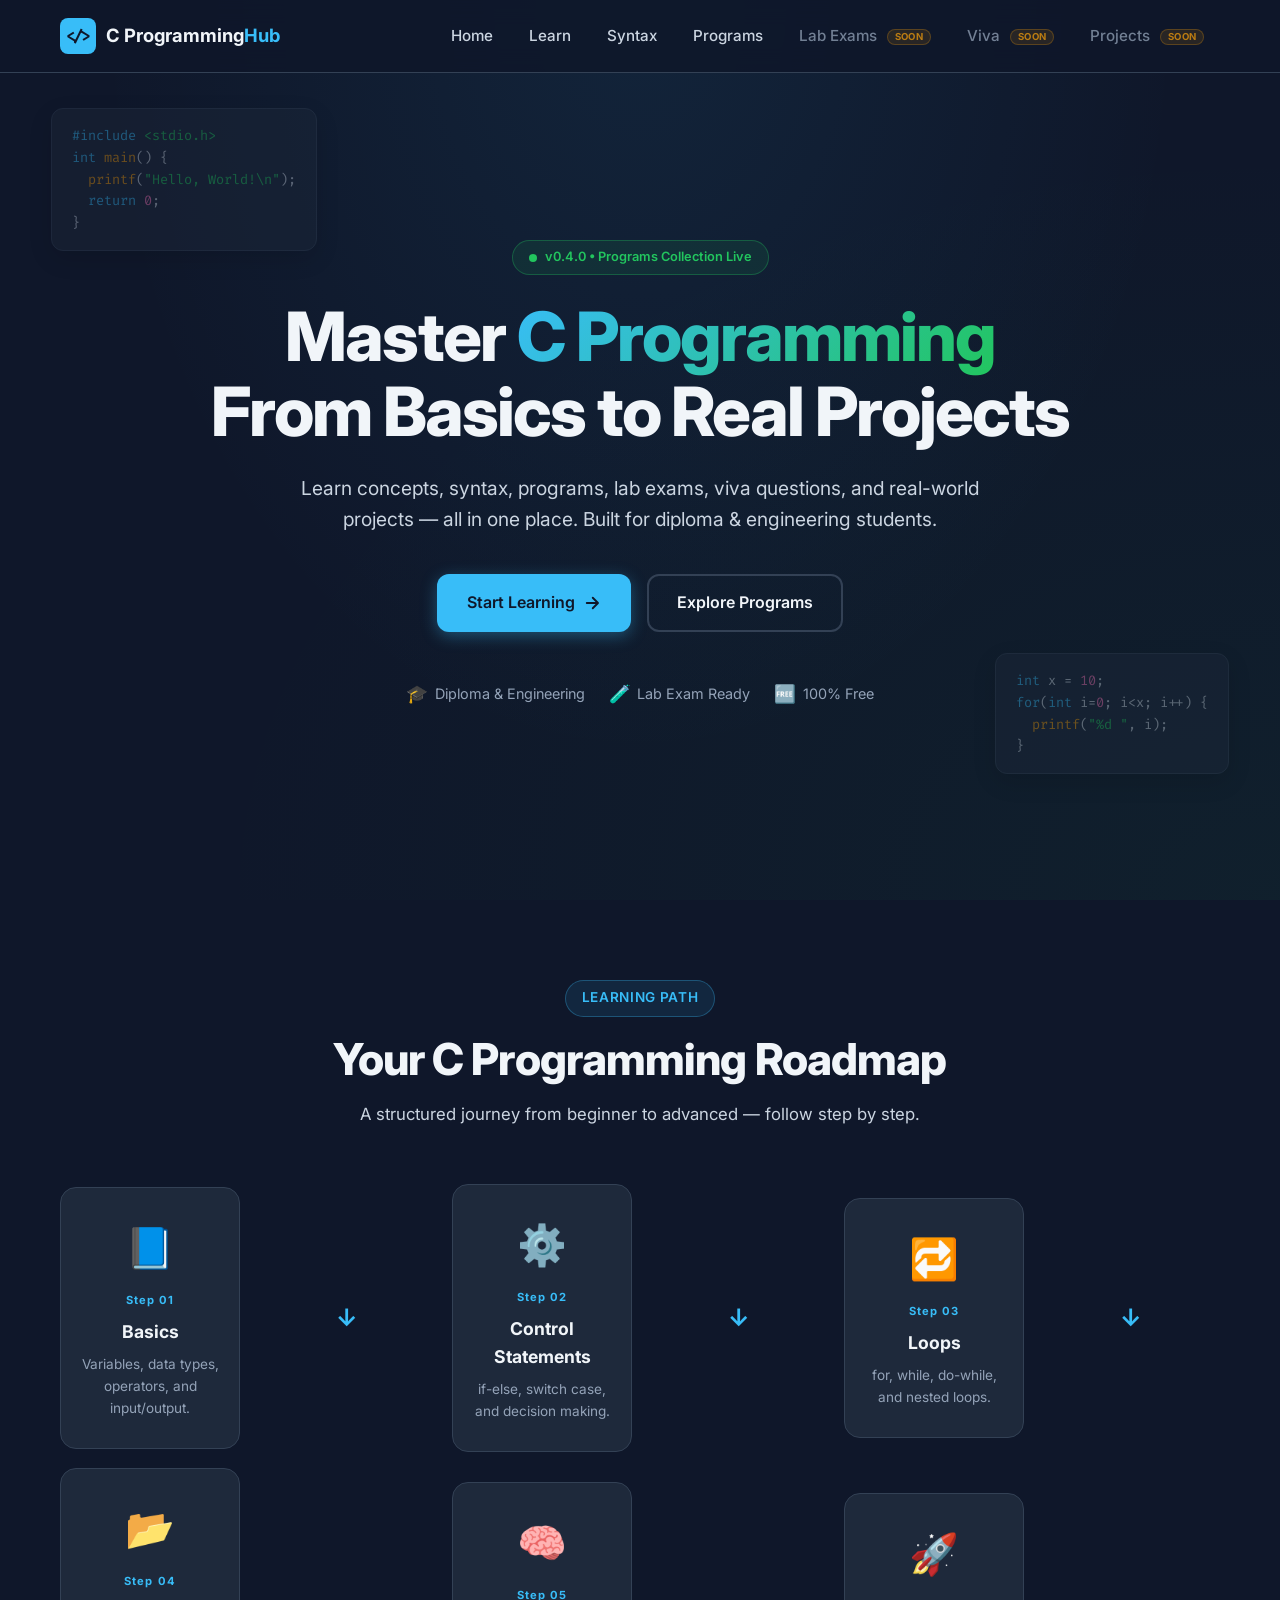
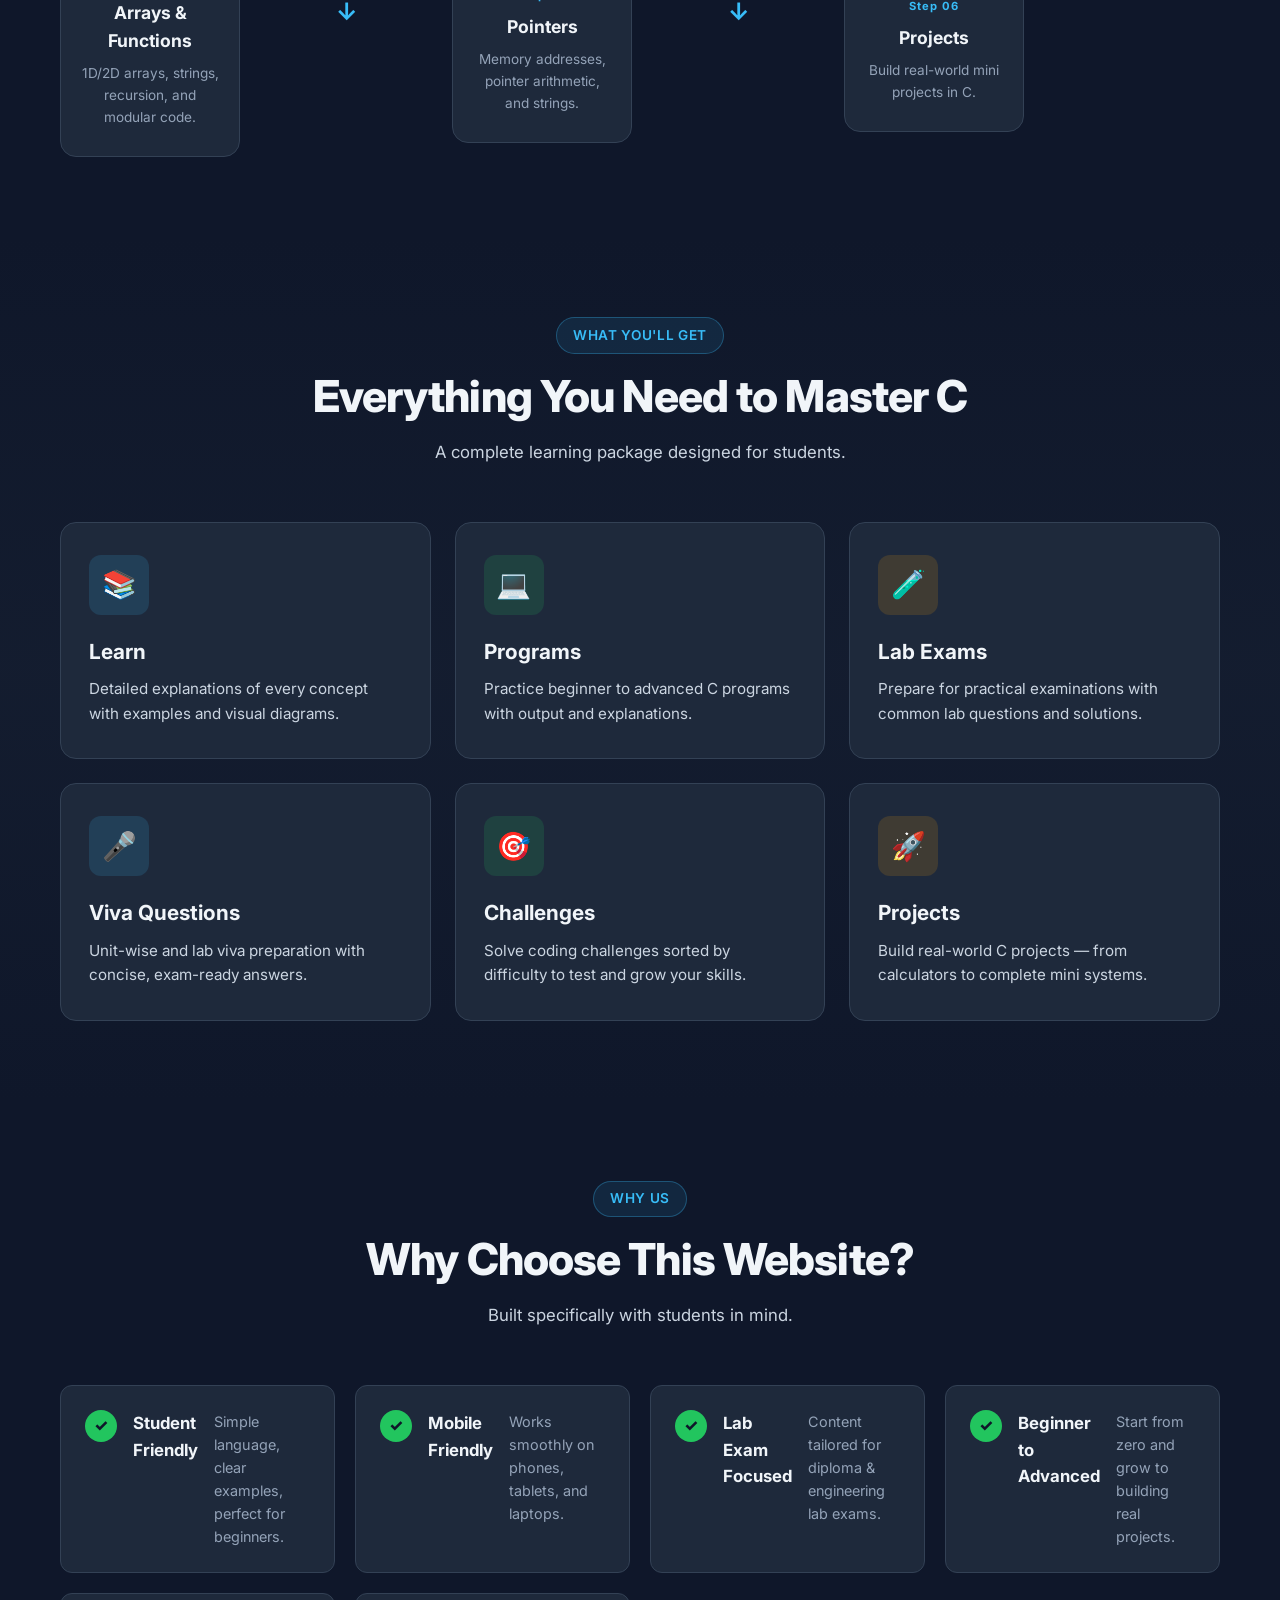
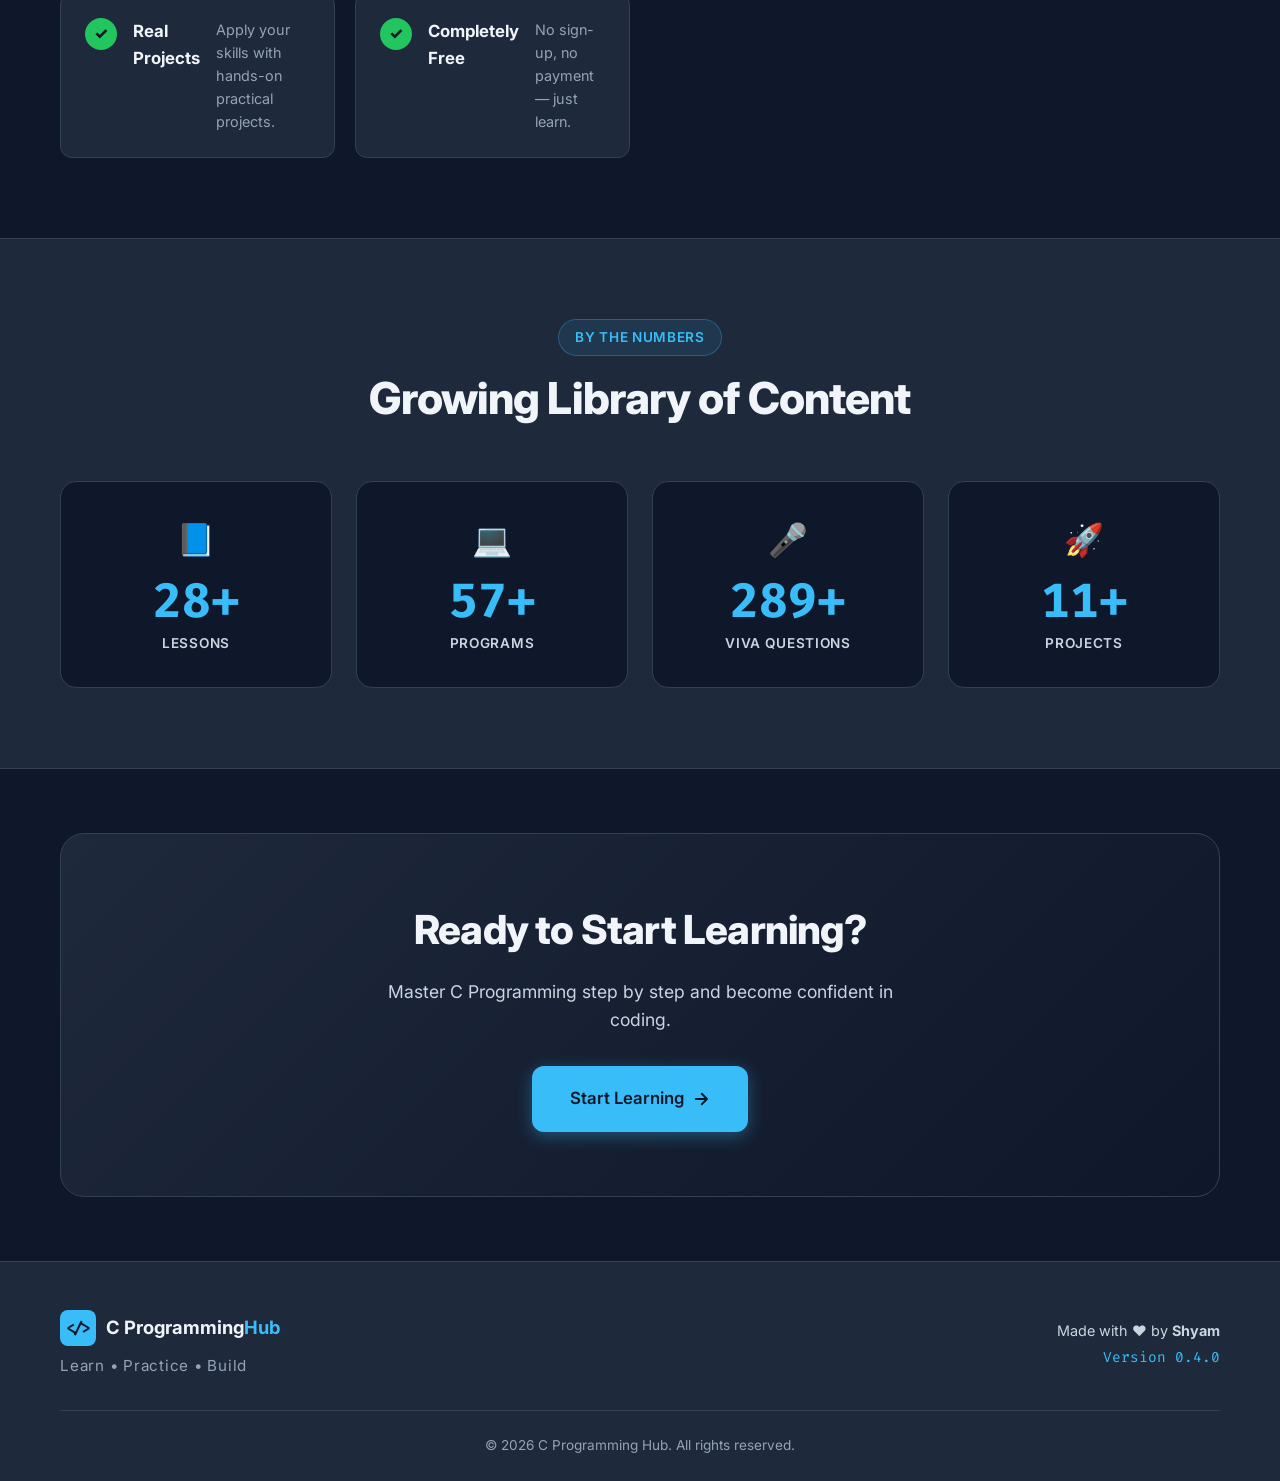
<file: index.html>
<!DOCTYPE html>
<html lang="en">
<head>
    <meta charset="UTF-8">
    <meta name="viewport" content="width=device-width, initial-scale=1.0">
    <meta name="description" content="C Programming Hub - Learn C Programming from Basics to Real Projects. Perfect for diploma and engineering students.">
    <meta name="author" content="Shyam">
    <title>C Programming Hub | Learn C from Basics to Real Projects</title>
    <link rel="stylesheet" href="css/style.css">
    <link rel="preconnect" href="https://fonts.googleapis.com">
    <link rel="preconnect" href="https://fonts.gstatic.com" crossorigin>
    <link href="https://fonts.googleapis.com/css2?family=Fira+Code:wght@400;500;600&family=Inter:wght@400;500;600;700;800&display=swap" rel="stylesheet">
</head>
<body>

    
    <nav class="navbar" id="navbar">
        <div class="container nav-container">
            <a href="index.html" class="logo">
                <span class="logo-icon">&lt;/&gt;</span>
                <span class="logo-text">C Programming<span class="logo-accent">Hub</span></span>
            </a>

            <ul class="nav-menu" id="navMenu">
                <li><a href="index.html" class="nav-link active">Home</a></li>
                <li><a href="learn.html" class="nav-link">Learn</a></li>
                <li><a href="syntax.html" class="nav-link">Syntax</a></li>
                <li><a href="programs.html" class="nav-link">Programs</a></li>
                <li><a href="#" class="nav-link nav-disabled" data-soon="Lab Exams page coming soon">Lab Exams <span class="soon-pill">Soon</span></a></li>
                <li><a href="#" class="nav-link nav-disabled" data-soon="Viva page coming soon">Viva <span class="soon-pill">Soon</span></a></li>
                <li><a href="#" class="nav-link nav-disabled" data-soon="Projects page coming soon">Projects <span class="soon-pill">Soon</span></a></li>
            </ul>

            <button class="hamburger" id="hamburger" aria-label="Toggle menu">
                <span></span>
                <span></span>
                <span></span>
            </button>
        </div>
    </nav>

    
    <section class="hero" id="home">
        <div class="hero-bg">
            <div class="code-block code-block-1">
                <span class="kw">#include</span> <span class="str">&lt;stdio.h&gt;</span><br>
                <span class="kw">int</span> <span class="fn">main</span>() {<br>
                &nbsp;&nbsp;<span class="fn">printf</span>(<span class="str">"Hello, World!\n"</span>);<br>
                &nbsp;&nbsp;<span class="kw">return</span> <span class="num">0</span>;<br>
                }
            </div>
            <div class="code-block code-block-2">
                <span class="kw">int</span> x = <span class="num">10</span>;<br>
                <span class="kw">for</span>(<span class="kw">int</span> i=<span class="num">0</span>; i&lt;x; i++) {<br>
                &nbsp;&nbsp;<span class="fn">printf</span>(<span class="str">"%d "</span>, i);<br>
                }
            </div>
        </div>

        <div class="container hero-content">
            <div class="hero-badge">
                <span class="badge-dot"></span> v0.4.0 • Programs Collection Live
            </div>
            <h1 class="hero-title">
                Master <span class="gradient-text">C Programming</span><br>
                From Basics to Real Projects
            </h1>
            <p class="hero-subtitle">
                Learn concepts, syntax, programs, lab exams, viva questions, and real-world projects — all in one place. Built for diploma &amp; engineering students.
            </p>
            <div class="hero-buttons">
                <a href="learn.html" class="btn btn-primary">
                    Start Learning
                    <svg width="18" height="18" viewBox="0 0 24 24" fill="none"><path d="M5 12h14M13 5l7 7-7 7" stroke="currentColor" stroke-width="2.5" stroke-linecap="round" stroke-linejoin="round"/></svg>
                </a>
                <a href="programs.html" class="btn btn-secondary">
                    Explore Programs
                </a>
            </div>

            <div class="hero-meta">
                <div class="meta-item"><span class="meta-icon">🎓</span> Diploma &amp; Engineering</div>
                <div class="meta-item"><span class="meta-icon">🧪</span> Lab Exam Ready</div>
                <div class="meta-item"><span class="meta-icon">🆓</span> 100% Free</div>
            </div>
        </div>
    </section>

    
    <section class="section roadmap-section" id="roadmap">
        <div class="container">
            <div class="section-header">
                <span class="section-tag">Learning Path</span>
                <h2 class="section-title">Your C Programming Roadmap</h2>
                <p class="section-subtitle">A structured journey from beginner to advanced — follow step by step.</p>
            </div>

            <div class="roadmap">
                <div class="roadmap-card" data-aos="fade-up">
                    <div class="roadmap-icon">📘</div>
                    <div class="roadmap-step">Step 01</div>
                    <h3>Basics</h3>
                    <p>Variables, data types, operators, and input/output.</p>
                </div>
                <div class="roadmap-arrow">↓</div>

                <div class="roadmap-card" data-aos="fade-up">
                    <div class="roadmap-icon">⚙️</div>
                    <div class="roadmap-step">Step 02</div>
                    <h3>Control Statements</h3>
                    <p>if-else, switch case, and decision making.</p>
                </div>
                <div class="roadmap-arrow">↓</div>

                <div class="roadmap-card" data-aos="fade-up">
                    <div class="roadmap-icon">🔁</div>
                    <div class="roadmap-step">Step 03</div>
                    <h3>Loops</h3>
                    <p>for, while, do-while, and nested loops.</p>
                </div>
                <div class="roadmap-arrow">↓</div>

                <div class="roadmap-card" data-aos="fade-up">
                    <div class="roadmap-icon">📂</div>
                    <div class="roadmap-step">Step 04</div>
                    <h3>Arrays &amp; Functions</h3>
                    <p>1D/2D arrays, strings, recursion, and modular code.</p>
                </div>
                <div class="roadmap-arrow">↓</div>

                <div class="roadmap-card" data-aos="fade-up">
                    <div class="roadmap-icon">🧠</div>
                    <div class="roadmap-step">Step 05</div>
                    <h3>Pointers</h3>
                    <p>Memory addresses, pointer arithmetic, and strings.</p>
                </div>
                <div class="roadmap-arrow">↓</div>

                <div class="roadmap-card" data-aos="fade-up">
                    <div class="roadmap-icon">🚀</div>
                    <div class="roadmap-step">Step 06</div>
                    <h3>Projects</h3>
                    <p>Build real-world mini projects in C.</p>
                </div>
            </div>
        </div>
    </section>

    
    <section class="section features-section">
        <div class="container">
            <div class="section-header">
                <span class="section-tag">What You'll Get</span>
                <h2 class="section-title">Everything You Need to Master C</h2>
                <p class="section-subtitle">A complete learning package designed for students.</p>
            </div>

            <div class="features-grid">
                <div class="feature-card">
                    <div class="feature-icon icon-cyan">📚</div>
                    <h3>Learn</h3>
                    <p>Detailed explanations of every concept with examples and visual diagrams.</p>
                </div>

                <div class="feature-card">
                    <div class="feature-icon icon-green">💻</div>
                    <h3>Programs</h3>
                    <p>Practice beginner to advanced C programs with output and explanations.</p>
                </div>

                <div class="feature-card">
                    <div class="feature-icon icon-amber">🧪</div>
                    <h3>Lab Exams</h3>
                    <p>Prepare for practical examinations with common lab questions and solutions.</p>
                </div>

                <div class="feature-card">
                    <div class="feature-icon icon-cyan">🎤</div>
                    <h3>Viva Questions</h3>
                    <p>Unit-wise and lab viva preparation with concise, exam-ready answers.</p>
                </div>

                <div class="feature-card">
                    <div class="feature-icon icon-green">🎯</div>
                    <h3>Challenges</h3>
                    <p>Solve coding challenges sorted by difficulty to test and grow your skills.</p>
                </div>

                <div class="feature-card">
                    <div class="feature-icon icon-amber">🚀</div>
                    <h3>Projects</h3>
                    <p>Build real-world C projects — from calculators to complete mini systems.</p>
                </div>
            </div>
        </div>
    </section>

    
    <section class="section why-section">
        <div class="container">
            <div class="section-header">
                <span class="section-tag">Why Us</span>
                <h2 class="section-title">Why Choose This Website?</h2>
                <p class="section-subtitle">Built specifically with students in mind.</p>
            </div>

            <div class="why-grid">
                <div class="why-box">
                    <div class="why-check">✓</div>
                    <h4>Student Friendly</h4>
                    <p>Simple language, clear examples, perfect for beginners.</p>
                </div>
                <div class="why-box">
                    <div class="why-check">✓</div>
                    <h4>Mobile Friendly</h4>
                    <p>Works smoothly on phones, tablets, and laptops.</p>
                </div>
                <div class="why-box">
                    <div class="why-check">✓</div>
                    <h4>Lab Exam Focused</h4>
                    <p>Content tailored for diploma &amp; engineering lab exams.</p>
                </div>
                <div class="why-box">
                    <div class="why-check">✓</div>
                    <h4>Beginner to Advanced</h4>
                    <p>Start from zero and grow to building real projects.</p>
                </div>
                <div class="why-box">
                    <div class="why-check">✓</div>
                    <h4>Real Projects</h4>
                    <p>Apply your skills with hands-on practical projects.</p>
                </div>
                <div class="why-box">
                    <div class="why-check">✓</div>
                    <h4>Completely Free</h4>
                    <p>No sign-up, no payment — just learn.</p>
                </div>
            </div>
        </div>
    </section>

    
    <section class="section stats-section">
        <div class="container">
            <div class="section-header">
                <span class="section-tag">By The Numbers</span>
                <h2 class="section-title">Growing Library of Content</h2>
            </div>

            <div class="stats-grid">
                <div class="stat-card">
                    <div class="stat-icon">📘</div>
                    <div class="stat-number" data-target="50">0</div>
                    <div class="stat-label">Lessons</div>
                </div>
                <div class="stat-card">
                    <div class="stat-icon">💻</div>
                    <div class="stat-number" data-target="100">0</div>
                    <div class="stat-label">Programs</div>
                </div>
                <div class="stat-card">
                    <div class="stat-icon">🎤</div>
                    <div class="stat-number" data-target="500">0</div>
                    <div class="stat-label">Viva Questions</div>
                </div>
                <div class="stat-card">
                    <div class="stat-icon">🚀</div>
                    <div class="stat-number" data-target="20">0</div>
                    <div class="stat-label">Projects</div>
                </div>
            </div>
        </div>
    </section>

    
    <section class="section cta-section" id="cta">
        <div class="container">
            <div class="cta-box">
                <div class="cta-glow"></div>
                <h2 class="cta-title">Ready to Start Learning?</h2>
                <p class="cta-subtitle">Master C Programming step by step and become confident in coding.</p>
                <a href="learn.html" class="btn btn-primary btn-lg">
                    Start Learning
                    <svg width="18" height="18" viewBox="0 0 24 24" fill="none"><path d="M5 12h14M13 5l7 7-7 7" stroke="currentColor" stroke-width="2.5" stroke-linecap="round" stroke-linejoin="round"/></svg>
                </a>
            </div>
        </div>
    </section>

    
    <footer class="footer">
        <div class="container">
            <div class="footer-content">
                <div class="footer-brand">
                    <div class="logo">
                        <span class="logo-icon">&lt;/&gt;</span>
                        <span class="logo-text">C Programming<span class="logo-accent">Hub</span></span>
                    </div>
                    <p class="footer-tagline">Learn • Practice • Build</p>
                </div>
                <div class="footer-meta">
                    <p>Made with ❤️ by <strong>Shyam</strong></p>
                    <p class="version">Version 0.4.0</p>
                </div>
            </div>
            <div class="footer-bottom">
                <p>&copy; 2026 C Programming Hub. All rights reserved.</p>
            </div>
        </div>
    </footer>

    <script src="js/main.js"></script>

    
    <div id="toast" class="toast" role="status" aria-live="polite"></div>
</body>
</html>
</file>
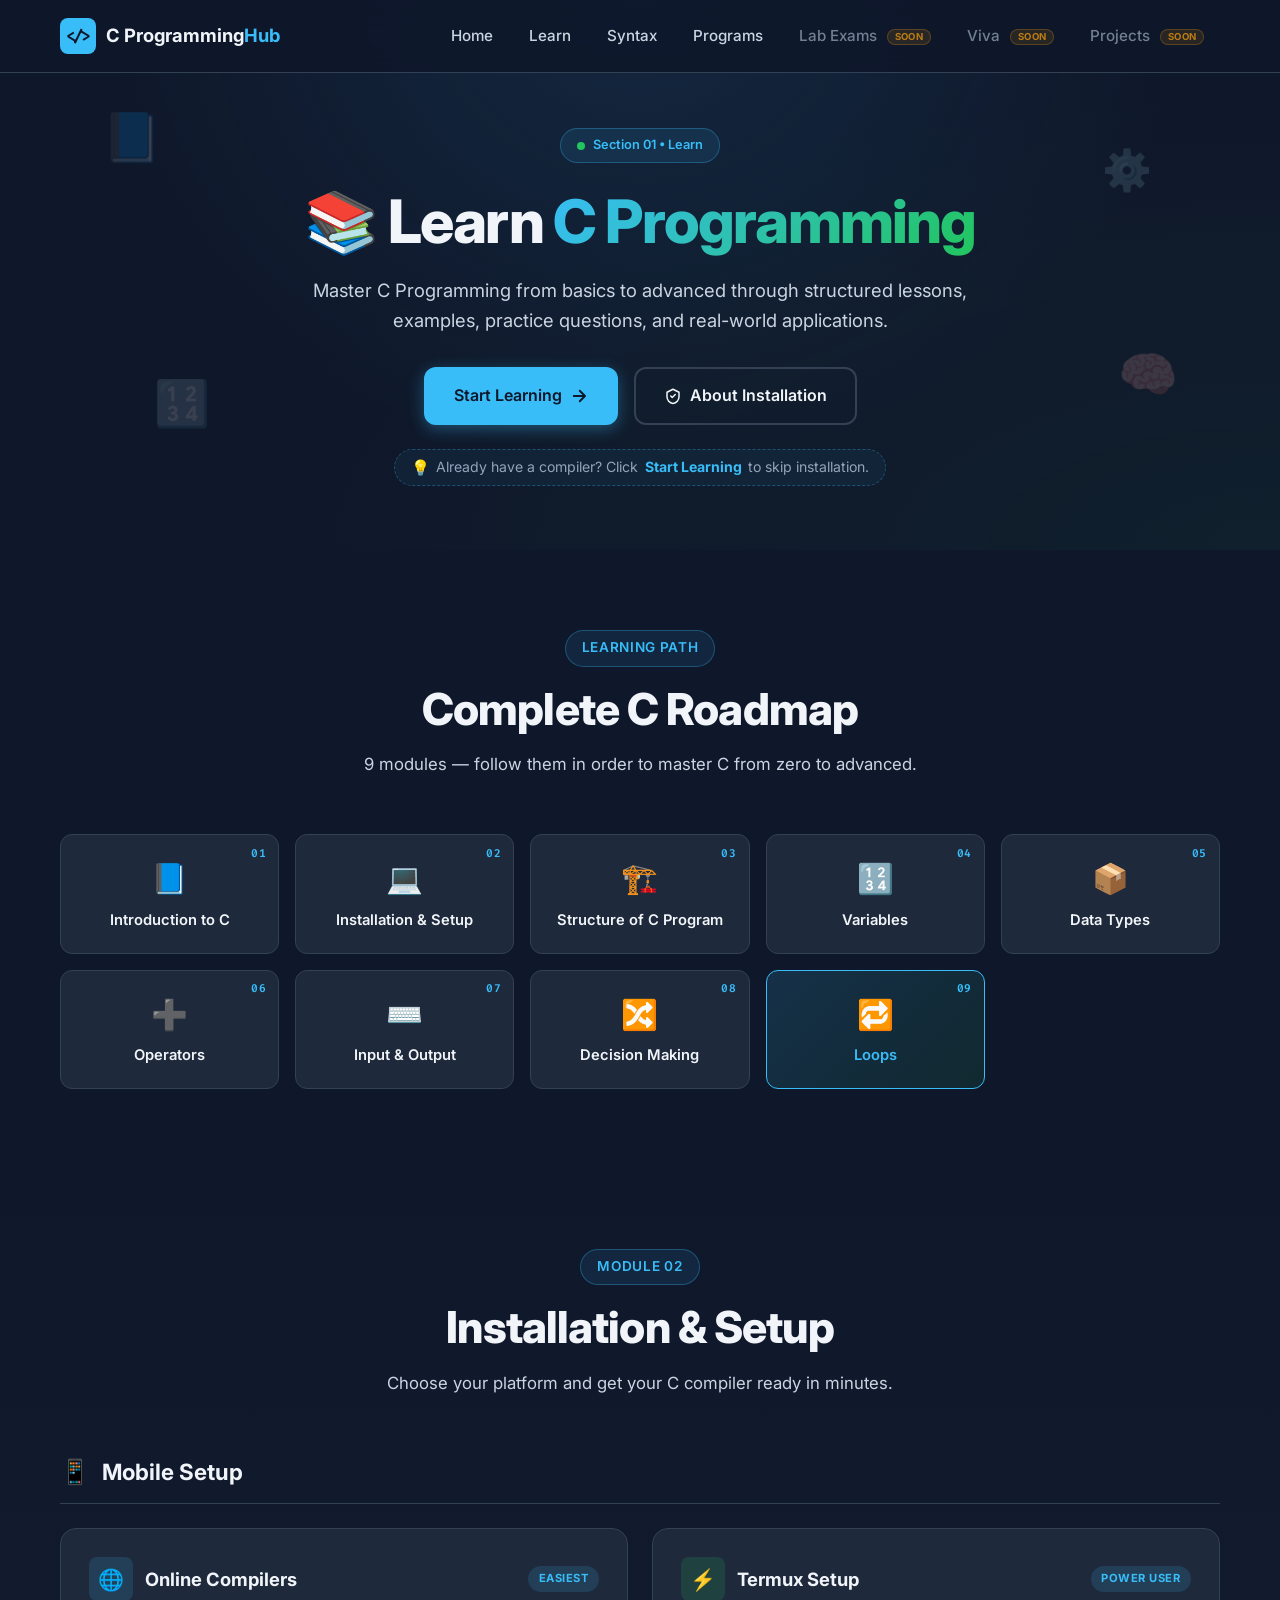
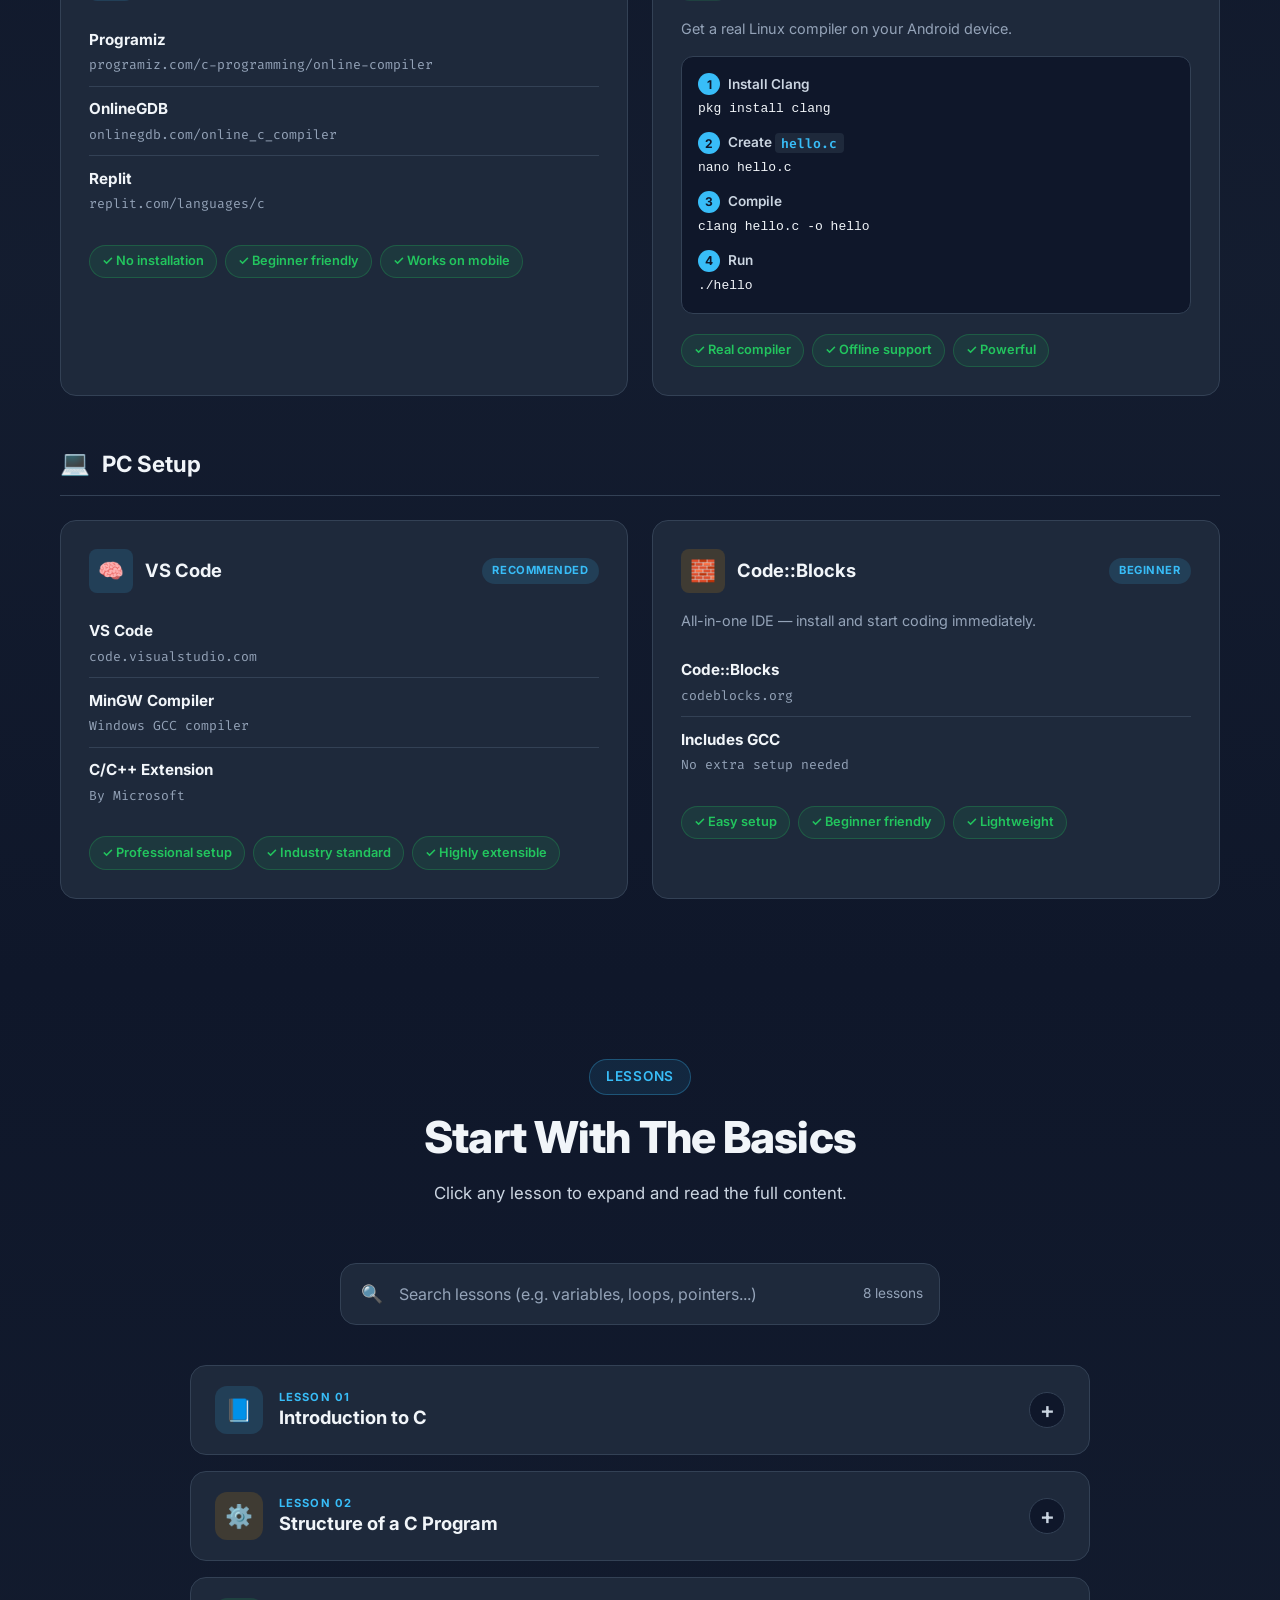
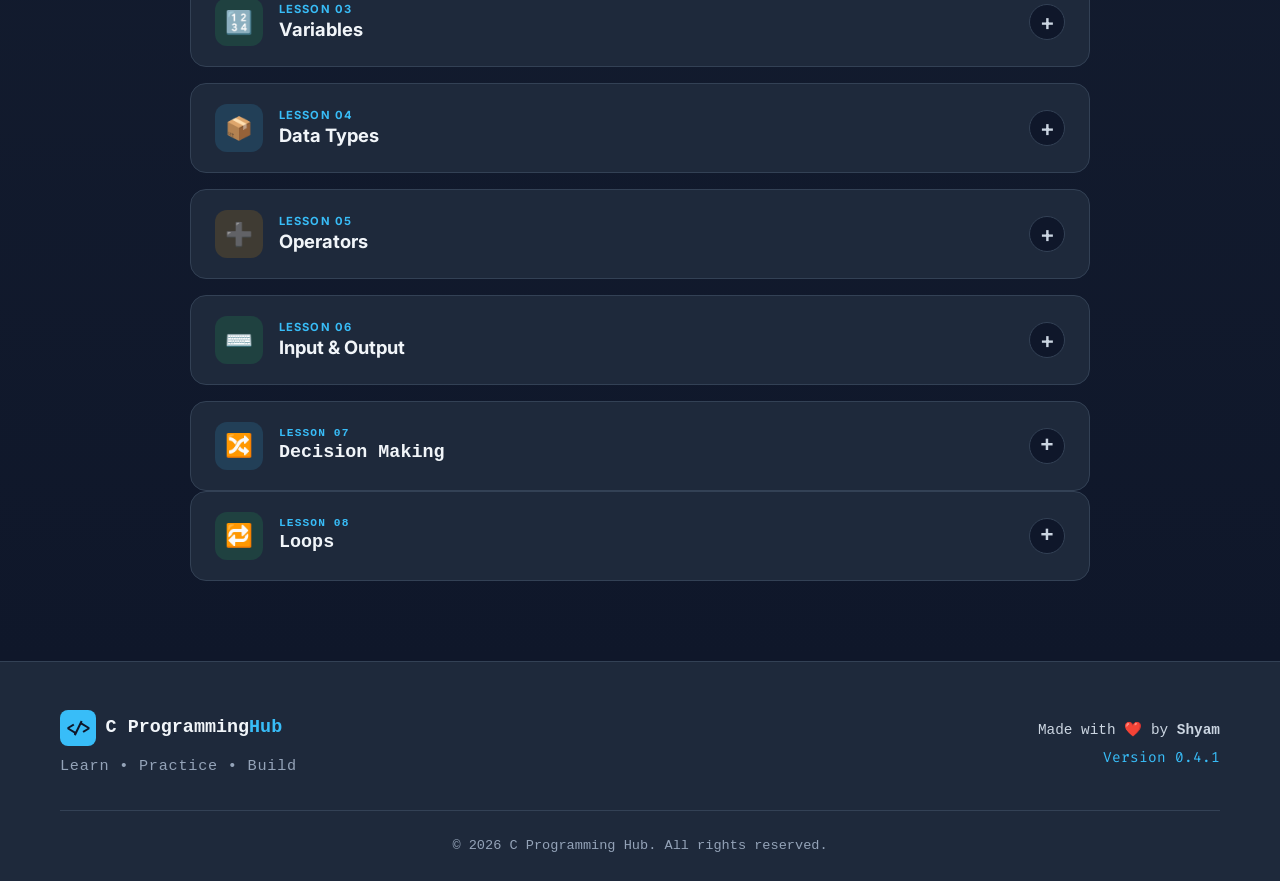
<file: learn.html>
<!DOCTYPE html>
<html lang="en">
<head>
    <meta charset="UTF-8">
    <meta name="viewport" content="width=device-width, initial-scale=1.0">
    <meta name="description" content="Learn C Programming - Structured lessons from basics to advanced, with installation guides for mobile and PC.">
    <meta name="author" content="Shyam">
    <title>Learn C Programming | C Programming Hub</title>
    <link rel="stylesheet" href="css/style.css">
    <link rel="stylesheet" href="css/learn.css">
    <link rel="preconnect" href="https://fonts.googleapis.com">
    <link rel="preconnect" href="https://fonts.gstatic.com" crossorigin>
    <link href="https://fonts.googleapis.com/css2?family=Fira+Code:wght@400;500;600&family=Inter:wght@400;500;600;700;800&display=swap" rel="stylesheet">
</head>
<body>

    <!-- ============= NAVBAR ============= -->
    <nav class="navbar" id="navbar">
        <div class="container nav-container">
            <a href="index.html" class="logo">
                <span class="logo-icon">&lt;/&gt;</span>
                <span class="logo-text">C Programming<span class="logo-accent">Hub</span></span>
            </a>

            <ul class="nav-menu" id="navMenu">
                <li><a href="index.html" class="nav-link">Home</a></li>
                <li><a href="learn.html" class="nav-link active">Learn</a></li>
                <li><a href="syntax.html" class="nav-link">Syntax</a></li>
                <li><a href="programs.html" class="nav-link">Programs</a></li>
                <li><a href="#" class="nav-link nav-disabled" data-soon="Lab Exams page coming soon">Lab Exams <span class="soon-pill">Soon</span></a></li>
                <li><a href="#" class="nav-link nav-disabled" data-soon="Viva page coming soon">Viva <span class="soon-pill">Soon</span></a></li>
                <li><a href="#" class="nav-link nav-disabled" data-soon="Projects page coming soon">Projects <span class="soon-pill">Soon</span></a></li>
            </ul>

            <button class="hamburger" id="hamburger" aria-label="Toggle menu">
                <span></span>
                <span></span>
                <span></span>
            </button>
        </div>
    </nav>

    <!-- ============= LEARN HERO ============= -->
    <section class="page-hero">
        <div class="page-hero-bg">
            <div class="floating-icon fi-1">📘</div>
            <div class="floating-icon fi-2">⚙️</div>
            <div class="floating-icon fi-3">🔢</div>
            <div class="floating-icon fi-4">🧠</div>
        </div>
        <div class="container page-hero-content">
            <div class="page-badge">
                <span class="badge-dot"></span> Section 01 • Learn
            </div>
            <h1 class="page-title">
                📚 Learn <span class="gradient-text">C Programming</span>
            </h1>
            <p class="page-subtitle">
                Master C Programming from basics to advanced through structured lessons, examples, practice questions, and real-world applications.
            </p>
            <div class="hero-buttons">
                <a href="#lessons" class="btn btn-primary">
                    Start Learning
                    <svg width="18" height="18" viewBox="0 0 24 24" fill="none"><path d="M5 12h14M13 5l7 7-7 7" stroke="currentColor" stroke-width="2.5" stroke-linecap="round" stroke-linejoin="round"/></svg>
                </a>
                <a href="#setup" class="btn btn-secondary">
                    <svg width="18" height="18" viewBox="0 0 24 24" fill="none"><path d="M12 3l8 4v6c0 4.5-3.4 8.4-8 9-4.6-.6-8-4.5-8-9V7l8-4z" stroke="currentColor" stroke-width="2" stroke-linecap="round" stroke-linejoin="round"/><path d="M9 12l2 2 4-4" stroke="currentColor" stroke-width="2" stroke-linecap="round" stroke-linejoin="round"/></svg>
                    About Installation
                </a>
            </div>
            <p class="hero-button-hint">
                <span class="hint-icon">💡</span>
                Already have a compiler? Click <strong>Start Learning</strong> to skip installation.
            </p>
        </div>
    </section>

    <!-- ============= LEARNING ROADMAP ============= -->
    <section class="section" id="roadmap">
        <div class="container">
            <div class="section-header">
                <span class="section-tag">Learning Path</span>
                <h2 class="section-title">Complete C Roadmap</h2>
                <p class="section-subtitle">9 modules — follow them in order to master C from zero to advanced.</p>
            </div>

            <div class="learn-roadmap">
                <div class="lr-card"><span class="lr-num">01</span><span class="lr-icon">📘</span><h4>Introduction to C</h4></div>
                <div class="lr-card"><span class="lr-num">02</span><span class="lr-icon">💻</span><h4>Installation &amp; Setup</h4></div>
                <div class="lr-card"><span class="lr-num">03</span><span class="lr-icon">🏗️</span><h4>Structure of C Program</h4></div>
                <div class="lr-card"><span class="lr-num">04</span><span class="lr-icon">🔢</span><h4>Variables</h4></div>
                <div class="lr-card"><span class="lr-num">05</span><span class="lr-icon">📦</span><h4>Data Types</h4></div>
                <div class="lr-card"><span class="lr-num">06</span><span class="lr-icon">➕</span><h4>Operators</h4></div>
                <div class="lr-card"><span class="lr-num">07</span><span class="lr-icon">⌨️</span><h4>Input &amp; Output</h4></div>
                <div class="lr-card"><span class="lr-num">08</span><span class="lr-icon">🔀</span><h4>Decision Making</h4></div>
                <div class="lr-card highlight"><span class="lr-num">09</span><span class="lr-icon">🔁</span><h4>Loops</h4></div>
            </div>
        </div>
    </section>

    <!-- ============= INSTALLATION & SETUP ============= -->
    <section class="section setup-section" id="setup">
        <div class="container">
            <div class="section-header">
                <span class="section-tag">Module 02</span>
                <h2 class="section-title">Installation &amp; Setup</h2>
                <p class="section-subtitle">Choose your platform and get your C compiler ready in minutes.</p>
            </div>

            <!-- MOBILE SETUP -->
            <div class="setup-group">
                <div class="setup-group-header">
                    <span class="setup-group-icon">📱</span>
                    <h3>Mobile Setup</h3>
                </div>

                <div class="setup-grid">
                    <!-- Online Compilers -->
                    <div class="setup-card">
                        <div class="setup-card-head">
                            <span class="setup-card-icon icon-cyan">🌐</span>
                            <h4>Online Compilers</h4>
                            <span class="setup-badge">Easiest</span>
                        </div>
                        <ul class="tool-list">
                            <li>
                                <strong>Programiz</strong>
                                <span>programiz.com/c-programming/online-compiler</span>
                            </li>
                            <li>
                                <strong>OnlineGDB</strong>
                                <span>onlinegdb.com/online_c_compiler</span>
                            </li>
                            <li>
                                <strong>Replit</strong>
                                <span>replit.com/languages/c</span>
                            </li>
                        </ul>
                        <ul class="benefit-list">
                            <li>✓ No installation</li>
                            <li>✓ Beginner friendly</li>
                            <li>✓ Works on mobile</li>
                        </ul>
                    </div>

                    <!-- Termux -->
                    <div class="setup-card">
                        <div class="setup-card-head">
                            <span class="setup-card-icon icon-green">⚡</span>
                            <h4>Termux Setup</h4>
                            <span class="setup-badge">Power User</span>
                        </div>
                        <p class="setup-desc">Get a real Linux compiler on your Android device.</p>
                        <div class="code-block-wrap">
                            <div class="code-step">
                                <span class="step-num">1</span>
                                <span class="step-label">Install Clang</span>
                            </div>
                            <pre><code>pkg install clang</code></pre>

                            <div class="code-step">
                                <span class="step-num">2</span>
                                <span class="step-label">Create <code>hello.c</code></span>
                            </div>
                            <pre><code>nano hello.c</code></pre>

                            <div class="code-step">
                                <span class="step-num">3</span>
                                <span class="step-label">Compile</span>
                            </div>
                            <pre><code>clang hello.c -o hello</code></pre>

                            <div class="code-step">
                                <span class="step-num">4</span>
                                <span class="step-label">Run</span>
                            </div>
                            <pre><code>./hello</code></pre>
                        </div>
                        <ul class="benefit-list">
                            <li>✓ Real compiler</li>
                            <li>✓ Offline support</li>
                            <li>✓ Powerful</li>
                        </ul>
                    </div>
                </div>
            </div>

            <!-- PC SETUP -->
            <div class="setup-group">
                <div class="setup-group-header">
                    <span class="setup-group-icon">💻</span>
                    <h3>PC Setup</h3>
                </div>

                <div class="setup-grid">
                    <!-- VS Code -->
                    <div class="setup-card">
                        <div class="setup-card-head">
                            <span class="setup-card-icon icon-cyan">🧠</span>
                            <h4>VS Code</h4>
                            <span class="setup-badge">Recommended</span>
                        </div>
                        <ul class="tool-list">
                            <li>
                                <strong>VS Code</strong>
                                <span>code.visualstudio.com</span>
                            </li>
                            <li>
                                <strong>MinGW Compiler</strong>
                                <span>Windows GCC compiler</span>
                            </li>
                            <li>
                                <strong>C/C++ Extension</strong>
                                <span>By Microsoft</span>
                            </li>
                        </ul>
                        <ul class="benefit-list">
                            <li>✓ Professional setup</li>
                            <li>✓ Industry standard</li>
                            <li>✓ Highly extensible</li>
                        </ul>
                    </div>

                    <!-- Code::Blocks -->
                    <div class="setup-card">
                        <div class="setup-card-head">
                            <span class="setup-card-icon icon-amber">🧱</span>
                            <h4>Code::Blocks</h4>
                            <span class="setup-badge">Beginner</span>
                        </div>
                        <p class="setup-desc">All-in-one IDE — install and start coding immediately.</p>
                        <ul class="tool-list">
                            <li>
                                <strong>Code::Blocks</strong>
                                <span>codeblocks.org</span>
                            </li>
                            <li>
                                <strong>Includes GCC</strong>
                                <span>No extra setup needed</span>
                            </li>
                        </ul>
                        <ul class="benefit-list">
                            <li>✓ Easy setup</li>
                            <li>✓ Beginner friendly</li>
                            <li>✓ Lightweight</li>
                        </ul>
                    </div>
                </div>
            </div>
        </div>
    </section>

    <!-- ============= LESSON MODULES ============= -->
    <section class="section lessons-section" id="lessons">
        <div class="container">
            <div class="section-header">
                <span class="section-tag">Lessons</span>
                <h2 class="section-title">Start With The Basics</h2>
                <p class="section-subtitle">Click any lesson to expand and read the full content.</p>
            </div>

            <!-- SEARCH -->
            <div class="search-box">
                <span class="search-icon">🔍</span>
                <input type="search" id="lessonSearch" placeholder="Search lessons (e.g. variables, loops, pointers...)" aria-label="Search lessons">
                <button class="search-clear" id="searchClear" aria-label="Clear search">×</button>
                <span class="search-count" id="searchCount"></span>
            </div>

            <div class="lessons-list" id="lessonsList">

                <!-- LESSON 1: INTRODUCTION TO C -->
                <article class="lesson-card" data-lesson="introduction" data-keywords="intro introduction basics history features applications">
                    <button class="lesson-header" aria-expanded="false">
                        <div class="lesson-head-left">
                            <span class="lesson-icon icon-cyan">📘</span>
                            <div>
                                <span class="lesson-number">Lesson 01</span>
                                <h3>Introduction to C</h3>
                            </div>
                        </div>
                        <span class="lesson-toggle" aria-hidden="true">+</span>
                    </button>

                    <div class="lesson-body">
                        <!-- 1. Introduction -->
                        <div class="lesson-section">
                            <h4>1. Introduction</h4>
                            <p>C is a powerful general-purpose <strong>procedural programming language</strong> developed in the early 1970s. It is the foundation for many modern languages like C++, Java, and Python. Learning C gives you a deep understanding of how software really works at the hardware level.</p>
                        </div>

                        <!-- 2. Theory -->
                        <div class="lesson-section">
                            <h4>2. Theory</h4>
                            <div class="theory-grid">
                                <div class="theory-item">
                                    <h5>What is C?</h5>
                                    <p>A structured, low-level programming language used to develop operating systems, embedded systems, compilers, and applications that require direct hardware manipulation.</p>
                                </div>
                                <div class="theory-item">
                                    <h5>History of C</h5>
                                    <p>Developed by <strong>Dennis Ritchie</strong> at Bell Labs in <strong>1972</strong>. It was built to rewrite the UNIX operating system. Later standardized by ANSI (C89) and ISO (C99, C11, C17).</p>
                                </div>
                                <div class="theory-item">
                                    <h5>Features of C</h5>
                                    <ul>
                                        <li>Simple and efficient</li>
                                        <li>Fast execution speed</li>
                                        <li>Rich set of built-in operators</li>
                                        <li>Modular — supports functions</li>
                                        <li>Portable across platforms</li>
                                    </ul>
                                </div>
                                <div class="theory-item">
                                    <h5>Applications of C</h5>
                                    <ul>
                                        <li>Operating Systems (UNIX, Windows, Linux kernel)</li>
                                        <li>Embedded systems &amp; IoT devices</li>
                                        <li>Compilers and interpreters</li>
                                        <li>Databases (MySQL, PostgreSQL)</li>
                                        <li>Game engines and drivers</li>
                                    </ul>
                                </div>
                            </div>
                        </div>

                        <!-- 3. Syntax -->
                        <div class="lesson-section">
                            <h4>3. Syntax</h4>
                            <p>The simplest valid C program prints a message to the screen:</p>
                            <pre class="code"><code>#include &lt;stdio.h&gt;

int main() {
    printf("Hello, World!");
    return 0;
}</code></pre>
                        </div>

                        <!-- 4. Example -->
                        <div class="lesson-section">
                            <h4>4. Example</h4>
                            <pre class="code"><code>#include &lt;stdio.h&gt;

int main() {
    printf("Welcome to C Programming Hub!\n");
    printf("C is the mother of all modern languages.\n");
    return 0;
}</code></pre>
                        </div>

                        <!-- 5. Output -->
                        <div class="lesson-section">
                            <h4>5. Output</h4>
                            <pre class="output"><code>Welcome to C Programming Hub!
C is the mother of all modern languages.</code></pre>
                        </div>

                        <!-- 6. Common Mistakes -->
                        <div class="lesson-section">
                            <h4>6. Common Mistakes</h4>
                            <div class="mistake-box">
                                <div class="mistake-item">❌ Forgetting <code>#include &lt;stdio.h&gt;</code> at the top of the file.</div>
                                <div class="mistake-item">❌ Misspelling <code>main</code> as <code>mian</code> or <code>Main</code>.</div>
                                <div class="mistake-item">❌ Missing curly braces <code>{ }</code> around the function body.</div>
                                <div class="mistake-item">❌ Not adding a semicolon at the end of statements.</div>
                            </div>
                        </div>

                        <!-- 7. Practice Questions -->
                        <div class="lesson-section">
                            <h4>7. Practice Questions</h4>
                            <ol class="practice-list">
                                <li>Print the message: <em>"I am learning C"</em>.</li>
                                <li>Print your full name and college name on separate lines.</li>
                                <li>Print three lines describing why you want to learn C.</li>
                            </ol>
                        </div>
                    </div>
                </article>

                <!-- LESSON 2: STRUCTURE OF C PROGRAM -->
                <article class="lesson-card" data-lesson="structure" data-keywords="structure program main header include return">
                    <button class="lesson-header" aria-expanded="false">
                        <div class="lesson-head-left">
                            <span class="lesson-icon icon-amber">⚙️</span>
                            <div>
                                <span class="lesson-number">Lesson 02</span>
                                <h3>Structure of a C Program</h3>
                            </div>
                        </div>
                        <span class="lesson-toggle" aria-hidden="true">+</span>
                    </button>

                    <div class="lesson-body">
                        <div class="lesson-section">
                            <h4>1. Introduction</h4>
                            <p>Every C program follows a specific structure. Understanding each part — header files, the <code>main()</code> function, statements, and the return value — is essential before writing your own programs.</p>
                        </div>

                        <div class="lesson-section">
                            <h4>2. Theory</h4>
                            <p>A C program is built from these building blocks:</p>
                            <ul>
                                <li><strong>Header Files</strong> — Bring in declarations for functions like <code>printf</code> and <code>scanf</code>.</li>
                                <li><strong>main() function</strong> — The entry point where execution begins.</li>
                                <li><strong>Statements</strong> — Instructions ending with a semicolon <code>;</code>.</li>
                                <li><strong>return 0;</strong> — Signals that the program ended successfully.</li>
                            </ul>
                        </div>

                        <div class="lesson-section">
                            <h4>3. Syntax</h4>
                            <pre class="code"><code>#include &lt;stdio.h&gt;

int main()
{
    printf("Hello World");
    return 0;
}</code></pre>
                        </div>

                        <div class="lesson-section">
                            <h4>4. Example (line-by-line explanation)</h4>
                            <pre class="code"><code>#include &lt;stdio.h&gt;   // Header file for input/output functions

int main()              // Entry point of every C program
{                       // Start of main function
    printf("Hello World");   // Prints Hello World on screen
    return 0;           // Returns 0 to the OS (success)
}                       // End of main function</code></pre>
                            <div class="explain-grid">
                                <div class="explain-item">
                                    <span class="explain-line">#include &lt;stdio.h&gt;</span>
                                    <p>Includes the <strong>Standard Input Output</strong> header so we can use <code>printf</code>.</p>
                                </div>
                                <div class="explain-item">
                                    <span class="explain-line">int main()</span>
                                    <p>Every C program must have <code>main()</code>. <code>int</code> means it returns an integer.</p>
                                </div>
                                <div class="explain-item">
                                    <span class="explain-line">{ }</span>
                                    <p>Curly braces group multiple statements into one block — the function body.</p>
                                </div>
                                <div class="explain-item">
                                    <span class="explain-line">printf(...)</span>
                                    <p>Function that prints text to the screen. Arguments go inside parentheses.</p>
                                </div>
                                <div class="explain-item">
                                    <span class="explain-line">return 0;</span>
                                    <p>Returns <code>0</code> to the operating system — convention for "program ran successfully".</p>
                                </div>
                                <div class="explain-item">
                                    <span class="explain-line">;</span>
                                    <p>Semicolons terminate every statement. Forgetting one is the #1 cause of errors!</p>
                                </div>
                            </div>
                        </div>

                        <div class="lesson-section">
                            <h4>5. Output</h4>
                            <pre class="output"><code>Hello World</code></pre>
                        </div>

                        <div class="lesson-section">
                            <h4>6. Common Mistakes</h4>
                            <div class="mistake-box">
                                <div class="mistake-item">❌ Missing semicolon after <code>printf("Hello World")</code>.</div>
                                <div class="mistake-item">❌ Writing <code>Main()</code> with capital M — C is case-sensitive.</div>
                                <div class="mistake-item">❌ Forgetting to close curly brace <code>}</code> at the end.</div>
                                <div class="mistake-item">❌ Using <code>Printf</code> instead of <code>printf</code>.</div>
                            </div>
                        </div>

                        <div class="lesson-section">
                            <h4>7. Practice Questions</h4>
                            <ol class="practice-list">
                                <li>Write a program that prints your name.</li>
                                <li>Print your college name on one line and your branch on the next.</li>
                                <li>Print a 3-line self-introduction using <code>printf</code>.</li>
                            </ol>
                        </div>
                    </div>
                </article>

                <!-- LESSON 3: VARIABLES -->
                <article class="lesson-card" data-lesson="variables" data-keywords="variables declaration naming rules int float char">
                    <button class="lesson-header" aria-expanded="false">
                        <div class="lesson-head-left">
                            <span class="lesson-icon icon-green">🔢</span>
                            <div>
                                <span class="lesson-number">Lesson 03</span>
                                <h3>Variables</h3>
                            </div>
                        </div>
                        <span class="lesson-toggle" aria-hidden="true">+</span>
                    </button>

                    <div class="lesson-body">
                        <div class="lesson-section">
                            <h4>1. Introduction</h4>
                            <p>Variables are <strong>named containers</strong> that store data in memory. Every variable has a type, a name, and a value that can change during program execution.</p>
                        </div>

                        <div class="lesson-section">
                            <h4>2. Theory</h4>
                            <div class="theory-grid">
                                <div class="theory-item">
                                    <h5>Definition</h5>
                                    <p>A variable is a name given to a memory location that holds a value of a specific type.</p>
                                </div>
                                <div class="theory-item">
                                    <h5>Declaration</h5>
                                    <p>Variables must be declared before use with the syntax: <code>type name = value;</code></p>
                                </div>
                                <div class="theory-item">
                                    <h5>Rules for Naming</h5>
                                    <ul>
                                        <li>Must begin with a letter or underscore (<code>_</code>)</li>
                                        <li>Can contain letters, digits, and underscores only</li>
                                        <li>Cannot be a reserved keyword (<code>int</code>, <code>return</code>, …)</li>
                                        <li>Case-sensitive: <code>Age</code> ≠ <code>age</code></li>
                                        <li>No spaces or special characters (!, @, #)</li>
                                    </ul>
                                </div>
                                <div class="theory-item">
                                    <h5>Naming Conventions</h5>
                                    <ul>
                                        <li>Use meaningful names: <code>age</code>, not <code>a</code></li>
                                        <li>Use lowercase with underscores: <code>student_name</code></li>
                                        <li>Avoid single-letter names except in loops</li>
                                        <li>Constants use UPPERCASE: <code>MAX_VALUE</code></li>
                                    </ul>
                                </div>
                            </div>
                        </div>

                        <div class="lesson-section">
                            <h4>3. Syntax</h4>
                            <pre class="code"><code>data_type variable_name = value;</code></pre>
                            <p>Examples of declarations:</p>
                            <pre class="code"><code>int age = 18;
float marks = 89.5;
char grade = 'A';</code></pre>
                        </div>

                        <div class="lesson-section">
                            <h4>4. Example</h4>
                            <pre class="code"><code>#include &lt;stdio.h&gt;

int main() {
    int age = 20;
    float percentage = 86.5;
    char grade = 'A';

    printf("Age: %d\n", age);
    printf("Percentage: %.2f\n", percentage);
    printf("Grade: %c\n", grade);

    return 0;
}</code></pre>
                        </div>

                        <div class="lesson-section">
                            <h4>5. Output</h4>
                            <pre class="output"><code>Age: 20
Percentage: 86.50
Grade: A</code></pre>
                        </div>

                        <div class="lesson-section">
                            <h4>6. Common Mistakes</h4>
                            <div class="mistake-box">
                                <div class="mistake-item">❌ <code>int 2age = 20;</code> — variable name can't start with a digit.</div>
                                <div class="mistake-item">❌ <code>char grade = "A";</code> — use single quotes for chars, not double.</div>
                                <div class="mistake-item">❌ Using a variable before declaring it.</div>
                                <div class="mistake-item">❌ Wrong format specifier: <code>%d</code> for float, <code>%f</code> for int.</div>
                            </div>
                        </div>

                        <div class="lesson-section">
                            <h4>7. Practice Questions</h4>
                            <ol class="practice-list">
                                <li>Create a variable <code>age</code> and store your age. Print it.</li>
                                <li>Store your name, age, and percentage in three variables and print all.</li>
                                <li>Swap two integer variables <code>a</code> and <code>b</code> using a third variable.</li>
                            </ol>
                        </div>
                    </div>
                </article>

                <!-- LESSON 4: DATA TYPES -->
                <article class="lesson-card" data-lesson="data-types" data-keywords="data types int float double char void size memory storage integer character floating point">
                    <button class="lesson-header" aria-expanded="false">
                        <div class="lesson-head-left">
                            <span class="lesson-icon icon-cyan">📦</span>
                            <div>
                                <span class="lesson-number">Lesson 04</span>
                                <h3>Data Types</h3>
                            </div>
                        </div>
                        <span class="lesson-toggle" aria-hidden="true">+</span>
                    </button>

                    <div class="lesson-body">
                        <div class="lesson-section">
                            <h4>1. Introduction</h4>
                            <p>Every variable in C must have a <strong>data type</strong>. The data type tells the compiler what kind of data the variable will store (whole numbers, decimals, characters, or nothing) and how much memory to reserve. Choosing the right data type makes your program faster and more memory-efficient.</p>
                        </div>

                        <div class="lesson-section">
                            <h4>2. Theory</h4>
                            <p>C has <strong>4 primary data types</strong> plus <code>void</code>. They are the building blocks for all other types in C.</p>

                            <!-- INT -->
                            <div class="type-card t-cyan">
                                <div class="type-card-head">
                                    <h5>int</h5>
                                    <span class="type-badge">Integer</span>
                                </div>
                                <div class="type-meta">
                                    <div class="type-meta-item">
                                        <span class="type-meta-label">Size</span>
                                        <span class="type-meta-value">2 or 4 bytes</span>
                                    </div>
                                    <div class="type-meta-item">
                                        <span class="type-meta-label">Range (typical)</span>
                                        <span class="type-meta-value">-32,768 to 32,767</span>
                                    </div>
                                    <div class="type-meta-item">
                                        <span class="type-meta-label">Format</span>
                                        <span class="type-meta-value">%d</span>
                                    </div>
                                </div>
                                <p><strong>Definition:</strong> Stores whole numbers (no decimal point) like 10, -5, 0, 1000.</p>
                                <p><strong>Syntax:</strong> <code>int age = 20;</code></p>
                                <p><strong>Usage:</strong> Counts, indexes, ages, marks — anywhere a decimal is not needed.</p>
                            </div>

                            <!-- FLOAT -->
                            <div class="type-card t-green">
                                <div class="type-card-head">
                                    <h5>float</h5>
                                    <span class="type-badge">Decimal</span>
                                </div>
                                <div class="type-meta">
                                    <div class="type-meta-item">
                                        <span class="type-meta-label">Size</span>
                                        <span class="type-meta-value">4 bytes</span>
                                    </div>
                                    <div class="type-meta-item">
                                        <span class="type-meta-label">Precision</span>
                                        <span class="type-meta-value">~6 decimals</span>
                                    </div>
                                    <div class="type-meta-item">
                                        <span class="type-meta-label">Format</span>
                                        <span class="type-meta-value">%f</span>
                                    </div>
                                </div>
                                <p><strong>Definition:</strong> Stores single-precision floating-point numbers (decimals).</p>
                                <p><strong>Syntax:</strong> <code>float price = 19.99f;</code></p>
                                <p><strong>Usage:</strong> Temperatures, prices, percentages where ~6 digit precision is enough.</p>
                            </div>

                            <!-- DOUBLE -->
                            <div class="type-card t-amber">
                                <div class="type-card-head">
                                    <h5>double</h5>
                                    <span class="type-badge">High Precision</span>
                                </div>
                                <div class="type-meta">
                                    <div class="type-meta-item">
                                        <span class="type-meta-label">Size</span>
                                        <span class="type-meta-value">8 bytes</span>
                                    </div>
                                    <div class="type-meta-item">
                                        <span class="type-meta-label">Precision</span>
                                        <span class="type-meta-value">~15 decimals</span>
                                    </div>
                                    <div class="type-meta-item">
                                        <span class="type-meta-label">Format</span>
                                        <span class="type-meta-value">%lf</span>
                                    </div>
                                </div>
                                <p><strong>Definition:</strong> Stores double-precision floating-point numbers (more accurate than float).</p>
                                <p><strong>Syntax:</strong> <code>double pi = 3.14159265358979;</code></p>
                                <p><strong>Usage:</strong> Scientific calculations, financial apps, anything needing high precision.</p>
                            </div>

                            <!-- CHAR -->
                            <div class="type-card t-purple">
                                <div class="type-card-head">
                                    <h5>char</h5>
                                    <span class="type-badge">Character</span>
                                </div>
                                <div class="type-meta">
                                    <div class="type-meta-item">
                                        <span class="type-meta-label">Size</span>
                                        <span class="type-meta-value">1 byte</span>
                                    </div>
                                    <div class="type-meta-item">
                                        <span class="type-meta-label">Range</span>
                                        <span class="type-meta-value">-128 to 127</span>
                                    </div>
                                    <div class="type-meta-item">
                                        <span class="type-meta-label">Format</span>
                                        <span class="type-meta-value">%c</span>
                                    </div>
                                </div>
                                <p><strong>Definition:</strong> Stores a single character inside single quotes — like <code>'A'</code>, <code>'7'</code>, <code>'$'</code>.</p>
                                <p><strong>Syntax:</strong> <code>char grade = 'A';</code></p>
                                <p><strong>Usage:</strong> Single letters, digits as characters, symbols, yes/no flags.</p>
                            </div>

                            <!-- VOID -->
                            <div class="type-card t-pink">
                                <div class="type-card-head">
                                    <h5>void</h5>
                                    <span class="type-badge">No Value</span>
                                </div>
                                <div class="type-meta">
                                    <div class="type-meta-item">
                                        <span class="type-meta-label">Size</span>
                                        <span class="type-meta-value">0 bytes</span>
                                    </div>
                                    <div class="type-meta-item">
                                        <span class="type-meta-label">Range</span>
                                        <span class="type-meta-value">—</span>
                                    </div>
                                    <div class="type-meta-item">
                                        <span class="type-meta-label">Format</span>
                                        <span class="type-meta-value">—</span>
                                    </div>
                                </div>
                                <p><strong>Definition:</strong> Means "nothing" or "no value". Used as a function's return type when nothing is returned, or as a generic pointer type.</p>
                                <p><strong>Syntax:</strong> <code>void greet() { printf("Hi"); }</code></p>
                                <p><strong>Usage:</strong> Functions that don't return a value, generic pointers <code>void *ptr</code>.</p>
                            </div>
                        </div>

                        <div class="lesson-section">
                            <h4>3. Syntax — Quick Reference Table</h4>
                            <div class="data-table-wrap">
                                <table class="data-table">
                                    <thead>
                                        <tr><th>Type</th><th>Size</th><th>Format Specifier</th><th>Example</th></tr>
                                    </thead>
                                    <tbody>
                                        <tr><td>int</td><td>2 / 4 bytes</td><td><code>%d</code></td><td><code>int x = 10;</code></td></tr>
                                        <tr><td>float</td><td>4 bytes</td><td><code>%f</code></td><td><code>float x = 3.14f;</code></td></tr>
                                        <tr><td>double</td><td>8 bytes</td><td><code>%lf</code></td><td><code>double x = 3.14159;</code></td></tr>
                                        <tr><td>char</td><td>1 byte</td><td><code>%c</code></td><td><code>char x = 'A';</code></td></tr>
                                        <tr><td>void</td><td>0 bytes</td><td>—</td><td><code>void func() { }</code></td></tr>
                                    </tbody>
                                </table>
                            </div>
                        </div>

                        <div class="lesson-section">
                            <h4>4. Example</h4>
                            <pre class="code"><code>#include &lt;stdio.h&gt;

int main() {
    int age = 20;
    float height = 5.8f;
    double pi = 3.14159265358979;
    char grade = 'A';

    printf("Age: %d\n", age);
    printf("Height: %.1f feet\n", height);
    printf("Pi: %.10lf\n", pi);
    printf("Grade: %c\n", grade);

    return 0;
}</code></pre>
                        </div>

                        <div class="lesson-section">
                            <h4>5. Output</h4>
                            <pre class="output"><code>Age: 20
Height: 5.8 feet
Pi: 3.1415926536
Grade: A</code></pre>
                        </div>

                        <div class="lesson-section">
                            <h4>6. Common Mistakes</h4>
                            <div class="mistake-box">
                                <div class="mistake-item">❌ Using <code>%d</code> for a <code>float</code> variable — use <code>%f</code> instead.</div>
                                <div class="mistake-item">❌ Writing <code>char grade = "A";</code> — characters need <strong>single</strong> quotes, not double.</div>
                                <div class="mistake-item">❌ Forgetting <code>%lf</code> when printing a <code>double</code> with <code>scanf</code>.</div>
                                <div class="mistake-item">❌ Storing large numbers in <code>int</code> when they exceed its range — overflow gives wrong results.</div>
                                <div class="mistake-item">❌ Treating <code>char</code> like a number without understanding ASCII values.</div>
                            </div>
                        </div>

                        <div class="lesson-section">
                            <h4>7. Practice Questions</h4>
                            <ol class="practice-list">
                                <li>Declare variables of all 5 data types and print them with the correct format specifiers.</li>
                                <li>What is the output of <code>printf("%d", 'A');</code>? Why?</li>
                                <li>Write a program that stores the value of PI (<code>3.14159</code>) in both <code>float</code> and <code>double</code> and prints both. Which is more accurate?</li>
                                <li>What is the size of <code>int</code>, <code>float</code>, <code>double</code>, and <code>char</code> on your system? Use <code>sizeof()</code>.</li>
                                <li>Can a <code>void</code> variable be declared? Why or why not?</li>
                            </ol>
                        </div>
                    </div>
                </article>

                <!-- LESSON 5: OPERATORS -->
                <article class="lesson-card" data-lesson="operators" data-keywords="operators arithmetic relational logical assignment bitwise addition subtraction multiplication division modulo">
                    <button class="lesson-header" aria-expanded="false">
                        <div class="lesson-head-left">
                            <span class="lesson-icon icon-amber">➕</span>
                            <div>
                                <span class="lesson-number">Lesson 05</span>
                                <h3>Operators</h3>
                            </div>
                        </div>
                        <span class="lesson-toggle" aria-hidden="true">+</span>
                    </button>

                    <div class="lesson-body">
                        <div class="lesson-section">
                            <h4>1. Introduction</h4>
                            <p>Operators are <strong>symbols</strong> that perform operations on variables and values. C is rich in operators — without them, you can't do math, compare values, or build any logic. Mastering operators is essential for writing any real program.</p>
                        </div>

                        <div class="lesson-section">
                            <h4>2. Theory</h4>

                            <!-- ARITHMETIC -->
                            <h5 style="margin-top:0.5rem;">➕ Arithmetic Operators</h5>
                            <p>Perform basic mathematical operations on numeric values.</p>
                            <div class="data-table-wrap">
                                <table class="data-table">
                                    <thead><tr><th>Operator</th><th>Meaning</th><th>Example</th><th>Result</th></tr></thead>
                                    <tbody>
                                        <tr><td><code>+</code></td><td>Addition</td><td><code>5 + 3</code></td><td>8</td></tr>
                                        <tr><td><code>-</code></td><td>Subtraction</td><td><code>5 - 3</code></td><td>2</td></tr>
                                        <tr><td><code>*</code></td><td>Multiplication</td><td><code>5 * 3</code></td><td>15</td></tr>
                                        <tr><td><code>/</code></td><td>Division</td><td><code>10 / 3</code></td><td>3</td></tr>
                                        <tr><td><code>%</code></td><td>Modulus (remainder)</td><td><code>10 % 3</code></td><td>1</td></tr>
                                    </tbody>
                                </table>
                            </div>

                            <!-- RELATIONAL -->
                            <h5 style="margin-top:1.25rem;">⚖️ Relational Operators</h5>
                            <p>Compare two values. Return <code>1</code> (true) or <code>0</code> (false). Used heavily in conditions.</p>
                            <div class="data-table-wrap">
                                <table class="data-table">
                                    <thead><tr><th>Operator</th><th>Meaning</th><th>Example</th><th>Result</th></tr></thead>
                                    <tbody>
                                        <tr><td><code>==</code></td><td>Equal to</td><td><code>5 == 5</code></td><td>1 (true)</td></tr>
                                        <tr><td><code>!=</code></td><td>Not equal to</td><td><code>5 != 3</code></td><td>1 (true)</td></tr>
                                        <tr><td><code>&gt;</code></td><td>Greater than</td><td><code>5 &gt; 3</code></td><td>1 (true)</td></tr>
                                        <tr><td><code>&lt;</code></td><td>Less than</td><td><code>5 &lt; 3</code></td><td>0 (false)</td></tr>
                                        <tr><td><code>&gt;=</code></td><td>Greater or equal</td><td><code>5 &gt;= 5</code></td><td>1 (true)</td></tr>
                                        <tr><td><code>&lt;=</code></td><td>Less or equal</td><td><code>3 &lt;= 5</code></td><td>1 (true)</td></tr>
                                    </tbody>
                                </table>
                            </div>

                            <!-- LOGICAL -->
                            <h5 style="margin-top:1.25rem;">🔗 Logical Operators</h5>
                            <p>Combine two or more conditions. Return true/false.</p>
                            <div class="data-table-wrap">
                                <table class="data-table">
                                    <thead><tr><th>Operator</th><th>Meaning</th><th>Example</th><th>Result</th></tr></thead>
                                    <tbody>
                                        <tr><td><code>&amp;&amp;</code></td><td>Logical AND</td><td><code>(5&gt;3) &amp;&amp; (2&lt;4)</code></td><td>1 (true)</td></tr>
                                        <tr><td><code>||</code></td><td>Logical OR</td><td><code>(5&gt;9) || (2&lt;4)</code></td><td>1 (true)</td></tr>
                                        <tr><td><code>!</code></td><td>Logical NOT</td><td><code>!(5==5)</code></td><td>0 (false)</td></tr>
                                    </tbody>
                                </table>
                            </div>

                            <!-- ASSIGNMENT -->
                            <h5 style="margin-top:1.25rem;">📝 Assignment Operators</h5>
                            <p>Assign values to variables, often combined with arithmetic.</p>
                            <div class="data-table-wrap">
                                <table class="data-table">
                                    <thead><tr><th>Operator</th><th>Example</th><th>Equivalent To</th></tr></thead>
                                    <tbody>
                                        <tr><td><code>=</code></td><td><code>x = 5</code></td><td>Assign 5 to x</td></tr>
                                        <tr><td><code>+=</code></td><td><code>x += 3</code></td><td><code>x = x + 3</code></td></tr>
                                        <tr><td><code>-=</code></td><td><code>x -= 3</code></td><td><code>x = x - 3</code></td></tr>
                                        <tr><td><code>*=</code></td><td><code>x *= 3</code></td><td><code>x = x * 3</code></td></tr>
                                        <tr><td><code>/=</code></td><td><code>x /= 3</code></td><td><code>x = x / 3</code></td></tr>
                                        <tr><td><code>%=</code></td><td><code>x %= 3</code></td><td><code>x = x % 3</code></td></tr>
                                    </tbody>
                                </table>
                            </div>

                            <!-- BITWISE -->
                            <h5 style="margin-top:1.25rem;">⚙️ Bitwise Operators</h5>
                            <p>Operate on <strong>individual bits</strong> of integers. Used in low-level programming, embedded systems, and optimization.</p>
                            <div class="data-table-wrap">
                                <table class="data-table">
                                    <thead><tr><th>Operator</th><th>Meaning</th><th>Example (a=5, b=3)</th><th>Result</th></tr></thead>
                                    <tbody>
                                        <tr><td><code>&amp;</code></td><td>Bitwise AND</td><td><code>5 &amp; 3</code></td><td>1</td></tr>
                                        <tr><td><code>|</code></td><td>Bitwise OR</td><td><code>5 | 3</code></td><td>7</td></tr>
                                        <tr><td><code>^</code></td><td>Bitwise XOR</td><td><code>5 ^ 3</code></td><td>6</td></tr>
                                        <tr><td><code>~</code></td><td>Bitwise NOT</td><td><code>~5</code></td><td>-6</td></tr>
                                        <tr><td><code>&lt;&lt;</code></td><td>Left shift</td><td><code>5 &lt;&lt; 1</code></td><td>10</td></tr>
                                        <tr><td><code>&gt;&gt;</code></td><td>Right shift</td><td><code>5 &gt;&gt; 1</code></td><td>2</td></tr>
                                    </tbody>
                                </table>
                            </div>
                        </div>

                        <div class="lesson-section">
                            <h4>3. Syntax</h4>
                            <pre class="code"><code>// Arithmetic
int sum = 10 + 5;       // 15
int rem = 10 % 3;       // 1

// Relational (result is 0 or 1)
int isAdult = (age >= 18);

// Logical
int ok = (marks &gt;= 35) &amp;&amp; (attendance &gt;= 75);

// Assignment shorthand
x += 5;   // same as x = x + 5

// Bitwise
int flags = a &amp; b;</code></pre>
                        </div>

                        <div class="lesson-section">
                            <h4>4. Example</h4>
                            <pre class="code"><code>#include &lt;stdio.h&gt;

int main() {
    int a = 10, b = 3;

    // Arithmetic
    printf("a + b = %d\n", a + b);
    printf("a %% b = %d\n", a % b);

    // Relational
    printf("a &gt; b : %d\n", a &gt; b);

    // Logical
    int result = (a &gt; 5) &amp;&amp; (b &lt; 5);
    printf("(a&gt;5) &amp;&amp; (b&lt;5) : %d\n", result);

    // Assignment
    a += 5;   // a becomes 15
    printf("a after += 5 : %d\n", a);

    // Bitwise
    printf("5 &amp; 3 = %d\n", 5 &amp; 3);     // 1
    printf("5 &lt;&lt; 1 = %d\n", 5 &lt;&lt; 1); // 10

    return 0;
}</code></pre>
                        </div>

                        <div class="lesson-section">
                            <h4>5. Output</h4>
                            <pre class="output"><code>a + b = 13
a % b = 1
a &gt; b : 1
(a&gt;5) &amp;&amp; (b&lt;5) : 1
a after += 5 : 15
5 &amp; 3 = 1
5 &lt;&lt; 1 = 10</code></pre>
                        </div>

                        <div class="lesson-section">
                            <h4>6. Common Mistakes</h4>
                            <div class="mistake-box">
                                <div class="mistake-item">❌ Confusing <code>=</code> (assignment) with <code>==</code> (comparison). <code>if (x = 5)</code> assigns, <code>if (x == 5)</code> compares.</div>
                                <div class="mistake-item">❌ Dividing two <code>int</code> values and expecting a decimal: <code>5/2</code> is <code>2</code>, not <code>2.5</code>.</div>
                                <div class="mistake-item">❌ Using <code>%</code> on floats — modulus only works with integers.</div>
                                <div class="mistake-item">❌ Writing <code>&amp;&amp;</code> as <code>&amp;</code> or <code>||</code> as <code>|</code> — they are different operators (logical vs bitwise).</div>
                                <div class="mistake-item">❌ Trying to use bitwise operators on <code>float</code> or <code>double</code> — only integers allowed.</div>
                            </div>
                        </div>

                        <div class="lesson-section">
                            <h4>7. Practice Questions</h4>
                            <ol class="practice-list">
                                <li>Write a program that takes two integers and prints their sum, difference, product, quotient and remainder.</li>
                                <li>Predict the output: <code>printf("%d", 9 / 2);</code> and <code>printf("%f", 9.0 / 2);</code>. Why are they different?</li>
                                <li>Write a program to check if a number is even or odd using the <code>%</code> operator.</li>
                                <li>Evaluate: <code>(10 &gt; 5) &amp;&amp; (3 == 4)</code> — what does it return?</li>
                                <li>What is the result of <code>12 &amp; 10</code>? Try working it out bit-by-bit (binary).</li>
                                <li>Use a bitwise left shift to multiply a number by 8. Compare with <code>* 8</code>.</li>
                            </ol>
                        </div>
                    </div>
                </article>

                <!-- LESSON 6: INPUT & OUTPUT -->
                <article class="lesson-card" data-lesson="io" data-keywords="input output printf scanf getchar putchar format specifier stdio">
                    <button class="lesson-header" aria-expanded="false">
                        <div class="lesson-head-left">
                            <span class="lesson-icon icon-green">⌨️</span>
                            <div>
                                <span class="lesson-number">Lesson 06</span>
                                <h3>Input &amp; Output</h3>
                            </div>
                        </div>
                        <span class="lesson-toggle" aria-hidden="true">+</span>
                    </button>

                    <div class="lesson-body">
                        <div class="lesson-section">
                            <h4>1. Introduction</h4>
                            <p>C handles input and output through functions in <code>&lt;stdio.h&gt;</code>. Without I/O, a program is useless — it can't talk to the user. This lesson covers the four most important I/O functions every beginner must master.</p>
                        </div>

                        <div class="lesson-section">
                            <h4>2. Theory</h4>

                            <!-- PRINTF -->
                            <div class="type-card t-cyan">
                                <div class="type-card-head">
                                    <h5>printf()</h5>
                                    <span class="type-badge">Output</span>
                                </div>
                                <p><strong>Purpose:</strong> Prints formatted text and values to the screen.</p>
                                <p><strong>Syntax:</strong> <code>printf("format", arg1, arg2, ...);</strong></p>
                                <p><strong>Common format specifiers:</strong></p>
                                <ul>
                                    <li><code>%d</code> or <code>%i</code> — integer</li>
                                    <li><code>%f</code> — float / double</li>
                                    <li><code>%c</code> — single character</li>
                                    <li><code>%s</code> — string</li>
                                    <li><code>%lf</code> — double (for <code>scanf</code>)</li>
                                    <li><code>\n</code> — newline</li>
                                    <li><code>\t</code> — tab</li>
                                </ul>
                            </div>

                            <!-- SCANF -->
                            <div class="type-card t-green">
                                <div class="type-card-head">
                                    <h5>scanf()</h5>
                                    <span class="type-badge">Input</span>
                                </div>
                                <p><strong>Purpose:</strong> Reads formatted input from the keyboard.</p>
                                <p><strong>Syntax:</strong> <code>scanf("format", &amp;variable);</code></p>
                                <p><strong>Important:</strong> Variables (except arrays) must be passed with the <strong>address-of</strong> operator <code>&amp;</code>.</p>
                                <ul>
                                    <li><code>scanf("%d", &amp;age);</code> — reads an integer</li>
                                    <li><code>scanf("%lf", &amp;price);</code> — reads a double</li>
                                    <li><code>scanf("%c", &amp;ch);</code> — reads a character</li>
                                </ul>
                            </div>

                            <!-- GETCHAR -->
                            <div class="type-card t-amber">
                                <div class="type-card-head">
                                    <h5>getchar()</h5>
                                    <span class="type-badge">Single Char Input</span>
                                </div>
                                <p><strong>Purpose:</strong> Reads <strong>one single character</strong> from the keyboard (waits for Enter).</p>
                                <p><strong>Syntax:</strong> <code>char ch = getchar();</code></p>
                                <p><strong>Usage:</strong> Reading one character at a time — useful for menus and y/n prompts.</p>
                            </div>

                            <!-- PUTCHAR -->
                            <div class="type-card t-purple">
                                <div class="type-card-head">
                                    <h5>putchar()</h5>
                                    <span class="type-badge">Single Char Output</span>
                                </div>
                                <p><strong>Purpose:</strong> Prints <strong>one single character</strong> to the screen.</p>
                                <p><strong>Syntax:</strong> <code>putchar(ch);</code></p>
                                <p><strong>Usage:</strong> Quick character output — equivalent to <code>printf("%c", ch);</code>.</p>
                            </div>
                        </div>

                        <div class="lesson-section">
                            <h4>3. Syntax — Quick Comparison</h4>
                            <div class="data-table-wrap">
                                <table class="data-table">
                                    <thead><tr><th>Function</th><th>Direction</th><th>Header</th><th>Reads / Prints</th></tr></thead>
                                    <tbody>
                                        <tr><td><code>printf</code></td><td>Output</td><td><code>&lt;stdio.h&gt;</code></td><td>Formatted text &amp; values</td></tr>
                                        <tr><td><code>scanf</code></td><td>Input</td><td><code>&lt;stdio.h&gt;</code></td><td>Formatted keyboard input</td></tr>
                                        <tr><td><code>getchar</code></td><td>Input</td><td><code>&lt;stdio.h&gt;</code></td><td>One character</td></tr>
                                        <tr><td><code>putchar</code></td><td>Output</td><td><code>&lt;stdio.h&gt;</code></td><td>One character</td></tr>
                                    </tbody>
                                </table>
                            </div>
                        </div>

                        <div class="lesson-section">
                            <h4>4. Example</h4>
                            <pre class="code"><code>#include &lt;stdio.h&gt;

int main() {
    int age;
    char initial;

    // printf + scanf
    printf("Enter your age: ");
    scanf("%d", &amp;age);
    printf("You are %d years old.\n", age);

    // getchar + putchar
    printf("Enter your initial: ");
    getchar();             // consume leftover newline
    initial = getchar();
    printf("Your initial is: ");
    putchar(initial);
    putchar('\n');

    return 0;
}</code></pre>
                        </div>

                        <div class="lesson-section">
                            <h4>5. Output</h4>
                            <pre class="output"><code>Enter your age: 20
You are 20 years old.
Enter your initial: S
Your initial is: S</code></pre>
                        </div>

                        <div class="lesson-section">
                            <h4>6. Common Mistakes</h4>
                            <div class="mistake-box">
                                <div class="mistake-item">❌ Forgetting <code>&amp;</code> in <code>scanf</code>: <code>scanf("%d", age);</code> instead of <code>scanf("%d", &amp;age);</code>.</div>
                                <div class="mistake-item">❌ Using <code>%f</code> for a <code>double</code> in <code>scanf</code> — must use <code>%lf</code>.</div>
                                <div class="mistake-item">❌ Mismatched format specifiers: printing a <code>char</code> with <code>%d</code>, etc.</div>
                                <div class="mistake-item">❌ <code>scanf("%c", &amp;ch);</code> reading the leftover newline from the previous input — call an extra <code>getchar();</code> to consume it.</div>
                                <div class="mistake-item">❌ Forgetting to <code>#include &lt;stdio.h&gt;</code> — every I/O function needs this header.</div>
                            </div>
                        </div>

                        <div class="lesson-section">
                            <h4>7. Practice Questions</h4>
                            <ol class="practice-list">
                                <li>Write a program that asks the user's name and age, then prints a greeting like: <em>"Hello Shyam, you are 20 years old."</em></li>
                                <li>Read two integers using <code>scanf</code> and print their sum.</li>
                                <li>Read a character using <code>getchar</code> and print it using both <code>putchar</code> and <code>printf</code>.</li>
                                <li>Read a float value with <code>scanf("%f", ...)</code> — does it work? What about <code>scanf("%lf", ...)</code>? Why the difference?</li>
                                <li>Try reading a character right after an integer. Why is the program skipping input? Fix it.</li>
                            </ol>
                        </div>
                    </div>
                </article>

                <!-- LESSON 7: DECISION MAKING -->
                <article class="lesson-card" data-lesson="decision-making" data-keywords="decision making if else switch nested if condition flow control">
                    <button class="lesson-header" aria-expanded="false">
                        <div class="lesson-head-left">
                            <span class="lesson-icon icon-cyan">🔀</span>
                            <div>
                                <span class="lesson-number">Lesson 07</span>
                                <h3>Decision Making</h3>
                            </div>
                        </div>
                        <span class="lesson-toggle" aria-hidden="true">+</span>
                    </button>

                    <div class="lesson-body">
                        <div class="lesson-section">
                            <h4>1. Introduction</h4>
                            <p>Decision-making statements let your program <strong>choose</strong> between different paths based on conditions. Without them, every program would only run top-to-bottom. These are the building blocks of all real-world logic.</p>
                        </div>

                        <div class="lesson-section">
                            <h4>2. Theory &amp; Syntax</h4>

                            <!-- IF -->
                            <div class="type-card t-cyan">
                                <div class="type-card-head">
                                    <h5>if statement</h5>
                                    <span class="type-badge">Single Choice</span>
                                </div>
                                <p><strong>Theory:</strong> Runs a block of code <em>only if</em> the condition is true. If false, the block is skipped.</p>
                                <p><strong>Syntax:</strong></p>
                                <pre class="code"><code>if (condition) {
    // runs only when condition is true
}</code></pre>
                            </div>

                            <!-- IF-ELSE -->
                            <div class="type-card t-green">
                                <div class="type-card-head">
                                    <h5>if-else</h5>
                                    <span class="type-badge">Two Choices</span>
                                </div>
                                <p><strong>Theory:</strong> One block runs if the condition is true, the other if it is false. Guarantees one path always executes.</p>
                                <p><strong>Syntax:</strong></p>
                                <pre class="code"><code>if (condition) {
    // true block
} else {
    // false block
}</code></pre>
                            </div>

                            <!-- NESTED IF -->
                            <div class="type-card t-amber">
                                <div class="type-card-head">
                                    <h5>nested if</h5>
                                    <span class="type-badge">Multiple Levels</span>
                                </div>
                                <p><strong>Theory:</strong> An <code>if</code> inside another <code>if</code>. Used when decisions depend on previous decisions (e.g., login → role check → action).</p>
                                <p><strong>Syntax:</strong></p>
                                <pre class="code"><code>if (condition1) {
    if (condition2) {
        // both true
    }
}</code></pre>
                            </div>

                            <!-- SWITCH -->
                            <div class="type-card t-purple">
                                <div class="type-card-head">
                                    <h5>switch</h5>
                                    <span class="type-badge">Multi-way</span>
                                </div>
                                <p><strong>Theory:</strong> Replaces long if-else chains when comparing <strong>one variable</strong> against many fixed values (like menu choices).</p>
                                <p><strong>Syntax:</strong></p>
                                <pre class="code"><code>switch (expression) {
    case value1:
        // ...
        break;
    case value2:
        // ...
        break;
    default:
        // none matched
}</code></pre>
                                <p style="margin-top:0.5rem;"><strong>Important:</strong> Without <code>break;</code>, execution "falls through" to the next case.</p>
                            </div>
                        </div>

                        <div class="lesson-section">
                            <h4>3. Syntax — Comparison Table</h4>
                            <div class="data-table-wrap">
                                <table class="data-table">
                                    <thead><tr><th>Statement</th><th>Best For</th><th>Tests</th></tr></thead>
                                    <tbody>
                                        <tr><td><code>if</code></td><td>Single condition</td><td>One true/false</td></tr>
                                        <tr><td><code>if-else</code></td><td>Two-way branching</td><td>True vs false</td></tr>
                                        <tr><td><code>nested if</code></td><td>Dependent conditions</td><td>Many levels deep</td></tr>
                                        <tr><td><code>switch</code></td><td>Many fixed values</td><td>Equality with constants</td></tr>
                                    </tbody>
                                </table>
                            </div>
                        </div>

                        <div class="lesson-section">
                            <h4>4. Example</h4>
                            <pre class="code"><code>#include &lt;stdio.h&gt;

int main() {
    int marks = 78;

    // if-else
    if (marks &gt;= 35) {
        printf("Result: PASS\n");
    } else {
        printf("Result: FAIL\n");
    }

    // nested if
    if (marks &gt;= 35) {
        if (marks &gt;= 75) {
            printf("Grade: A\n");
        } else {
            printf("Grade: B\n");
        }
    }

    // switch
    int choice = 2;
    switch (choice) {
        case 1:
            printf("You chose Tea\n");
            break;
        case 2:
            printf("You chose Coffee\n");
            break;
        case 3:
            printf("You chose Milk\n");
            break;
        default:
            printf("Invalid choice\n");
    }

    return 0;
}</code></pre>
                        </div>

                        <div class="lesson-section">
                            <h4>5. Output</h4>
                            <pre class="output"><code>Result: PASS
Grade: A
You chose Coffee</code></pre>
                        </div>

                        <div class="lesson-section">
                            <h4>6. Common Mistakes</h4>
                            <div class="mistake-box">
                                <div class="mistake-item">❌ Using <code>=</code> instead of <code>==</code> in conditions: <code>if (x = 5)</code> assigns, doesn't compare.</div>
                                <div class="mistake-item">❌ Forgetting braces <code>{ }</code> — only the very next statement belongs to the <code>if</code>.</div>
                                <div class="mistake-item">❌ Putting <code>;</code> right after <code>if (cond);</code> — the <code>;</code> ends the statement and the block runs unconditionally.</div>
                                <div class="mistake-item">❌ Forgetting <code>break</code> in <code>switch</code> cases — execution falls through to the next case.</div>
                                <div class="mistake-item">❌ Using <code>switch</code> with <code>float</code> or <code>string</code> — only <code>int</code> and <code>char</code> are allowed.</div>
                            </div>
                        </div>

                        <div class="lesson-section">
                            <h4>7. Practice Questions</h4>
                            <ol class="practice-list">
                                <li>Write a program that checks if a number entered by the user is positive, negative, or zero.</li>
                                <li>Find the largest of three numbers using <code>nested if</code>.</li>
                                <li>Write a program that assigns grades (A/B/C/D/F) based on marks using <code>if-else if</code>.</li>
                                <li>Build a simple menu using <code>switch</code> — options: 1 = Add, 2 = Subtract, 3 = Exit.</li>
                                <li>What happens if you remove <code>break</code> from a <code>switch</code> case? Test it.</li>
                                <li>Can you use a <code>switch</code> on a <code>float</code> value like <code>switch(price)</code>? Why or why not?</li>
                            </ol>
                        </div>
                    </div>
                </article>

                <!-- LESSON 8: LOOPS -->
                <article class="lesson-card" data-lesson="loops" data-keywords="loops for while do while break continue iteration repetition nested loop">
                    <button class="lesson-header" aria-expanded="false">
                        <div class="lesson-head-left">
                            <span class="lesson-icon icon-green">🔁</span>
                            <div>
                                <span class="lesson-number">Lesson 08</span>
                                <h3>Loops</h3>
                            </div>
                        </div>
                        <span class="lesson-toggle" aria-hidden="true">+</span>
                    </button>

                    <div class="lesson-body">
                        <div class="lesson-section">
                            <h4>1. Introduction</h4>
                            <p>Loops let you <strong>repeat</strong> a block of code multiple times without writing it again. Printing 1 to 1000 by hand would be 1000 <code>printf</code> statements — a loop does it in 3 lines. Loops are at the heart of almost every program.</p>
                        </div>

                        <div class="lesson-section">
                            <h4>2. Theory &amp; Syntax</h4>

                            <!-- FOR -->
                            <div class="type-card t-cyan">
                                <div class="type-card-head">
                                    <h5>for loop</h5>
                                    <span class="type-badge">Counted</span>
                                </div>
                                <p><strong>Theory:</strong> Best when you know in advance <strong>how many times</strong> to repeat. Has 3 parts in one line: initialize, condition, update.</p>
                                <p><strong>Syntax:</strong></p>
                                <pre class="code"><code>for (initialization; condition; update) {
    // body
}</code></pre>
                                <p><strong>Flow:</strong> init → check condition → run body → update → repeat.</p>
                            </div>

                            <!-- WHILE -->
                            <div class="type-card t-green">
                                <div class="type-card-head">
                                    <h5>while loop</h5>
                                    <span class="type-badge">Condition-based</span>
                                </div>
                                <p><strong>Theory:</strong> Best when you don't know the count, only the condition. Tests the condition <strong>before</strong> each iteration.</p>
                                <p><strong>Syntax:</strong></p>
                                <pre class="code"><code>while (condition) {
    // body
}</code></pre>
                                <p><strong>Flow:</strong> check condition → run body → repeat. If false at start, body never runs.</p>
                            </div>

                            <!-- DO WHILE -->
                            <div class="type-card t-amber">
                                <div class="type-card-head">
                                    <h5>do-while loop</h5>
                                    <span class="type-badge">Run-at-least-once</span>
                                </div>
                                <p><strong>Theory:</strong> Like <code>while</code>, but the body runs <strong>at least once</strong> before checking the condition.</p>
                                <p><strong>Syntax:</strong></p>
                                <pre class="code"><code>do {
    // body
} while (condition);</code></pre>
                                <p><strong>Flow:</strong> run body → check condition → repeat. Note the <code>;</code> after <code>while</code>.</p>
                            </div>

                            <!-- BREAK -->
                            <div class="type-card t-purple">
                                <div class="type-card-head">
                                    <h5>break</h5>
                                    <span class="type-badge">Exit Loop</span>
                                </div>
                                <p><strong>Theory:</strong> Immediately <strong>exits</strong> the current loop, regardless of the condition. Useful when you found what you were looking for.</p>
                                <p><strong>Syntax:</strong></p>
                                <pre class="code"><code>for (...) {
    if (something) break;
}</code></pre>
                            </div>

                            <!-- CONTINUE -->
                            <div class="type-card t-pink">
                                <div class="type-card-head">
                                    <h5>continue</h5>
                                    <span class="type-badge">Skip Iteration</span>
                                </div>
                                <p><strong>Theory:</strong> <strong>Skips the rest</strong> of the current iteration and jumps to the next one. Loop does not stop — just this round.</p>
                                <p><strong>Syntax:</strong></p>
                                <pre class="code"><code>for (...) {
    if (skipThis) continue;
    // code below is skipped this round
}</code></pre>
                            </div>
                        </div>

                        <div class="lesson-section">
                            <h4>3. Syntax — Comparison Table</h4>
                            <div class="data-table-wrap">
                                <table class="data-table">
                                    <thead><tr><th>Loop</th><th>When To Use</th><th>Runs Body When</th><th>Min. Runs</th></tr></thead>
                                    <tbody>
                                        <tr><td><code>for</code></td><td>Known count</td><td>Condition true</td><td>0 times</td></tr>
                                        <tr><td><code>while</code></td><td>Unknown count</td><td>Condition true</td><td>0 times</td></tr>
                                        <tr><td><code>do-while</code></td><td>Must run once</td><td>Condition true (after body)</td><td>1 time</td></tr>
                                        <tr><td><code>break</code></td><td>Early exit needed</td><td>—</td><td>—</td></tr>
                                        <tr><td><code>continue</code></td><td>Skip current round</td><td>—</td><td>—</td></tr>
                                    </tbody>
                                </table>
                            </div>
                        </div>

                        <div class="lesson-section">
                            <h4>4. Example</h4>
                            <pre class="code"><code>#include &lt;stdio.h&gt;

int main() {
    // for — print 1 to 5
    printf("for loop:\n");
    for (int i = 1; i &lt;= 5; i++) {
        printf("%d ", i);
    }
    printf("\n");

    // while — countdown
    printf("while loop:\n");
    int n = 3;
    while (n &gt; 0) {
        printf("%d ", n);
        n--;
    }
    printf("\n");

    // do-while — at least once
    printf("do-while loop:\n");
    int x = 0;
    do {
        printf("%d ", x);
        x++;
    } while (x &lt; 3);
    printf("\n");

    // break — stop early
    printf("break:\n");
    for (int i = 1; i &lt;= 10; i++) {
        if (i == 6) break;
        printf("%d ", i);
    }
    printf("\n");

    // continue — skip 3
    printf("continue (skip 3):\n");
    for (int i = 1; i &lt;= 5; i++) {
        if (i == 3) continue;
        printf("%d ", i);
    }
    printf("\n");

    return 0;
}</code></pre>
                        </div>

                        <div class="lesson-section">
                            <h4>5. Output</h4>
                            <pre class="output"><code>for loop:
1 2 3 4 5
while loop:
3 2 1
do-while loop:
0 1 2
break:
1 2 3 4 5
continue (skip 3):
1 2 4 5</code></pre>
                        </div>

                        <div class="lesson-section">
                            <h4>6. Common Mistakes</h4>
                            <div class="mistake-box">
                                <div class="mistake-item">❌ Missing the update in <code>for</code>: <code>for (int i=0; i&lt;5; )</code> — infinite loop.</div>
                                <div class="mistake-item">❌ Writing <code>while (i &lt; 5);</code> with a stray semicolon — body becomes empty, loop never ends.</div>
                                <div class="mistake-item">❌ Forgetting to update the counter in <code>while</code> — same infinite-loop trap.</div>
                                <div class="mistake-item">❌ Using <code>=</code> instead of <code>==</code> in loop conditions.</div>
                                <div class="mistake-item">❌ Putting <code>;</code> after <code>while(...);</code> in <code>do-while</code> outside the statement — actually this one is required; just don't miss it entirely.</div>
                                <div class="mistake-item">❌ Confusing <code>break</code> (exits loop) with <code>continue</code> (skips round). Both useful, different jobs.</div>
                            </div>
                        </div>

                        <div class="lesson-section">
                            <h4>7. Practice Questions</h4>
                            <ol class="practice-list">
                                <li>Print numbers from 1 to 100 using all three loops (<code>for</code>, <code>while</code>, <code>do-while</code>).</li>
                                <li>Print the sum of the first <code>n</code> natural numbers (e.g., 1+2+...+n).</li>
                                <li>Print the multiplication table of a number entered by the user.</li>
                                <li>Find the factorial of a number using a loop.</li>
                                <li>Print all even numbers between 1 and 50 using <code>continue</code> to skip odd ones.</li>
                                <li>Stop a loop using <code>break</code> as soon as the user enters a negative number.</li>
                                <li>Predict the output of a <code>do-while</code> loop when the condition is false from the start. (Hint: runs once.)</li>
                            </ol>
                        </div>
                    </div>
                </article>

            </div>

            <div class="no-results" id="noResults" hidden>
                <span class="no-results-icon">🔍</span>
                <h3>No lessons found</h3>
                <p>Try a different search term.</p>
            </div>
        </div>
    </section>

    <!-- ============= FOOTER ============= -->
    <footer class="footer">
        <div class="container">
            <div class="footer-content">
                <div class="footer-brand">
                    <a href="index.html" class="logo">
                        <span class="logo-icon">&lt;/&gt;</span>
                        <span class="logo-text">C Programming<span class="logo-accent">Hub</span></span>
                    </a>
                    <p class="footer-tagline">Learn • Practice • Build</p>
                </div>
                <div class="footer-meta">
                    <p>Made with ❤️ by <strong>Shyam</strong></p>
                    <p class="version">Version 0.4.1</p>
                </div>
            </div>
            <div class="footer-bottom">
                <p>&copy; 2026 C Programming Hub. All rights reserved.</p>
            </div>
        </div>
    </footer>

    <script src="js/main.js"></script>
    <script src="js/learn.js"></script>

    <!-- Shared toast for "Coming Soon" notifications -->
    <div id="toast" class="toast" role="status" aria-live="polite"></div>
</body>
</html>
</file>
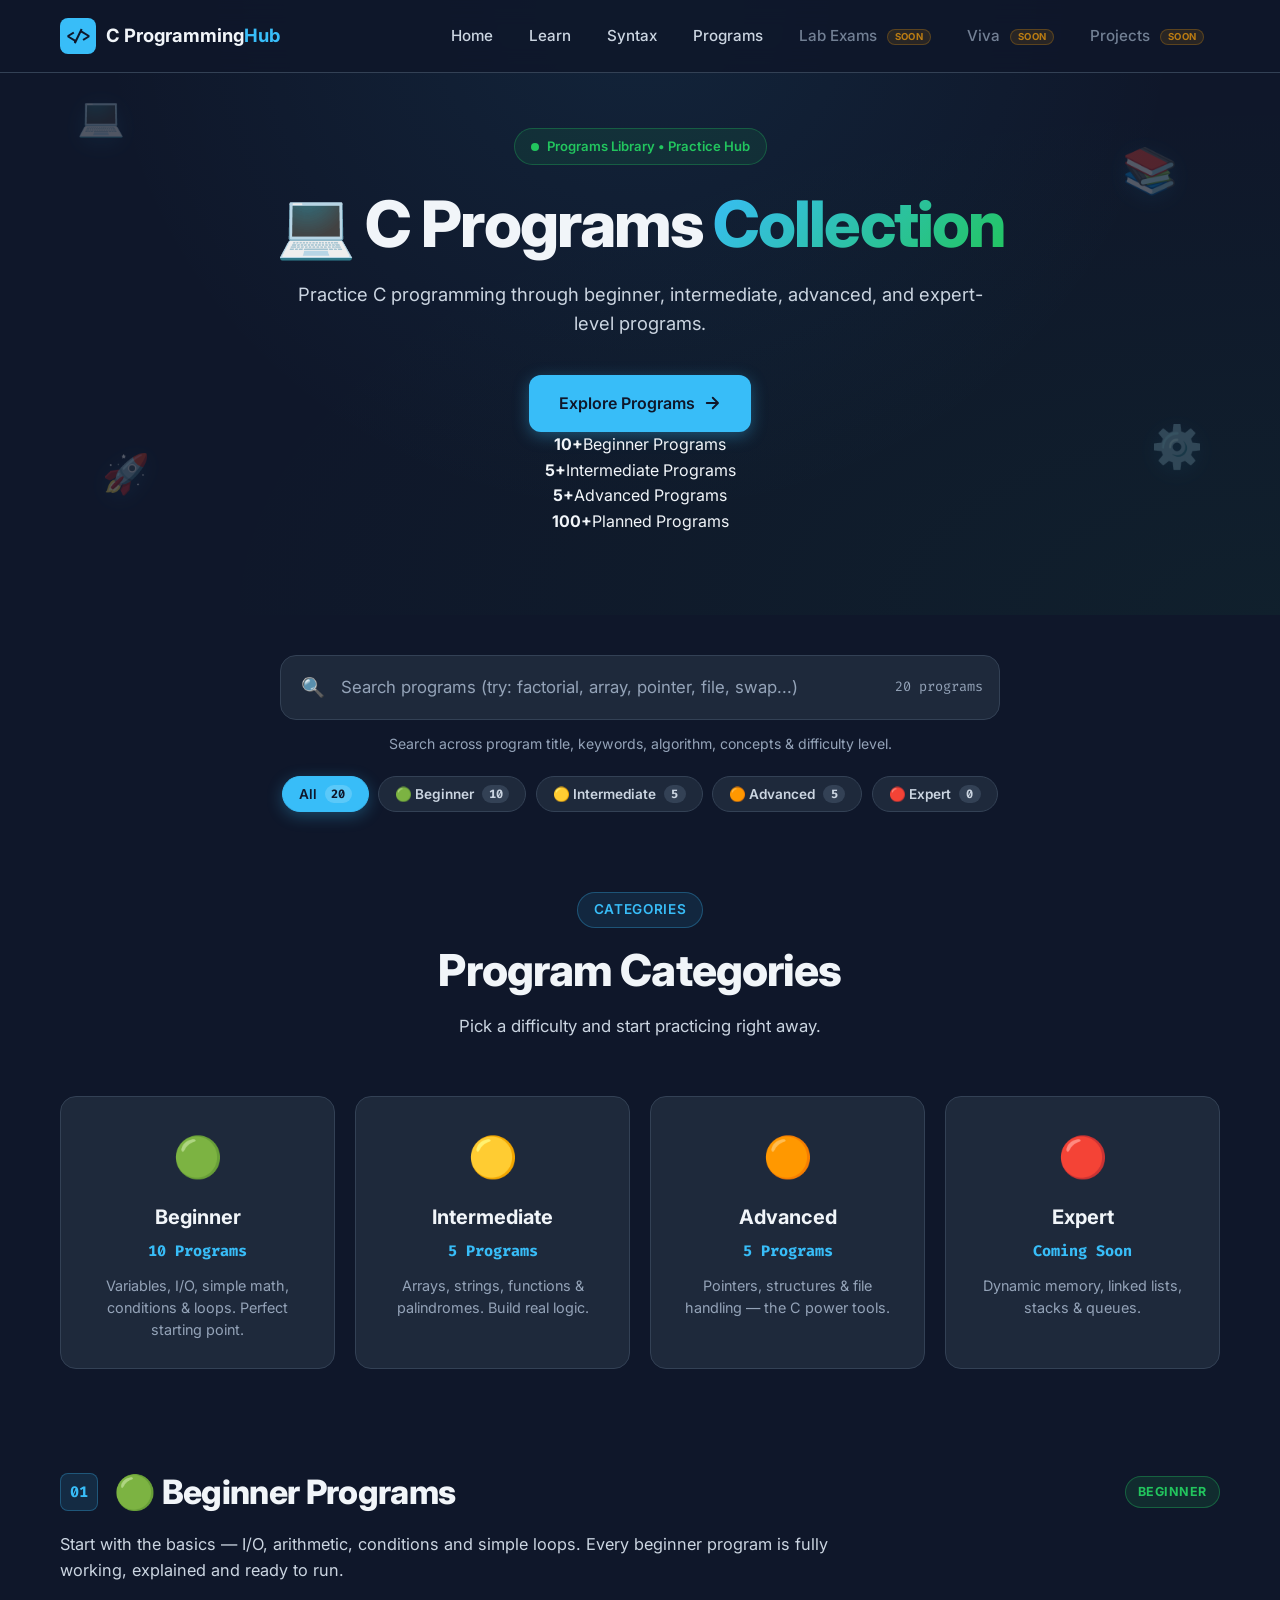
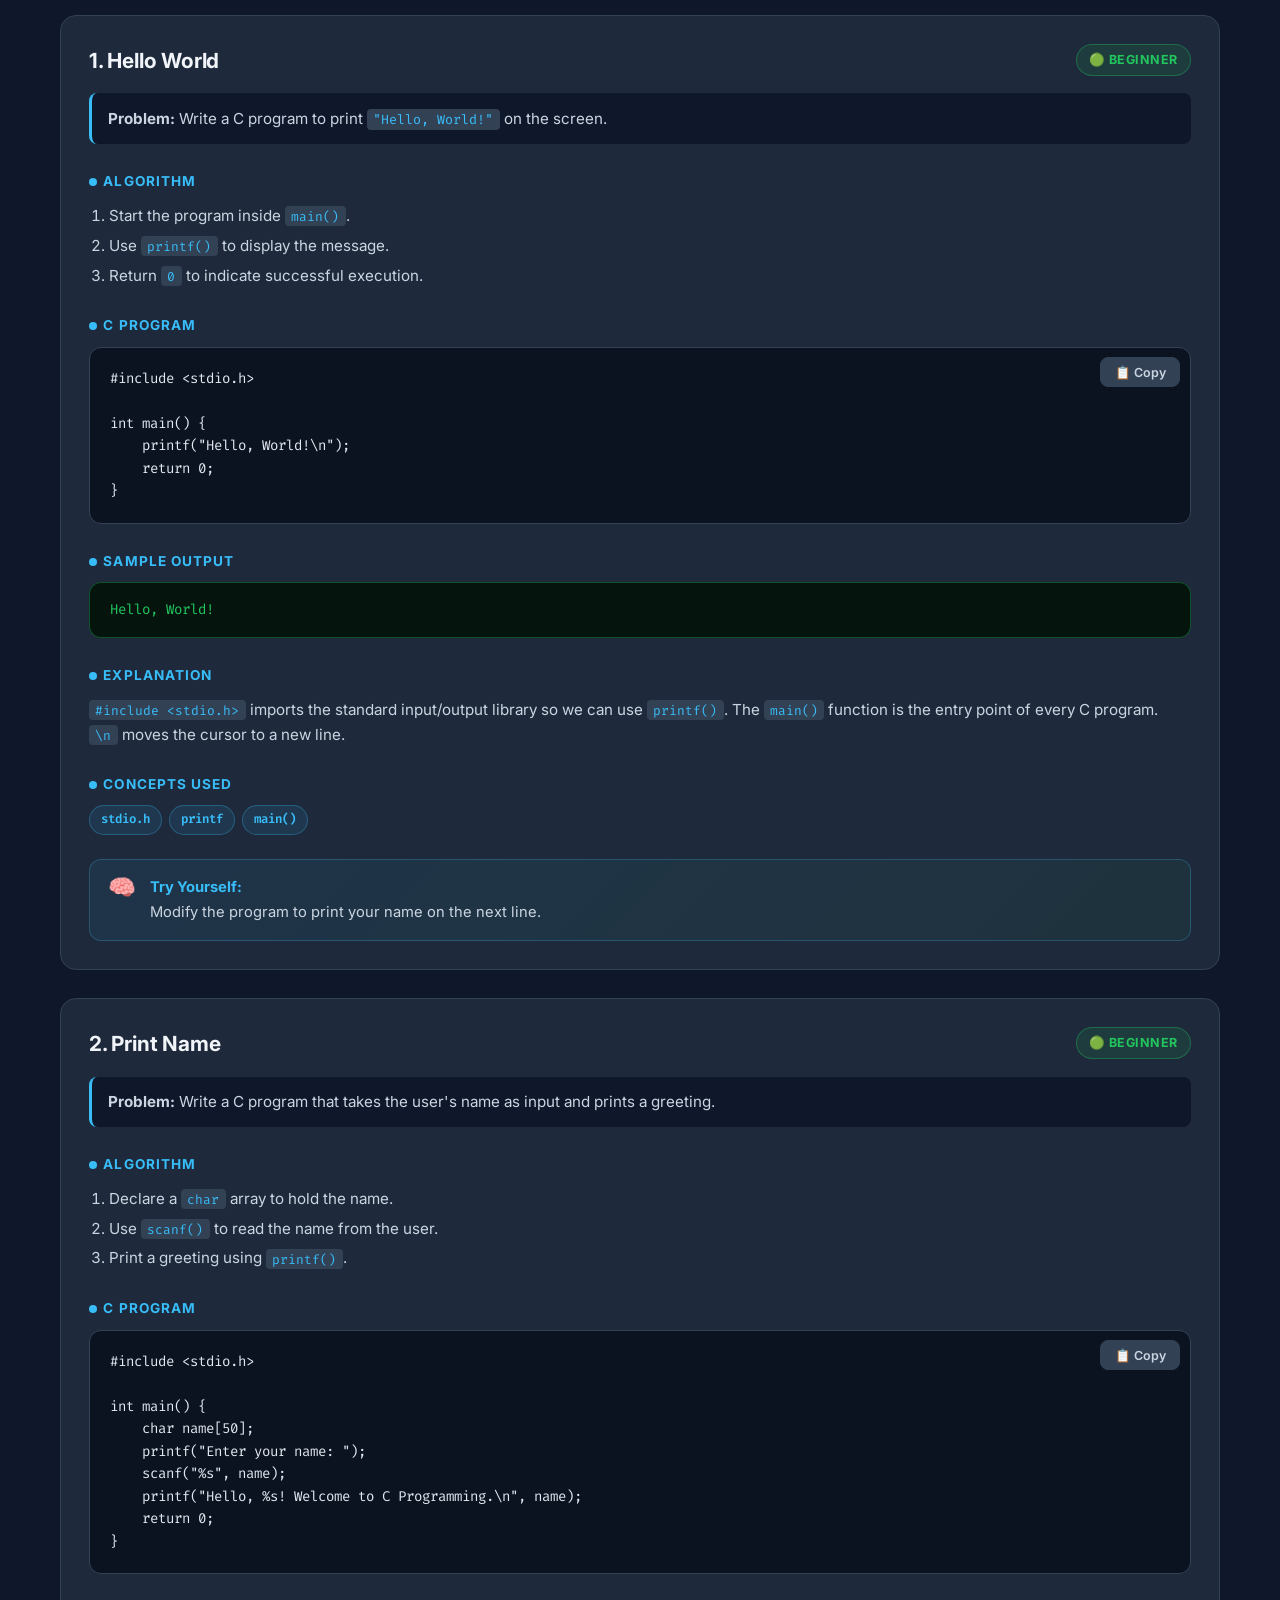
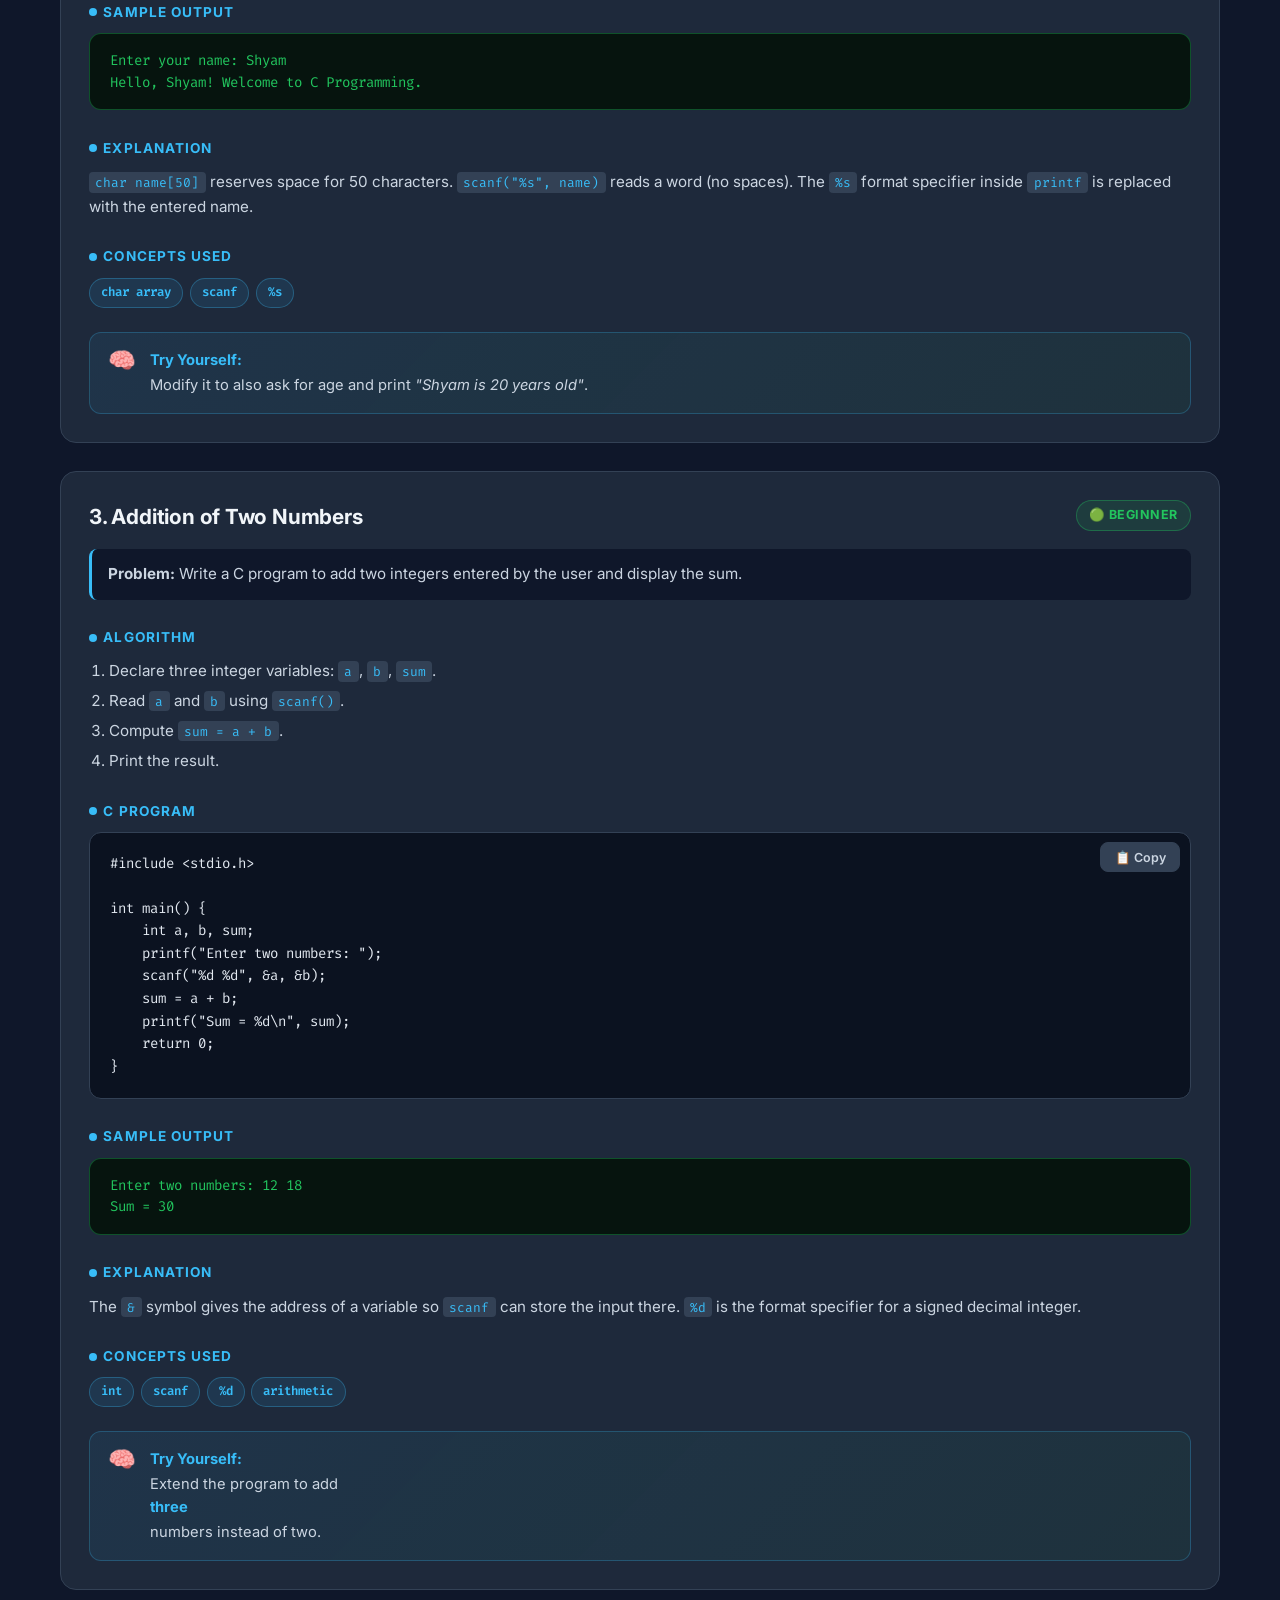
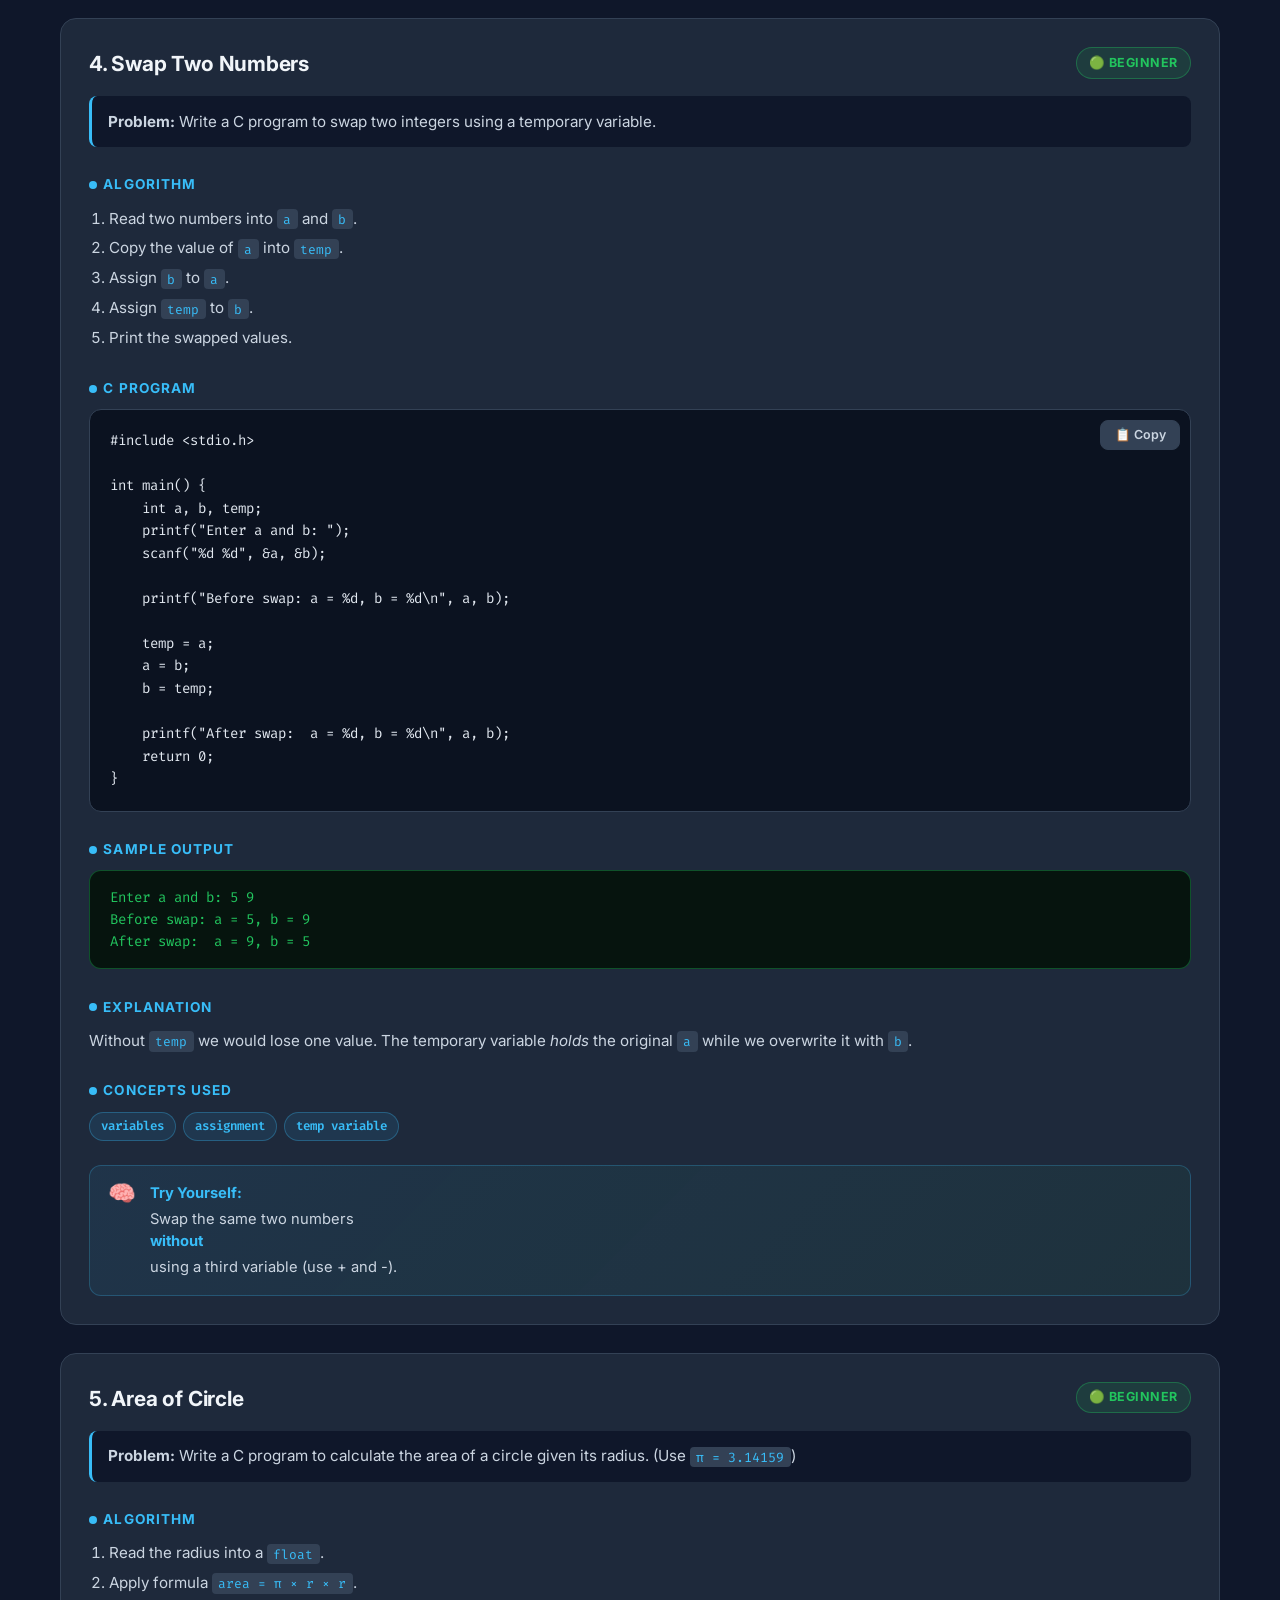
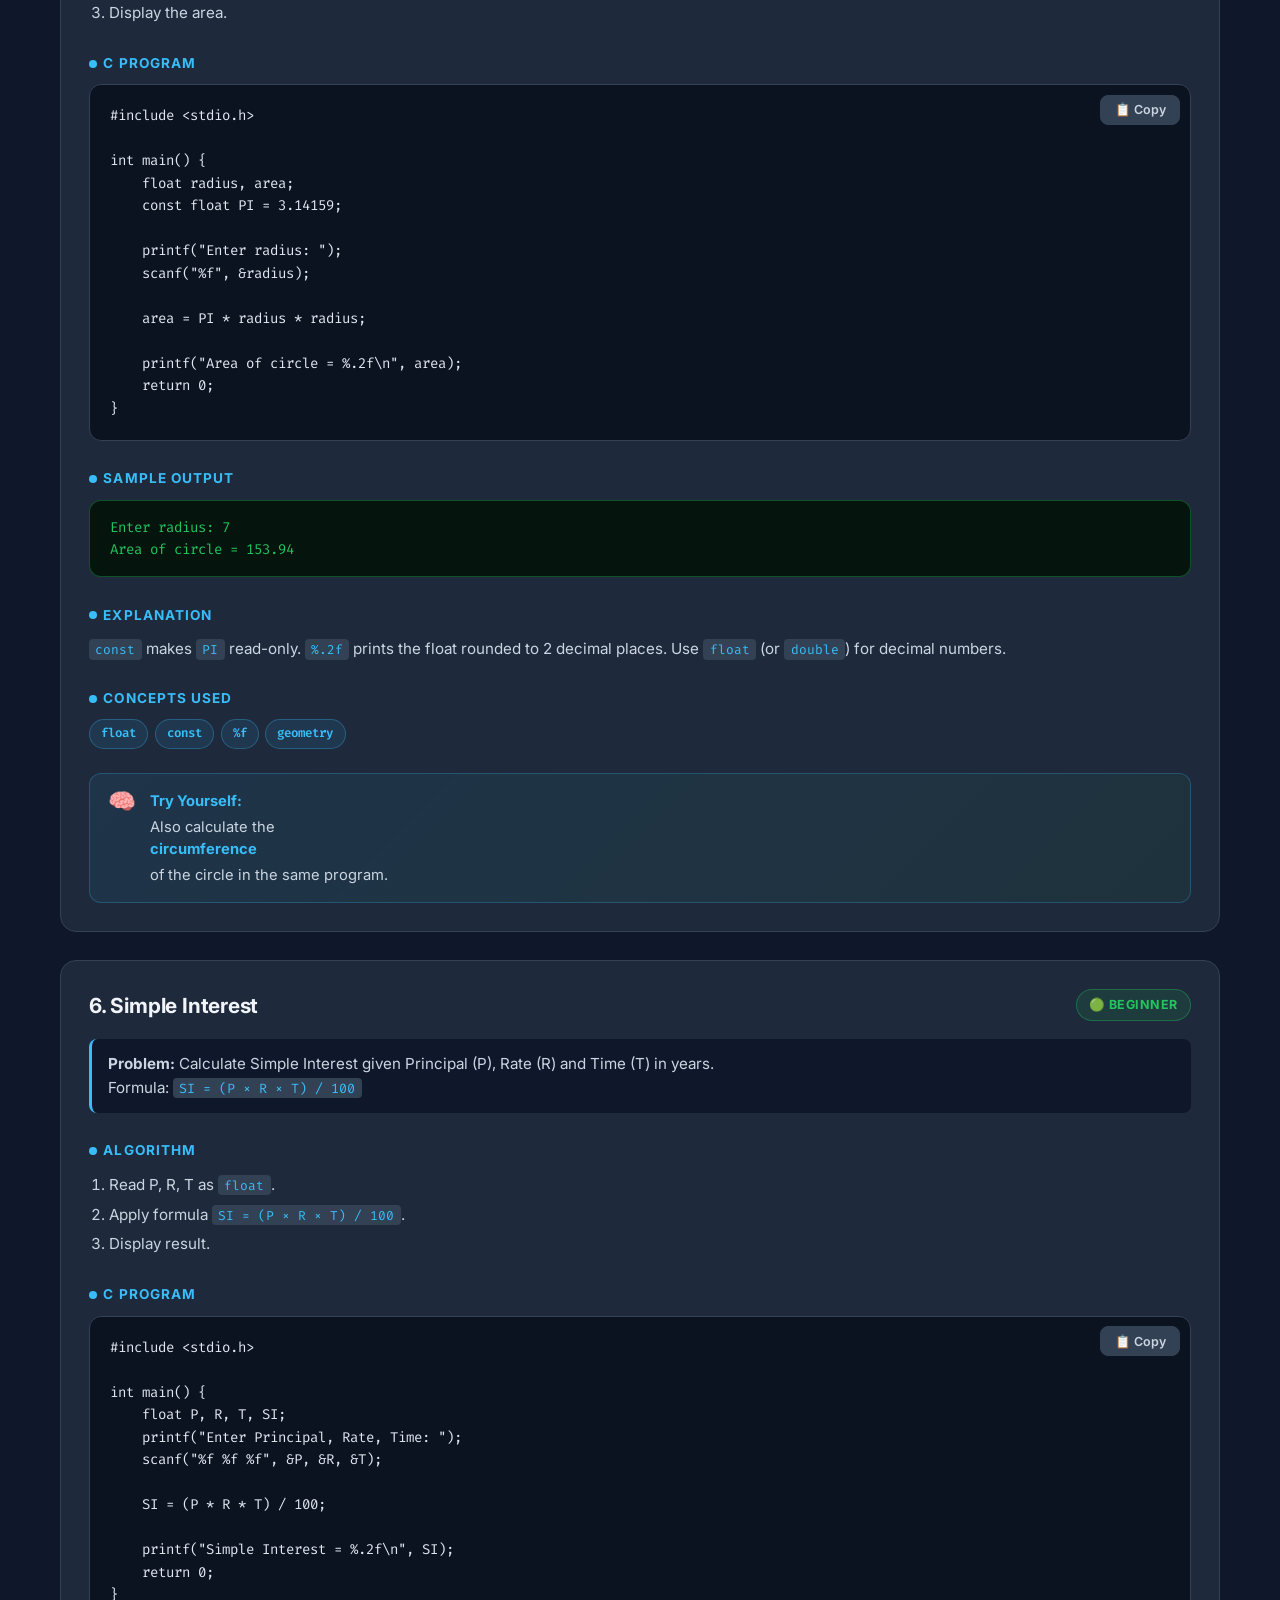
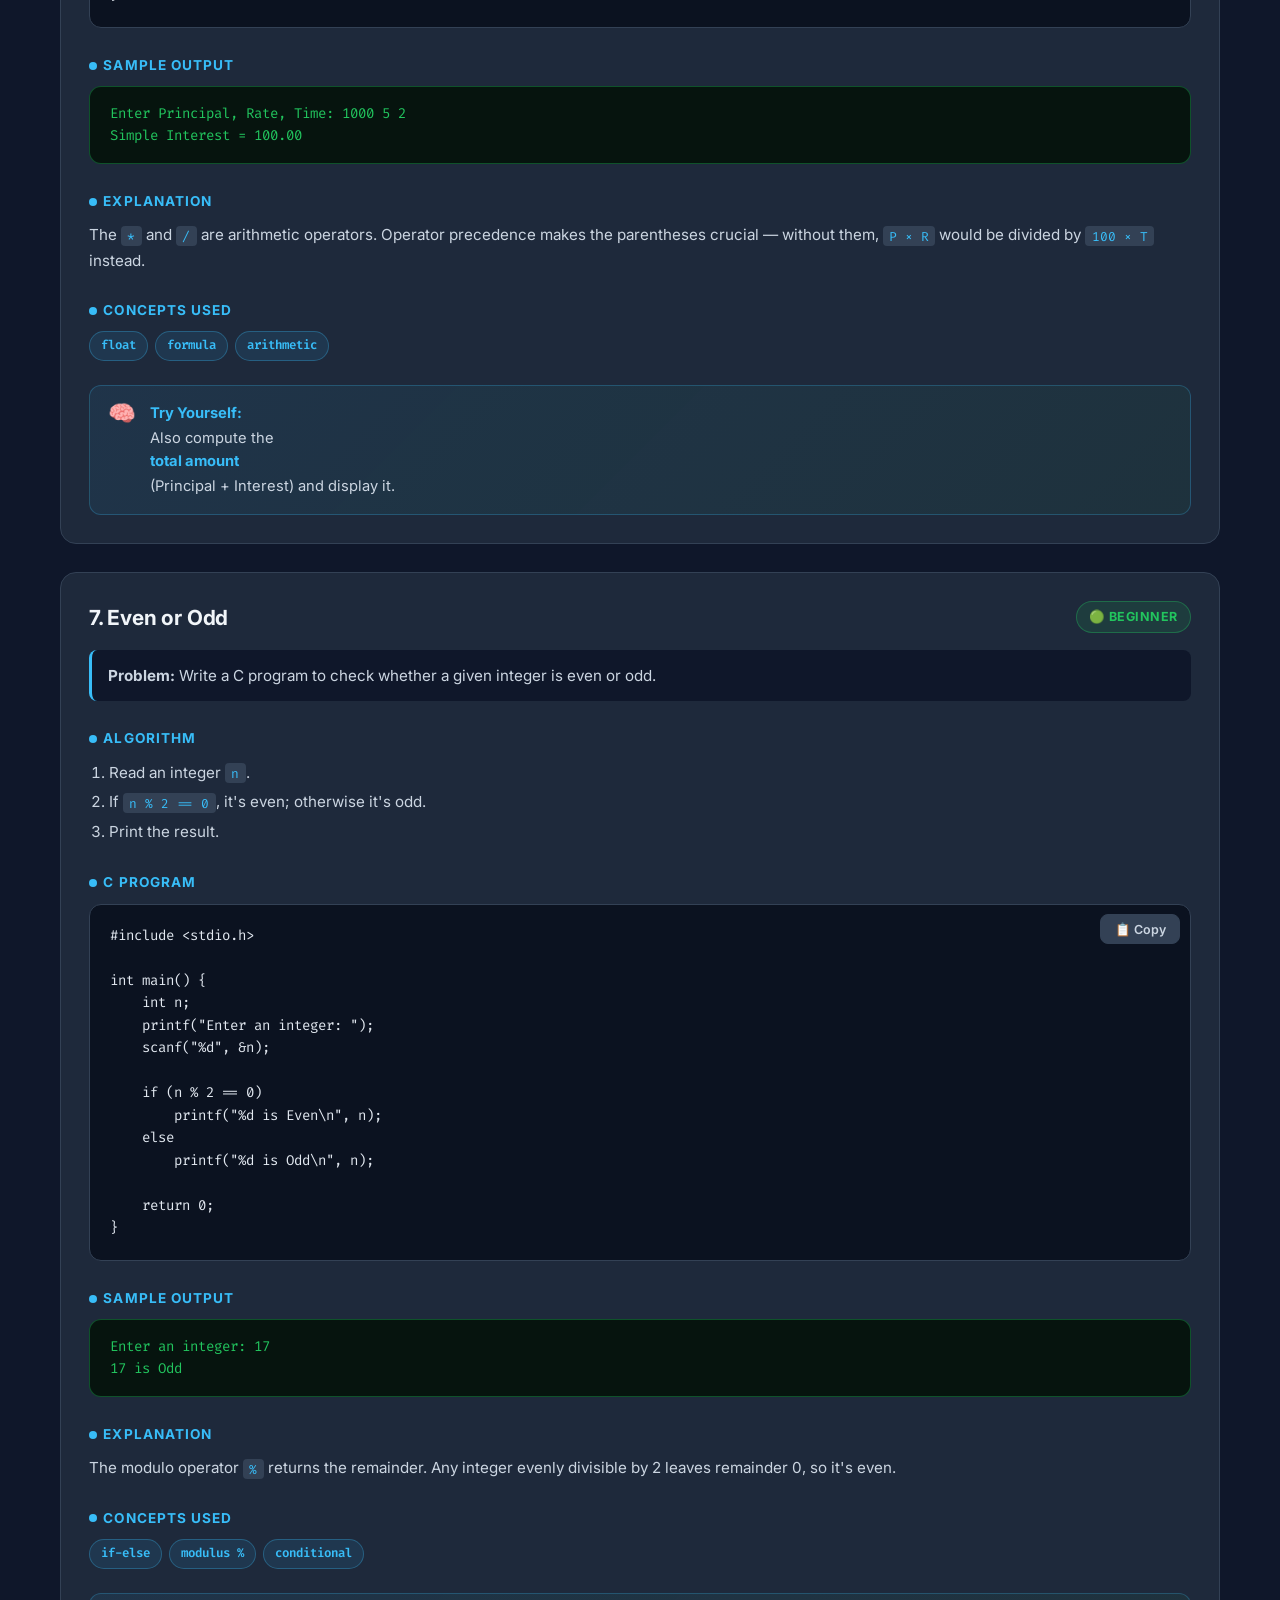
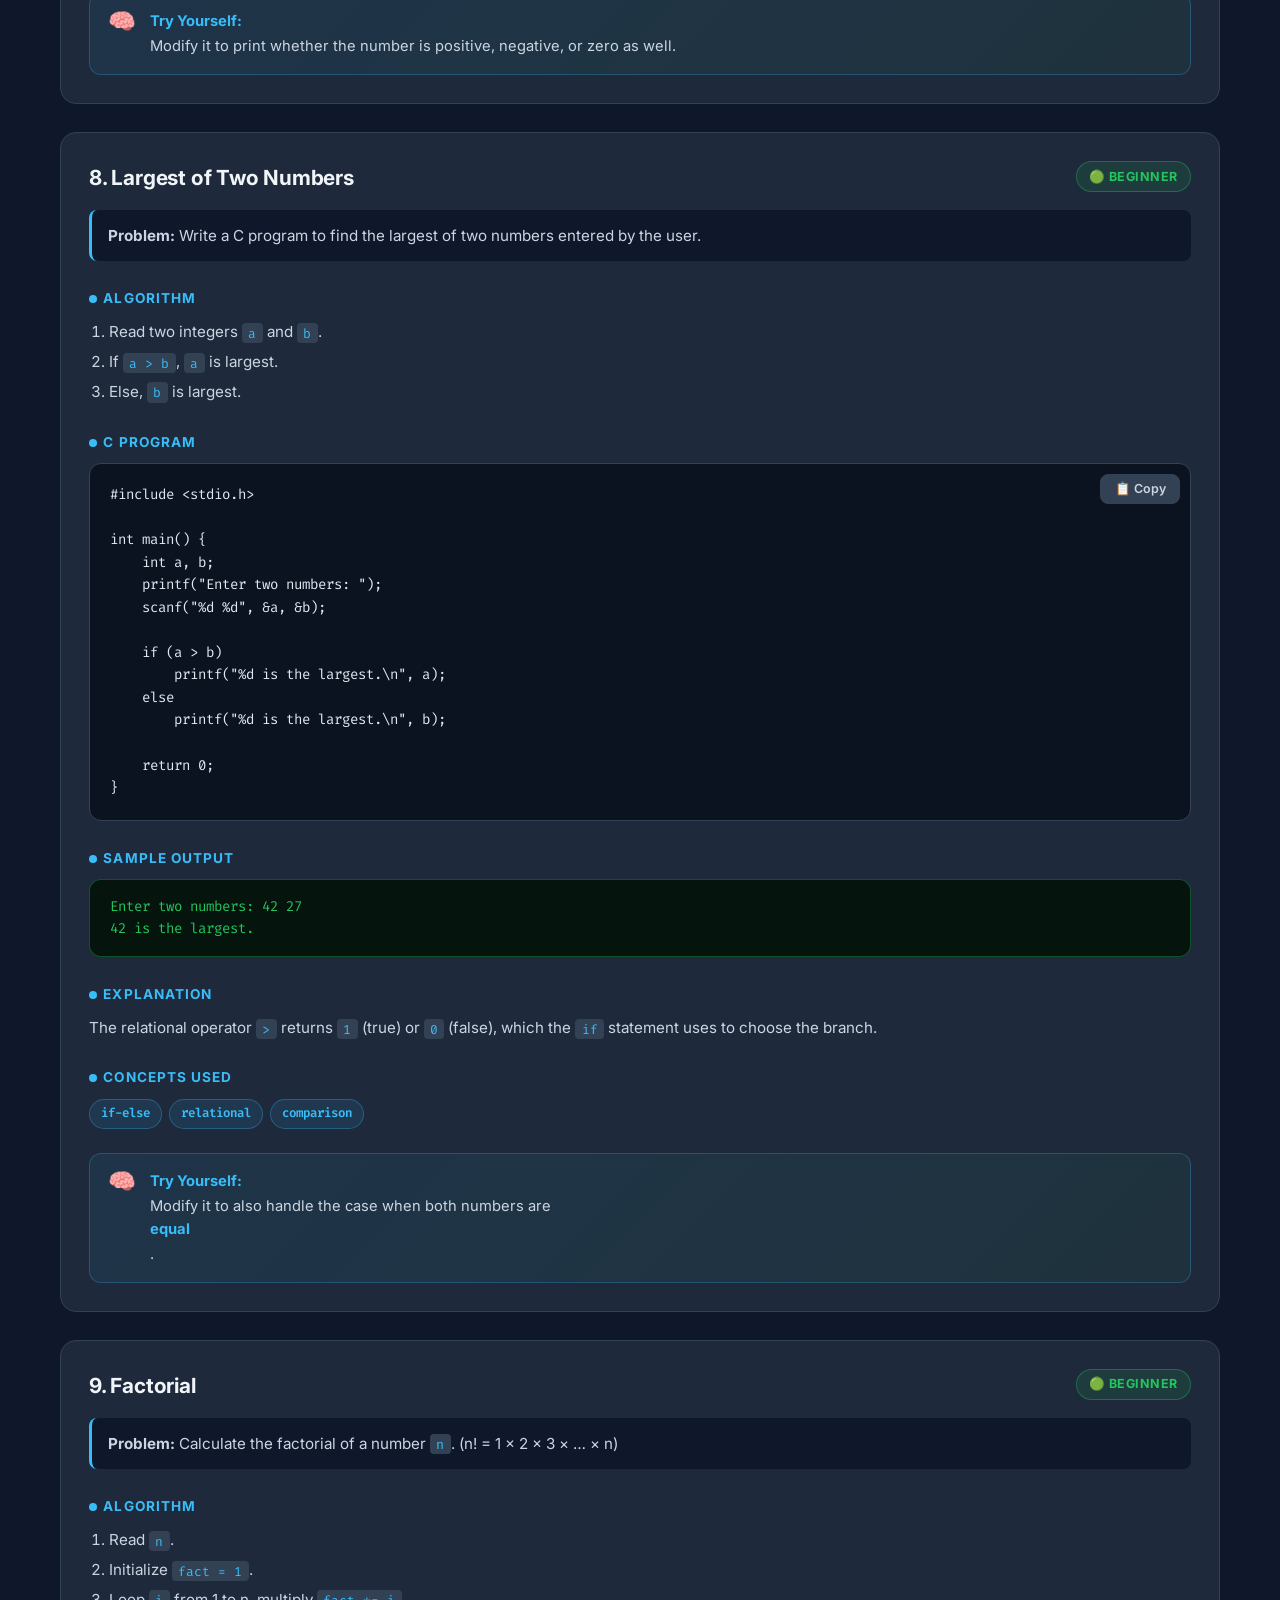
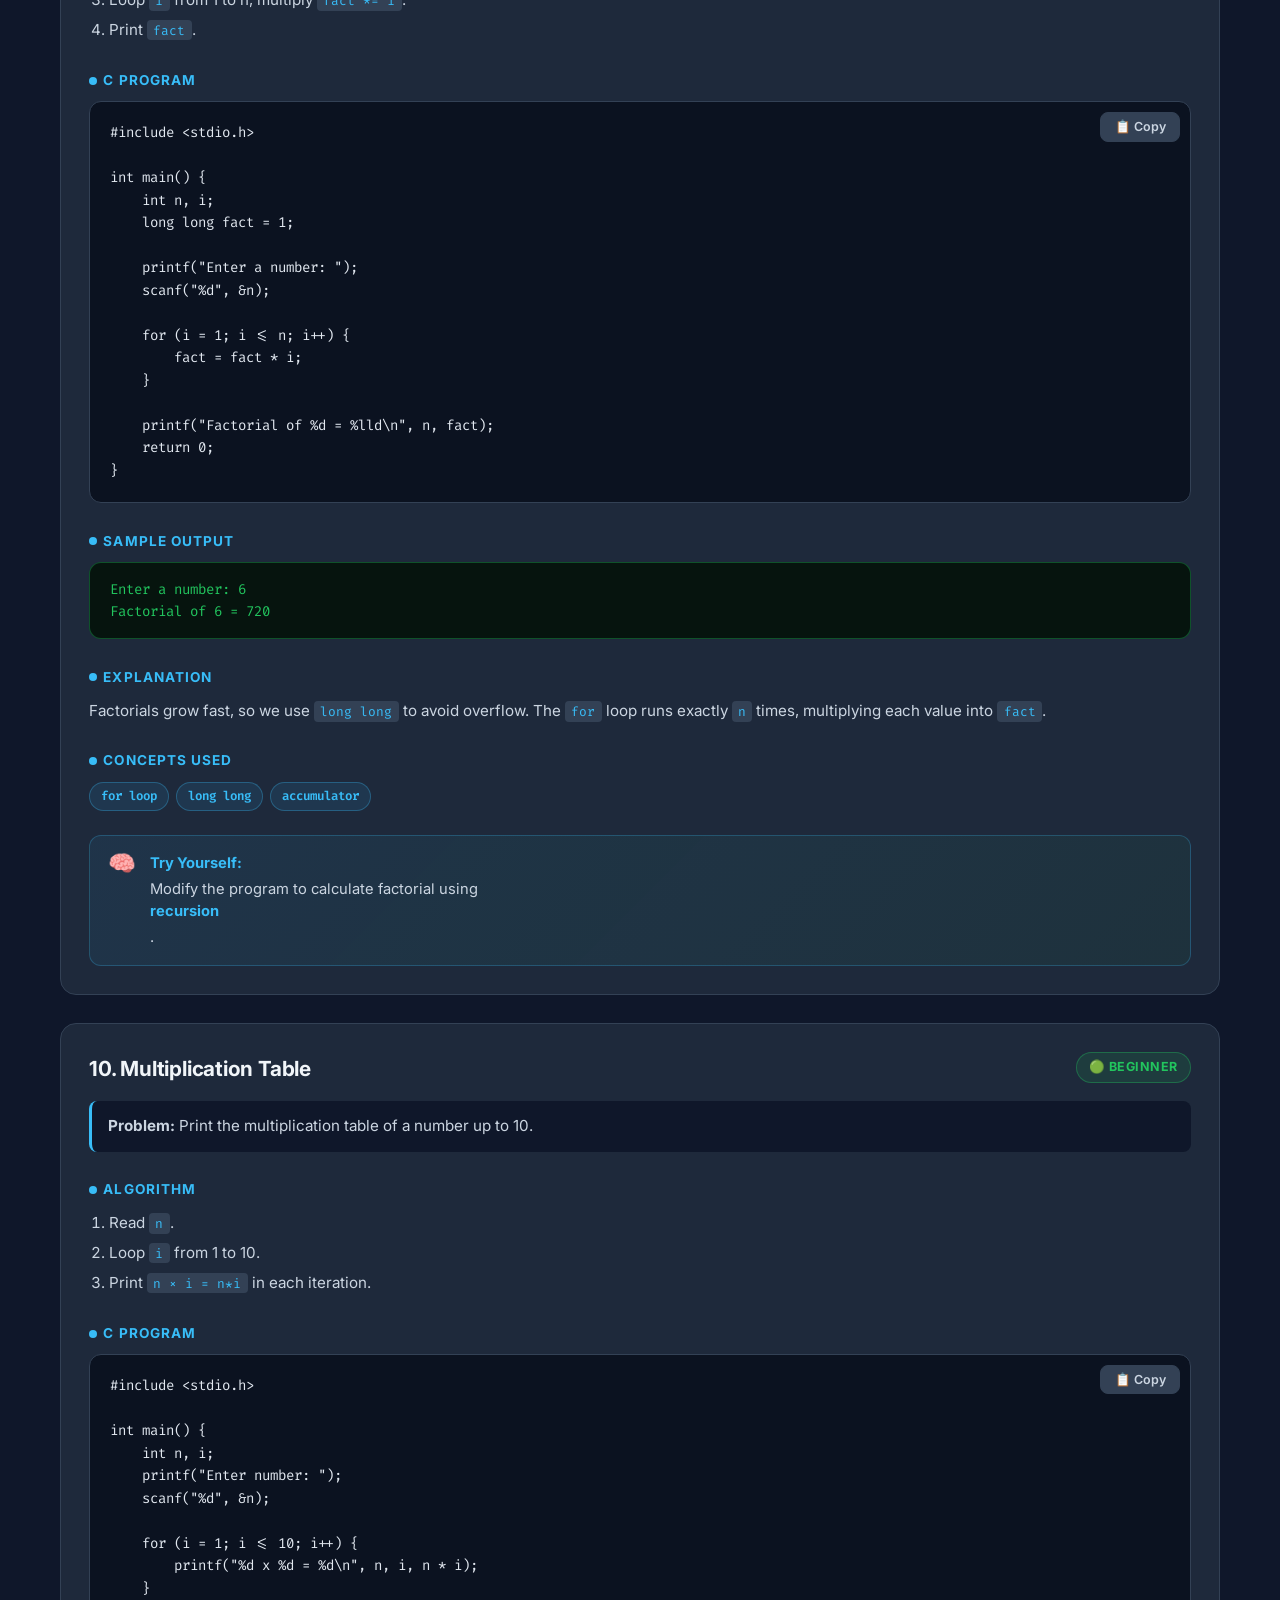
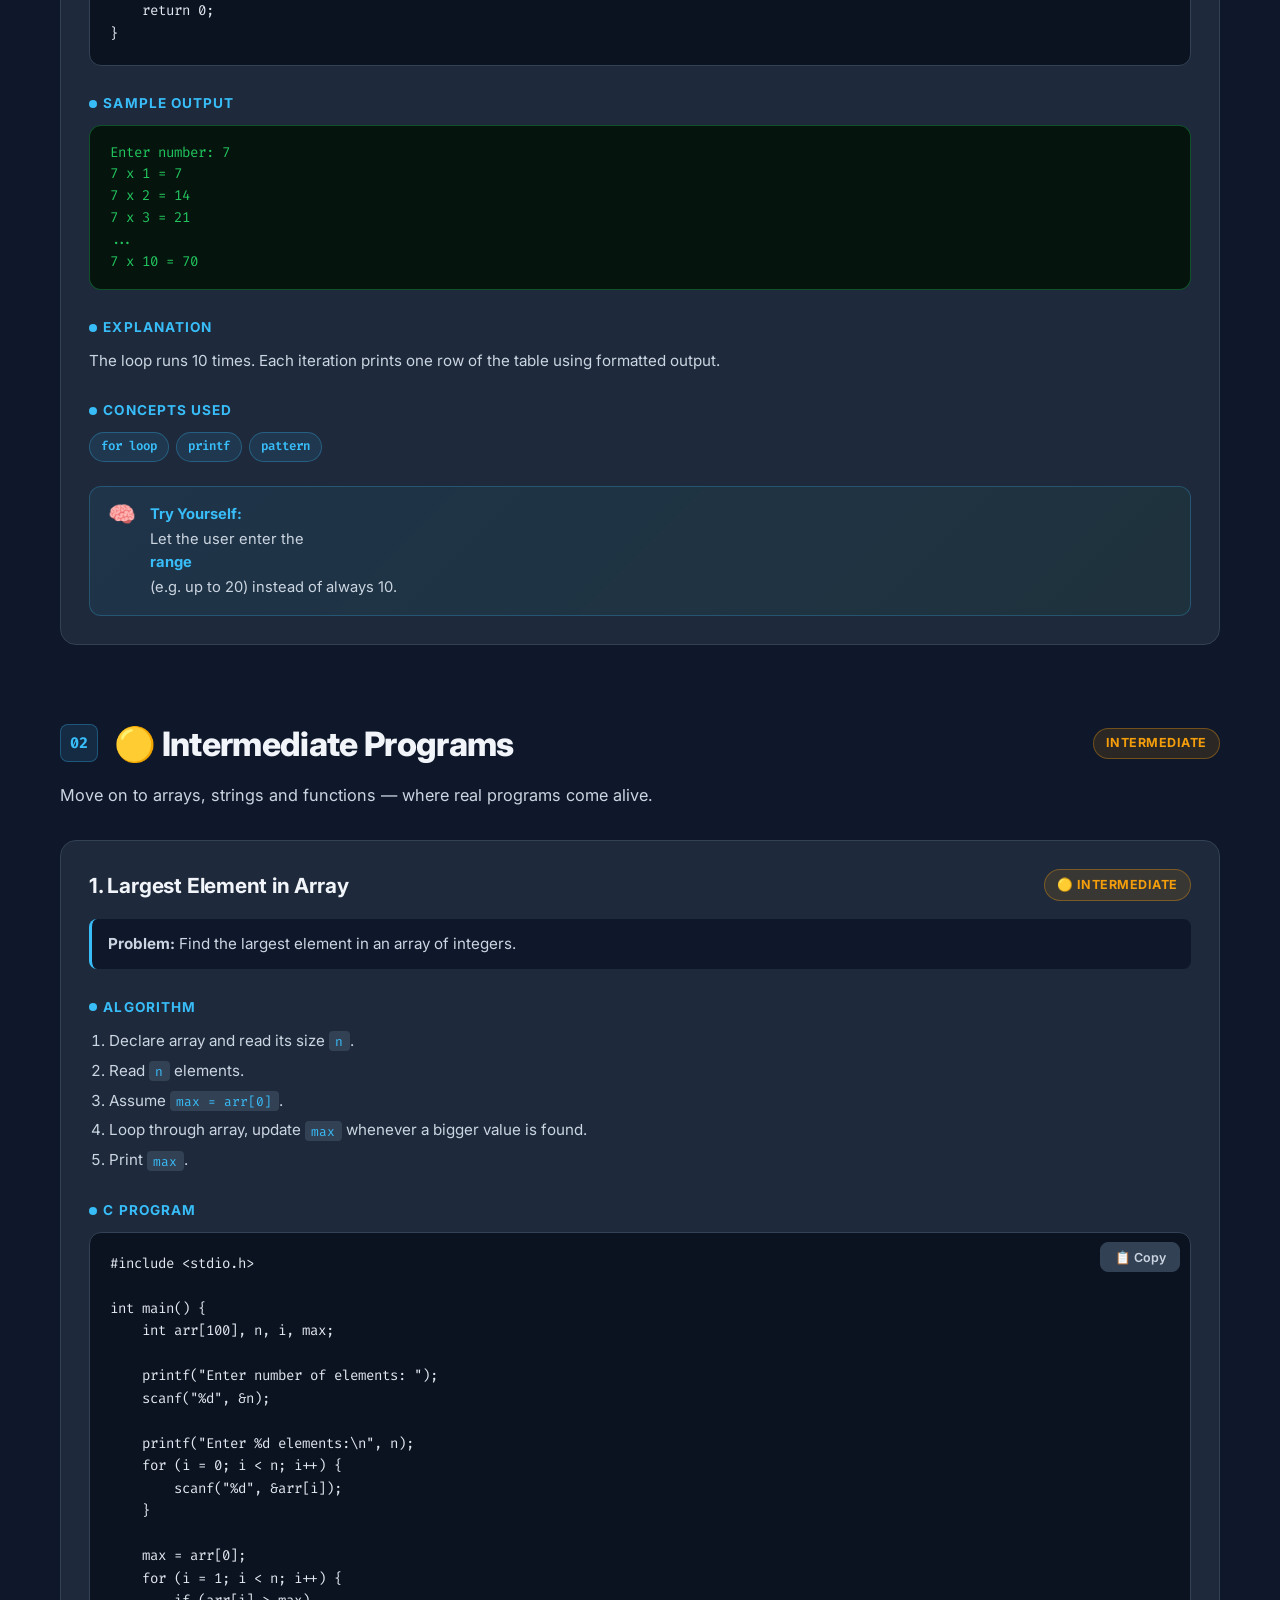
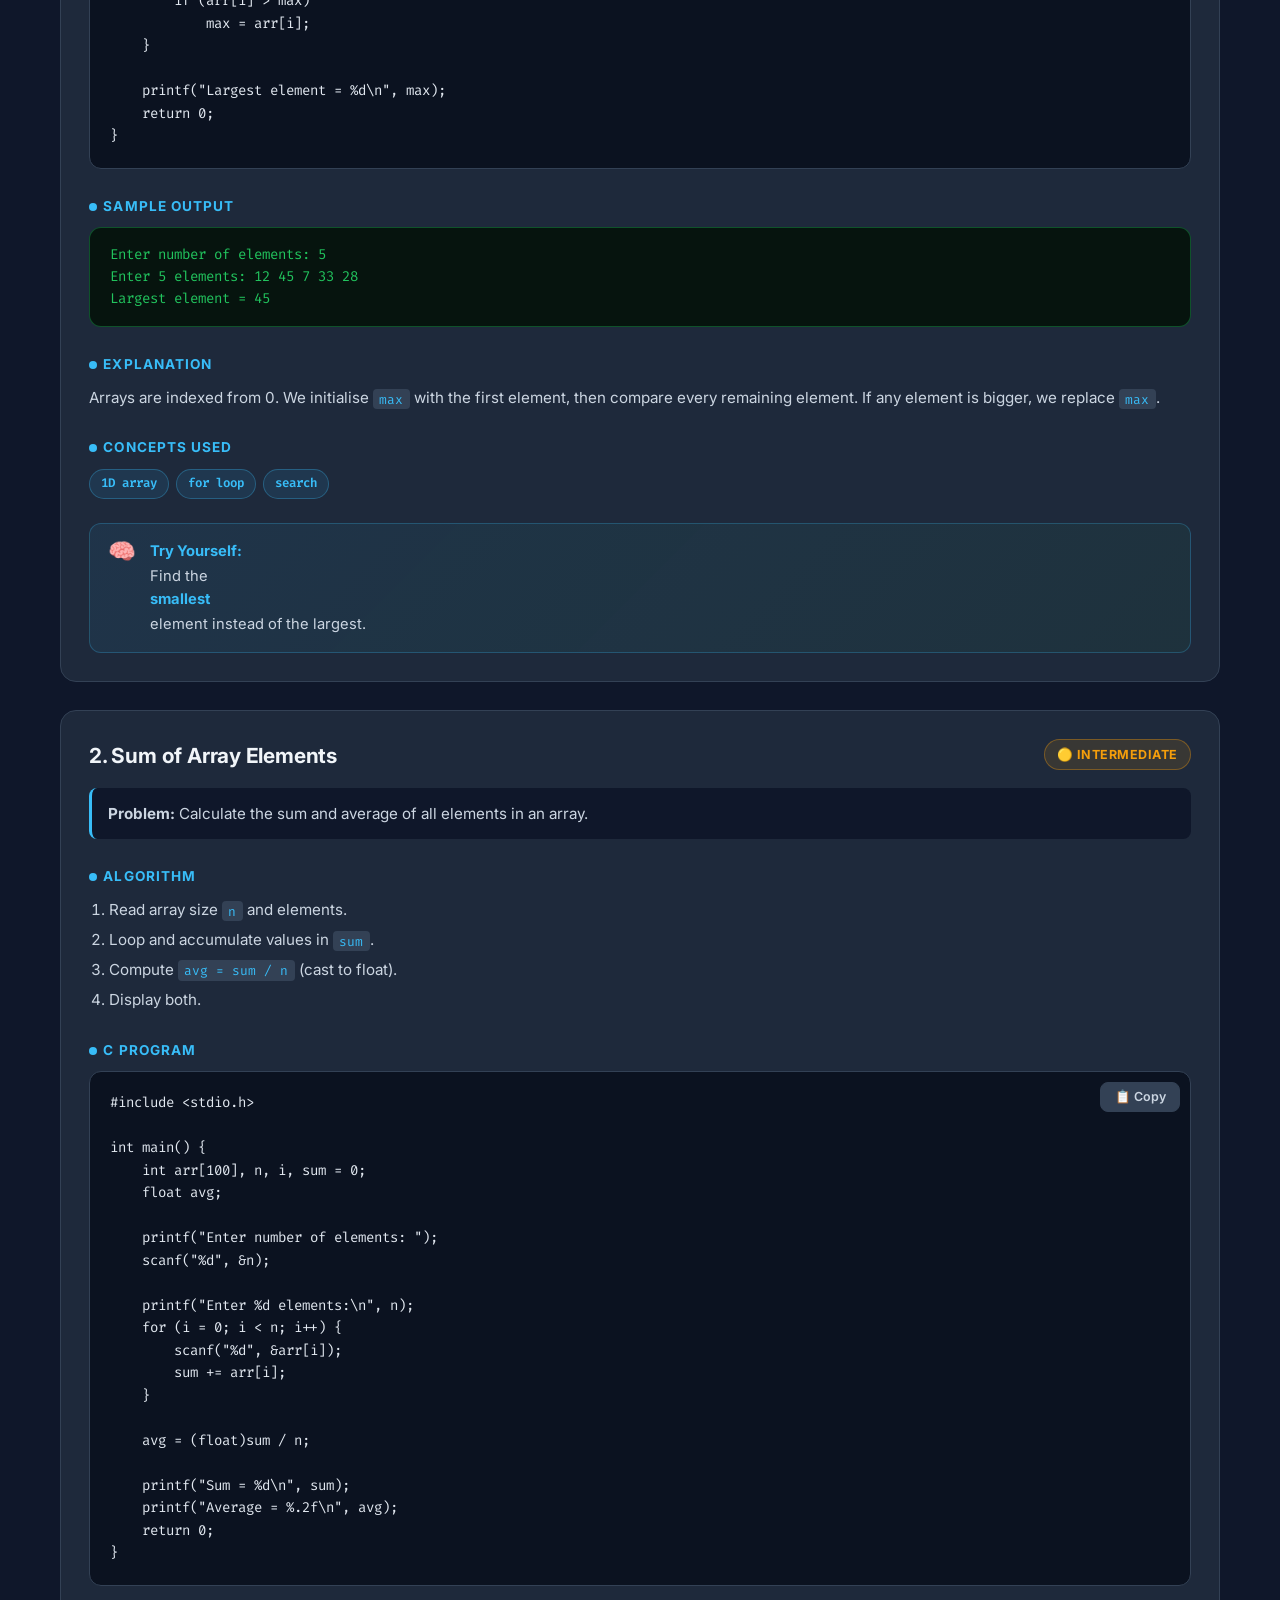
<file: programs.html>
<!DOCTYPE html>
<html lang="en">
<head>
    <meta charset="UTF-8">
    <meta name="viewport" content="width=device-width, initial-scale=1.0">
    <meta name="description" content="C Programs Collection — practice C programming through beginner, intermediate, advanced and expert-level programs with code, output, algorithm and explanation.">
    <meta name="author" content="Shyam">
    <title>C Programs Collection | C Programming Hub</title>
    <link rel="stylesheet" href="css/style.css">
    <link rel="stylesheet" href="css/programs.css">
    <link rel="preconnect" href="https://fonts.googleapis.com">
    <link rel="preconnect" href="https://fonts.gstatic.com" crossorigin>
    <link href="https://fonts.googleapis.com/css2?family=Fira+Code:wght@400;500;600&family=Inter:wght@400;500;600;700;800&display=swap" rel="stylesheet">
</head>
<body>

    <!-- ============= NAVBAR ============= -->
    <nav class="navbar" id="navbar">
        <div class="container nav-container">
            <a href="index.html" class="logo">
                <span class="logo-icon">&lt;/&gt;</span>
                <span class="logo-text">C Programming<span class="logo-accent">Hub</span></span>
            </a>

            <ul class="nav-menu" id="navMenu">
                <li><a href="index.html" class="nav-link">Home</a></li>
                <li><a href="learn.html" class="nav-link">Learn</a></li>
                <li><a href="syntax.html" class="nav-link">Syntax</a></li>
                <li><a href="programs.html" class="nav-link active">Programs</a></li>
                <li><a href="#" class="nav-link nav-disabled" data-soon="Lab Exams page coming soon">Lab Exams <span class="soon-pill">Soon</span></a></li>
                <li><a href="#" class="nav-link nav-disabled" data-soon="Viva page coming soon">Viva <span class="soon-pill">Soon</span></a></li>
                <li><a href="#" class="nav-link nav-disabled" data-soon="Projects page coming soon">Projects <span class="soon-pill">Soon</span></a></li>
            </ul>

            <button class="hamburger" id="hamburger" aria-label="Toggle menu">
                <span></span>
                <span></span>
                <span></span>
            </button>
        </div>
    </nav>

    <!-- ============= HERO ============= -->
    <section class="page-hero">
        <div class="page-hero-bg">
            <div class="floating-icon fi-1">💻</div>
            <div class="floating-icon fi-2">📚</div>
            <div class="floating-icon fi-3">🚀</div>
            <div class="floating-icon fi-4">⚙️</div>
        </div>
        <div class="container page-hero-content">
            <div class="page-badge">
                <span class="badge-dot"></span> Programs Library • Practice Hub
            </div>
            <h1 class="page-title">
                💻 C Programs <span class="gradient-text">Collection</span>
            </h1>
            <p class="page-subtitle">
                Practice C programming through beginner, intermediate, advanced, and expert-level programs.
            </p>
            <a href="#global-search" class="btn btn-primary">
                Explore Programs
                <svg width="18" height="18" viewBox="0 0 24 24" fill="none"><path d="M5 12h14M13 5l7 7-7 7" stroke="currentColor" stroke-width="2.5" stroke-linecap="round" stroke-linejoin="round"/></svg>
            </a>

            <div class="quick-stats">
                <div class="qs-item"><strong>10+</strong><span>Beginner Programs</span></div>
                <div class="qs-item"><strong>5+</strong><span>Intermediate Programs</span></div>
                <div class="qs-item"><strong>5+</strong><span>Advanced Programs</span></div>
                <div class="qs-item"><strong>100+</strong><span>Planned Programs</span></div>
            </div>
        </div>
    </section>

    <!-- ============= GLOBAL SEARCH ============= -->
    <section class="search-section" id="global-search">
        <div class="container">
            <div class="search-box">
                <span class="search-icon">🔍</span>
                <input type="search" id="programSearch" placeholder="Search programs (try: factorial, array, pointer, file, swap...)" aria-label="Search programs">
                <button class="search-clear" id="searchClear" aria-label="Clear search">×</button>
                <span class="search-count" id="searchCount"></span>
            </div>
            <p class="search-hint">Search across program title, keywords, algorithm, concepts &amp; difficulty level.</p>

            <!-- Difficulty filter chips -->
            <div class="filter-chips" id="filterChips">
                <button class="chip chip-all active" data-filter="all">All <span class="chip-count" id="chipAllCount">0</span></button>
                <button class="chip chip-beginner" data-filter="beginner">🟢 Beginner <span class="chip-count" id="chipBeginnerCount">0</span></button>
                <button class="chip chip-intermediate" data-filter="intermediate">🟡 Intermediate <span class="chip-count" id="chipIntermediateCount">0</span></button>
                <button class="chip chip-advanced" data-filter="advanced">🟠 Advanced <span class="chip-count" id="chipAdvancedCount">0</span></button>
                <button class="chip chip-expert" data-filter="expert">🔴 Expert <span class="chip-count" id="chipExpertCount">0</span></button>
            </div>
        </div>
    </section>

    <!-- ============= MAIN CONTENT ============= -->
    <main class="container programs-content" id="programsContent">

        <!-- ============= SECTION 3 — CATEGORIES ============= -->
        <section class="prog-section categories-section" id="categories">
            <div class="section-header">
                <span class="section-tag">Categories</span>
                <h2 class="section-title">Program Categories</h2>
                <p class="section-subtitle">Pick a difficulty and start practicing right away.</p>
            </div>
            <div class="categories-grid">
                <a href="#beginner-programs" class="cat-card cat-beginner">
                    <div class="cat-emoji">🟢</div>
                    <h3>Beginner</h3>
                    <p class="cat-count">10 Programs</p>
                    <p class="cat-desc">Variables, I/O, simple math, conditions &amp; loops. Perfect starting point.</p>
                </a>
                <a href="#intermediate-programs" class="cat-card cat-intermediate">
                    <div class="cat-emoji">🟡</div>
                    <h3>Intermediate</h3>
                    <p class="cat-count">5 Programs</p>
                    <p class="cat-desc">Arrays, strings, functions &amp; palindromes. Build real logic.</p>
                </a>
                <a href="#advanced-programs" class="cat-card cat-advanced">
                    <div class="cat-emoji">🟠</div>
                    <h3>Advanced</h3>
                    <p class="cat-count">5 Programs</p>
                    <p class="cat-desc">Pointers, structures &amp; file handling — the C power tools.</p>
                </a>
                <a href="#coming-soon" class="cat-card cat-expert">
                    <div class="cat-emoji">🔴</div>
                    <h3>Expert</h3>
                    <p class="cat-count">Coming Soon</p>
                    <p class="cat-desc">Dynamic memory, linked lists, stacks &amp; queues.</p>
                </a>
            </div>
        </section>

        <!-- ============= NO RESULTS ============= -->
        <div class="no-results" id="noResults" hidden>
            <div class="no-results-icon">🔎</div>
            <h3>No programs found</h3>
            <p>Try a different keyword, or clear the search to see all programs.</p>
        </div>

        <!-- ============= SECTION 4 — BEGINNER PROGRAMS ============= -->
        <section class="prog-section" id="beginner-programs" data-level="beginner">
            <div class="prog-section-header">
                <span class="prog-num">01</span>
                <h2>🟢 Beginner Programs</h2>
                <span class="difficulty-tag difficulty-beginner">Beginner</span>
            </div>
            <p class="prog-intro">Start with the basics — I/O, arithmetic, conditions and simple loops. Every beginner program is fully working, explained and ready to run.</p>

            <div class="programs-grid">

                <!-- PROGRAM 1: HELLO WORLD -->
                <article class="program-card" id="p-hello-world" data-level="beginner" data-keywords="hello world print printf basic introduction first program output">
                    <header class="prog-card-header">
                        <h3 class="prog-title">1. Hello World</h3>
                        <span class="difficulty-tag difficulty-beginner">🟢 Beginner</span>
                    </header>
                    <p class="prog-problem"><strong>Problem:</strong> Write a C program to print <code>"Hello, World!"</code> on the screen.</p>

                    <div class="prog-block">
                        <h4>Algorithm</h4>
                        <ol class="prog-algorithm">
                            <li>Start the program inside <code>main()</code>.</li>
                            <li>Use <code>printf()</code> to display the message.</li>
                            <li>Return <code>0</code> to indicate successful execution.</li>
                        </ol>
                    </div>

                    <div class="prog-block">
                        <h4>C Program</h4>
                        <div class="code-block-wrap">
                            <button class="copy-btn" aria-label="Copy code">📋 Copy</button>
                            <pre><code>#include &lt;stdio.h&gt;

int main() {
    printf("Hello, World!\n");
    return 0;
}</code></pre>
                        </div>
                    </div>

                    <div class="prog-block">
                        <h4>Sample Output</h4>
                        <pre class="prog-output"><code>Hello, World!</code></pre>
                    </div>

                    <div class="prog-block">
                        <h4>Explanation</h4>
                        <p><code>#include &lt;stdio.h&gt;</code> imports the standard input/output library so we can use <code>printf()</code>. The <code>main()</code> function is the entry point of every C program. <code>\n</code> moves the cursor to a new line.</p>
                    </div>

                    <div class="prog-block prog-concepts">
                        <h4>Concepts Used</h4>
                        <div class="concept-tags">
                            <span class="concept-tag">stdio.h</span>
                            <span class="concept-tag">printf</span>
                            <span class="concept-tag">main()</span>
                        </div>
                    </div>

                    <div class="try-box">
                        <span class="try-icon">🧠</span>
                        <div>
                            <strong>Try Yourself:</strong>
                            Modify the program to print your name on the next line.
                        </div>
                    </div>
                </article>

                <!-- PROGRAM 2: PRINT NAME -->
                <article class="program-card" id="p-print-name" data-level="beginner" data-keywords="print name string printf user input basics">
                    <header class="prog-card-header">
                        <h3 class="prog-title">2. Print Name</h3>
                        <span class="difficulty-tag difficulty-beginner">🟢 Beginner</span>
                    </header>
                    <p class="prog-problem"><strong>Problem:</strong> Write a C program that takes the user's name as input and prints a greeting.</p>

                    <div class="prog-block">
                        <h4>Algorithm</h4>
                        <ol class="prog-algorithm">
                            <li>Declare a <code>char</code> array to hold the name.</li>
                            <li>Use <code>scanf()</code> to read the name from the user.</li>
                            <li>Print a greeting using <code>printf()</code>.</li>
                        </ol>
                    </div>

                    <div class="prog-block">
                        <h4>C Program</h4>
                        <div class="code-block-wrap">
                            <button class="copy-btn" aria-label="Copy code">📋 Copy</button>
                            <pre><code>#include &lt;stdio.h&gt;

int main() {
    char name[50];
    printf("Enter your name: ");
    scanf("%s", name);
    printf("Hello, %s! Welcome to C Programming.\n", name);
    return 0;
}</code></pre>
                        </div>
                    </div>

                    <div class="prog-block">
                        <h4>Sample Output</h4>
                        <pre class="prog-output"><code>Enter your name: Shyam
Hello, Shyam! Welcome to C Programming.</code></pre>
                    </div>

                    <div class="prog-block">
                        <h4>Explanation</h4>
                        <p><code>char name[50]</code> reserves space for 50 characters. <code>scanf("%s", name)</code> reads a word (no spaces). The <code>%s</code> format specifier inside <code>printf</code> is replaced with the entered name.</p>
                    </div>

                    <div class="prog-block prog-concepts">
                        <h4>Concepts Used</h4>
                        <div class="concept-tags">
                            <span class="concept-tag">char array</span>
                            <span class="concept-tag">scanf</span>
                            <span class="concept-tag">%s</span>
                        </div>
                    </div>

                    <div class="try-box">
                        <span class="try-icon">🧠</span>
                        <div>
                            <strong>Try Yourself:</strong>
                            Modify it to also ask for age and print <em>"Shyam is 20 years old"</em>.
                        </div>
                    </div>
                </article>

                <!-- PROGRAM 3: ADDITION OF TWO NUMBERS -->
                <article class="program-card" id="p-addition" data-level="beginner" data-keywords="addition sum two numbers arithmetic scanf printf integer">
                    <header class="prog-card-header">
                        <h3 class="prog-title">3. Addition of Two Numbers</h3>
                        <span class="difficulty-tag difficulty-beginner">🟢 Beginner</span>
                    </header>
                    <p class="prog-problem"><strong>Problem:</strong> Write a C program to add two integers entered by the user and display the sum.</p>

                    <div class="prog-block">
                        <h4>Algorithm</h4>
                        <ol class="prog-algorithm">
                            <li>Declare three integer variables: <code>a</code>, <code>b</code>, <code>sum</code>.</li>
                            <li>Read <code>a</code> and <code>b</code> using <code>scanf()</code>.</li>
                            <li>Compute <code>sum = a + b</code>.</li>
                            <li>Print the result.</li>
                        </ol>
                    </div>

                    <div class="prog-block">
                        <h4>C Program</h4>
                        <div class="code-block-wrap">
                            <button class="copy-btn" aria-label="Copy code">📋 Copy</button>
                            <pre><code>#include &lt;stdio.h&gt;

int main() {
    int a, b, sum;
    printf("Enter two numbers: ");
    scanf("%d %d", &amp;a, &amp;b);
    sum = a + b;
    printf("Sum = %d\n", sum);
    return 0;
}</code></pre>
                        </div>
                    </div>

                    <div class="prog-block">
                        <h4>Sample Output</h4>
                        <pre class="prog-output"><code>Enter two numbers: 12 18
Sum = 30</code></pre>
                    </div>

                    <div class="prog-block">
                        <h4>Explanation</h4>
                        <p>The <code>&amp;</code> symbol gives the address of a variable so <code>scanf</code> can store the input there. <code>%d</code> is the format specifier for a signed decimal integer.</p>
                    </div>

                    <div class="prog-block prog-concepts">
                        <h4>Concepts Used</h4>
                        <div class="concept-tags">
                            <span class="concept-tag">int</span>
                            <span class="concept-tag">scanf</span>
                            <span class="concept-tag">%d</span>
                            <span class="concept-tag">arithmetic</span>
                        </div>
                    </div>

                    <div class="try-box">
                        <span class="try-icon">🧠</span>
                        <div>
                            <strong>Try Yourself:</strong>
                            Extend the program to add <strong>three</strong> numbers instead of two.
                        </div>
                    </div>
                </article>

                <!-- PROGRAM 4: SWAP TWO NUMBERS -->
                <article class="program-card" id="p-swap" data-level="beginner" data-keywords="swap two numbers exchange variable third variable temp">
                    <header class="prog-card-header">
                        <h3 class="prog-title">4. Swap Two Numbers</h3>
                        <span class="difficulty-tag difficulty-beginner">🟢 Beginner</span>
                    </header>
                    <p class="prog-problem"><strong>Problem:</strong> Write a C program to swap two integers using a temporary variable.</p>

                    <div class="prog-block">
                        <h4>Algorithm</h4>
                        <ol class="prog-algorithm">
                            <li>Read two numbers into <code>a</code> and <code>b</code>.</li>
                            <li>Copy the value of <code>a</code> into <code>temp</code>.</li>
                            <li>Assign <code>b</code> to <code>a</code>.</li>
                            <li>Assign <code>temp</code> to <code>b</code>.</li>
                            <li>Print the swapped values.</li>
                        </ol>
                    </div>

                    <div class="prog-block">
                        <h4>C Program</h4>
                        <div class="code-block-wrap">
                            <button class="copy-btn" aria-label="Copy code">📋 Copy</button>
                            <pre><code>#include &lt;stdio.h&gt;

int main() {
    int a, b, temp;
    printf("Enter a and b: ");
    scanf("%d %d", &amp;a, &amp;b);

    printf("Before swap: a = %d, b = %d\n", a, b);

    temp = a;
    a = b;
    b = temp;

    printf("After swap:  a = %d, b = %d\n", a, b);
    return 0;
}</code></pre>
                        </div>
                    </div>

                    <div class="prog-block">
                        <h4>Sample Output</h4>
                        <pre class="prog-output"><code>Enter a and b: 5 9
Before swap: a = 5, b = 9
After swap:  a = 9, b = 5</code></pre>
                    </div>

                    <div class="prog-block">
                        <h4>Explanation</h4>
                        <p>Without <code>temp</code> we would lose one value. The temporary variable <em>holds</em> the original <code>a</code> while we overwrite it with <code>b</code>.</p>
                    </div>

                    <div class="prog-block prog-concepts">
                        <h4>Concepts Used</h4>
                        <div class="concept-tags">
                            <span class="concept-tag">variables</span>
                            <span class="concept-tag">assignment</span>
                            <span class="concept-tag">temp variable</span>
                        </div>
                    </div>

                    <div class="try-box">
                        <span class="try-icon">🧠</span>
                        <div>
                            <strong>Try Yourself:</strong>
                            Swap the same two numbers <strong>without</strong> using a third variable (use + and -).
                        </div>
                    </div>
                </article>

                <!-- PROGRAM 5: AREA OF CIRCLE -->
                <article class="program-card" id="p-area-circle" data-level="beginner" data-keywords="area circle radius pi formula math float geometry">
                    <header class="prog-card-header">
                        <h3 class="prog-title">5. Area of Circle</h3>
                        <span class="difficulty-tag difficulty-beginner">🟢 Beginner</span>
                    </header>
                    <p class="prog-problem"><strong>Problem:</strong> Write a C program to calculate the area of a circle given its radius. (Use <code>π = 3.14159</code>)</p>

                    <div class="prog-block">
                        <h4>Algorithm</h4>
                        <ol class="prog-algorithm">
                            <li>Read the radius into a <code>float</code>.</li>
                            <li>Apply formula <code>area = π × r × r</code>.</li>
                            <li>Display the area.</li>
                        </ol>
                    </div>

                    <div class="prog-block">
                        <h4>C Program</h4>
                        <div class="code-block-wrap">
                            <button class="copy-btn" aria-label="Copy code">📋 Copy</button>
                            <pre><code>#include &lt;stdio.h&gt;

int main() {
    float radius, area;
    const float PI = 3.14159;

    printf("Enter radius: ");
    scanf("%f", &amp;radius);

    area = PI * radius * radius;

    printf("Area of circle = %.2f\n", area);
    return 0;
}</code></pre>
                        </div>
                    </div>

                    <div class="prog-block">
                        <h4>Sample Output</h4>
                        <pre class="prog-output"><code>Enter radius: 7
Area of circle = 153.94</code></pre>
                    </div>

                    <div class="prog-block">
                        <h4>Explanation</h4>
                        <p><code>const</code> makes <code>PI</code> read-only. <code>%.2f</code> prints the float rounded to 2 decimal places. Use <code>float</code> (or <code>double</code>) for decimal numbers.</p>
                    </div>

                    <div class="prog-block prog-concepts">
                        <h4>Concepts Used</h4>
                        <div class="concept-tags">
                            <span class="concept-tag">float</span>
                            <span class="concept-tag">const</span>
                            <span class="concept-tag">%f</span>
                            <span class="concept-tag">geometry</span>
                        </div>
                    </div>

                    <div class="try-box">
                        <span class="try-icon">🧠</span>
                        <div>
                            <strong>Try Yourself:</strong>
                            Also calculate the <strong>circumference</strong> of the circle in the same program.
                        </div>
                    </div>
                </article>

                <!-- PROGRAM 6: SIMPLE INTEREST -->
                <article class="program-card" id="p-simple-interest" data-level="beginner" data-keywords="simple interest formula rate time principal math finance">
                    <header class="prog-card-header">
                        <h3 class="prog-title">6. Simple Interest</h3>
                        <span class="difficulty-tag difficulty-beginner">🟢 Beginner</span>
                    </header>
                    <p class="prog-problem"><strong>Problem:</strong> Calculate Simple Interest given Principal (P), Rate (R) and Time (T) in years. <br>Formula: <code>SI = (P × R × T) / 100</code></p>

                    <div class="prog-block">
                        <h4>Algorithm</h4>
                        <ol class="prog-algorithm">
                            <li>Read P, R, T as <code>float</code>.</li>
                            <li>Apply formula <code>SI = (P × R × T) / 100</code>.</li>
                            <li>Display result.</li>
                        </ol>
                    </div>

                    <div class="prog-block">
                        <h4>C Program</h4>
                        <div class="code-block-wrap">
                            <button class="copy-btn" aria-label="Copy code">📋 Copy</button>
                            <pre><code>#include &lt;stdio.h&gt;

int main() {
    float P, R, T, SI;
    printf("Enter Principal, Rate, Time: ");
    scanf("%f %f %f", &amp;P, &amp;R, &amp;T);

    SI = (P * R * T) / 100;

    printf("Simple Interest = %.2f\n", SI);
    return 0;
}</code></pre>
                        </div>
                    </div>

                    <div class="prog-block">
                        <h4>Sample Output</h4>
                        <pre class="prog-output"><code>Enter Principal, Rate, Time: 1000 5 2
Simple Interest = 100.00</code></pre>
                    </div>

                    <div class="prog-block">
                        <h4>Explanation</h4>
                        <p>The <code>*</code> and <code>/</code> are arithmetic operators. Operator precedence makes the parentheses crucial — without them, <code>P × R</code> would be divided by <code>100 × T</code> instead.</p>
                    </div>

                    <div class="prog-block prog-concepts">
                        <h4>Concepts Used</h4>
                        <div class="concept-tags">
                            <span class="concept-tag">float</span>
                            <span class="concept-tag">formula</span>
                            <span class="concept-tag">arithmetic</span>
                        </div>
                    </div>

                    <div class="try-box">
                        <span class="try-icon">🧠</span>
                        <div>
                            <strong>Try Yourself:</strong>
                            Also compute the <strong>total amount</strong> (Principal + Interest) and display it.
                        </div>
                    </div>
                </article>

                <!-- PROGRAM 7: EVEN OR ODD -->
                <article class="program-card" id="p-even-odd" data-level="beginner" data-keywords="even odd number modulus if else condition conditional">
                    <header class="prog-card-header">
                        <h3 class="prog-title">7. Even or Odd</h3>
                        <span class="difficulty-tag difficulty-beginner">🟢 Beginner</span>
                    </header>
                    <p class="prog-problem"><strong>Problem:</strong> Write a C program to check whether a given integer is even or odd.</p>

                    <div class="prog-block">
                        <h4>Algorithm</h4>
                        <ol class="prog-algorithm">
                            <li>Read an integer <code>n</code>.</li>
                            <li>If <code>n % 2 == 0</code>, it's even; otherwise it's odd.</li>
                            <li>Print the result.</li>
                        </ol>
                    </div>

                    <div class="prog-block">
                        <h4>C Program</h4>
                        <div class="code-block-wrap">
                            <button class="copy-btn" aria-label="Copy code">📋 Copy</button>
                            <pre><code>#include &lt;stdio.h&gt;

int main() {
    int n;
    printf("Enter an integer: ");
    scanf("%d", &amp;n);

    if (n % 2 == 0)
        printf("%d is Even\n", n);
    else
        printf("%d is Odd\n", n);

    return 0;
}</code></pre>
                        </div>
                    </div>

                    <div class="prog-block">
                        <h4>Sample Output</h4>
                        <pre class="prog-output"><code>Enter an integer: 17
17 is Odd</code></pre>
                    </div>

                    <div class="prog-block">
                        <h4>Explanation</h4>
                        <p>The modulo operator <code>%</code> returns the remainder. Any integer evenly divisible by 2 leaves remainder 0, so it's even.</p>
                    </div>

                    <div class="prog-block prog-concepts">
                        <h4>Concepts Used</h4>
                        <div class="concept-tags">
                            <span class="concept-tag">if-else</span>
                            <span class="concept-tag">modulus %</span>
                            <span class="concept-tag">conditional</span>
                        </div>
                    </div>

                    <div class="try-box">
                        <span class="try-icon">🧠</span>
                        <div>
                            <strong>Try Yourself:</strong>
                            Modify it to print whether the number is positive, negative, or zero as well.
                        </div>
                    </div>
                </article>

                <!-- PROGRAM 8: LARGEST OF TWO NUMBERS -->
                <article class="program-card" id="p-largest-two" data-level="beginner" data-keywords="largest biggest two numbers comparison if else greater">
                    <header class="prog-card-header">
                        <h3 class="prog-title">8. Largest of Two Numbers</h3>
                        <span class="difficulty-tag difficulty-beginner">🟢 Beginner</span>
                    </header>
                    <p class="prog-problem"><strong>Problem:</strong> Write a C program to find the largest of two numbers entered by the user.</p>

                    <div class="prog-block">
                        <h4>Algorithm</h4>
                        <ol class="prog-algorithm">
                            <li>Read two integers <code>a</code> and <code>b</code>.</li>
                            <li>If <code>a &gt; b</code>, <code>a</code> is largest.</li>
                            <li>Else, <code>b</code> is largest.</li>
                        </ol>
                    </div>

                    <div class="prog-block">
                        <h4>C Program</h4>
                        <div class="code-block-wrap">
                            <button class="copy-btn" aria-label="Copy code">📋 Copy</button>
                            <pre><code>#include &lt;stdio.h&gt;

int main() {
    int a, b;
    printf("Enter two numbers: ");
    scanf("%d %d", &amp;a, &amp;b);

    if (a &gt; b)
        printf("%d is the largest.\n", a);
    else
        printf("%d is the largest.\n", b);

    return 0;
}</code></pre>
                        </div>
                    </div>

                    <div class="prog-block">
                        <h4>Sample Output</h4>
                        <pre class="prog-output"><code>Enter two numbers: 42 27
42 is the largest.</code></pre>
                    </div>

                    <div class="prog-block">
                        <h4>Explanation</h4>
                        <p>The relational operator <code>&gt;</code> returns <code>1</code> (true) or <code>0</code> (false), which the <code>if</code> statement uses to choose the branch.</p>
                    </div>

                    <div class="prog-block prog-concepts">
                        <h4>Concepts Used</h4>
                        <div class="concept-tags">
                            <span class="concept-tag">if-else</span>
                            <span class="concept-tag">relational</span>
                            <span class="concept-tag">comparison</span>
                        </div>
                    </div>

                    <div class="try-box">
                        <span class="try-icon">🧠</span>
                        <div>
                            <strong>Try Yourself:</strong>
                            Modify it to also handle the case when both numbers are <strong>equal</strong>.
                        </div>
                    </div>
                </article>

                <!-- PROGRAM 9: FACTORIAL -->
                <article class="program-card" id="p-factorial" data-level="beginner" data-keywords="factorial loop for while product multiplication iterative">
                    <header class="prog-card-header">
                        <h3 class="prog-title">9. Factorial</h3>
                        <span class="difficulty-tag difficulty-beginner">🟢 Beginner</span>
                    </header>
                    <p class="prog-problem"><strong>Problem:</strong> Calculate the factorial of a number <code>n</code>. (n! = 1 × 2 × 3 × … × n)</p>

                    <div class="prog-block">
                        <h4>Algorithm</h4>
                        <ol class="prog-algorithm">
                            <li>Read <code>n</code>.</li>
                            <li>Initialize <code>fact = 1</code>.</li>
                            <li>Loop <code>i</code> from 1 to n, multiply <code>fact *= i</code>.</li>
                            <li>Print <code>fact</code>.</li>
                        </ol>
                    </div>

                    <div class="prog-block">
                        <h4>C Program</h4>
                        <div class="code-block-wrap">
                            <button class="copy-btn" aria-label="Copy code">📋 Copy</button>
                            <pre><code>#include &lt;stdio.h&gt;

int main() {
    int n, i;
    long long fact = 1;

    printf("Enter a number: ");
    scanf("%d", &amp;n);

    for (i = 1; i &lt;= n; i++) {
        fact = fact * i;
    }

    printf("Factorial of %d = %lld\n", n, fact);
    return 0;
}</code></pre>
                        </div>
                    </div>

                    <div class="prog-block">
                        <h4>Sample Output</h4>
                        <pre class="prog-output"><code>Enter a number: 6
Factorial of 6 = 720</code></pre>
                    </div>

                    <div class="prog-block">
                        <h4>Explanation</h4>
                        <p>Factorials grow fast, so we use <code>long long</code> to avoid overflow. The <code>for</code> loop runs exactly <code>n</code> times, multiplying each value into <code>fact</code>.</p>
                    </div>

                    <div class="prog-block prog-concepts">
                        <h4>Concepts Used</h4>
                        <div class="concept-tags">
                            <span class="concept-tag">for loop</span>
                            <span class="concept-tag">long long</span>
                            <span class="concept-tag">accumulator</span>
                        </div>
                    </div>

                    <div class="try-box">
                        <span class="try-icon">🧠</span>
                        <div>
                            <strong>Try Yourself:</strong>
                            Modify the program to calculate factorial using <strong>recursion</strong>.
                        </div>
                    </div>
                </article>

                <!-- PROGRAM 10: MULTIPLICATION TABLE -->
                <article class="program-card" id="p-table" data-level="beginner" data-keywords="multiplication table for loop print pattern times">
                    <header class="prog-card-header">
                        <h3 class="prog-title">10. Multiplication Table</h3>
                        <span class="difficulty-tag difficulty-beginner">🟢 Beginner</span>
                    </header>
                    <p class="prog-problem"><strong>Problem:</strong> Print the multiplication table of a number up to 10.</p>

                    <div class="prog-block">
                        <h4>Algorithm</h4>
                        <ol class="prog-algorithm">
                            <li>Read <code>n</code>.</li>
                            <li>Loop <code>i</code> from 1 to 10.</li>
                            <li>Print <code>n × i = n*i</code> in each iteration.</li>
                        </ol>
                    </div>

                    <div class="prog-block">
                        <h4>C Program</h4>
                        <div class="code-block-wrap">
                            <button class="copy-btn" aria-label="Copy code">📋 Copy</button>
                            <pre><code>#include &lt;stdio.h&gt;

int main() {
    int n, i;
    printf("Enter number: ");
    scanf("%d", &amp;n);

    for (i = 1; i &lt;= 10; i++) {
        printf("%d x %d = %d\n", n, i, n * i);
    }
    return 0;
}</code></pre>
                        </div>
                    </div>

                    <div class="prog-block">
                        <h4>Sample Output</h4>
                        <pre class="prog-output"><code>Enter number: 7
7 x 1 = 7
7 x 2 = 14
7 x 3 = 21
...
7 x 10 = 70</code></pre>
                    </div>

                    <div class="prog-block">
                        <h4>Explanation</h4>
                        <p>The loop runs 10 times. Each iteration prints one row of the table using formatted output.</p>
                    </div>

                    <div class="prog-block prog-concepts">
                        <h4>Concepts Used</h4>
                        <div class="concept-tags">
                            <span class="concept-tag">for loop</span>
                            <span class="concept-tag">printf</span>
                            <span class="concept-tag">pattern</span>
                        </div>
                    </div>

                    <div class="try-box">
                        <span class="try-icon">🧠</span>
                        <div>
                            <strong>Try Yourself:</strong>
                            Let the user enter the <strong>range</strong> (e.g. up to 20) instead of always 10.
                        </div>
                    </div>
                </article>

            </div>
        </section>

        <!-- ============= SECTION 5 — INTERMEDIATE PROGRAMS ============= -->
        <section class="prog-section" id="intermediate-programs" data-level="intermediate">
            <div class="prog-section-header">
                <span class="prog-num">02</span>
                <h2>🟡 Intermediate Programs</h2>
                <span class="difficulty-tag difficulty-intermediate">Intermediate</span>
            </div>
            <p class="prog-intro">Move on to arrays, strings and functions — where real programs come alive.</p>

            <div class="programs-grid">

                <!-- PROGRAM 11: LARGEST ELEMENT IN ARRAY -->
                <article class="program-card" id="p-largest-array" data-level="intermediate" data-keywords="array largest element max loop search">
                    <header class="prog-card-header">
                        <h3 class="prog-title">1. Largest Element in Array</h3>
                        <span class="difficulty-tag difficulty-intermediate">🟡 Intermediate</span>
                    </header>
                    <p class="prog-problem"><strong>Problem:</strong> Find the largest element in an array of integers.</p>

                    <div class="prog-block">
                        <h4>Algorithm</h4>
                        <ol class="prog-algorithm">
                            <li>Declare array and read its size <code>n</code>.</li>
                            <li>Read <code>n</code> elements.</li>
                            <li>Assume <code>max = arr[0]</code>.</li>
                            <li>Loop through array, update <code>max</code> whenever a bigger value is found.</li>
                            <li>Print <code>max</code>.</li>
                        </ol>
                    </div>

                    <div class="prog-block">
                        <h4>C Program</h4>
                        <div class="code-block-wrap">
                            <button class="copy-btn" aria-label="Copy code">📋 Copy</button>
                            <pre><code>#include &lt;stdio.h&gt;

int main() {
    int arr[100], n, i, max;

    printf("Enter number of elements: ");
    scanf("%d", &amp;n);

    printf("Enter %d elements:\n", n);
    for (i = 0; i &lt; n; i++) {
        scanf("%d", &amp;arr[i]);
    }

    max = arr[0];
    for (i = 1; i &lt; n; i++) {
        if (arr[i] &gt; max)
            max = arr[i];
    }

    printf("Largest element = %d\n", max);
    return 0;
}</code></pre>
                        </div>
                    </div>

                    <div class="prog-block">
                        <h4>Sample Output</h4>
                        <pre class="prog-output"><code>Enter number of elements: 5
Enter 5 elements: 12 45 7 33 28
Largest element = 45</code></pre>
                    </div>

                    <div class="prog-block">
                        <h4>Explanation</h4>
                        <p>Arrays are indexed from 0. We initialise <code>max</code> with the first element, then compare every remaining element. If any element is bigger, we replace <code>max</code>.</p>
                    </div>

                    <div class="prog-block prog-concepts">
                        <h4>Concepts Used</h4>
                        <div class="concept-tags">
                            <span class="concept-tag">1D array</span>
                            <span class="concept-tag">for loop</span>
                            <span class="concept-tag">search</span>
                        </div>
                    </div>

                    <div class="try-box">
                        <span class="try-icon">🧠</span>
                        <div>
                            <strong>Try Yourself:</strong>
                            Find the <strong>smallest</strong> element instead of the largest.
                        </div>
                    </div>
                </article>

                <!-- PROGRAM 12: SUM OF ARRAY ELEMENTS -->
                <article class="program-card" id="p-sum-array" data-level="intermediate" data-keywords="array sum elements average loop addition">
                    <header class="prog-card-header">
                        <h3 class="prog-title">2. Sum of Array Elements</h3>
                        <span class="difficulty-tag difficulty-intermediate">🟡 Intermediate</span>
                    </header>
                    <p class="prog-problem"><strong>Problem:</strong> Calculate the sum and average of all elements in an array.</p>

                    <div class="prog-block">
                        <h4>Algorithm</h4>
                        <ol class="prog-algorithm">
                            <li>Read array size <code>n</code> and elements.</li>
                            <li>Loop and accumulate values in <code>sum</code>.</li>
                            <li>Compute <code>avg = sum / n</code> (cast to float).</li>
                            <li>Display both.</li>
                        </ol>
                    </div>

                    <div class="prog-block">
                        <h4>C Program</h4>
                        <div class="code-block-wrap">
                            <button class="copy-btn" aria-label="Copy code">📋 Copy</button>
                            <pre><code>#include &lt;stdio.h&gt;

int main() {
    int arr[100], n, i, sum = 0;
    float avg;

    printf("Enter number of elements: ");
    scanf("%d", &amp;n);

    printf("Enter %d elements:\n", n);
    for (i = 0; i &lt; n; i++) {
        scanf("%d", &amp;arr[i]);
        sum += arr[i];
    }

    avg = (float)sum / n;

    printf("Sum = %d\n", sum);
    printf("Average = %.2f\n", avg);
    return 0;
}</code></pre>
                        </div>
                    </div>

                    <div class="prog-block">
                        <h4>Sample Output</h4>
                        <pre class="prog-output"><code>Enter number of elements: 4
Enter 4 elements: 10 20 30 40
Sum = 100
Average = 25.00</code></pre>
                    </div>

                    <div class="prog-block">
                        <h4>Explanation</h4>
                        <p><code>(float)sum</code> converts <code>sum</code> from <code>int</code> to <code>float</code> so the division produces a decimal result instead of integer truncation.</p>
                    </div>

                    <div class="prog-block prog-concepts">
                        <h4>Concepts Used</h4>
                        <div class="concept-tags">
                            <span class="concept-tag">array</span>
                            <span class="concept-tag">type casting</span>
                            <span class="concept-tag">accumulator</span>
                        </div>
                    </div>

                    <div class="try-box">
                        <span class="try-icon">🧠</span>
                        <div>
                            <strong>Try Yourself:</strong>
                            Also print the <strong>largest</strong> and <strong>smallest</strong> elements of the array.
                        </div>
                    </div>
                </article>

                <!-- PROGRAM 13: REVERSE A STRING -->
                <article class="program-card" id="p-reverse-string" data-level="intermediate" data-keywords="string reverse characters array loop swap strlen">
                    <header class="prog-card-header">
                        <h3 class="prog-title">3. Reverse a String</h3>
                        <span class="difficulty-tag difficulty-intermediate">🟡 Intermediate</span>
                    </header>
                    <p class="prog-problem"><strong>Problem:</strong> Reverse a string entered by the user without using the library function.</p>

                    <div class="prog-block">
                        <h4>Algorithm</h4>
                        <ol class="prog-algorithm">
                            <li>Read a string into <code>str</code>.</li>
                            <li>Find its length manually.</li>
                            <li>Swap characters <code>str[i]</code> and <code>str[len-1-i]</code>.</li>
                            <li>Print the reversed string.</li>
                        </ol>
                    </div>

                    <div class="prog-block">
                        <h4>C Program</h4>
                        <div class="code-block-wrap">
                            <button class="copy-btn" aria-label="Copy code">📋 Copy</button>
                            <pre><code>#include &lt;stdio.h&gt;

int main() {
    char str[100], temp;
    int i, len = 0;

    printf("Enter a string: ");
    scanf("%s", str);

    while (str[len] != '\0') len++;

    for (i = 0; i &lt; len / 2; i++) {
        temp = str[i];
        str[i] = str[len - 1 - i];
        str[len - 1 - i] = temp;
    }

    printf("Reversed: %s\n", str);
    return 0;
}</code></pre>
                        </div>
                    </div>

                    <div class="prog-block">
                        <h4>Sample Output</h4>
                        <pre class="prog-output"><code>Enter a string: hello
Reversed: olleh</code></pre>
                    </div>

                    <div class="prog-block">
                        <h4>Explanation</h4>
                        <p>Strings in C are stored as <code>char</code> arrays ending with the null character <code>'\0'</code>. We swap characters from both ends moving towards the centre.</p>
                    </div>

                    <div class="prog-block prog-concepts">
                        <h4>Concepts Used</h4>
                        <div class="concept-tags">
                            <span class="concept-tag">string</span>
                            <span class="concept-tag">null terminator</span>
                            <span class="concept-tag">swap</span>
                        </div>
                    </div>

                    <div class="try-box">
                        <span class="try-icon">🧠</span>
                        <div>
                            <strong>Try Yourself:</strong>
                            Reverse the string using a <strong>second</strong> array instead of swapping in place.
                        </div>
                    </div>
                </article>

                <!-- PROGRAM 14: PALINDROME STRING -->
                <article class="program-card" id="p-palindrome" data-level="intermediate" data-keywords="palindrome string reverse same comparison check">
                    <header class="prog-card-header">
                        <h3 class="prog-title">4. Palindrome String</h3>
                        <span class="difficulty-tag difficulty-intermediate">🟡 Intermediate</span>
                    </header>
                    <p class="prog-problem"><strong>Problem:</strong> Check whether a given string is a palindrome (reads the same forwards and backwards).</p>

                    <div class="prog-block">
                        <h4>Algorithm</h4>
                        <ol class="prog-algorithm">
                            <li>Read the string.</li>
                            <li>Find its length.</li>
                            <li>Compare <code>str[i]</code> with <code>str[len-1-i]</code> for all <code>i &lt; len/2</code>.</li>
                            <li>If all match → palindrome; else → not palindrome.</li>
                        </ol>
                    </div>

                    <div class="prog-block">
                        <h4>C Program</h4>
                        <div class="code-block-wrap">
                            <button class="copy-btn" aria-label="Copy code">📋 Copy</button>
                            <pre><code>#include &lt;stdio.h&gt;

int main() {
    char str[100];
    int i, len = 0, flag = 1;

    printf("Enter a string: ");
    scanf("%s", str);

    while (str[len] != '\0') len++;

    for (i = 0; i &lt; len / 2; i++) {
        if (str[i] != str[len - 1 - i]) {
            flag = 0;
            break;
        }
    }

    if (flag)
        printf("\"%s\" is a palindrome.\n", str);
    else
        printf("\"%s\" is NOT a palindrome.\n", str);

    return 0;
}</code></pre>
                        </div>
                    </div>

                    <div class="prog-block">
                        <h4>Sample Output</h4>
                        <pre class="prog-output"><code>Enter a string: level
"level" is a palindrome.</code></pre>
                    </div>

                    <div class="prog-block">
                        <h4>Explanation</h4>
                        <p>A <code>flag</code> variable tracks the result. The moment a mismatch is found, we break out of the loop early to save time.</p>
                    </div>

                    <div class="prog-block prog-concepts">
                        <h4>Concepts Used</h4>
                        <div class="concept-tags">
                            <span class="concept-tag">string</span>
                            <span class="concept-tag">palindrome</span>
                            <span class="concept-tag">flag</span>
                        </div>
                    </div>

                    <div class="try-box">
                        <span class="try-icon">🧠</span>
                        <div>
                            <strong>Try Yourself:</strong>
                            Make the check <strong>case-insensitive</strong> (e.g. "Level" should also be a palindrome).
                        </div>
                    </div>
                </article>

                <!-- PROGRAM 15: FUNCTION EXAMPLE -->
                <article class="program-card" id="p-function-example" data-level="intermediate" data-keywords="function user-defined modular reusable parameters return value">
                    <header class="prog-card-header">
                        <h3 class="prog-title">5. Function Example</h3>
                        <span class="difficulty-tag difficulty-intermediate">🟡 Intermediate</span>
                    </header>
                    <p class="prog-problem"><strong>Problem:</strong> Write a C program with a user-defined function <code>add()</code> that returns the sum of two numbers.</p>

                    <div class="prog-block">
                        <h4>Algorithm</h4>
                        <ol class="prog-algorithm">
                            <li>Define function <code>int add(int a, int b)</code> that returns <code>a + b</code>.</li>
                            <li>In <code>main()</code>, read two numbers.</li>
                            <li>Call <code>add()</code> and print the result.</li>
                        </ol>
                    </div>

                    <div class="prog-block">
                        <h4>C Program</h4>
                        <div class="code-block-wrap">
                            <button class="copy-btn" aria-label="Copy code">📋 Copy</button>
                            <pre><code>#include &lt;stdio.h&gt;

/* Function definition */
int add(int a, int b) {
    return a + b;
}

int main() {
    int x, y;
    printf("Enter two numbers: ");
    scanf("%d %d", &amp;x, &amp;y);

    int result = add(x, y);
    printf("Sum = %d\n", result);

    return 0;
}</code></pre>
                        </div>
                    </div>

                    <div class="prog-block">
                        <h4>Sample Output</h4>
                        <pre class="prog-output"><code>Enter two numbers: 15 25
Sum = 40</code></pre>
                    </div>

                    <div class="prog-block">
                        <h4>Explanation</h4>
                        <p>Functions make code reusable and modular. <code>add</code> takes two <code>int</code> parameters and returns an <code>int</code>. The returned value is stored in <code>result</code>.</p>
                    </div>

                    <div class="prog-block prog-concepts">
                        <h4>Concepts Used</h4>
                        <div class="concept-tags">
                            <span class="concept-tag">functions</span>
                            <span class="concept-tag">parameters</span>
                            <span class="concept-tag">return value</span>
                        </div>
                    </div>

                    <div class="try-box">
                        <span class="try-icon">🧠</span>
                        <div>
                            <strong>Try Yourself:</strong>
                            Add a function <code>subtract()</code> as well and let the user choose the operation.
                        </div>
                    </div>
                </article>

            </div>
        </section>

        <!-- ============= SECTION 6 — ADVANCED PROGRAMS ============= -->
        <section class="prog-section" id="advanced-programs" data-level="advanced">
            <div class="prog-section-header">
                <span class="prog-num">03</span>
                <h2>🟠 Advanced Programs</h2>
                <span class="difficulty-tag difficulty-advanced">Advanced</span>
            </div>
            <p class="prog-intro">Master pointers, structures and file I/O — the real power features of C.</p>

            <div class="programs-grid">

                <!-- PROGRAM 16: POINTER EXAMPLE -->
                <article class="program-card" id="p-pointer" data-level="advanced" data-keywords="pointer address dereference variable memory * &amp;">
                    <header class="prog-card-header">
                        <h3 class="prog-title">1. Pointer Example</h3>
                        <span class="difficulty-tag difficulty-advanced">🟠 Advanced</span>
                    </header>
                    <p class="prog-problem"><strong>Problem:</strong> Demonstrate the use of pointers — store the address of an integer and print its value through the pointer.</p>

                    <div class="prog-block">
                        <h4>Algorithm</h4>
                        <ol class="prog-algorithm">
                            <li>Declare <code>int x = 10</code> and a pointer <code>int *p</code>.</li>
                            <li>Assign <code>p = &amp;x</code> (store address of <code>x</code>).</li>
                            <li>Print the address and the value via <code>*p</code>.</li>
                        </ol>
                    </div>

                    <div class="prog-block">
                        <h4>C Program</h4>
                        <div class="code-block-wrap">
                            <button class="copy-btn" aria-label="Copy code">📋 Copy</button>
                            <pre><code>#include &lt;stdio.h&gt;

int main() {
    int x = 10;
    int *p = &amp;x;

    printf("Value of x      = %d\n", x);
    printf("Address of x    = %p\n", &amp;x);
    printf("Value of p      = %p\n", p);
    printf("Value at *p     = %d\n", *p);

    return 0;
}</code></pre>
                        </div>
                    </div>

                    <div class="prog-block">
                        <h4>Sample Output</h4>
                        <pre class="prog-output"><code>Value of x      = 10
Address of x    = 0x7ffd4c3a
Value of p      = 0x7ffd4c3a
Value at *p     = 10</code></pre>
                    </div>

                    <div class="prog-block">
                        <h4>Explanation</h4>
                        <p>A pointer stores a memory address. <code>&amp;x</code> gives the address of <code>x</code>. <code>*p</code> "dereferences" the pointer — it goes to that address and reads the value there.</p>
                    </div>

                    <div class="prog-block prog-concepts">
                        <h4>Concepts Used</h4>
                        <div class="concept-tags">
                            <span class="concept-tag">pointer</span>
                            <span class="concept-tag">address-of &amp;</span>
                            <span class="concept-tag">dereference *</span>
                        </div>
                    </div>

                    <div class="try-box">
                        <span class="try-icon">🧠</span>
                        <div>
                            <strong>Try Yourself:</strong>
                            Modify the value of <code>x</code> through the pointer using <code>*p = 20</code> and observe the change.
                        </div>
                    </div>
                </article>

                <!-- PROGRAM 17: SWAP USING POINTERS -->
                <article class="program-card" id="p-swap-pointers" data-level="advanced" data-keywords="swap pointers call by reference function address">
                    <header class="prog-card-header">
                        <h3 class="prog-title">2. Swap Using Pointers</h3>
                        <span class="difficulty-tag difficulty-advanced">🟠 Advanced</span>
                    </header>
                    <p class="prog-problem"><strong>Problem:</strong> Swap two numbers using a function and pointers (call by reference).</p>

                    <div class="prog-block">
                        <h4>Algorithm</h4>
                        <ol class="prog-algorithm">
                            <li>Define function <code>swap(int *a, int *b)</code>.</li>
                            <li>Inside, swap values using a temp variable and dereferencing.</li>
                            <li>In <code>main()</code>, pass addresses <code>&amp;x, &amp;y</code>.</li>
                        </ol>
                    </div>

                    <div class="prog-block">
                        <h4>C Program</h4>
                        <div class="code-block-wrap">
                            <button class="copy-btn" aria-label="Copy code">📋 Copy</button>
                            <pre><code>#include &lt;stdio.h&gt;

void swap(int *a, int *b) {
    int temp = *a;
    *a = *b;
    *b = temp;
}

int main() {
    int x = 5, y = 9;
    printf("Before swap: x = %d, y = %d\n", x, y);

    swap(&amp;x, &amp;y);

    printf("After swap:  x = %d, y = %d\n", x, y);
    return 0;
}</code></pre>
                        </div>
                    </div>

                    <div class="prog-block">
                        <h4>Sample Output</h4>
                        <pre class="prog-output"><code>Before swap: x = 5, y = 9
After swap:  x = 9, y = 5</code></pre>
                    </div>

                    <div class="prog-block">
                        <h4>Explanation</h4>
                        <p>This is called <strong>pass-by-reference</strong>. The function receives the addresses, so changes happen on the original variables — no copy is made.</p>
                    </div>

                    <div class="prog-block prog-concepts">
                        <h4>Concepts Used</h4>
                        <div class="concept-tags">
                            <span class="concept-tag">pointer</span>
                            <span class="concept-tag">pass by reference</span>
                            <span class="concept-tag">void function</span>
                        </div>
                    </div>

                    <div class="try-box">
                        <span class="try-icon">🧠</span>
                        <div>
                            <strong>Try Yourself:</strong>
                            Write a <code>swap()</code> that swaps <strong>without</strong> using a temp variable (using XOR).
                        </div>
                    </div>
                </article>

                <!-- PROGRAM 18: STUDENT RECORD USING STRUCTURE -->
                <article class="program-card" id="p-struct-student" data-level="advanced" data-keywords="structure struct student record fields user-defined type">
                    <header class="prog-card-header">
                        <h3 class="prog-title">3. Student Record Using Structure</h3>
                        <span class="difficulty-tag difficulty-advanced">🟠 Advanced</span>
                    </header>
                    <p class="prog-problem"><strong>Problem:</strong> Create a structure <code>Student</code> with roll, name and marks, then read and display one student's record.</p>

                    <div class="prog-block">
                        <h4>Algorithm</h4>
                        <ol class="prog-algorithm">
                            <li>Define <code>struct Student</code> with roll, name, marks.</li>
                            <li>Declare a <code>struct Student s</code>.</li>
                            <li>Read values into its fields.</li>
                            <li>Display the record.</li>
                        </ol>
                    </div>

                    <div class="prog-block">
                        <h4>C Program</h4>
                        <div class="code-block-wrap">
                            <button class="copy-btn" aria-label="Copy code">📋 Copy</button>
                            <pre><code>#include &lt;stdio.h&gt;

struct Student {
    int roll;
    char name[50];
    float marks;
};

int main() {
    struct Student s;

    printf("Enter roll: ");
    scanf("%d", &amp;s.roll);

    printf("Enter name: ");
    scanf("%s", s.name);

    printf("Enter marks: ");
    scanf("%f", &amp;s.marks);

    printf("\n--- Student Record ---\n");
    printf("Roll : %d\n", s.roll);
    printf("Name : %s\n", s.name);
    printf("Marks: %.2f\n", s.marks);

    return 0;
}</code></pre>
                        </div>
                    </div>

                    <div class="prog-block">
                        <h4>Sample Output</h4>
                        <pre class="prog-output"><code>Enter roll: 101
Enter name: Shyam
Enter marks: 88.5

--- Student Record ---
Roll : 101
Name : Shyam
Marks: 88.50</code></pre>
                    </div>

                    <div class="prog-block">
                        <h4>Explanation</h4>
                        <p>A <code>struct</code> groups related variables of different types. We access fields using the dot (<code>.</code>) operator.</p>
                    </div>

                    <div class="prog-block prog-concepts">
                        <h4>Concepts Used</h4>
                        <div class="concept-tags">
                            <span class="concept-tag">struct</span>
                            <span class="concept-tag">user-defined type</span>
                            <span class="concept-tag">dot operator</span>
                        </div>
                    </div>

                    <div class="try-box">
                        <span class="try-icon">🧠</span>
                        <div>
                            <strong>Try Yourself:</strong>
                            Add a field <code>grade</code> (char) and assign it based on marks (A/B/C).
                        </div>
                    </div>
                </article>

                <!-- PROGRAM 19: ARRAY OF STRUCTURES -->
                <article class="program-card" id="p-array-struct" data-level="advanced" data-keywords="array structures students multiple records loop">
                    <header class="prog-card-header">
                        <h3 class="prog-title">4. Array of Structures</h3>
                        <span class="difficulty-tag difficulty-advanced">🟠 Advanced</span>
                    </header>
                    <p class="prog-problem"><strong>Problem:</strong> Store and display records of multiple students using an array of structures.</p>

                    <div class="prog-block">
                        <h4>Algorithm</h4>
                        <ol class="prog-algorithm">
                            <li>Define <code>struct Student</code>.</li>
                            <li>Declare an array <code>struct Student s[n]</code>.</li>
                            <li>Loop to read each student's details.</li>
                            <li>Loop again to display all records.</li>
                        </ol>
                    </div>

                    <div class="prog-block">
                        <h4>C Program</h4>
                        <div class="code-block-wrap">
                            <button class="copy-btn" aria-label="Copy code">📋 Copy</button>
                            <pre><code>#include &lt;stdio.h&gt;

struct Student {
    int roll;
    char name[50];
    float marks;
};

int main() {
    struct Student s[50];
    int n, i;

    printf("Enter number of students: ");
    scanf("%d", &amp;n);

    for (i = 0; i &lt; n; i++) {
        printf("\nStudent %d\n", i + 1);
        printf("  Roll : ");  scanf("%d", &amp;s[i].roll);
        printf("  Name : ");  scanf("%s", s[i].name);
        printf("  Marks: ");  scanf("%f", &amp;s[i].marks);
    }

    printf("\n--- All Records ---\n");
    for (i = 0; i &lt; n; i++) {
        printf("%d. %s (Roll %d) - %.2f\n",
               s[i].roll, s[i].name, s[i].roll, s[i].marks);
    }

    return 0;
}</code></pre>
                        </div>
                    </div>

                    <div class="prog-block">
                        <h4>Sample Output</h4>
                        <pre class="prog-output"><code>Enter number of students: 2

Student 1
  Roll : 1
  Name : Asha
  Marks: 92
Student 2
  Roll : 2
  Name : Ravi
  Marks: 85

--- All Records ---
1. Asha (Roll 1) - 92.00
2. Ravi (Roll 2) - 85.00</code></pre>
                    </div>

                    <div class="prog-block">
                        <h4>Explanation</h4>
                        <p>Combining arrays with structures lets us store many records of the same type. <code>s[i].name</code> accesses the i-th student's name field.</p>
                    </div>

                    <div class="prog-block prog-concepts">
                        <h4>Concepts Used</h4>
                        <div class="concept-tags">
                            <span class="concept-tag">struct</span>
                            <span class="concept-tag">array</span>
                            <span class="concept-tag">loop</span>
                        </div>
                    </div>

                    <div class="try-box">
                        <span class="try-icon">🧠</span>
                        <div>
                            <strong>Try Yourself:</strong>
                            Also print the student with the <strong>highest marks</strong> after the loop.
                        </div>
                    </div>
                </article>

                <!-- PROGRAM 20: FILE WRITE AND READ -->
                <article class="program-card" id="p-file" data-level="advanced" data-keywords="file handling fopen fclose fprintf fscanf write read text">
                    <header class="prog-card-header">
                        <h3 class="prog-title">5. File Write and Read</h3>
                        <span class="difficulty-tag difficulty-advanced">🟠 Advanced</span>
                    </header>
                    <p class="prog-problem"><strong>Problem:</strong> Write a string to a text file, then read it back and display it on screen.</p>

                    <div class="prog-block">
                        <h4>Algorithm</h4>
                        <ol class="prog-algorithm">
                            <li>Open <code>data.txt</code> in write mode with <code>fopen("data.txt", "w")</code>.</li>
                            <li>Write a string using <code>fprintf</code>.</li>
                            <li>Close the file with <code>fclose</code>.</li>
                            <li>Reopen in read mode (<code>"r"</code>) and read with <code>fscanf</code>.</li>
                            <li>Print the content and close again.</li>
                        </ol>
                    </div>

                    <div class="prog-block">
                        <h4>C Program</h4>
                        <div class="code-block-wrap">
                            <button class="copy-btn" aria-label="Copy code">📋 Copy</button>
                            <pre><code>#include &lt;stdio.h&gt;

int main() {
    FILE *fp;
    char text[100];

    /* ---- WRITE ---- */
    fp = fopen("data.txt", "w");
    if (fp == NULL) {
        printf("Error opening file!\n");
        return 1;
    }
    fprintf(fp, "Hello from C Programming Hub!\n");
    fclose(fp);
    printf("Written to data.txt\n");

    /* ---- READ ---- */
    fp = fopen("data.txt", "r");
    if (fp == NULL) {
        printf("Error opening file!\n");
        return 1;
    }
    printf("Reading from data.txt:\n");
    while (fscanf(fp, "%[^\n]", text) != EOF) {
        printf("%s\n", text);
    }
    fclose(fp);

    return 0;
}</code></pre>
                        </div>
                    </div>

                    <div class="prog-block">
                        <h4>Sample Output</h4>
                        <pre class="prog-output"><code>Written to data.txt
Reading from data.txt:
Hello from C Programming Hub!</code></pre>
                    </div>

                    <div class="prog-block">
                        <h4>Explanation</h4>
                        <p><code>FILE</code> is a structure in <code>stdio.h</code>. <code>"w"</code> creates / overwrites the file, <code>"r"</code> reads. Always <code>fclose()</code> when done. The format specifier <code>%[^\n]</code> reads until a newline.</p>
                    </div>

                    <div class="prog-block prog-concepts">
                        <h4>Concepts Used</h4>
                        <div class="concept-tags">
                            <span class="concept-tag">FILE *</span>
                            <span class="concept-tag">fopen / fclose</span>
                            <span class="concept-tag">fprintf / fscanf</span>
                        </div>
                    </div>

                    <div class="try-box">
                        <span class="try-icon">🧠</span>
                        <div>
                            <strong>Try Yourself:</strong>
                            Append (<code>"a"</code> mode) the current <strong>date and time</strong> to the same file using <code>fprintf</code>.
                        </div>
                    </div>
                </article>

            </div>
        </section>

        <!-- ============= SECTION 7 — PROGRAM ROADMAP ============= -->
        <section class="prog-section roadmap-section" id="roadmap">
            <div class="section-header">
                <span class="section-tag">Roadmap</span>
                <h2 class="section-title">Program Roadmap</h2>
                <p class="section-subtitle">A visual progression of topics — start from the top and work your way down.</p>
            </div>
            <div class="prog-roadmap">
                <div class="rm-step">Basics</div>
                <div class="rm-arrow">↓</div>
                <div class="rm-step">Conditions</div>
                <div class="rm-arrow">↓</div>
                <div class="rm-step">Loops</div>
                <div class="rm-arrow">↓</div>
                <div class="rm-step">Arrays</div>
                <div class="rm-arrow">↓</div>
                <div class="rm-step">Strings</div>
                <div class="rm-arrow">↓</div>
                <div class="rm-step">Functions</div>
                <div class="rm-arrow">↓</div>
                <div class="rm-step">Pointers</div>
                <div class="rm-arrow">↓</div>
                <div class="rm-step">Structures</div>
                <div class="rm-arrow">↓</div>
                <div class="rm-step">Files</div>
                <div class="rm-arrow">↓</div>
                <div class="rm-step rm-final">Projects 🚀</div>
            </div>
        </section>

        <!-- ============= SECTION 8 — COMING SOON ============= -->
        <section class="prog-section coming-soon-section" id="coming-soon">
            <div class="section-header">
                <span class="section-tag coming-soon-tag">Coming Soon</span>
                <h2 class="section-title">Future Programs</h2>
                <p class="section-subtitle">Expert-level topics and full projects, landing in upcoming versions.</p>
            </div>

            <div class="coming-soon-grid">
                <div class="cs-card cs-expert">
                    <div class="cs-emoji">🔴</div>
                    <h3>Expert Programs</h3>
                    <ul class="cs-list">
                        <li>Dynamic Memory Allocation</li>
                        <li>Linked Lists</li>
                        <li>Stack</li>
                        <li>Queue</li>
                    </ul>
                    <span class="cs-badge">Planned</span>
                </div>

                <div class="cs-card cs-projects">
                    <div class="cs-emoji">🚀</div>
                    <h3>Projects</h3>
                    <ul class="cs-list">
                        <li>Calculator</li>
                        <li>Student Record System</li>
                        <li>Library Management System</li>
                        <li>Attendance Management System</li>
                    </ul>
                    <span class="cs-badge">Planned</span>
                </div>
            </div>
        </section>

    </main>

    <!-- ============= FOOTER ============= -->
    <footer class="footer">
        <div class="container footer-content">
            <div class="footer-brand">
                <a href="index.html" class="logo">
                    <span class="logo-icon">&lt;/&gt;</span>
                    <span class="logo-text">C Programming<span class="logo-accent">Hub</span></span>
                </a>
                <p class="footer-tagline">Learn C • Practice C • Master C</p>
            </div>
            <div class="footer-meta">
                <p>Made with ❤️ by Shyam</p>
                <p class="version">Version 0.4.0</p>
            </div>
        </div>
        <div class="footer-bottom container">
            <p>© 2026 C Programming Hub. All rights reserved.</p>
        </div>
    </footer>

    <!-- ============= TOAST ============= -->
    <div id="toast" class="toast" role="status" aria-live="polite"></div>

    <script src="js/main.js"></script>
    <script src="js/programs.js"></script>
</body>
</html>
</file>
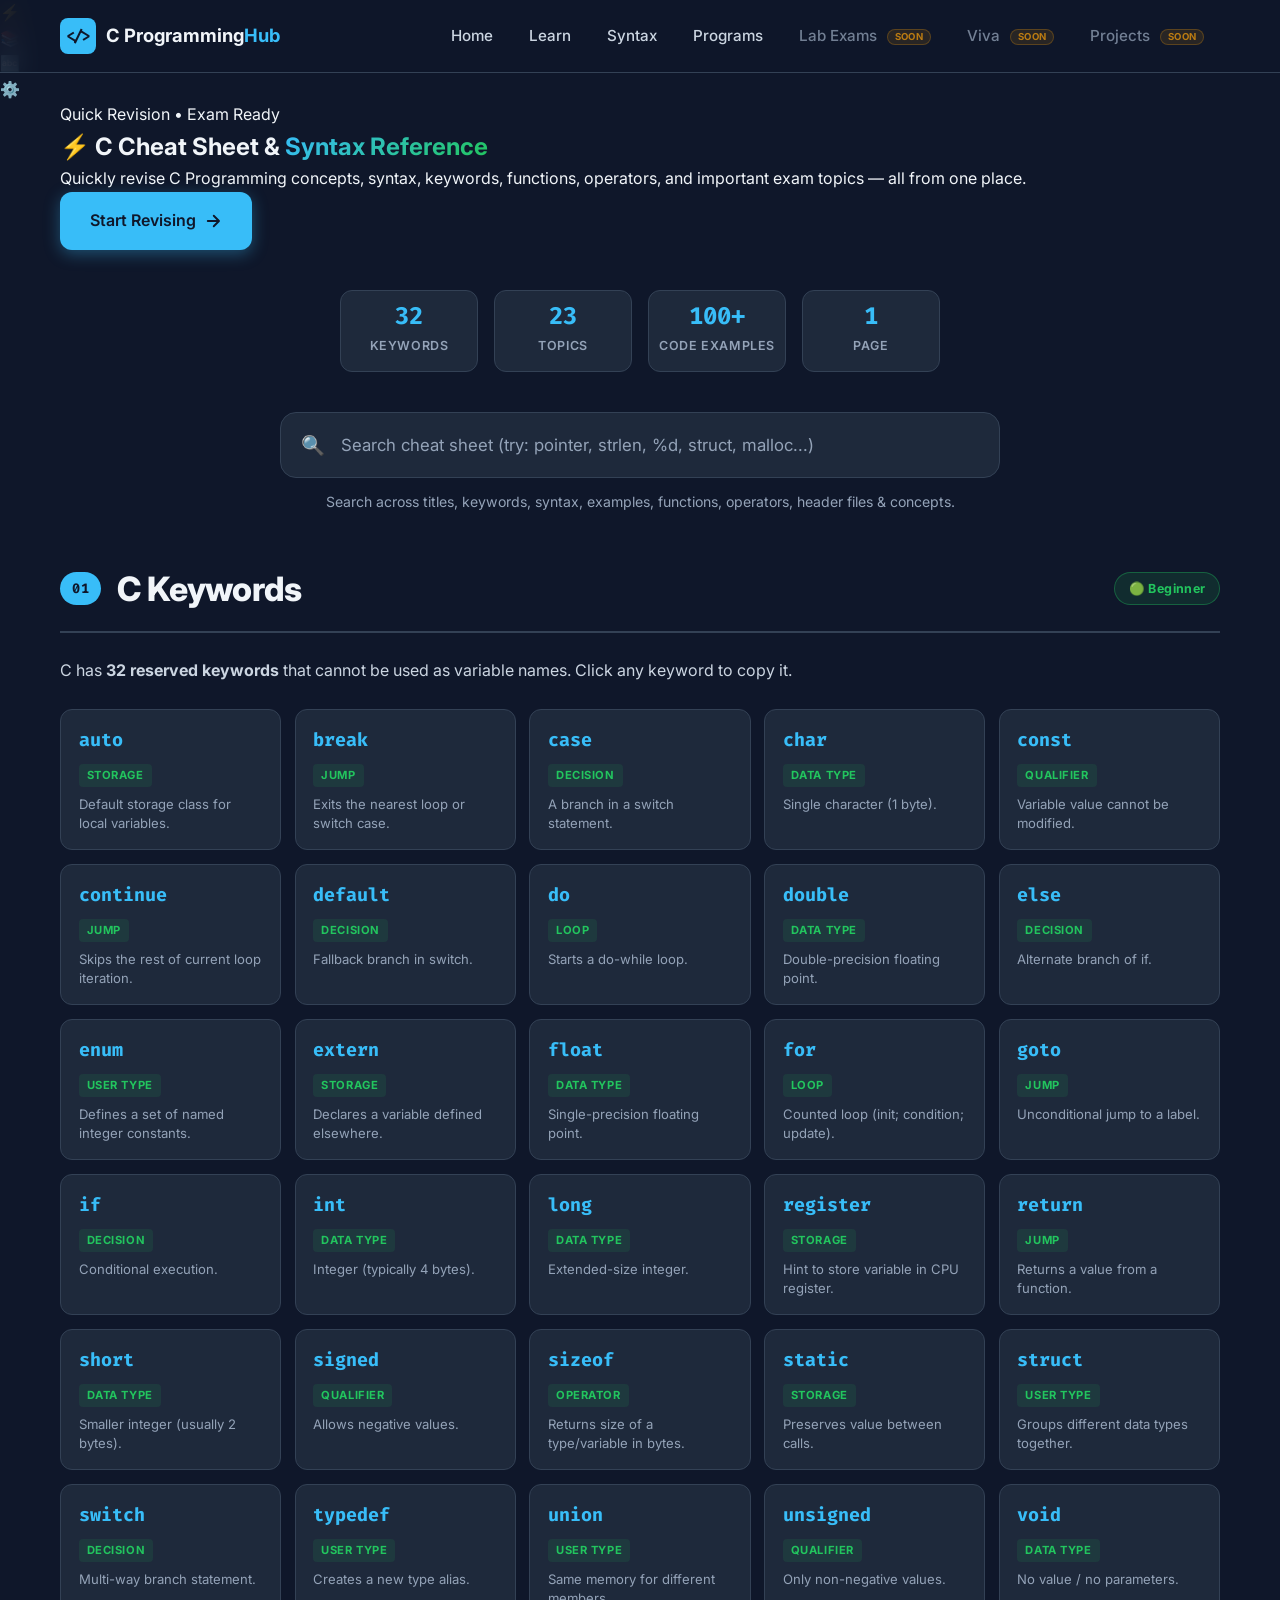
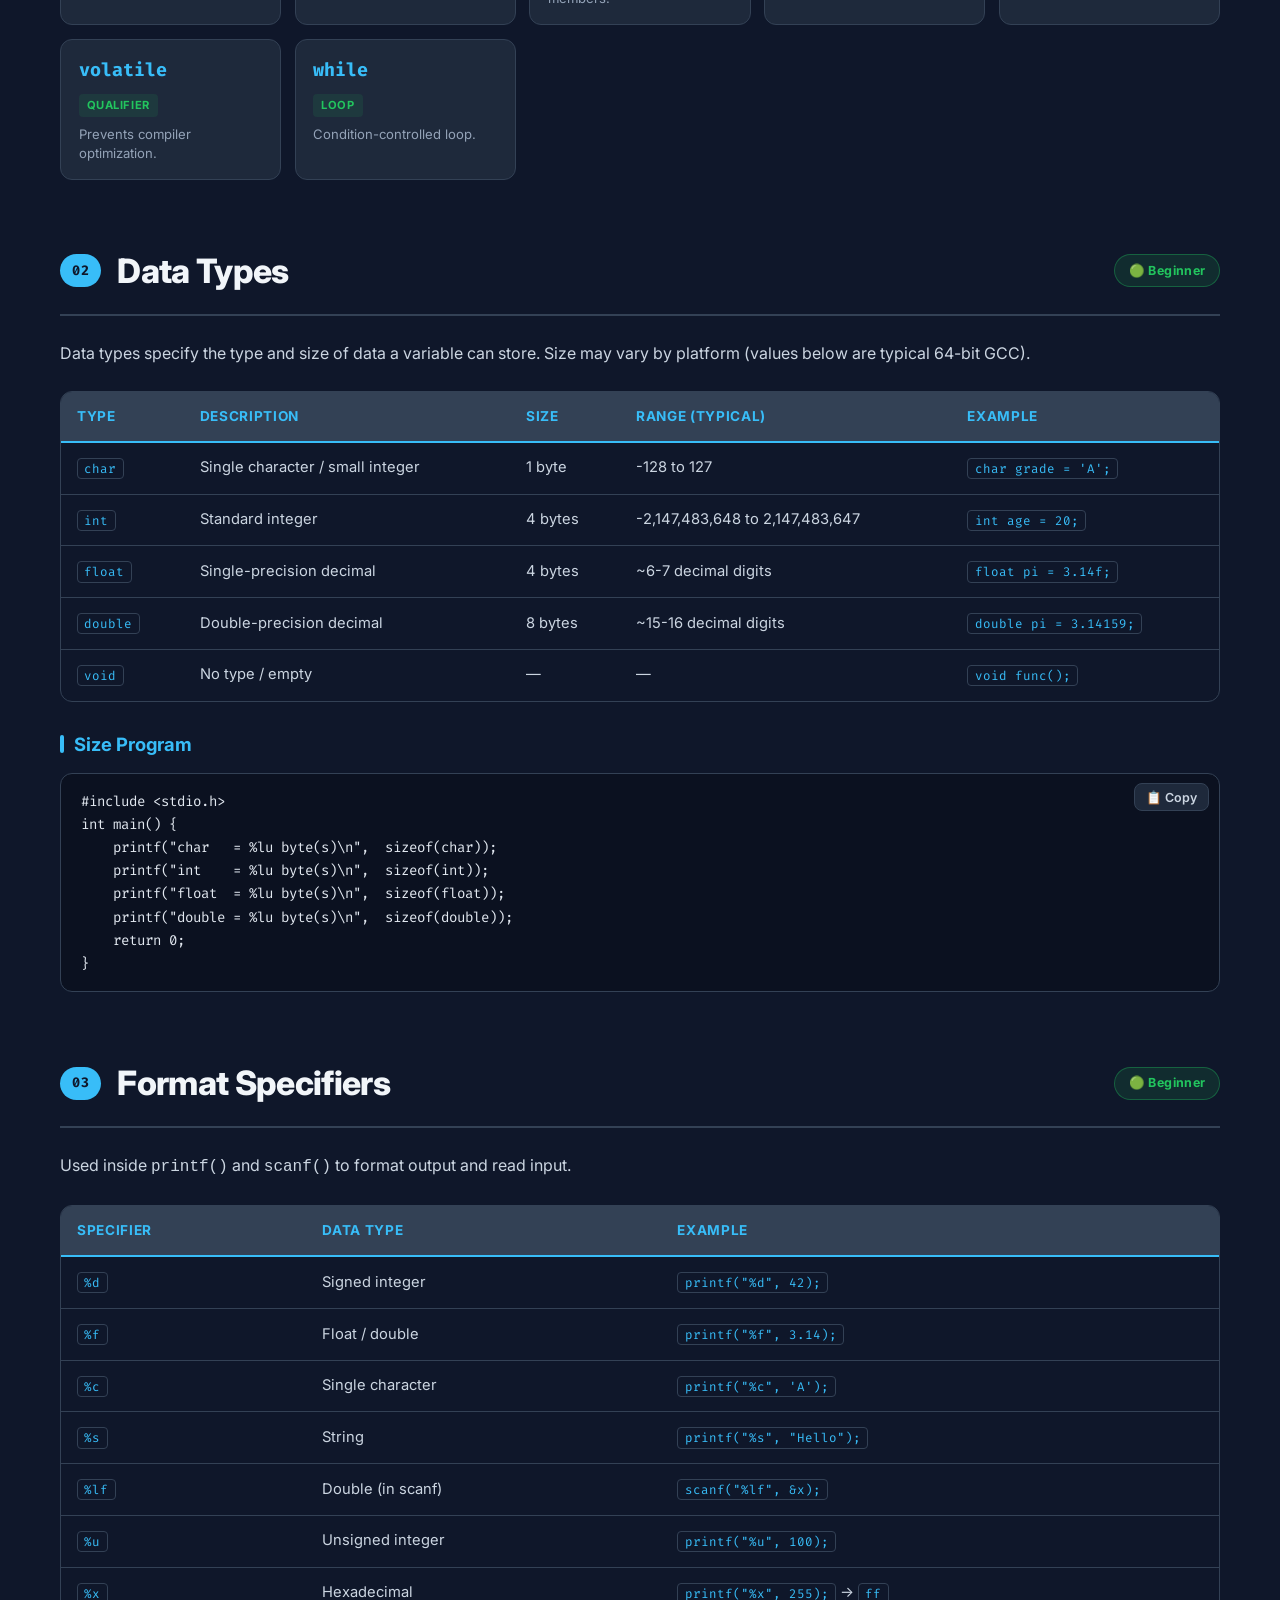
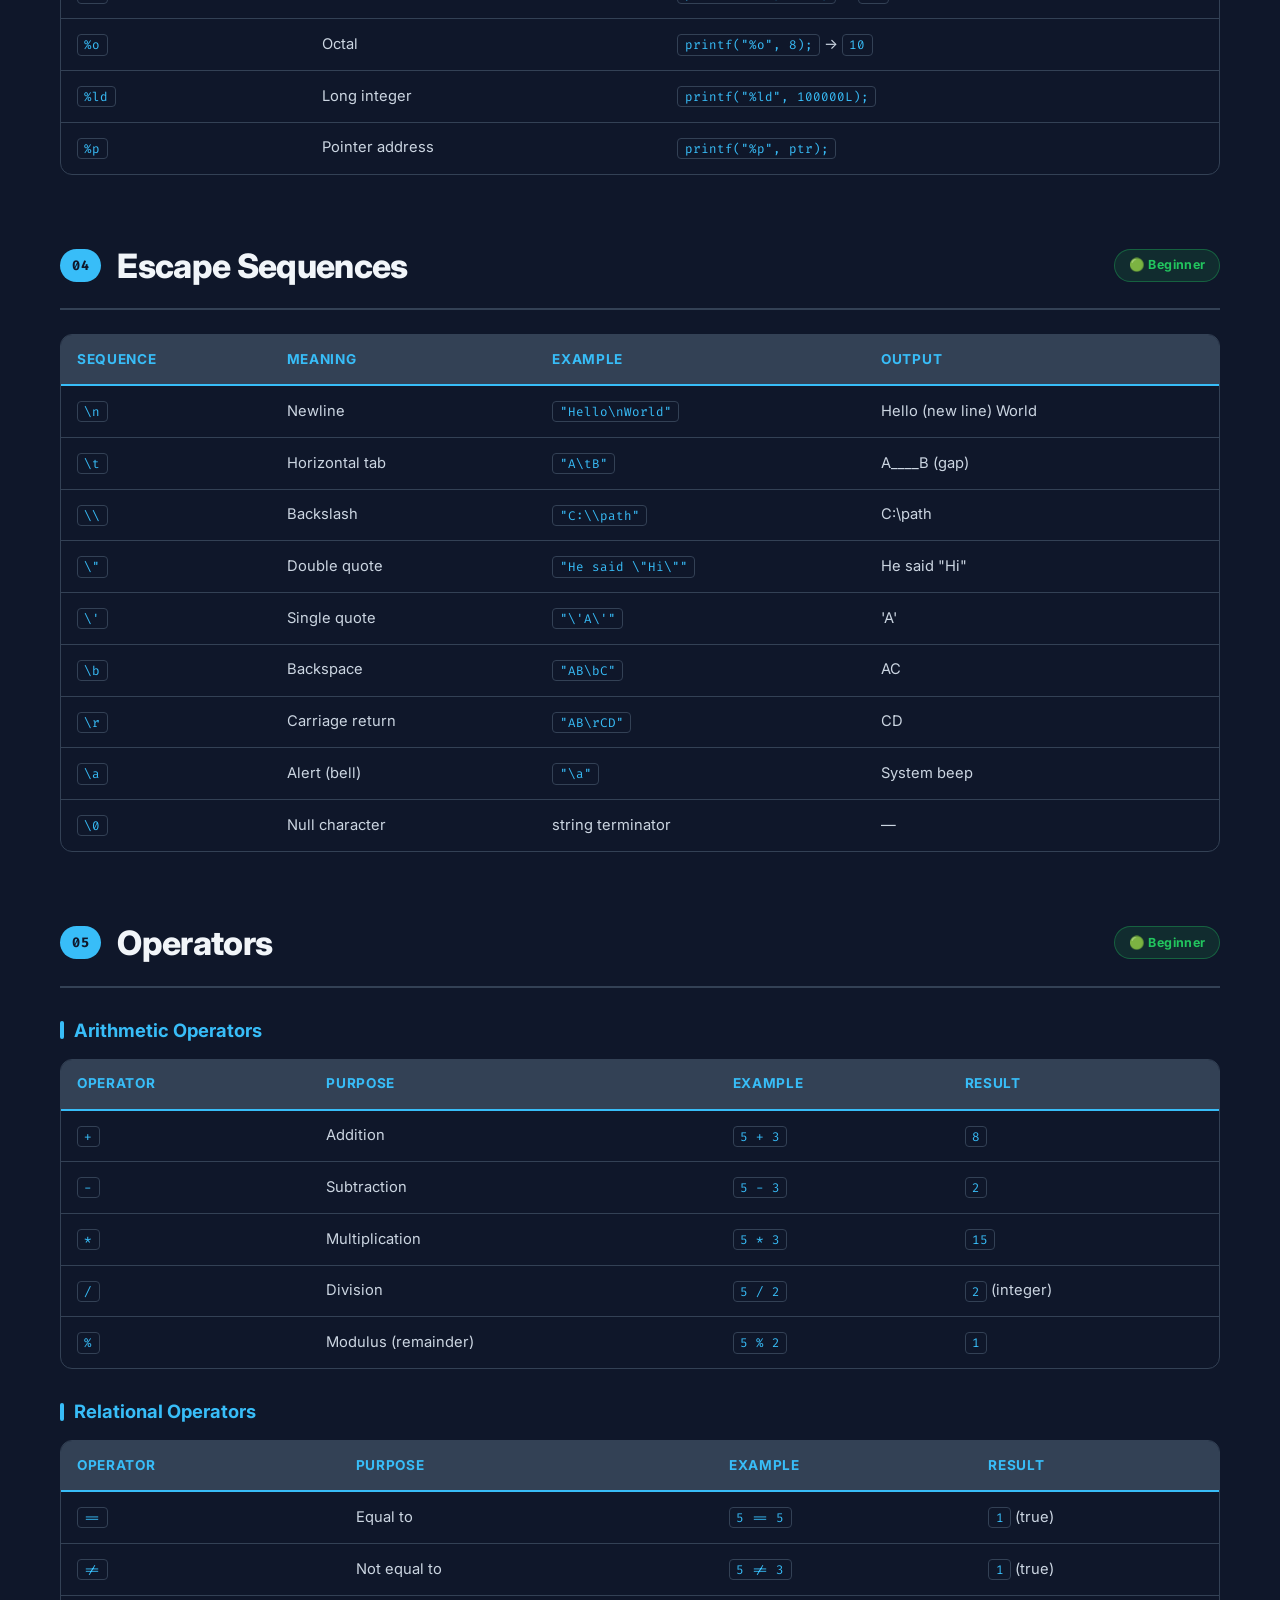
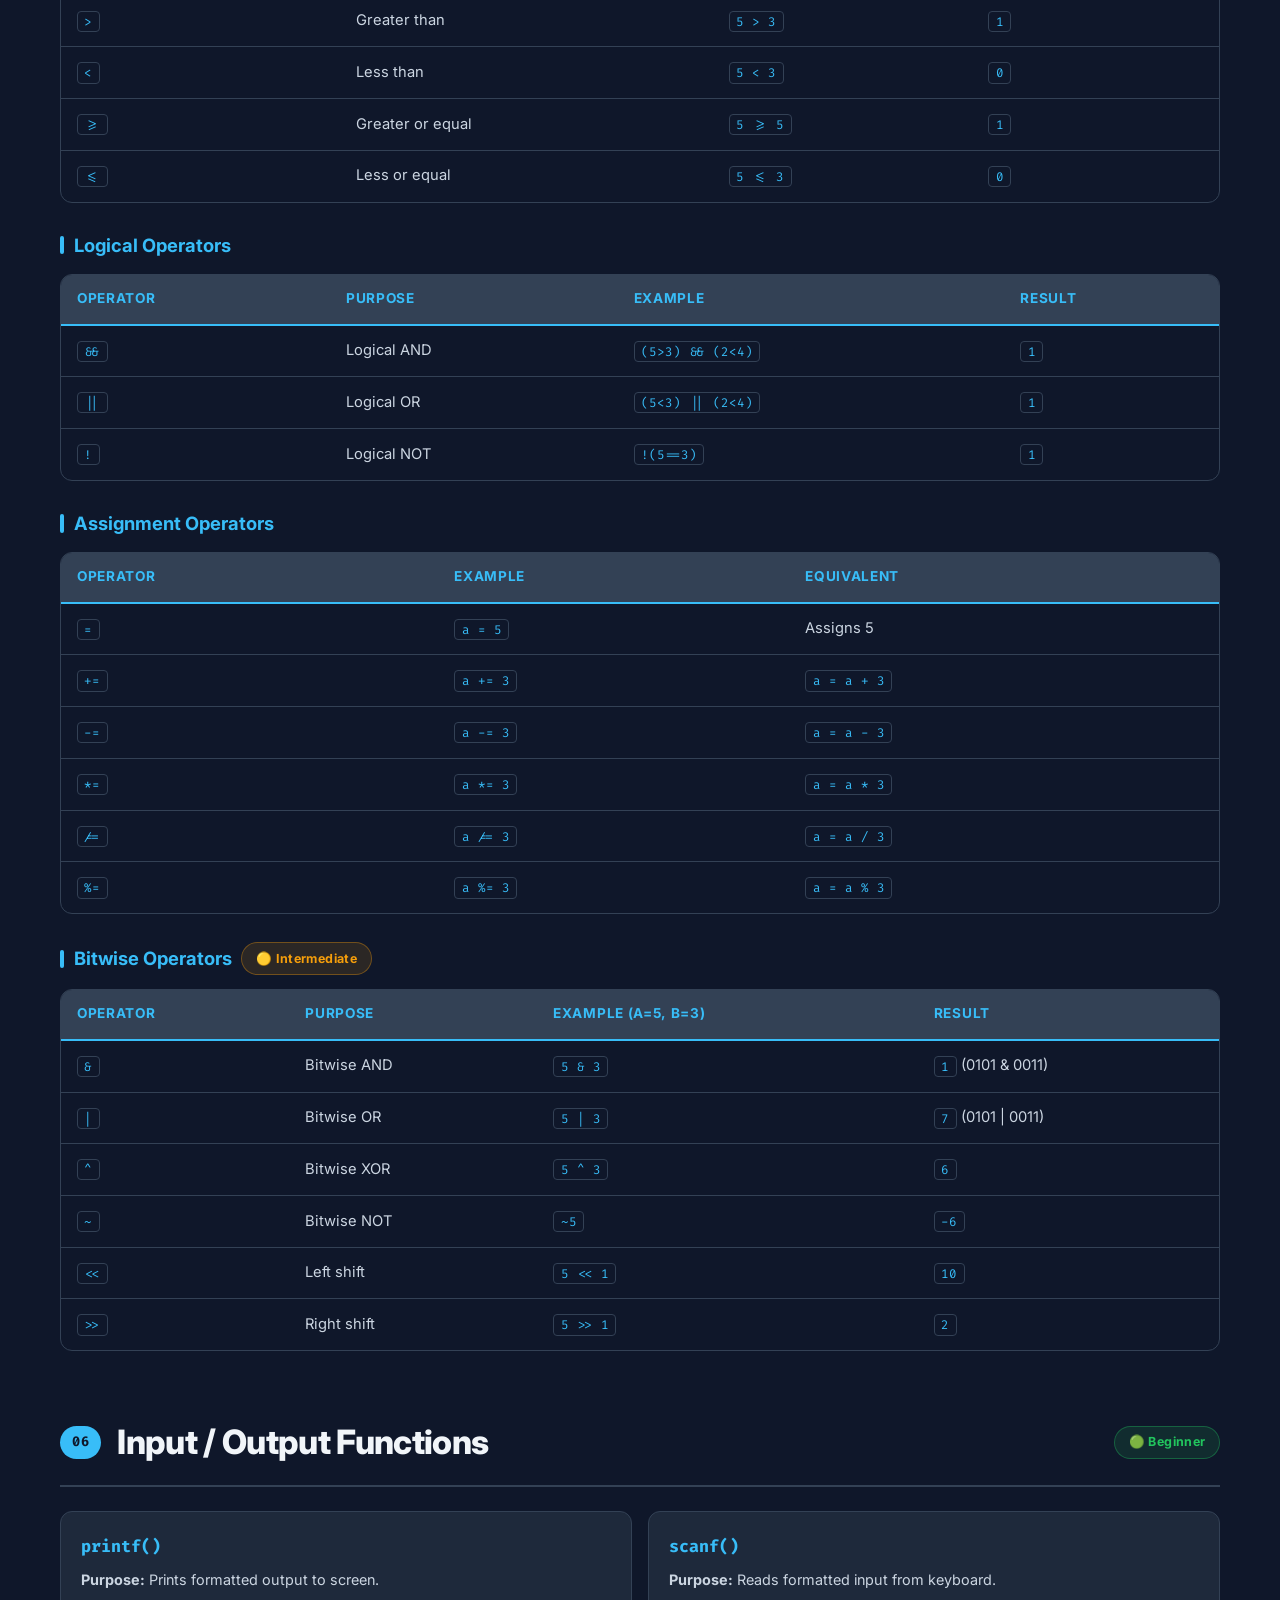
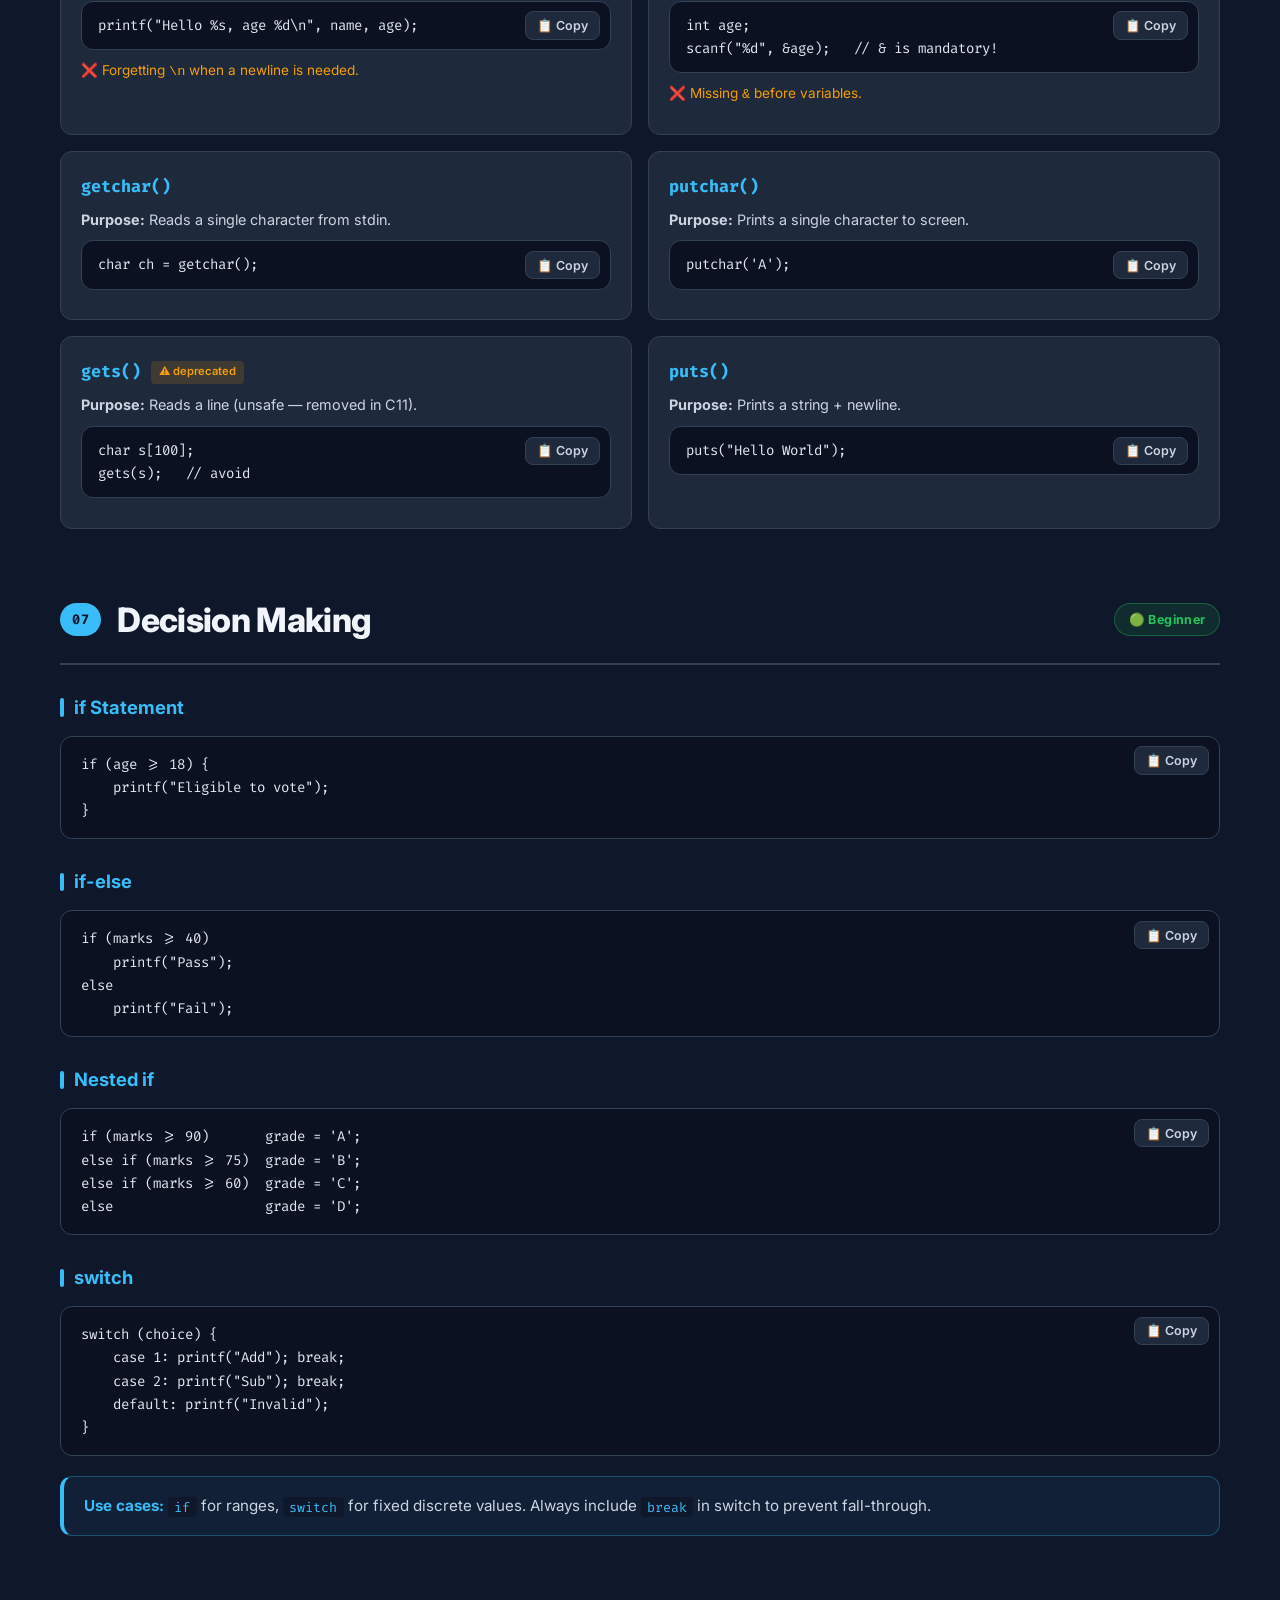
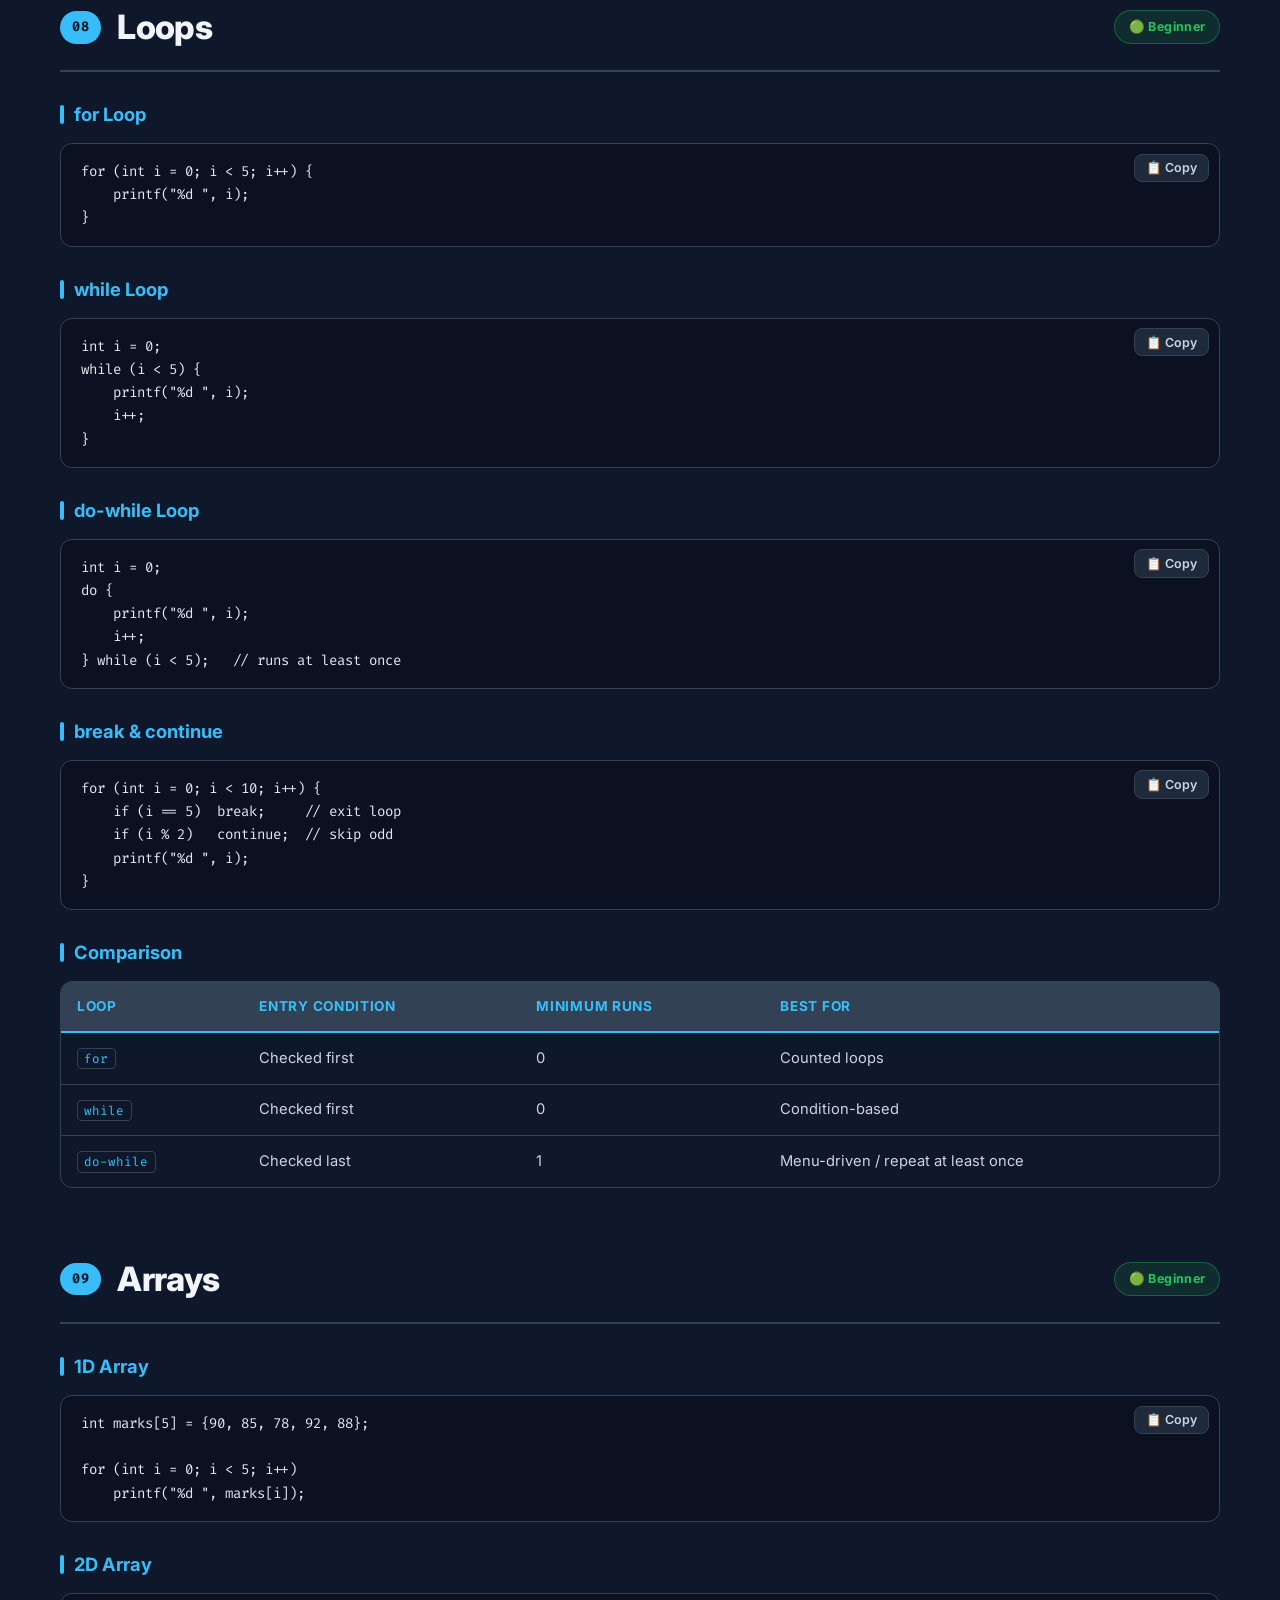
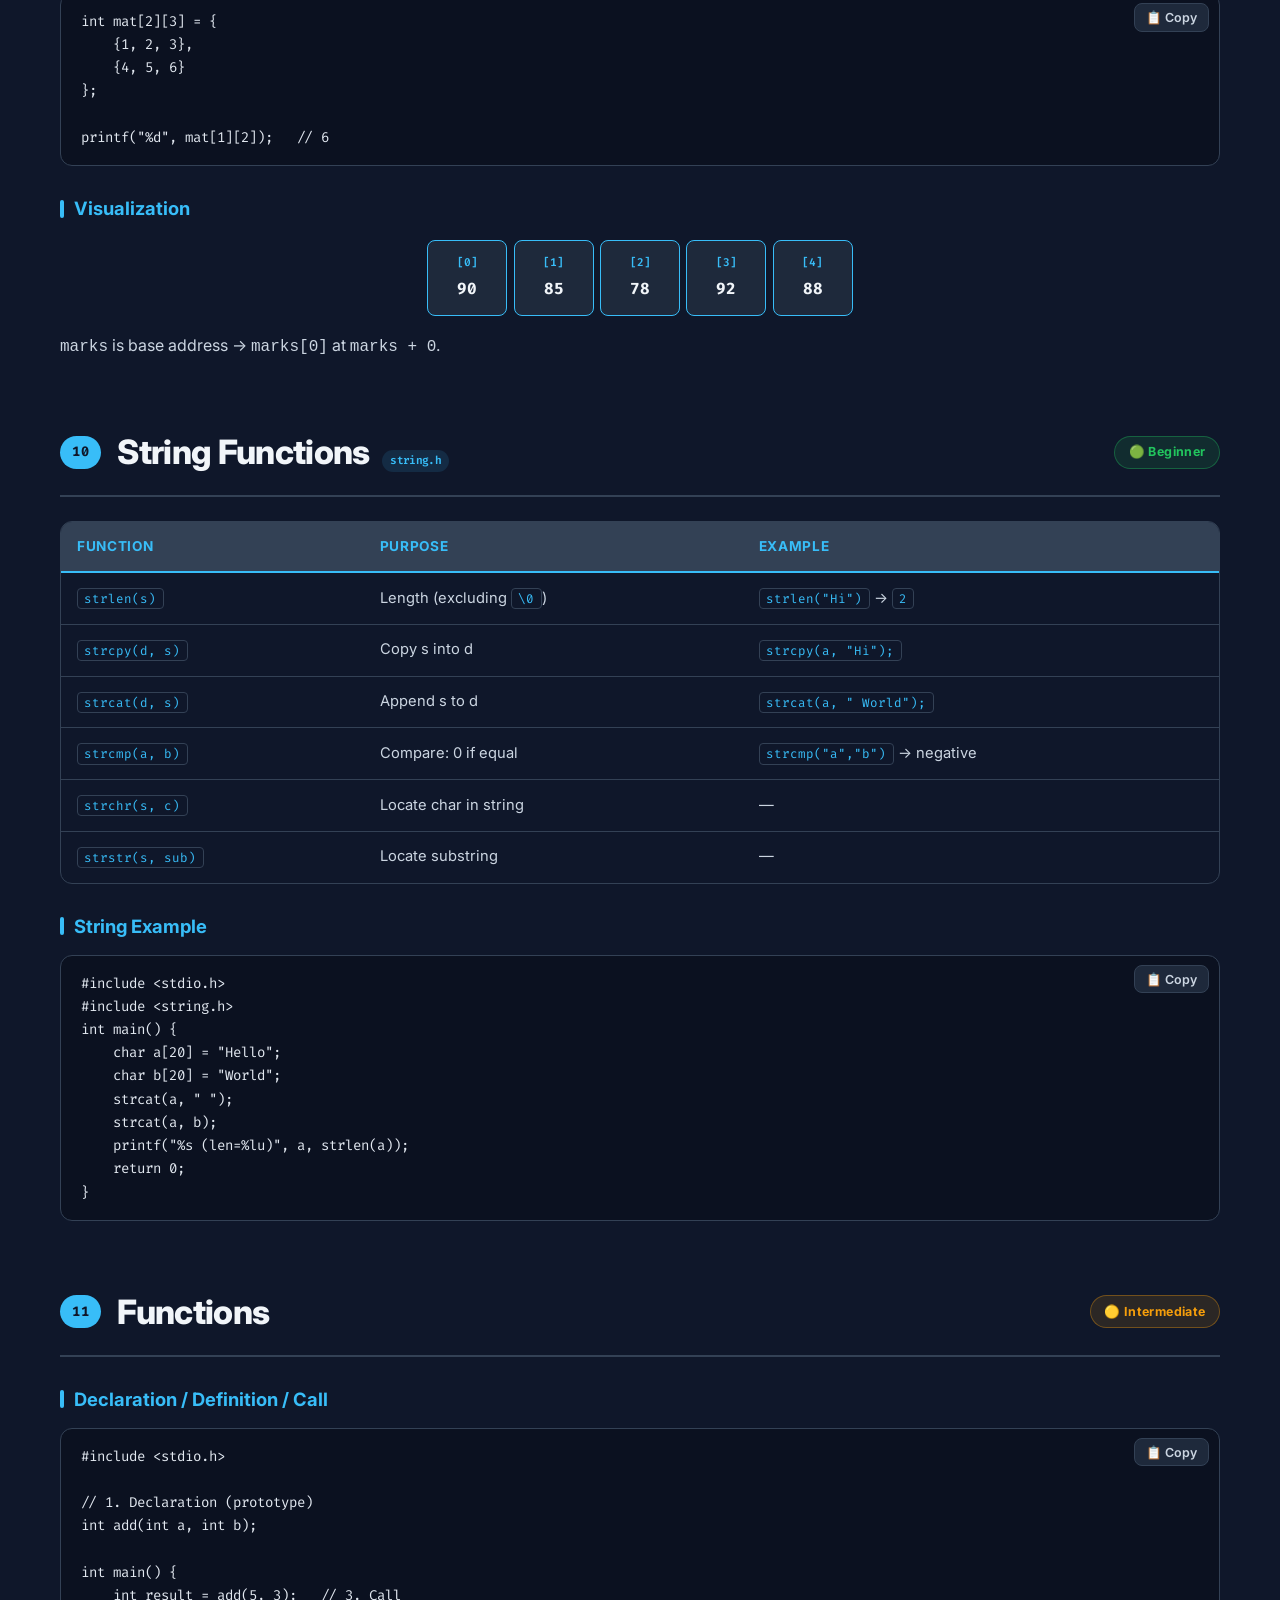
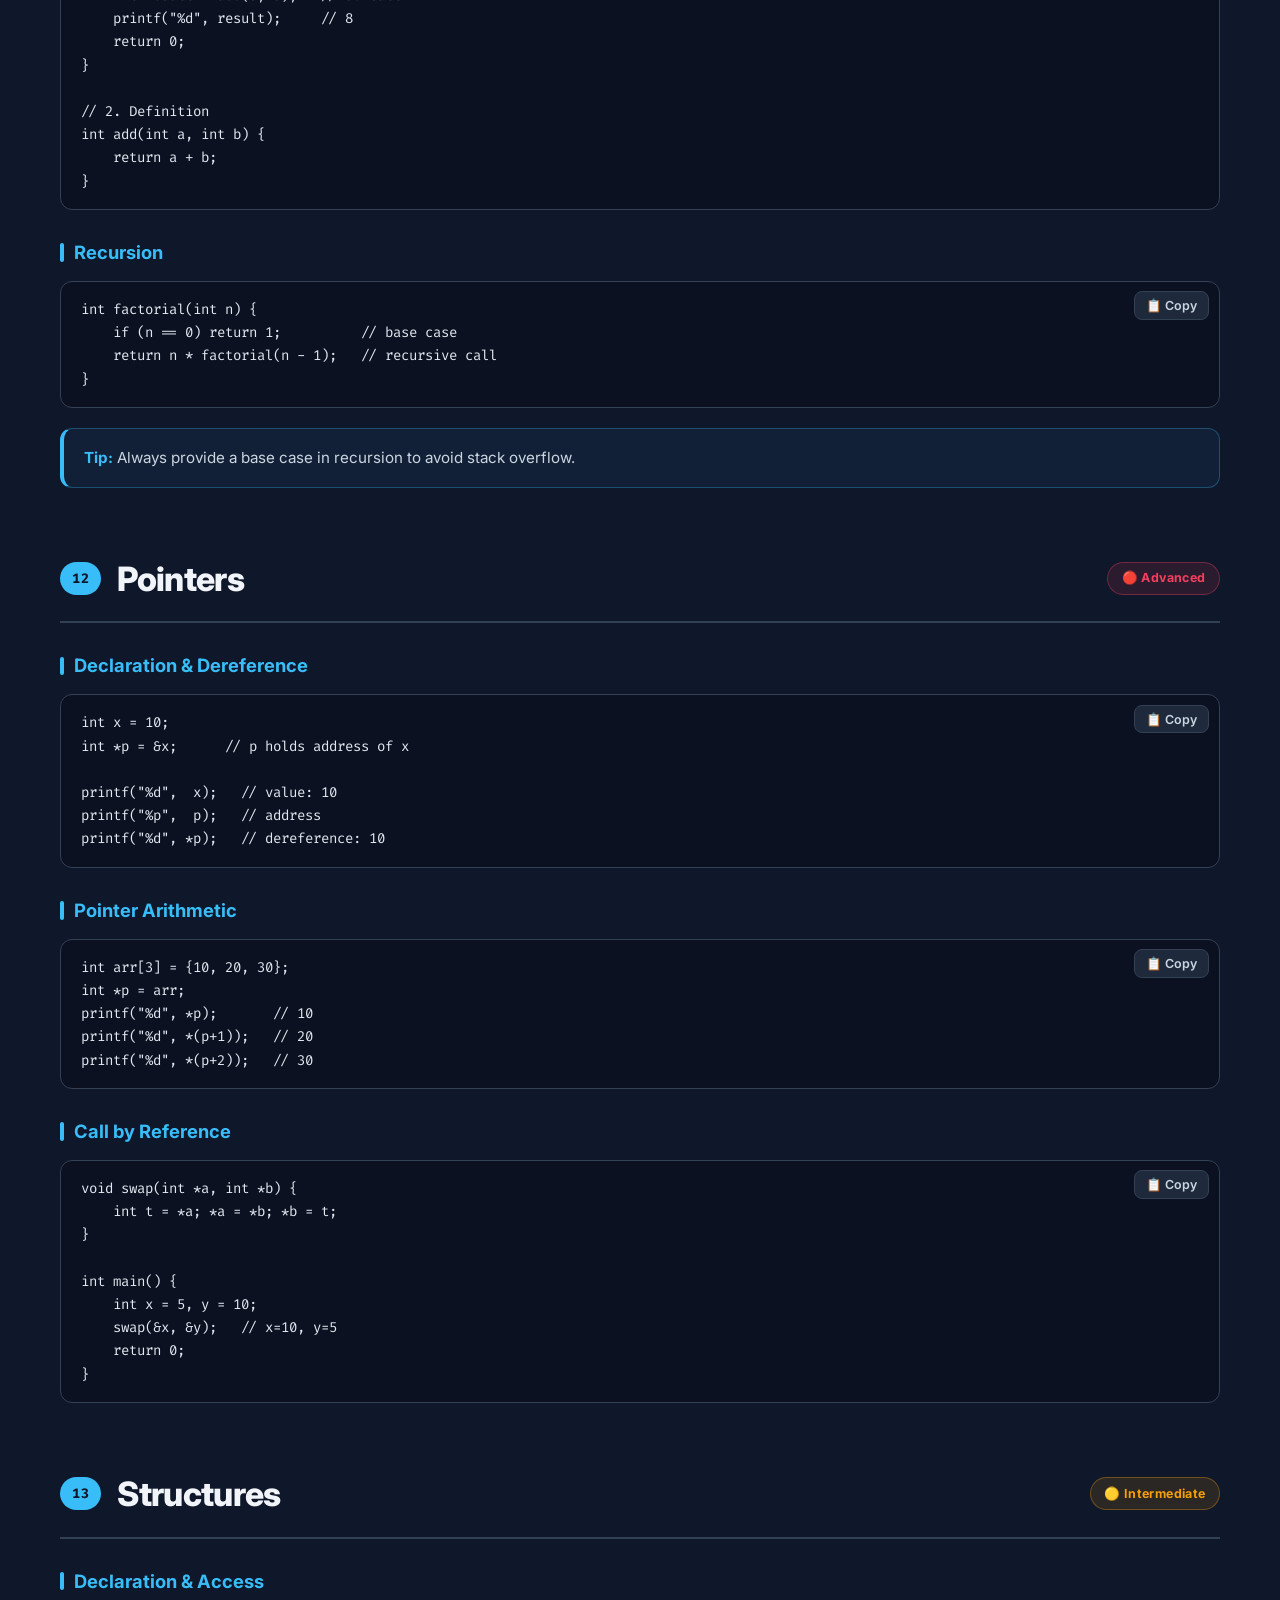
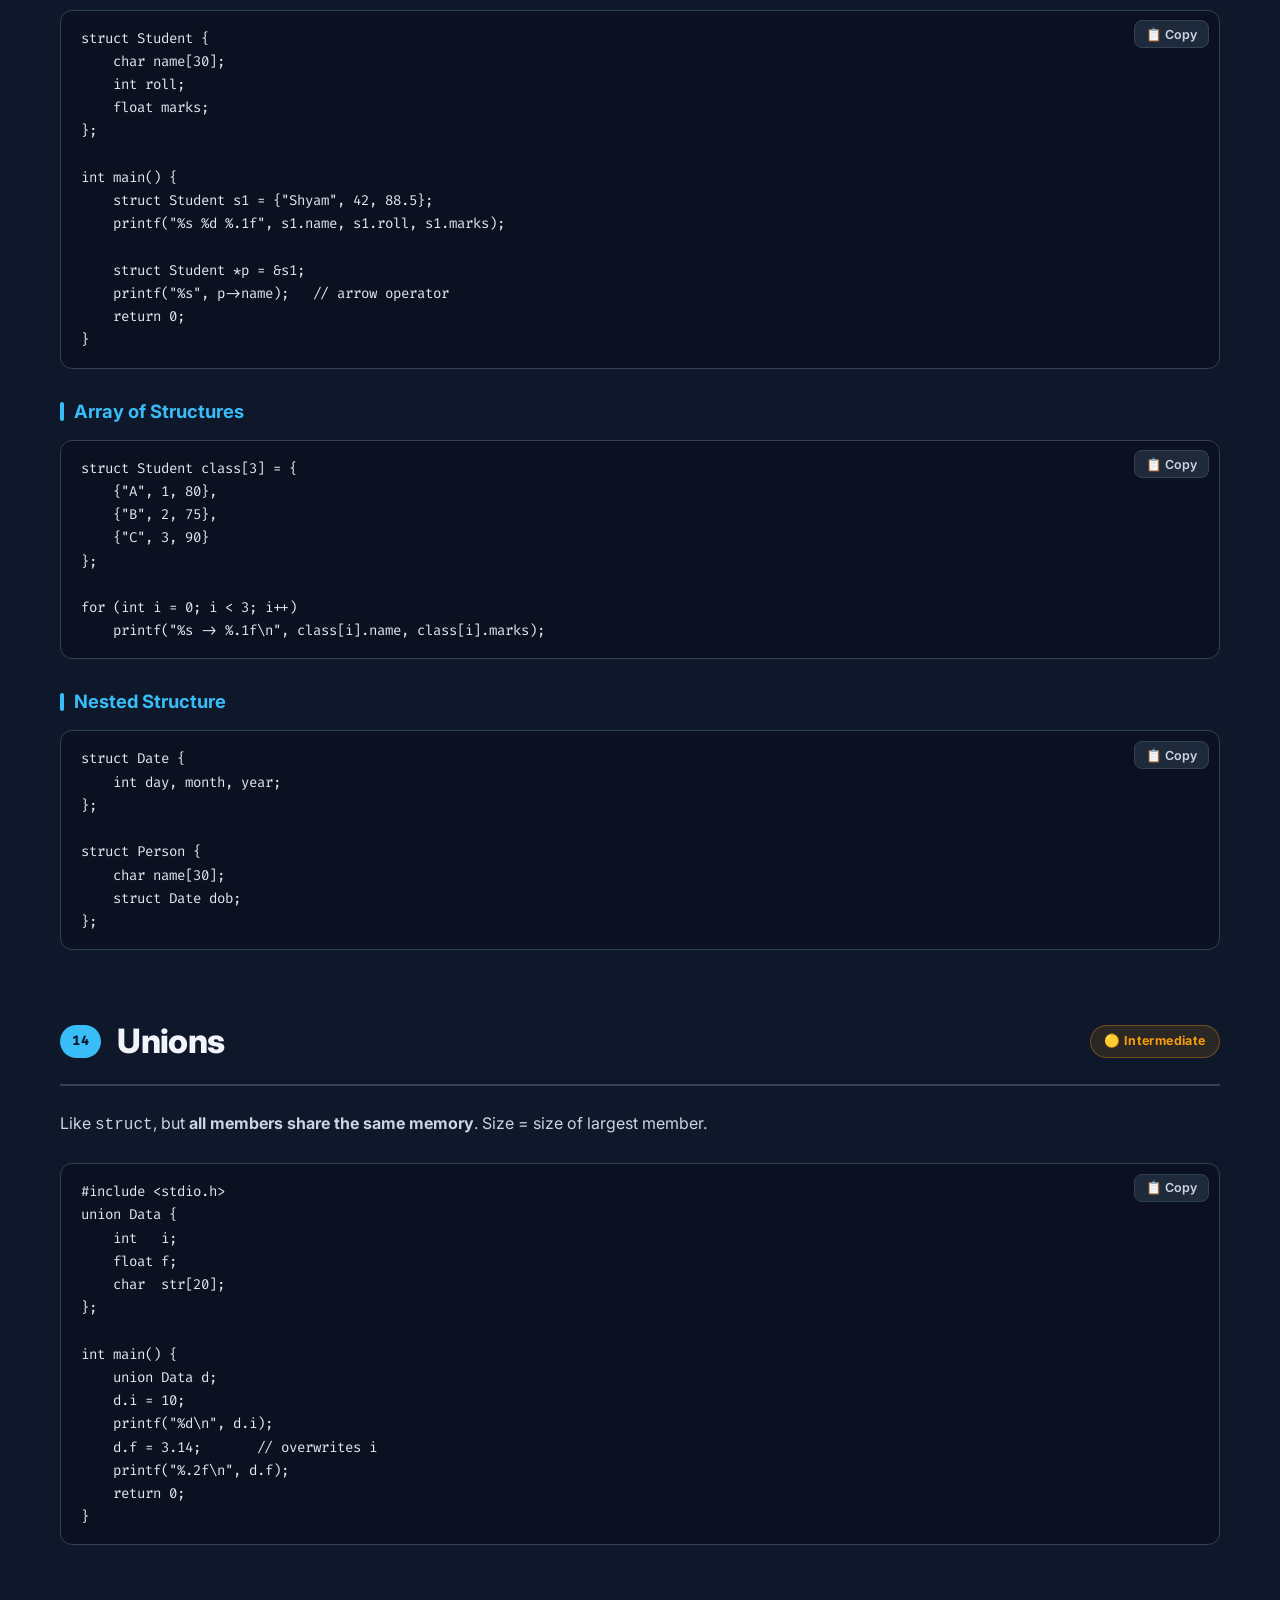
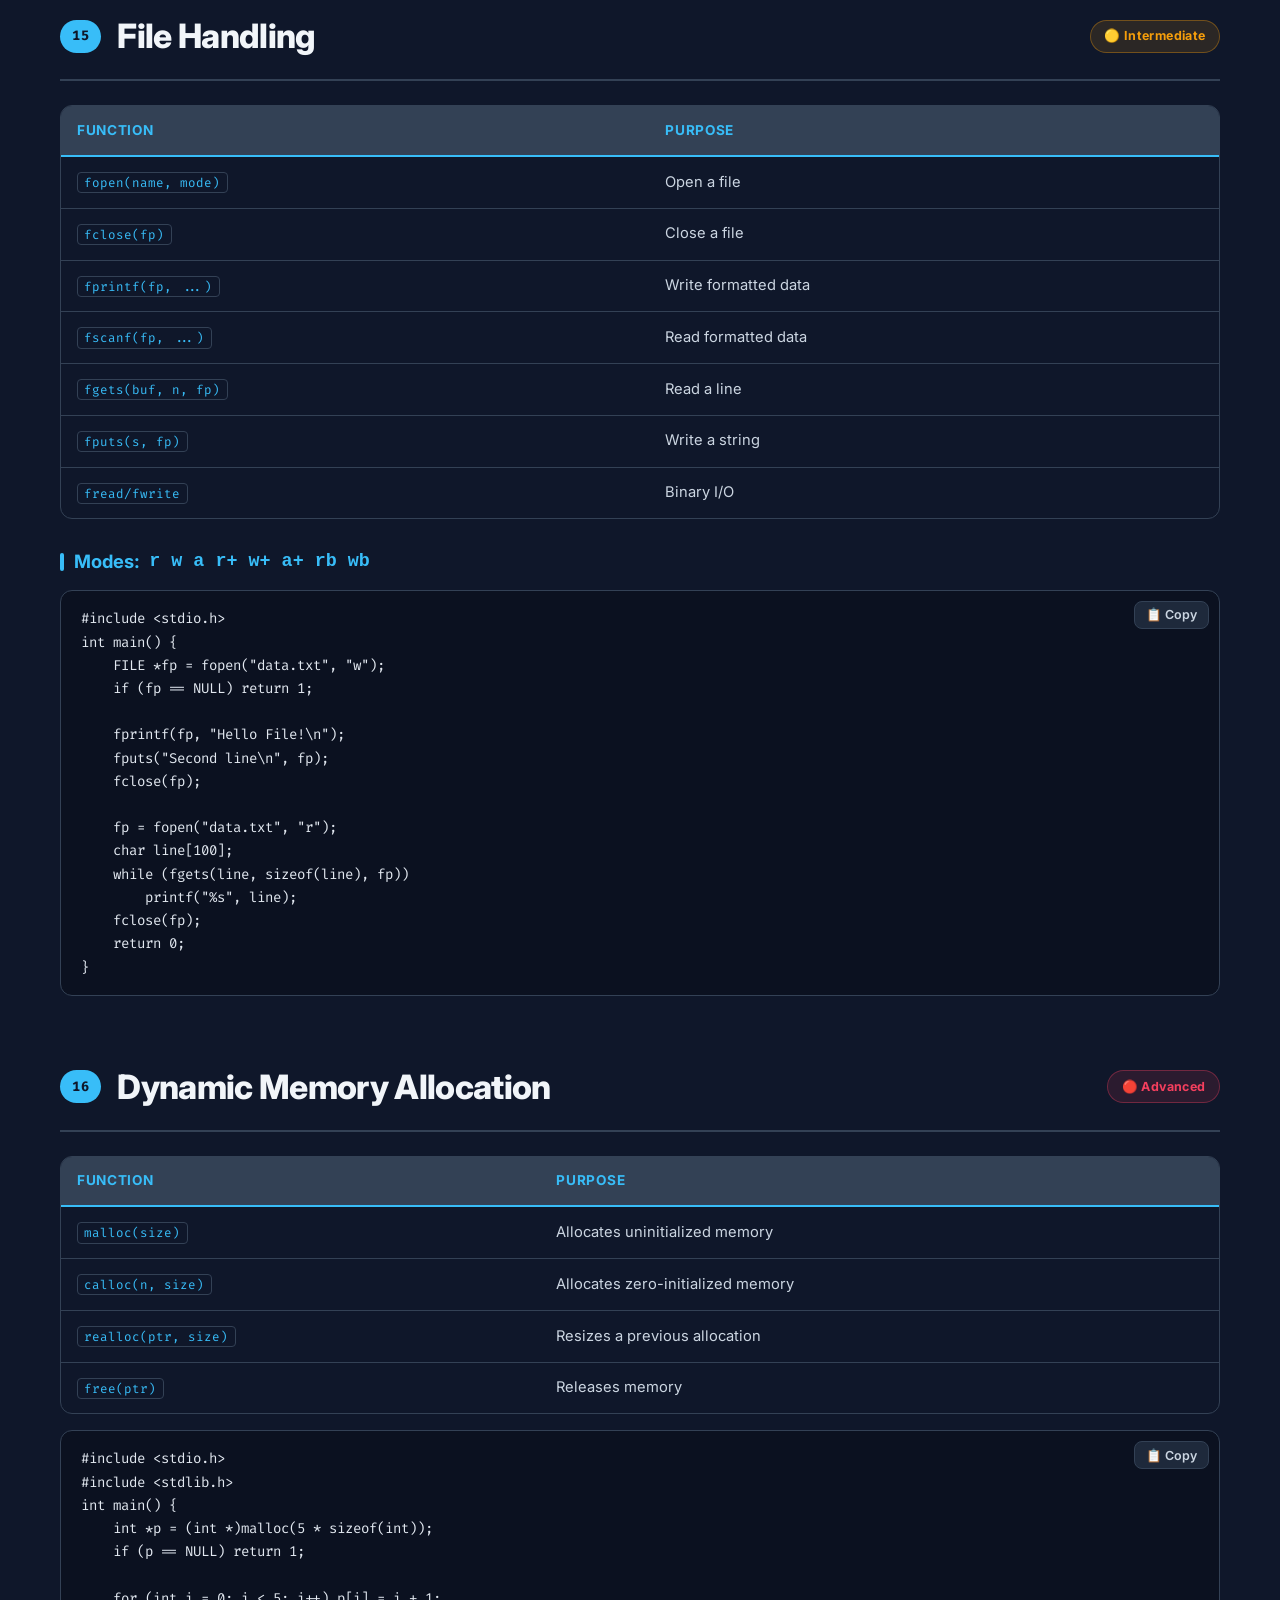
<file: syntax.html>
<!DOCTYPE html>
<html lang="en">
<head>
    <meta charset="UTF-8">
    <meta name="viewport" content="width=device-width, initial-scale=1.0">
    <meta name="description" content="Complete C Cheat Sheet & Syntax Reference — revise an entire semester of C programming in one place. Keywords, data types, operators, functions, pointers, file handling and more.">
    <meta name="author" content="Shyam">
    <title>C Cheat Sheet & Syntax Reference | C Programming Hub</title>
    <link rel="stylesheet" href="css/style.css">
    <link rel="stylesheet" href="css/syntax.css">
    <link rel="preconnect" href="https://fonts.googleapis.com">
    <link rel="preconnect" href="https://fonts.gstatic.com" crossorigin>
    <link href="https://fonts.googleapis.com/css2?family=Fira+Code:wght@400;500;600&family=Inter:wght@400;500;600;700;800&display=swap" rel="stylesheet">
</head>
<body>

    <!-- ============= NAVBAR ============= -->
    <nav class="navbar" id="navbar">
        <div class="container nav-container">
            <a href="index.html" class="logo">
                <span class="logo-icon">&lt;/&gt;</span>
                <span class="logo-text">C Programming<span class="logo-accent">Hub</span></span>
            </a>

            <ul class="nav-menu" id="navMenu">
                <li><a href="index.html" class="nav-link">Home</a></li>
                <li><a href="learn.html" class="nav-link">Learn</a></li>
                <li><a href="syntax.html" class="nav-link active">Syntax</a></li>
                <li><a href="programs.html" class="nav-link">Programs</a></li>
                <li><a href="#" class="nav-link nav-disabled" data-soon="Lab Exams page coming soon">Lab Exams <span class="soon-pill">Soon</span></a></li>
                <li><a href="#" class="nav-link nav-disabled" data-soon="Viva page coming soon">Viva <span class="soon-pill">Soon</span></a></li>
                <li><a href="#" class="nav-link nav-disabled" data-soon="Projects page coming soon">Projects <span class="soon-pill">Soon</span></a></li>
            </ul>

            <button class="hamburger" id="hamburger" aria-label="Toggle menu">
                <span></span>
                <span></span>
                <span></span>
            </button>
        </div>
    </nav>

    <!-- ============= HERO ============= -->
    <section class="page-hero">
        <div class="page-hero-bg">
            <div class="floating-icon fi-1">⚡</div>
            <div class="floating-icon fi-2">📚</div>
            <div class="floating-icon fi-3">🔤</div>
            <div class="floating-icon fi-4">⚙️</div>
        </div>
        <div class="container page-hero-content">
            <div class="page-badge">
                <span class="badge-dot"></span> Quick Revision • Exam Ready
            </div>
            <h1 class="page-title">
                ⚡ C Cheat Sheet &amp; <span class="gradient-text">Syntax Reference</span>
            </h1>
            <p class="page-subtitle">
                Quickly revise C Programming concepts, syntax, keywords, functions, operators, and important exam topics — all from one place.
            </p>
            <a href="#global-search" class="btn btn-primary">
                Start Revising
                <svg width="18" height="18" viewBox="0 0 24 24" fill="none"><path d="M5 12h14M13 5l7 7-7 7" stroke="currentColor" stroke-width="2.5" stroke-linecap="round" stroke-linejoin="round"/></svg>
            </a>

            <div class="quick-stats">
                <div class="qs-item"><strong>32</strong><span>Keywords</span></div>
                <div class="qs-item"><strong>23</strong><span>Topics</span></div>
                <div class="qs-item"><strong>100+</strong><span>Code Examples</span></div>
                <div class="qs-item"><strong>1</strong><span>Page</span></div>
            </div>
        </div>
    </section>

    <!-- ============= GLOBAL SEARCH ============= -->
    <section class="search-section" id="global-search">
        <div class="container">
            <div class="search-box">
                <span class="search-icon">🔍</span>
                <input type="search" id="cheatSearch" placeholder="Search cheat sheet (try: pointer, strlen, %d, struct, malloc...)" aria-label="Search cheat sheet">
                <button class="search-clear" id="searchClear" aria-label="Clear search">×</button>
                <span class="search-count" id="searchCount"></span>
            </div>
            <p class="search-hint">Search across titles, keywords, syntax, examples, functions, operators, header files &amp; concepts.</p>
        </div>
    </section>

    <!-- ============= MAIN CONTENT ============= -->
    <main class="container cheat-content" id="cheatContent">

        <!-- SECTION 3 — C KEYWORDS -->
        <section class="cheat-section" id="keywords" data-title="C Keywords">
            <div class="cheat-header">
                <span class="cheat-num">01</span>
                <h2>C Keywords</h2>
                <span class="difficulty-tag difficulty-beginner">🟢 Beginner</span>
            </div>
            <p class="cheat-intro">C has <strong>32 reserved keywords</strong> that cannot be used as variable names. Click any keyword to copy it.</p>

            <div class="keywords-grid" id="keywordsGrid">
                <!-- 32 keyword cards -->
                <div class="kw-card" data-keyword="auto"><span class="kw-name">auto</span><span class="kw-cat">Storage</span><span class="kw-desc">Default storage class for local variables.</span><button class="copy-mini" aria-label="Copy auto">📋</button></div>
                <div class="kw-card" data-keyword="break"><span class="kw-name">break</span><span class="kw-cat">Jump</span><span class="kw-desc">Exits the nearest loop or switch case.</span><button class="copy-mini" aria-label="Copy break">📋</button></div>
                <div class="kw-card" data-keyword="case"><span class="kw-name">case</span><span class="kw-cat">Decision</span><span class="kw-desc">A branch in a switch statement.</span><button class="copy-mini" aria-label="Copy case">📋</button></div>
                <div class="kw-card" data-keyword="char"><span class="kw-name">char</span><span class="kw-cat">Data Type</span><span class="kw-desc">Single character (1 byte).</span><button class="copy-mini" aria-label="Copy char">📋</button></div>
                <div class="kw-card" data-keyword="const"><span class="kw-name">const</span><span class="kw-cat">Qualifier</span><span class="kw-desc">Variable value cannot be modified.</span><button class="copy-mini" aria-label="Copy const">📋</button></div>
                <div class="kw-card" data-keyword="continue"><span class="kw-name">continue</span><span class="kw-cat">Jump</span><span class="kw-desc">Skips the rest of current loop iteration.</span><button class="copy-mini" aria-label="Copy continue">📋</button></div>
                <div class="kw-card" data-keyword="default"><span class="kw-name">default</span><span class="kw-cat">Decision</span><span class="kw-desc">Fallback branch in switch.</span><button class="copy-mini" aria-label="Copy default">📋</button></div>
                <div class="kw-card" data-keyword="do"><span class="kw-name">do</span><span class="kw-cat">Loop</span><span class="kw-desc">Starts a do-while loop.</span><button class="copy-mini" aria-label="Copy do">📋</button></div>
                <div class="kw-card" data-keyword="double"><span class="kw-name">double</span><span class="kw-cat">Data Type</span><span class="kw-desc">Double-precision floating point.</span><button class="copy-mini" aria-label="Copy double">📋</button></div>
                <div class="kw-card" data-keyword="else"><span class="kw-name">else</span><span class="kw-cat">Decision</span><span class="kw-desc">Alternate branch of if.</span><button class="copy-mini" aria-label="Copy else">📋</button></div>
                <div class="kw-card" data-keyword="enum"><span class="kw-name">enum</span><span class="kw-cat">User Type</span><span class="kw-desc">Defines a set of named integer constants.</span><button class="copy-mini" aria-label="Copy enum">📋</button></div>
                <div class="kw-card" data-keyword="extern"><span class="kw-name">extern</span><span class="kw-cat">Storage</span><span class="kw-desc">Declares a variable defined elsewhere.</span><button class="copy-mini" aria-label="Copy extern">📋</button></div>
                <div class="kw-card" data-keyword="float"><span class="kw-name">float</span><span class="kw-cat">Data Type</span><span class="kw-desc">Single-precision floating point.</span><button class="copy-mini" aria-label="Copy float">📋</button></div>
                <div class="kw-card" data-keyword="for"><span class="kw-name">for</span><span class="kw-cat">Loop</span><span class="kw-desc">Counted loop (init; condition; update).</span><button class="copy-mini" aria-label="Copy for">📋</button></div>
                <div class="kw-card" data-keyword="goto"><span class="kw-name">goto</span><span class="kw-cat">Jump</span><span class="kw-desc">Unconditional jump to a label.</span><button class="copy-mini" aria-label="Copy goto">📋</button></div>
                <div class="kw-card" data-keyword="if"><span class="kw-name">if</span><span class="kw-cat">Decision</span><span class="kw-desc">Conditional execution.</span><button class="copy-mini" aria-label="Copy if">📋</button></div>
                <div class="kw-card" data-keyword="int"><span class="kw-name">int</span><span class="kw-cat">Data Type</span><span class="kw-desc">Integer (typically 4 bytes).</span><button class="copy-mini" aria-label="Copy int">📋</button></div>
                <div class="kw-card" data-keyword="long"><span class="kw-name">long</span><span class="kw-cat">Data Type</span><span class="kw-desc">Extended-size integer.</span><button class="copy-mini" aria-label="Copy long">📋</button></div>
                <div class="kw-card" data-keyword="register"><span class="kw-name">register</span><span class="kw-cat">Storage</span><span class="kw-desc">Hint to store variable in CPU register.</span><button class="copy-mini" aria-label="Copy register">📋</button></div>
                <div class="kw-card" data-keyword="return"><span class="kw-name">return</span><span class="kw-cat">Jump</span><span class="kw-desc">Returns a value from a function.</span><button class="copy-mini" aria-label="Copy return">📋</button></div>
                <div class="kw-card" data-keyword="short"><span class="kw-name">short</span><span class="kw-cat">Data Type</span><span class="kw-desc">Smaller integer (usually 2 bytes).</span><button class="copy-mini" aria-label="Copy short">📋</button></div>
                <div class="kw-card" data-keyword="signed"><span class="kw-name">signed</span><span class="kw-cat">Qualifier</span><span class="kw-desc">Allows negative values.</span><button class="copy-mini" aria-label="Copy signed">📋</button></div>
                <div class="kw-card" data-keyword="sizeof"><span class="kw-name">sizeof</span><span class="kw-cat">Operator</span><span class="kw-desc">Returns size of a type/variable in bytes.</span><button class="copy-mini" aria-label="Copy sizeof">📋</button></div>
                <div class="kw-card" data-keyword="static"><span class="kw-name">static</span><span class="kw-cat">Storage</span><span class="kw-desc">Preserves value between calls.</span><button class="copy-mini" aria-label="Copy static">📋</button></div>
                <div class="kw-card" data-keyword="struct"><span class="kw-name">struct</span><span class="kw-cat">User Type</span><span class="kw-desc">Groups different data types together.</span><button class="copy-mini" aria-label="Copy struct">📋</button></div>
                <div class="kw-card" data-keyword="switch"><span class="kw-name">switch</span><span class="kw-cat">Decision</span><span class="kw-desc">Multi-way branch statement.</span><button class="copy-mini" aria-label="Copy switch">📋</button></div>
                <div class="kw-card" data-keyword="typedef"><span class="kw-name">typedef</span><span class="kw-cat">User Type</span><span class="kw-desc">Creates a new type alias.</span><button class="copy-mini" aria-label="Copy typedef">📋</button></div>
                <div class="kw-card" data-keyword="union"><span class="kw-name">union</span><span class="kw-cat">User Type</span><span class="kw-desc">Same memory for different members.</span><button class="copy-mini" aria-label="Copy union">📋</button></div>
                <div class="kw-card" data-keyword="unsigned"><span class="kw-name">unsigned</span><span class="kw-cat">Qualifier</span><span class="kw-desc">Only non-negative values.</span><button class="copy-mini" aria-label="Copy unsigned">📋</button></div>
                <div class="kw-card" data-keyword="void"><span class="kw-name">void</span><span class="kw-cat">Data Type</span><span class="kw-desc">No value / no parameters.</span><button class="copy-mini" aria-label="Copy void">📋</button></div>
                <div class="kw-card" data-keyword="volatile"><span class="kw-name">volatile</span><span class="kw-cat">Qualifier</span><span class="kw-desc">Prevents compiler optimization.</span><button class="copy-mini" aria-label="Copy volatile">📋</button></div>
                <div class="kw-card" data-keyword="while"><span class="kw-name">while</span><span class="kw-cat">Loop</span><span class="kw-desc">Condition-controlled loop.</span><button class="copy-mini" aria-label="Copy while">📋</button></div>
            </div>
        </section>

        <!-- SECTION 4 — DATA TYPES -->
        <section class="cheat-section" id="data-types" data-title="Data Types">
            <div class="cheat-header">
                <span class="cheat-num">02</span>
                <h2>Data Types</h2>
                <span class="difficulty-tag difficulty-beginner">🟢 Beginner</span>
            </div>
            <p class="cheat-intro">Data types specify the type and size of data a variable can store. Size may vary by platform (values below are typical 64-bit GCC).</p>

            <div class="table-wrap">
                <table class="cheat-table">
                    <thead><tr><th>Type</th><th>Description</th><th>Size</th><th>Range (typical)</th><th>Example</th></tr></thead>
                    <tbody>
                        <tr><td><code>char</code></td><td>Single character / small integer</td><td>1 byte</td><td>-128 to 127</td><td><code>char grade = 'A';</code></td></tr>
                        <tr><td><code>int</code></td><td>Standard integer</td><td>4 bytes</td><td>-2,147,483,648 to 2,147,483,647</td><td><code>int age = 20;</code></td></tr>
                        <tr><td><code>float</code></td><td>Single-precision decimal</td><td>4 bytes</td><td>~6-7 decimal digits</td><td><code>float pi = 3.14f;</code></td></tr>
                        <tr><td><code>double</code></td><td>Double-precision decimal</td><td>8 bytes</td><td>~15-16 decimal digits</td><td><code>double pi = 3.14159;</code></td></tr>
                        <tr><td><code>void</code></td><td>No type / empty</td><td>—</td><td>—</td><td><code>void func();</code></td></tr>
                    </tbody>
                </table>
            </div>

            <h3 class="sub-head">Size Program</h3>
            <div class="code-block-wrap">
                <button class="copy-btn" aria-label="Copy code">📋 Copy</button>
<pre><code>#include &lt;stdio.h&gt;
int main() {
    printf("char   = %lu byte(s)\n",  sizeof(char));
    printf("int    = %lu byte(s)\n",  sizeof(int));
    printf("float  = %lu byte(s)\n",  sizeof(float));
    printf("double = %lu byte(s)\n",  sizeof(double));
    return 0;
}</code></pre>
            </div>
        </section>

        <!-- SECTION 5 — FORMAT SPECIFIERS -->
        <section class="cheat-section" id="format-specifiers" data-title="Format Specifiers">
            <div class="cheat-header">
                <span class="cheat-num">03</span>
                <h2>Format Specifiers</h2>
                <span class="difficulty-tag difficulty-beginner">🟢 Beginner</span>
            </div>
            <p class="cheat-intro">Used inside <code>printf()</code> and <code>scanf()</code> to format output and read input.</p>

            <div class="table-wrap">
                <table class="cheat-table">
                    <thead><tr><th>Specifier</th><th>Data Type</th><th>Example</th></tr></thead>
                    <tbody>
                        <tr><td><code>%d</code></td><td>Signed integer</td><td><code>printf("%d", 42);</code></td></tr>
                        <tr><td><code>%f</code></td><td>Float / double</td><td><code>printf("%f", 3.14);</code></td></tr>
                        <tr><td><code>%c</code></td><td>Single character</td><td><code>printf("%c", 'A');</code></td></tr>
                        <tr><td><code>%s</code></td><td>String</td><td><code>printf("%s", "Hello");</code></td></tr>
                        <tr><td><code>%lf</code></td><td>Double (in scanf)</td><td><code>scanf("%lf", &amp;x);</code></td></tr>
                        <tr><td><code>%u</code></td><td>Unsigned integer</td><td><code>printf("%u", 100);</code></td></tr>
                        <tr><td><code>%x</code></td><td>Hexadecimal</td><td><code>printf("%x", 255);</code> → <code>ff</code></td></tr>
                        <tr><td><code>%o</code></td><td>Octal</td><td><code>printf("%o", 8);</code> → <code>10</code></td></tr>
                        <tr><td><code>%ld</code></td><td>Long integer</td><td><code>printf("%ld", 100000L);</code></td></tr>
                        <tr><td><code>%p</code></td><td>Pointer address</td><td><code>printf("%p", ptr);</code></td></tr>
                    </tbody>
                </table>
            </div>
        </section>

        <!-- SECTION 6 — ESCAPE SEQUENCES -->
        <section class="cheat-section" id="escape-sequences" data-title="Escape Sequences">
            <div class="cheat-header">
                <span class="cheat-num">04</span>
                <h2>Escape Sequences</h2>
                <span class="difficulty-tag difficulty-beginner">🟢 Beginner</span>
            </div>

            <div class="table-wrap">
                <table class="cheat-table">
                    <thead><tr><th>Sequence</th><th>Meaning</th><th>Example</th><th>Output</th></tr></thead>
                    <tbody>
                        <tr><td><code>\n</code></td><td>Newline</td><td><code>"Hello\nWorld"</code></td><td>Hello (new line) World</td></tr>
                        <tr><td><code>\t</code></td><td>Horizontal tab</td><td><code>"A\tB"</code></td><td>A____B (gap)</td></tr>
                        <tr><td><code>\\</code></td><td>Backslash</td><td><code>"C:\\path"</code></td><td>C:\path</td></tr>
                        <tr><td><code>\"</code></td><td>Double quote</td><td><code>"He said \"Hi\""</code></td><td>He said "Hi"</td></tr>
                        <tr><td><code>\'</code></td><td>Single quote</td><td><code>"\'A\'"</code></td><td>'A'</td></tr>
                        <tr><td><code>\b</code></td><td>Backspace</td><td><code>"AB\bC"</code></td><td>AC</td></tr>
                        <tr><td><code>\r</code></td><td>Carriage return</td><td><code>"AB\rCD"</code></td><td>CD</td></tr>
                        <tr><td><code>\a</code></td><td>Alert (bell)</td><td><code>"\a"</code></td><td>System beep</td></tr>
                        <tr><td><code>\0</code></td><td>Null character</td><td>string terminator</td><td>—</td></tr>
                    </tbody>
                </table>
            </div>
        </section>

        <!-- SECTION 7 — OPERATORS -->
        <section class="cheat-section" id="operators" data-title="Operators">
            <div class="cheat-header">
                <span class="cheat-num">05</span>
                <h2>Operators</h2>
                <span class="difficulty-tag difficulty-beginner">🟢 Beginner</span>
            </div>

            <h3 class="sub-head">Arithmetic Operators</h3>
            <div class="table-wrap">
                <table class="cheat-table">
                    <thead><tr><th>Operator</th><th>Purpose</th><th>Example</th><th>Result</th></tr></thead>
                    <tbody>
                        <tr><td><code>+</code></td><td>Addition</td><td><code>5 + 3</code></td><td><code>8</code></td></tr>
                        <tr><td><code>-</code></td><td>Subtraction</td><td><code>5 - 3</code></td><td><code>2</code></td></tr>
                        <tr><td><code>*</code></td><td>Multiplication</td><td><code>5 * 3</code></td><td><code>15</code></td></tr>
                        <tr><td><code>/</code></td><td>Division</td><td><code>5 / 2</code></td><td><code>2</code> (integer)</td></tr>
                        <tr><td><code>%</code></td><td>Modulus (remainder)</td><td><code>5 % 2</code></td><td><code>1</code></td></tr>
                    </tbody>
                </table>
            </div>

            <h3 class="sub-head">Relational Operators</h3>
            <div class="table-wrap">
                <table class="cheat-table">
                    <thead><tr><th>Operator</th><th>Purpose</th><th>Example</th><th>Result</th></tr></thead>
                    <tbody>
                        <tr><td><code>==</code></td><td>Equal to</td><td><code>5 == 5</code></td><td><code>1</code> (true)</td></tr>
                        <tr><td><code>!=</code></td><td>Not equal to</td><td><code>5 != 3</code></td><td><code>1</code> (true)</td></tr>
                        <tr><td><code>&gt;</code></td><td>Greater than</td><td><code>5 &gt; 3</code></td><td><code>1</code></td></tr>
                        <tr><td><code>&lt;</code></td><td>Less than</td><td><code>5 &lt; 3</code></td><td><code>0</code></td></tr>
                        <tr><td><code>&gt;=</code></td><td>Greater or equal</td><td><code>5 &gt;= 5</code></td><td><code>1</code></td></tr>
                        <tr><td><code>&lt;=</code></td><td>Less or equal</td><td><code>5 &lt;= 3</code></td><td><code>0</code></td></tr>
                    </tbody>
                </table>
            </div>

            <h3 class="sub-head">Logical Operators</h3>
            <div class="table-wrap">
                <table class="cheat-table">
                    <thead><tr><th>Operator</th><th>Purpose</th><th>Example</th><th>Result</th></tr></thead>
                    <tbody>
                        <tr><td><code>&amp;&amp;</code></td><td>Logical AND</td><td><code>(5&gt;3) &amp;&amp; (2&lt;4)</code></td><td><code>1</code></td></tr>
                        <tr><td><code>||</code></td><td>Logical OR</td><td><code>(5&lt;3) || (2&lt;4)</code></td><td><code>1</code></td></tr>
                        <tr><td><code>!</code></td><td>Logical NOT</td><td><code>!(5==3)</code></td><td><code>1</code></td></tr>
                    </tbody>
                </table>
            </div>

            <h3 class="sub-head">Assignment Operators</h3>
            <div class="table-wrap">
                <table class="cheat-table">
                    <thead><tr><th>Operator</th><th>Example</th><th>Equivalent</th></tr></thead>
                    <tbody>
                        <tr><td><code>=</code></td><td><code>a = 5</code></td><td>Assigns 5</td></tr>
                        <tr><td><code>+=</code></td><td><code>a += 3</code></td><td><code>a = a + 3</code></td></tr>
                        <tr><td><code>-=</code></td><td><code>a -= 3</code></td><td><code>a = a - 3</code></td></tr>
                        <tr><td><code>*=</code></td><td><code>a *= 3</code></td><td><code>a = a * 3</code></td></tr>
                        <tr><td><code>/=</code></td><td><code>a /= 3</code></td><td><code>a = a / 3</code></td></tr>
                        <tr><td><code>%=</code></td><td><code>a %= 3</code></td><td><code>a = a % 3</code></td></tr>
                    </tbody>
                </table>
            </div>

            <h3 class="sub-head">Bitwise Operators <span class="difficulty-tag difficulty-intermediate">🟡 Intermediate</span></h3>
            <div class="table-wrap">
                <table class="cheat-table">
                    <thead><tr><th>Operator</th><th>Purpose</th><th>Example (a=5, b=3)</th><th>Result</th></tr></thead>
                    <tbody>
                        <tr><td><code>&amp;</code></td><td>Bitwise AND</td><td><code>5 &amp; 3</code></td><td><code>1</code> (0101 &amp; 0011)</td></tr>
                        <tr><td><code>|</code></td><td>Bitwise OR</td><td><code>5 | 3</code></td><td><code>7</code> (0101 | 0011)</td></tr>
                        <tr><td><code>^</code></td><td>Bitwise XOR</td><td><code>5 ^ 3</code></td><td><code>6</code></td></tr>
                        <tr><td><code>~</code></td><td>Bitwise NOT</td><td><code>~5</code></td><td><code>-6</code></td></tr>
                        <tr><td><code>&lt;&lt;</code></td><td>Left shift</td><td><code>5 &lt;&lt; 1</code></td><td><code>10</code></td></tr>
                        <tr><td><code>&gt;&gt;</code></td><td>Right shift</td><td><code>5 &gt;&gt; 1</code></td><td><code>2</code></td></tr>
                    </tbody>
                </table>
            </div>
        </section>

        <!-- SECTION 8 — INPUT / OUTPUT -->
        <section class="cheat-section" id="io" data-title="Input Output">
            <div class="cheat-header">
                <span class="cheat-num">06</span>
                <h2>Input / Output Functions</h2>
                <span class="difficulty-tag difficulty-beginner">🟢 Beginner</span>
            </div>

            <div class="func-grid">
                <div class="func-card">
                    <h4><code>printf()</code></h4>
                    <p><strong>Purpose:</strong> Prints formatted output to screen.</p>
                    <div class="code-block-wrap small">
                        <button class="copy-btn" aria-label="Copy code">📋 Copy</button>
<pre><code>printf("Hello %s, age %d\n", name, age);</code></pre>
                    </div>
                    <p class="mistake-line">❌ Forgetting <code>\n</code> when a newline is needed.</p>
                </div>

                <div class="func-card">
                    <h4><code>scanf()</code></h4>
                    <p><strong>Purpose:</strong> Reads formatted input from keyboard.</p>
                    <div class="code-block-wrap small">
                        <button class="copy-btn" aria-label="Copy code">📋 Copy</button>
<pre><code>int age;
scanf("%d", &amp;age);   // &amp; is mandatory!</code></pre>
                    </div>
                    <p class="mistake-line">❌ Missing <code>&amp;</code> before variables.</p>
                </div>

                <div class="func-card">
                    <h4><code>getchar()</code></h4>
                    <p><strong>Purpose:</strong> Reads a single character from stdin.</p>
                    <div class="code-block-wrap small">
                        <button class="copy-btn" aria-label="Copy code">📋 Copy</button>
<pre><code>char ch = getchar();</code></pre>
                    </div>
                </div>

                <div class="func-card">
                    <h4><code>putchar()</code></h4>
                    <p><strong>Purpose:</strong> Prints a single character to screen.</p>
                    <div class="code-block-wrap small">
                        <button class="copy-btn" aria-label="Copy code">📋 Copy</button>
<pre><code>putchar('A');</code></pre>
                    </div>
                </div>

                <div class="func-card">
                    <h4><code>gets()</code> <span class="warn">⚠ deprecated</span></h4>
                    <p><strong>Purpose:</strong> Reads a line (unsafe — removed in C11).</p>
                    <div class="code-block-wrap small">
                        <button class="copy-btn" aria-label="Copy code">📋 Copy</button>
<pre><code>char s[100];
gets(s);   // avoid</code></pre>
                    </div>
                </div>

                <div class="func-card">
                    <h4><code>puts()</code></h4>
                    <p><strong>Purpose:</strong> Prints a string + newline.</p>
                    <div class="code-block-wrap small">
                        <button class="copy-btn" aria-label="Copy code">📋 Copy</button>
<pre><code>puts("Hello World");</code></pre>
                    </div>
                </div>
            </div>
        </section>

        <!-- SECTION 9 — DECISION MAKING -->
        <section class="cheat-section" id="decision" data-title="Decision Making">
            <div class="cheat-header">
                <span class="cheat-num">07</span>
                <h2>Decision Making</h2>
                <span class="difficulty-tag difficulty-beginner">🟢 Beginner</span>
            </div>

            <h3 class="sub-head">if Statement</h3>
            <div class="code-block-wrap">
                <button class="copy-btn" aria-label="Copy code">📋 Copy</button>
<pre><code>if (age &gt;= 18) {
    printf("Eligible to vote");
}</code></pre>
            </div>

            <h3 class="sub-head">if-else</h3>
            <div class="code-block-wrap">
                <button class="copy-btn" aria-label="Copy code">📋 Copy</button>
<pre><code>if (marks &gt;= 40)
    printf("Pass");
else
    printf("Fail");</code></pre>
            </div>

            <h3 class="sub-head">Nested if</h3>
            <div class="code-block-wrap">
                <button class="copy-btn" aria-label="Copy code">📋 Copy</button>
<pre><code>if (marks &gt;= 90)       grade = 'A';
else if (marks &gt;= 75)  grade = 'B';
else if (marks &gt;= 60)  grade = 'C';
else                   grade = 'D';</code></pre>
            </div>

            <h3 class="sub-head">switch</h3>
            <div class="code-block-wrap">
                <button class="copy-btn" aria-label="Copy code">📋 Copy</button>
<pre><code>switch (choice) {
    case 1: printf("Add"); break;
    case 2: printf("Sub"); break;
    default: printf("Invalid");
}</code></pre>
            </div>

            <div class="callout">
                <strong>Use cases:</strong> <code>if</code> for ranges, <code>switch</code> for fixed discrete values. Always include <code>break</code> in switch to prevent fall-through.
            </div>
        </section>

        <!-- SECTION 10 — LOOPS -->
        <section class="cheat-section" id="loops" data-title="Loops">
            <div class="cheat-header">
                <span class="cheat-num">08</span>
                <h2>Loops</h2>
                <span class="difficulty-tag difficulty-beginner">🟢 Beginner</span>
            </div>

            <h3 class="sub-head">for Loop</h3>
            <div class="code-block-wrap">
                <button class="copy-btn" aria-label="Copy code">📋 Copy</button>
<pre><code>for (int i = 0; i &lt; 5; i++) {
    printf("%d ", i);
}</code></pre>
            </div>

            <h3 class="sub-head">while Loop</h3>
            <div class="code-block-wrap">
                <button class="copy-btn" aria-label="Copy code">📋 Copy</button>
<pre><code>int i = 0;
while (i &lt; 5) {
    printf("%d ", i);
    i++;
}</code></pre>
            </div>

            <h3 class="sub-head">do-while Loop</h3>
            <div class="code-block-wrap">
                <button class="copy-btn" aria-label="Copy code">📋 Copy</button>
<pre><code>int i = 0;
do {
    printf("%d ", i);
    i++;
} while (i &lt; 5);   // runs at least once</code></pre>
            </div>

            <h3 class="sub-head">break &amp; continue</h3>
            <div class="code-block-wrap">
                <button class="copy-btn" aria-label="Copy code">📋 Copy</button>
<pre><code>for (int i = 0; i &lt; 10; i++) {
    if (i == 5)  break;     // exit loop
    if (i % 2)   continue;  // skip odd
    printf("%d ", i);
}</code></pre>
            </div>

            <h3 class="sub-head">Comparison</h3>
            <div class="table-wrap">
                <table class="cheat-table">
                    <thead><tr><th>Loop</th><th>Entry condition</th><th>Minimum runs</th><th>Best for</th></tr></thead>
                    <tbody>
                        <tr><td><code>for</code></td><td>Checked first</td><td>0</td><td>Counted loops</td></tr>
                        <tr><td><code>while</code></td><td>Checked first</td><td>0</td><td>Condition-based</td></tr>
                        <tr><td><code>do-while</code></td><td>Checked last</td><td>1</td><td>Menu-driven / repeat at least once</td></tr>
                    </tbody>
                </table>
            </div>
        </section>

        <!-- SECTION 11 — ARRAYS -->
        <section class="cheat-section" id="arrays" data-title="Arrays">
            <div class="cheat-header">
                <span class="cheat-num">09</span>
                <h2>Arrays</h2>
                <span class="difficulty-tag difficulty-beginner">🟢 Beginner</span>
            </div>

            <h3 class="sub-head">1D Array</h3>
            <div class="code-block-wrap">
                <button class="copy-btn" aria-label="Copy code">📋 Copy</button>
<pre><code>int marks[5] = {90, 85, 78, 92, 88};

for (int i = 0; i &lt; 5; i++)
    printf("%d ", marks[i]);</code></pre>
            </div>

            <h3 class="sub-head">2D Array</h3>
            <div class="code-block-wrap">
                <button class="copy-btn" aria-label="Copy code">📋 Copy</button>
<pre><code>int mat[2][3] = {
    {1, 2, 3},
    {4, 5, 6}
};

printf("%d", mat[1][2]);   // 6</code></pre>
            </div>

            <h3 class="sub-head">Visualization</h3>
            <div class="array-viz">
                <div class="viz-cell"><span class="idx">[0]</span>90</div>
                <div class="viz-cell"><span class="idx">[1]</span>85</div>
                <div class="viz-cell"><span class="idx">[2]</span>78</div>
                <div class="viz-cell"><span class="idx">[3]</span>92</div>
                <div class="viz-cell"><span class="idx">[4]</span>88</div>
            </div>
            <p class="cheat-intro" style="margin-top:0.75rem"><code>marks</code> is base address → <code>marks[0]</code> at <code>marks + 0</code>.</p>
        </section>

        <!-- SECTION 12 — STRINGS -->
        <section class="cheat-section" id="strings" data-title="Strings">
            <div class="cheat-header">
                <span class="cheat-num">10</span>
                <h2>String Functions <span class="small-tag">string.h</span></h2>
                <span class="difficulty-tag difficulty-beginner">🟢 Beginner</span>
            </div>

            <div class="table-wrap">
                <table class="cheat-table">
                    <thead><tr><th>Function</th><th>Purpose</th><th>Example</th></tr></thead>
                    <tbody>
                        <tr><td><code>strlen(s)</code></td><td>Length (excluding <code>\0</code>)</td><td><code>strlen("Hi")</code> → <code>2</code></td></tr>
                        <tr><td><code>strcpy(d, s)</code></td><td>Copy s into d</td><td><code>strcpy(a, "Hi");</code></td></tr>
                        <tr><td><code>strcat(d, s)</code></td><td>Append s to d</td><td><code>strcat(a, " World");</code></td></tr>
                        <tr><td><code>strcmp(a, b)</code></td><td>Compare: 0 if equal</td><td><code>strcmp("a","b")</code> → negative</td></tr>
                        <tr><td><code>strchr(s, c)</code></td><td>Locate char in string</td><td>—</td></tr>
                        <tr><td><code>strstr(s, sub)</code></td><td>Locate substring</td><td>—</td></tr>
                    </tbody>
                </table>
            </div>

            <h3 class="sub-head">String Example</h3>
            <div class="code-block-wrap">
                <button class="copy-btn" aria-label="Copy code">📋 Copy</button>
<pre><code>#include &lt;stdio.h&gt;
#include &lt;string.h&gt;
int main() {
    char a[20] = "Hello";
    char b[20] = "World";
    strcat(a, " ");
    strcat(a, b);
    printf("%s (len=%lu)", a, strlen(a));
    return 0;
}</code></pre>
            </div>
        </section>

        <!-- SECTION 13 — FUNCTIONS -->
        <section class="cheat-section" id="functions" data-title="Functions">
            <div class="cheat-header">
                <span class="cheat-num">11</span>
                <h2>Functions</h2>
                <span class="difficulty-tag difficulty-intermediate">🟡 Intermediate</span>
            </div>

            <h3 class="sub-head">Declaration / Definition / Call</h3>
            <div class="code-block-wrap">
                <button class="copy-btn" aria-label="Copy code">📋 Copy</button>
<pre><code>#include &lt;stdio.h&gt;

// 1. Declaration (prototype)
int add(int a, int b);

int main() {
    int result = add(5, 3);   // 3. Call
    printf("%d", result);     // 8
    return 0;
}

// 2. Definition
int add(int a, int b) {
    return a + b;
}</code></pre>
            </div>

            <h3 class="sub-head">Recursion</h3>
            <div class="code-block-wrap">
                <button class="copy-btn" aria-label="Copy code">📋 Copy</button>
<pre><code>int factorial(int n) {
    if (n == 0) return 1;          // base case
    return n * factorial(n - 1);   // recursive call
}</code></pre>
            </div>

            <div class="callout">
                <strong>Tip:</strong> Always provide a base case in recursion to avoid stack overflow.
            </div>
        </section>

        <!-- SECTION 14 — POINTERS -->
        <section class="cheat-section" id="pointers" data-title="Pointers">
            <div class="cheat-header">
                <span class="cheat-num">12</span>
                <h2>Pointers</h2>
                <span class="difficulty-tag difficulty-advanced">🔴 Advanced</span>
            </div>

            <h3 class="sub-head">Declaration &amp; Dereference</h3>
            <div class="code-block-wrap">
                <button class="copy-btn" aria-label="Copy code">📋 Copy</button>
<pre><code>int x = 10;
int *p = &amp;x;      // p holds address of x

printf("%d",  x);   // value: 10
printf("%p",  p);   // address
printf("%d", *p);   // dereference: 10</code></pre>
            </div>

            <h3 class="sub-head">Pointer Arithmetic</h3>
            <div class="code-block-wrap">
                <button class="copy-btn" aria-label="Copy code">📋 Copy</button>
<pre><code>int arr[3] = {10, 20, 30};
int *p = arr;
printf("%d", *p);       // 10
printf("%d", *(p+1));   // 20
printf("%d", *(p+2));   // 30</code></pre>
            </div>

            <h3 class="sub-head">Call by Reference</h3>
            <div class="code-block-wrap">
                <button class="copy-btn" aria-label="Copy code">📋 Copy</button>
<pre><code>void swap(int *a, int *b) {
    int t = *a; *a = *b; *b = t;
}

int main() {
    int x = 5, y = 10;
    swap(&amp;x, &amp;y);   // x=10, y=5
    return 0;
}</code></pre>
            </div>
        </section>

        <!-- SECTION 15 — STRUCTURES -->
        <section class="cheat-section" id="struct" data-title="Structures">
            <div class="cheat-header">
                <span class="cheat-num">13</span>
                <h2>Structures</h2>
                <span class="difficulty-tag difficulty-intermediate">🟡 Intermediate</span>
            </div>

            <h3 class="sub-head">Declaration &amp; Access</h3>
            <div class="code-block-wrap">
                <button class="copy-btn" aria-label="Copy code">📋 Copy</button>
<pre><code>struct Student {
    char name[30];
    int roll;
    float marks;
};

int main() {
    struct Student s1 = {"Shyam", 42, 88.5};
    printf("%s %d %.1f", s1.name, s1.roll, s1.marks);

    struct Student *p = &amp;s1;
    printf("%s", p-&gt;name);   // arrow operator
    return 0;
}</code></pre>
            </div>

            <h3 class="sub-head">Array of Structures</h3>
            <div class="code-block-wrap">
                <button class="copy-btn" aria-label="Copy code">📋 Copy</button>
<pre><code>struct Student class[3] = {
    {"A", 1, 80},
    {"B", 2, 75},
    {"C", 3, 90}
};

for (int i = 0; i &lt; 3; i++)
    printf("%s -> %.1f\n", class[i].name, class[i].marks);</code></pre>
            </div>

            <h3 class="sub-head">Nested Structure</h3>
            <div class="code-block-wrap">
                <button class="copy-btn" aria-label="Copy code">📋 Copy</button>
<pre><code>struct Date {
    int day, month, year;
};

struct Person {
    char name[30];
    struct Date dob;
};</code></pre>
            </div>
        </section>

        <!-- SECTION 16 — UNIONS -->
        <section class="cheat-section" id="union" data-title="Unions">
            <div class="cheat-header">
                <span class="cheat-num">14</span>
                <h2>Unions</h2>
                <span class="difficulty-tag difficulty-intermediate">🟡 Intermediate</span>
            </div>
            <p class="cheat-intro">Like <code>struct</code>, but <strong>all members share the same memory</strong>. Size = size of largest member.</p>

            <div class="code-block-wrap">
                <button class="copy-btn" aria-label="Copy code">📋 Copy</button>
<pre><code>#include &lt;stdio.h&gt;
union Data {
    int   i;
    float f;
    char  str[20];
};

int main() {
    union Data d;
    d.i = 10;
    printf("%d\n", d.i);
    d.f = 3.14;       // overwrites i
    printf("%.2f\n", d.f);
    return 0;
}</code></pre>
            </div>
        </section>

        <!-- SECTION 17 — FILE HANDLING -->
        <section class="cheat-section" id="files" data-title="File Handling">
            <div class="cheat-header">
                <span class="cheat-num">15</span>
                <h2>File Handling</h2>
                <span class="difficulty-tag difficulty-intermediate">🟡 Intermediate</span>
            </div>

            <div class="table-wrap">
                <table class="cheat-table">
                    <thead><tr><th>Function</th><th>Purpose</th></tr></thead>
                    <tbody>
                        <tr><td><code>fopen(name, mode)</code></td><td>Open a file</td></tr>
                        <tr><td><code>fclose(fp)</code></td><td>Close a file</td></tr>
                        <tr><td><code>fprintf(fp, ...)</code></td><td>Write formatted data</td></tr>
                        <tr><td><code>fscanf(fp, ...)</code></td><td>Read formatted data</td></tr>
                        <tr><td><code>fgets(buf, n, fp)</code></td><td>Read a line</td></tr>
                        <tr><td><code>fputs(s, fp)</code></td><td>Write a string</td></tr>
                        <tr><td><code>fread/fwrite</code></td><td>Binary I/O</td></tr>
                    </tbody>
                </table>
            </div>

            <h3 class="sub-head">Modes: <code>r w a r+ w+ a+ rb wb</code></h3>

            <div class="code-block-wrap">
                <button class="copy-btn" aria-label="Copy code">📋 Copy</button>
<pre><code>#include &lt;stdio.h&gt;
int main() {
    FILE *fp = fopen("data.txt", "w");
    if (fp == NULL) return 1;

    fprintf(fp, "Hello File!\n");
    fputs("Second line\n", fp);
    fclose(fp);

    fp = fopen("data.txt", "r");
    char line[100];
    while (fgets(line, sizeof(line), fp))
        printf("%s", line);
    fclose(fp);
    return 0;
}</code></pre>
            </div>
        </section>

        <!-- SECTION 18 — DYNAMIC MEMORY -->
        <section class="cheat-section" id="memory" data-title="Dynamic Memory">
            <div class="cheat-header">
                <span class="cheat-num">16</span>
                <h2>Dynamic Memory Allocation</h2>
                <span class="difficulty-tag difficulty-advanced">🔴 Advanced</span>
            </div>

            <div class="table-wrap">
                <table class="cheat-table">
                    <thead><tr><th>Function</th><th>Purpose</th></tr></thead>
                    <tbody>
                        <tr><td><code>malloc(size)</code></td><td>Allocates uninitialized memory</td></tr>
                        <tr><td><code>calloc(n, size)</code></td><td>Allocates zero-initialized memory</td></tr>
                        <tr><td><code>realloc(ptr, size)</code></td><td>Resizes a previous allocation</td></tr>
                        <tr><td><code>free(ptr)</code></td><td>Releases memory</td></tr>
                    </tbody>
                </table>
            </div>

            <div class="code-block-wrap">
                <button class="copy-btn" aria-label="Copy code">📋 Copy</button>
<pre><code>#include &lt;stdio.h&gt;
#include &lt;stdlib.h&gt;
int main() {
    int *p = (int *)malloc(5 * sizeof(int));
    if (p == NULL) return 1;

    for (int i = 0; i &lt; 5; i++) p[i] = i + 1;

    p = (int *)realloc(p, 10 * sizeof(int));

    free(p);   // ALWAYS free!
    return 0;
}</code></pre>
            </div>

            <div class="callout warn-callout">
                <strong>⚠ Common Errors:</strong>
                <ul>
                    <li>Forgetting to <code>free()</code> → memory leak.</li>
                    <li>Using memory after <code>free()</code> → dangling pointer.</li>
                    <li>Not checking for <code>NULL</code> after allocation.</li>
                </ul>
            </div>
        </section>

        <!-- SECTION 19 — HEADER FILES -->
        <section class="cheat-section" id="headers" data-title="Header Files">
            <div class="cheat-header">
                <span class="cheat-num">17</span>
                <h2>Common Header Files</h2>
                <span class="difficulty-tag difficulty-beginner">🟢 Beginner</span>
            </div>

            <div class="table-wrap">
                <table class="cheat-table">
                    <thead><tr><th>Header</th><th>Purpose</th><th>Common Functions</th></tr></thead>
                    <tbody>
                        <tr><td><code>stdio.h</code></td><td>Standard I/O</td><td><code>printf, scanf, fopen, fclose, fprintf, fscanf, getchar, putchar</code></td></tr>
                        <tr><td><code>stdlib.h</code></td><td>Standard library</td><td><code>malloc, calloc, realloc, free, atoi, exit, rand</code></td></tr>
                        <tr><td><code>string.h</code></td><td>String handling</td><td><code>strlen, strcpy, strcat, strcmp, strchr, strstr</code></td></tr>
                        <tr><td><code>math.h</code></td><td>Math functions</td><td><code>sqrt, pow, sin, cos, tan, log, fabs</code></td></tr>
                        <tr><td><code>ctype.h</code></td><td>Character tests</td><td><code>isalpha, isdigit, isspace, toupper, tolower</code></td></tr>
                        <tr><td><code>time.h</code></td><td>Date &amp; time</td><td><code>time, clock, difftime, strftime</code></td></tr>
                        <tr><td><code>conio.h</code></td><td>Console I/O (non-standard)</td><td><code>getch, clrscr</code></td></tr>
                    </tbody>
                </table>
            </div>
        </section>

        <!-- SECTION 20 — COMMON ERRORS -->
        <section class="cheat-section" id="errors" data-title="Common Errors">
            <div class="cheat-header">
                <span class="cheat-num">18</span>
                <h2>Common Errors &amp; Fixes</h2>
                <span class="difficulty-tag difficulty-beginner">🟢 Beginner</span>
            </div>

            <div class="error-list">

                <div class="error-item">
                    <div class="err-head">❌ Missing Semicolon</div>
                    <p><strong>Cause:</strong> Every C statement must end with <code>;</code></p>
                    <div class="code-block-wrap small"><button class="copy-btn">📋 Copy</button><pre><code>printf("Hi")    // ❌
printf("Hi");   // ✅</code></pre></div>
                </div>

                <div class="error-item">
                    <div class="err-head">❌ Infinite Loop</div>
                    <p><strong>Cause:</strong> Loop condition never becomes false.</p>
                    <div class="code-block-wrap small"><button class="copy-btn">📋 Copy</button><pre><code>int i = 0;
while (i &lt; 5) {       // missing i++
    printf("%d", i);
}</code></pre></div>
                </div>

                <div class="error-item">
                    <div class="err-head">❌ Wrong Format Specifier</div>
                    <p><strong>Cause:</strong> Mismatch between type and format.</p>
                    <div class="code-block-wrap small"><button class="copy-btn">📋 Copy</button><pre><code>float x = 3.14;
printf("%d", x);   // ❌ garbage
printf("%f", x);   // ✅</code></pre></div>
                </div>

                <div class="error-item">
                    <div class="err-head">❌ Array Out Of Bounds</div>
                    <p><strong>Cause:</strong> Accessing index outside declared range.</p>
                    <div class="code-block-wrap small"><button class="copy-btn">📋 Copy</button><pre><code>int a[5];
a[5] = 10;   // ❌ valid indices: 0-4</code></pre></div>
                </div>

                <div class="error-item">
                    <div class="err-head">❌ Uninitialized Variable</div>
                    <p><strong>Cause:</strong> Reading a variable before assigning.</p>
                    <div class="code-block-wrap small"><button class="copy-btn">📋 Copy</button><pre><code>int x;
printf("%d", x);   // ❌ undefined
int x = 0; printf("%d", x);   // ✅</code></pre></div>
                </div>

                <div class="error-item">
                    <div class="err-head">❌ Null Pointer Access</div>
                    <p><strong>Cause:</strong> Dereferencing a NULL pointer.</p>
                    <div class="code-block-wrap small"><button class="copy-btn">📋 Copy</button><pre><code>int *p = NULL;
*p = 5;          // ❌ crash
if (p) *p = 5;   // ✅</code></pre></div>
                </div>

                <div class="error-item">
                    <div class="err-head">❌ Missing Header File</div>
                    <p><strong>Cause:</strong> Using a function without including its header.</p>
                    <div class="code-block-wrap small"><button class="copy-btn">📋 Copy</button><pre><code>printf("Hi");   // ❌ if no #include &lt;stdio.h&gt;
#include &lt;stdio.h&gt;   // ✅</code></pre></div>
                </div>

            </div>
        </section>

        <!-- SECTION 21 — QUICK REVISION TABLES -->
        <section class="cheat-section" id="revision" data-title="Quick Revision">
            <div class="cheat-header">
                <span class="cheat-num">19</span>
                <h2>Quick Revision Tables</h2>
                <span class="difficulty-tag difficulty-beginner">🟢 Beginner</span>
            </div>

            <h3 class="sub-head">A. Operator Precedence (high → low)</h3>
            <div class="table-wrap">
                <table class="cheat-table">
                    <thead><tr><th>Precedence</th><th>Operators</th></tr></thead>
                    <tbody>
                        <tr><td>1</td><td><code>() [] -&gt; .</code></td></tr>
                        <tr><td>2</td><td><code>! ~ ++ -- + - * &amp; (type) sizeof</code></td></tr>
                        <tr><td>3</td><td><code>* / %</code></td></tr>
                        <tr><td>4</td><td><code>+ -</code></td></tr>
                        <tr><td>5</td><td><code>&lt;&lt; &gt;&gt;</code></td></tr>
                        <tr><td>6</td><td><code>&lt; &lt;= &gt; &gt;=</code></td></tr>
                        <tr><td>7</td><td><code>== !=</code></td></tr>
                        <tr><td>8</td><td><code>&amp;</code></td></tr>
                        <tr><td>9</td><td><code>^</code></td></tr>
                        <tr><td>10</td><td><code>|</code></td></tr>
                        <tr><td>11</td><td><code>&amp;&amp;</code></td></tr>
                        <tr><td>12</td><td><code>||</code></td></tr>
                        <tr><td>13</td><td><code>?:</code></td></tr>
                        <tr><td>14</td><td><code>= += -= *= /= %=</code></td></tr>
                        <tr><td>15</td><td><code>,</code></td></tr>
                    </tbody>
                </table>
            </div>

            <h3 class="sub-head">B. All 32 C Keywords (one-line)</h3>
            <p class="kw-cloud">
                <code>auto</code> <code>break</code> <code>case</code> <code>char</code> <code>const</code> <code>continue</code> <code>default</code> <code>do</code> <code>double</code> <code>else</code> <code>enum</code> <code>extern</code> <code>float</code> <code>for</code> <code>goto</code> <code>if</code> <code>int</code> <code>long</code> <code>register</code> <code>return</code> <code>short</code> <code>signed</code> <code>sizeof</code> <code>static</code> <code>struct</code> <code>switch</code> <code>typedef</code> <code>union</code> <code>unsigned</code> <code>void</code> <code>volatile</code> <code>while</code>
            </p>

            <h3 class="sub-head">C. Format Specifier Cheat Sheet</h3>
            <div class="table-wrap">
                <table class="cheat-table">
                    <thead><tr><th>Type</th><th>Specifier</th></tr></thead>
                    <tbody>
                        <tr><td>int</td><td><code>%d</code></td></tr>
                        <tr><td>float</td><td><code>%f</code></td></tr>
                        <tr><td>double</td><td><code>%lf</code></td></tr>
                        <tr><td>char</td><td><code>%c</code></td></tr>
                        <tr><td>string</td><td><code>%s</code></td></tr>
                        <tr><td>unsigned</td><td><code>%u</code></td></tr>
                        <tr><td>hex</td><td><code>%x</code></td></tr>
                        <tr><td>octal</td><td><code>%o</code></td></tr>
                    </tbody>
                </table>
            </div>
        </section>

    </main>

    <!-- NO RESULTS -->
    <div class="container">
        <div class="no-results" id="noResults" hidden>
            <span class="no-results-icon">🔍</span>
            <h3>No results found</h3>
            <p>Try a different keyword (try: pointer, struct, printf, %d, fopen).</p>
        </div>
    </div>

    <!-- ============= FOOTER ============= -->
    <footer class="footer">
        <div class="container">
            <div class="footer-content">
                <div class="footer-brand">
                    <a href="index.html" class="logo">
                        <span class="logo-icon">&lt;/&gt;</span>
                        <span class="logo-text">C Programming<span class="logo-accent">Hub</span></span>
                    </a>
                    <p class="footer-tagline">Learn • Practice • Build</p>
                </div>
                <div class="footer-meta">
                    <p>Made with ❤️ by <strong>Shyam</strong></p>
                    <p class="version">Version 0.4.0</p>
                </div>
            </div>
            <div class="footer-bottom">
                <p>&copy; 2026 C Programming Hub. All rights reserved.</p>
            </div>
        </div>
    </footer>

    <!-- Toast -->
    <div class="toast" id="toast" role="status" aria-live="polite">Copied!</div>

    <script src="js/main.js"></script>
    <script src="js/syntax.js"></script>
</body>
</html>
</file>
<file: css/style.css>
/* ==============================
   C PROGRAMMING HUB — STYLE.CSS
   Theme: Modern Learning Platform
   ============================== */

/* ---------- CSS RESET & VARIABLES ---------- */
*,
*::before,
*::after {
    box-sizing: border-box;
    margin: 0;
    padding: 0;
}

:root {
    /* Theme Colors */
    --bg-primary: #0F172A;
    --bg-secondary: #1E293B;
    --bg-tertiary: #334155;
    --accent-cyan: #38BDF8;
    --accent-cyan-dark: #0EA5E9;
    --success-green: #22C55E;
    --warning-amber: #F59E0B;
    --text-primary: #F1F5F9;
    --text-secondary: #CBD5E1;
    --text-muted: #94A3B8;
    --border-color: #334155;

    /* Typography */
    --font-sans: 'Inter', -apple-system, BlinkMacSystemFont, sans-serif;
    --font-mono: 'Fira Code', 'Courier New', monospace;

    /* Spacing */
    --container-max: 1200px;
    --radius-sm: 8px;
    --radius-md: 12px;
    --radius-lg: 16px;
    --radius-xl: 24px;

    /* Shadows */
    --shadow-sm: 0 2px 8px rgba(0, 0, 0, 0.2);
    --shadow-md: 0 8px 24px rgba(0, 0, 0, 0.3);
    --shadow-lg: 0 16px 48px rgba(0, 0, 0, 0.4);
    --shadow-glow: 0 0 32px rgba(56, 189, 248, 0.25);

    /* Transitions */
    --transition: 0.3s cubic-bezier(0.4, 0, 0.2, 1);
}

html {
    scroll-behavior: smooth;
    scroll-padding-top: 80px;
}

body {
    font-family: var(--font-sans);
    background-color: var(--bg-primary);
    color: var(--text-primary);
    line-height: 1.6;
    overflow-x: hidden;
    -webkit-font-smoothing: antialiased;
    max-width: 100vw;
    width: 100%;
}

/* ---------- GLOBAL ANTI-OVERFLOW GUARDS ---------- */
html, body {
    overflow-x: clip; /* stronger than hidden — prevents scroll chain */
}

img, svg, video, iframe {
    max-width: 100%;
    height: auto;
}

p, h1, h2, h3, h4, h5, h6, li, a, span, div, button {
    /* Allow long words/URLs to wrap instead of forcing horizontal scroll */
    overflow-wrap: anywhere;
    word-wrap: break-word;
}

code, pre, kbd, samp {
    overflow-wrap: anywhere;
    word-break: break-word;
    max-width: 100%;
}

/* Tighten very long URLs / paths inside tool lists & inline text */
.tool-list span,
.benefit-list,
.search-hint,
.cheat-intro,
.section-subtitle,
.page-subtitle,
.hero-subtitle,
.meta-item,
.qs-item span,
.kw-desc,
.version {
    overflow-wrap: anywhere;
    word-break: break-word;
}

a { color: inherit; text-decoration: none; }
button { font-family: inherit; cursor: pointer; border: none; background: none; color: inherit; }

/* ---------- UTILITIES ---------- */
.container {
    width: 100%;
    max-width: var(--container-max);
    margin: 0 auto;
    padding: 0 1.25rem;
}

.section {
    padding: 5rem 0;
    position: relative;
}

.section-header {
    text-align: center;
    max-width: 700px;
    margin: 0 auto 3.5rem;
}

.section-tag {
    display: inline-block;
    padding: 0.4rem 1rem;
    background: rgba(56, 189, 248, 0.1);
    border: 1px solid rgba(56, 189, 248, 0.3);
    color: var(--accent-cyan);
    border-radius: 999px;
    font-size: 0.85rem;
    font-weight: 600;
    letter-spacing: 0.05em;
    text-transform: uppercase;
    margin-bottom: 1rem;
}

.section-title {
    font-size: clamp(1.75rem, 4vw, 2.75rem);
    font-weight: 800;
    margin-bottom: 1rem;
    line-height: 1.2;
    letter-spacing: -0.02em;
}

.section-subtitle {
    color: var(--text-secondary);
    font-size: 1.05rem;
}

/* ---------- BUTTONS ---------- */
.btn {
    display: inline-flex;
    align-items: center;
    gap: 0.5rem;
    padding: 0.875rem 1.75rem;
    border-radius: var(--radius-md);
    font-weight: 600;
    font-size: 1rem;
    transition: all var(--transition);
    white-space: nowrap;
    border: 2px solid transparent;
}

.btn-primary {
    background: var(--accent-cyan);
    color: var(--bg-primary);
    box-shadow: 0 4px 16px rgba(56, 189, 248, 0.35);
}

.btn-primary:hover {
    background: var(--accent-cyan-dark);
    transform: translateY(-2px);
    box-shadow: 0 8px 24px rgba(56, 189, 248, 0.5);
}

.btn-secondary {
    background: transparent;
    color: var(--text-primary);
    border-color: var(--border-color);
}

.btn-secondary:hover {
    border-color: var(--accent-cyan);
    color: var(--accent-cyan);
    transform: translateY(-2px);
}

.btn-lg {
    padding: 1.1rem 2.25rem;
    font-size: 1.05rem;
}

/* ---------- NAVBAR ---------- */
.navbar {
    position: fixed;
    top: 0;
    left: 0;
    right: 0;
    z-index: 1000;
    background: rgba(15, 23, 42, 0.85);
    backdrop-filter: blur(12px);
    -webkit-backdrop-filter: blur(12px);
    border-bottom: 1px solid var(--border-color);
    transition: all var(--transition);
}

.navbar.scrolled {
    background: rgba(15, 23, 42, 0.95);
    box-shadow: var(--shadow-md);
}

.nav-container {
    display: flex;
    align-items: center;
    justify-content: space-between;
    padding-top: 1rem;
    padding-bottom: 1rem;
}

.logo {
    display: flex;
    align-items: center;
    gap: 0.6rem;
    font-weight: 700;
    font-size: 1.15rem;
}

.logo-icon {
    display: inline-flex;
    align-items: center;
    justify-content: center;
    width: 36px;
    height: 36px;
    background: var(--accent-cyan);
    color: var(--bg-primary);
    border-radius: var(--radius-sm);
    font-family: var(--font-mono);
    font-weight: 700;
    font-size: 0.95rem;
}

.logo-accent {
    color: var(--accent-cyan);
}

.nav-menu {
    display: flex;
    list-style: none;
    gap: 0.25rem;
}

.nav-link {
    display: inline-block;
    padding: 0.5rem 1rem;
    color: var(--text-secondary);
    font-weight: 500;
    font-size: 0.95rem;
    border-radius: var(--radius-sm);
    transition: all var(--transition);
}

.nav-link:hover,
.nav-link.active {
    color: var(--accent-cyan);
    background: rgba(56, 189, 248, 0.08);
}

.hamburger {
    display: none;
    flex-direction: column;
    gap: 5px;
    padding: 0.5rem;
    z-index: 1001;
}

.hamburger span {
    display: block;
    width: 24px;
    height: 2px;
    background: var(--text-primary);
    border-radius: 2px;
    transition: all var(--transition);
}

.hamburger.active span:nth-child(1) {
    transform: translateY(7px) rotate(45deg);
    background: var(--accent-cyan);
}

.hamburger.active span:nth-child(2) {
    opacity: 0;
}

.hamburger.active span:nth-child(3) {
    transform: translateY(-7px) rotate(-45deg);
    background: var(--accent-cyan);
}

/* ---------- DISABLED / COMING SOON NAV ---------- */
.nav-link.nav-disabled,
.nav-menu .nav-disabled,
.btn.nav-disabled {
    position: relative;
    color: var(--text-muted) !important;
    background: transparent !important;
    cursor: not-allowed;
    opacity: 0.75;
}

.nav-link.nav-disabled:hover,
.btn.nav-disabled:hover {
    color: var(--text-muted) !important;
    transform: none !important;
    border-color: var(--border-color) !important;
    box-shadow: none !important;
}

.soon-pill {
    display: inline-block;
    margin-left: 0.4rem;
    padding: 0.05rem 0.4rem;
    font-size: 0.6rem;
    font-weight: 700;
    text-transform: uppercase;
    letter-spacing: 0.05em;
    background: rgba(245, 158, 11, 0.15);
    color: var(--warning-amber);
    border: 1px solid rgba(245, 158, 11, 0.35);
    border-radius: 999px;
    vertical-align: middle;
    line-height: 1.3;
}

/* ---------- TOAST (shared) ---------- */
.toast {
    position: fixed;
    bottom: 2rem;
    left: 50%;
    transform: translateX(-50%) translateY(100px);
    background: var(--bg-secondary);
    color: var(--text-primary);
    padding: 0.85rem 1.5rem;
    border-radius: var(--radius-md);
    font-weight: 600;
    font-size: 0.92rem;
    box-shadow: var(--shadow-lg);
    border: 1px solid var(--border-color);
    border-left: 4px solid var(--warning-amber);
    z-index: 9999;
    opacity: 0;
    pointer-events: none;
    transition: all 0.3s cubic-bezier(0.4, 0, 0.2, 1);
    max-width: min(90vw, 420px);
    text-align: center;
    overflow-wrap: anywhere;
}

.toast.show {
    transform: translateX(-50%) translateY(0);
    opacity: 1;
}

.toast.toast-success {
    border-left-color: var(--success-green);
}

/* ---------- HIDE FLOATING DECOR ON SMALL SCREENS (Bug #2) ---------- */
@media (max-width: 768px) {
    .floating-icon,
    .code-block {
        display: none !important;
    }

    .hero {
        overflow: hidden;
    }

    .page-hero {
        overflow: hidden;
    }
}

/* ---------- HERO ---------- */
.hero {
    position: relative;
    min-height: 100vh;
    display: flex;
    align-items: center;
    padding: 8rem 0 5rem;
    overflow: hidden;
    background: radial-gradient(ellipse at top, rgba(56, 189, 248, 0.08), transparent 60%),
                radial-gradient(ellipse at bottom right, rgba(34, 197, 94, 0.05), transparent 60%),
                var(--bg-primary);
}

.hero-bg {
    position: absolute;
    inset: 0;
    pointer-events: none;
    opacity: 0.4;
    z-index: 0;
}

.code-block {
    position: absolute;
    font-family: var(--font-mono);
    font-size: 0.85rem;
    background: var(--bg-secondary);
    border: 1px solid var(--border-color);
    border-radius: var(--radius-md);
    padding: 1rem 1.25rem;
    color: var(--text-secondary);
    line-height: 1.6;
    box-shadow: var(--shadow-md);
}

.code-block-1 {
    top: 12%;
    left: 4%;
    animation: float 6s ease-in-out infinite;
}

.code-block-2 {
    bottom: 14%;
    right: 4%;
    animation: float 6s ease-in-out infinite 3s;
}

.code-block .kw { color: var(--accent-cyan); }
.code-block .str { color: var(--success-green); }
.code-block .fn { color: var(--warning-amber); }
.code-block .num { color: #F472B6; }

@keyframes float {
    0%, 100% { transform: translateY(0); }
    50% { transform: translateY(-12px); }
}

.hero-content {
    position: relative;
    z-index: 1;
    text-align: center;
}

.hero-badge {
    display: inline-flex;
    align-items: center;
    gap: 0.5rem;
    padding: 0.4rem 1rem;
    background: rgba(34, 197, 94, 0.1);
    border: 1px solid rgba(34, 197, 94, 0.3);
    color: var(--success-green);
    border-radius: 999px;
    font-size: 0.8rem;
    font-weight: 600;
    margin-bottom: 1.5rem;
}

.badge-dot {
    width: 8px;
    height: 8px;
    background: var(--success-green);
    border-radius: 50%;
    animation: pulse 2s infinite;
}

@keyframes pulse {
    0%, 100% { opacity: 1; }
    50% { opacity: 0.4; }
}

.hero-title {
    font-size: clamp(2.25rem, 6vw, 4.25rem);
    font-weight: 800;
    line-height: 1.1;
    letter-spacing: -0.03em;
    margin-bottom: 1.5rem;
}

.gradient-text {
    background: linear-gradient(135deg, var(--accent-cyan), var(--success-green));
    -webkit-background-clip: text;
    background-clip: text;
    -webkit-text-fill-color: transparent;
}

.hero-subtitle {
    font-size: clamp(1rem, 2vw, 1.2rem);
    color: var(--text-secondary);
    max-width: 700px;
    margin: 0 auto 2.5rem;
}

.hero-buttons {
    display: flex;
    gap: 1rem;
    justify-content: center;
    flex-wrap: wrap;
    margin-bottom: 3rem;
}

.hero-meta {
    display: flex;
    gap: 1.5rem;
    justify-content: center;
    flex-wrap: wrap;
    font-size: 0.9rem;
    color: var(--text-muted);
}

.meta-item {
    display: inline-flex;
    align-items: center;
    gap: 0.4rem;
}

.meta-icon { font-size: 1.1rem; }

/* ---------- ROADMAP ---------- */
.roadmap {
    display: grid;
    grid-template-columns: repeat(6, 1fr);
    gap: 1rem;
    align-items: center;
}

.roadmap-card {
    background: var(--bg-secondary);
    border: 1px solid var(--border-color);
    border-radius: var(--radius-lg);
    padding: 1.75rem 1.25rem;
    text-align: center;
    transition: all var(--transition);
    position: relative;
    overflow: hidden;
}

.roadmap-card::before {
    content: '';
    position: absolute;
    inset: 0;
    background: linear-gradient(135deg, rgba(56, 189, 248, 0.1), transparent);
    opacity: 0;
    transition: opacity var(--transition);
}

.roadmap-card:hover {
    transform: translateY(-6px);
    border-color: var(--accent-cyan);
    box-shadow: var(--shadow-glow);
}

.roadmap-card:hover::before {
    opacity: 1;
}

.roadmap-card > * { position: relative; z-index: 1; }

.roadmap-icon {
    font-size: 2.5rem;
    margin-bottom: 0.75rem;
}

.roadmap-step {
    font-size: 0.7rem;
    font-weight: 700;
    color: var(--accent-cyan);
    letter-spacing: 0.1em;
    margin-bottom: 0.5rem;
}

.roadmap-card h3 {
    font-size: 1.1rem;
    font-weight: 700;
    margin-bottom: 0.5rem;
}

.roadmap-card p {
    font-size: 0.85rem;
    color: var(--text-muted);
}

.roadmap-arrow {
    text-align: center;
    font-size: 1.5rem;
    color: var(--accent-cyan);
    font-weight: 700;
}

/* ---------- FEATURES ---------- */
.features-section {
    background: linear-gradient(180deg, transparent, rgba(30, 41, 59, 0.3), transparent);
}

.features-grid {
    display: grid;
    grid-template-columns: repeat(auto-fit, minmax(280px, 1fr));
    gap: 1.5rem;
}

.feature-card {
    background: var(--bg-secondary);
    border: 1px solid var(--border-color);
    border-radius: var(--radius-lg);
    padding: 2rem 1.75rem;
    transition: all var(--transition);
    position: relative;
    overflow: hidden;
}

.feature-card::after {
    content: '';
    position: absolute;
    top: 0;
    left: 0;
    width: 100%;
    height: 3px;
    background: var(--accent-cyan);
    transform: scaleX(0);
    transform-origin: left;
    transition: transform var(--transition);
}

.feature-card:hover {
    transform: translateY(-8px);
    border-color: var(--accent-cyan);
    box-shadow: var(--shadow-lg);
}

.feature-card:hover::after {
    transform: scaleX(1);
}

.feature-icon {
    width: 60px;
    height: 60px;
    border-radius: var(--radius-md);
    display: inline-flex;
    align-items: center;
    justify-content: center;
    font-size: 1.75rem;
    margin-bottom: 1.25rem;
}

.icon-cyan {
    background: rgba(56, 189, 248, 0.15);
    color: var(--accent-cyan);
}

.icon-green {
    background: rgba(34, 197, 94, 0.15);
    color: var(--success-green);
}

.icon-amber {
    background: rgba(245, 158, 11, 0.15);
    color: var(--warning-amber);
}

.feature-card h3 {
    font-size: 1.3rem;
    font-weight: 700;
    margin-bottom: 0.6rem;
}

.feature-card p {
    color: var(--text-secondary);
    font-size: 0.95rem;
}

/* ---------- WHY SECTION ---------- */
.why-grid {
    display: grid;
    grid-template-columns: repeat(auto-fit, minmax(260px, 1fr));
    gap: 1.25rem;
}

.why-box {
    background: var(--bg-secondary);
    border: 1px solid var(--border-color);
    border-radius: var(--radius-md);
    padding: 1.5rem;
    display: flex;
    gap: 1rem;
    align-items: flex-start;
    transition: all var(--transition);
}

.why-box:hover {
    border-color: var(--success-green);
    transform: translateX(4px);
}

.why-check {
    flex-shrink: 0;
    width: 32px;
    height: 32px;
    background: var(--success-green);
    color: var(--bg-primary);
    border-radius: 50%;
    display: flex;
    align-items: center;
    justify-content: center;
    font-weight: 800;
    font-size: 1rem;
}

.why-box h4 {
    font-size: 1.05rem;
    font-weight: 700;
    margin-bottom: 0.25rem;
}

.why-box p {
    color: var(--text-muted);
    font-size: 0.9rem;
}

/* ---------- STATS ---------- */
.stats-section {
    background: var(--bg-secondary);
    border-top: 1px solid var(--border-color);
    border-bottom: 1px solid var(--border-color);
}

.stats-grid {
    display: grid;
    grid-template-columns: repeat(auto-fit, minmax(200px, 1fr));
    gap: 1.5rem;
}

.stat-card {
    background: var(--bg-primary);
    border: 1px solid var(--border-color);
    border-radius: var(--radius-lg);
    padding: 2rem 1.5rem;
    text-align: center;
    transition: all var(--transition);
}

.stat-card:hover {
    border-color: var(--accent-cyan);
    transform: translateY(-4px);
}

.stat-icon {
    font-size: 2rem;
    margin-bottom: 0.75rem;
}

.stat-number {
    font-size: clamp(2rem, 4vw, 3rem);
    font-weight: 800;
    color: var(--accent-cyan);
    font-family: var(--font-mono);
    line-height: 1;
    margin-bottom: 0.5rem;
}

.stat-label {
    color: var(--text-secondary);
    font-weight: 600;
    text-transform: uppercase;
    font-size: 0.85rem;
    letter-spacing: 0.05em;
}

/* ---------- CTA ---------- */
.cta-section { padding: 4rem 0; }

.cta-box {
    position: relative;
    background: linear-gradient(135deg, var(--bg-secondary), var(--bg-primary));
    border: 1px solid var(--border-color);
    border-radius: var(--radius-xl);
    padding: 4rem 2rem;
    text-align: center;
    overflow: hidden;
}

.cta-glow {
    position: absolute;
    top: -50%;
    left: 50%;
    transform: translateX(-50%);
    width: 80%;
    height: 200%;
    background: radial-gradient(circle, rgba(56, 189, 248, 0.2), transparent 60%);
    pointer-events: none;
}

.cta-box > * { position: relative; z-index: 1; }

.cta-title {
    font-size: clamp(1.75rem, 4vw, 2.5rem);
    font-weight: 800;
    margin-bottom: 1rem;
    letter-spacing: -0.02em;
}

.cta-subtitle {
    color: var(--text-secondary);
    font-size: 1.1rem;
    max-width: 550px;
    margin: 0 auto 2rem;
}

/* ---------- FOOTER ---------- */
.footer {
    background: var(--bg-secondary);
    border-top: 1px solid var(--border-color);
    padding: 3rem 0 1.5rem;
}

.footer-content {
    display: flex;
    justify-content: space-between;
    align-items: center;
    flex-wrap: wrap;
    gap: 2rem;
    margin-bottom: 2rem;
}

.footer-tagline {
    color: var(--text-muted);
    margin-top: 0.5rem;
    font-size: 0.95rem;
    letter-spacing: 0.05em;
}

.footer-meta {
    text-align: right;
    color: var(--text-secondary);
    font-size: 0.9rem;
}

.version {
    color: var(--accent-cyan);
    font-family: var(--font-mono);
    margin-top: 0.25rem;
}

.footer-bottom {
    border-top: 1px solid var(--border-color);
    padding-top: 1.5rem;
    text-align: center;
    color: var(--text-muted);
    font-size: 0.85rem;
}

/* ---------- ANIMATIONS ---------- */
.reveal {
    opacity: 0;
    transform: translateY(30px);
    transition: opacity 0.7s ease, transform 0.7s ease;
}

.reveal.visible {
    opacity: 1;
    transform: translateY(0);
}

/* ---------- RESPONSIVE ---------- */
@media (max-width: 1024px) {
    .roadmap {
        grid-template-columns: repeat(3, 1fr);
        gap: 1.5rem;
    }
    .roadmap-arrow {
        display: none;
    }
}

@media (max-width: 768px) {
    .section { padding: 3.5rem 0; }
    .section-header { margin-bottom: 2.5rem; }

    .hamburger { display: flex; }

    .nav-menu {
        position: fixed;
        top: 70px;
        right: -100%;
        flex-direction: column;
        width: 80%;
        max-width: 320px;
        height: calc(100vh - 70px);
        background: var(--bg-secondary);
        border-left: 1px solid var(--border-color);
        padding: 2rem 1.5rem;
        gap: 0.5rem;
        transition: right var(--transition);
    }

    .nav-menu.active { right: 0; }

    .nav-link {
        display: block;
        padding: 0.85rem 1rem;
        font-size: 1rem;
    }

    .hero { padding: 6rem 0 3rem; min-height: auto; }

    .code-block { display: none; }

    .roadmap {
        grid-template-columns: repeat(2, 1fr);
    }

    .footer-content {
        flex-direction: column;
        text-align: center;
    }

    .footer-meta { text-align: center; }
}

@media (max-width: 480px) {
    .container { padding: 0 1rem; }

    body { overflow-x: hidden; }

    .roadmap {
        grid-template-columns: 1fr;
    }

    .hero-buttons {
        flex-direction: column;
        width: 100%;
    }

    .btn {
        width: 100%;
        justify-content: center;
        padding: 0.85rem 1.25rem;
        font-size: 0.95rem;
    }

    .cta-box { padding: 2.5rem 1.25rem; }

    .section { padding: 3rem 0; }
    .section-header { margin-bottom: 2rem; }

    .hero-title { font-size: 2rem; line-height: 1.15; }
    .hero-subtitle { font-size: 0.95rem; }

    .hero-meta {
        gap: 0.75rem;
        font-size: 0.82rem;
    }

    .nav-menu {
        width: 90%;
        max-width: none;
        padding: 1.5rem 1.25rem;
    }

    /* Ensure no horizontal overflow */
    .feature-card,
    .why-box,
    .stat-card,
    .roadmap-card {
        padding: 1.25rem 1rem;
    }
}

/* Extra-small phones (320-360px) */
@media (max-width: 360px) {
    .container { padding: 0 0.85rem; }

    .hero-title { font-size: 1.75rem; }
    .hero-subtitle { font-size: 0.9rem; }

    .section-title { font-size: 1.5rem; }
    .section-subtitle { font-size: 0.92rem; }

    .btn {
        padding: 0.75rem 1rem;
        font-size: 0.9rem;
    }

    .stat-number { font-size: 1.75rem; }
    .stat-label { font-size: 0.75rem; }

    .hero-badge {
        font-size: 0.72rem;
        padding: 0.35rem 0.85rem;
    }

    .feature-card h3,
    .roadmap-card h3 { font-size: 1rem; }

    /* Force no scrollbar-causing overflow */
    .footer-content { gap: 1.25rem; }
    .footer-meta { font-size: 0.82rem; }
}

/* ---------- ACCESSIBILITY ---------- */
@media (prefers-reduced-motion: reduce) {
    *,
    *::before,
    *::after {
        animation-duration: 0.01ms !important;
        transition-duration: 0.01ms !important;
        scroll-behavior: auto !important;
    }
}
</file>
<file: css/learn.css>
/* ==============================
   LEARN PAGE — EXTENDS style.css
   Theme: Same dark navy + cyan
   ============================== */

/* ---------- PAGE HERO ---------- */
.page-hero {
    position: relative;
    padding: 8rem 0 4rem;
    background: radial-gradient(ellipse at top, rgba(56, 189, 248, 0.1), transparent 60%),
                radial-gradient(ellipse at bottom right, rgba(34, 197, 94, 0.05), transparent 60%),
                var(--bg-primary);
    overflow: hidden;
    text-align: center;
}

.page-hero-bg {
    position: absolute;
    inset: 0;
    pointer-events: none;
    z-index: 0;
}

.floating-icon {
    position: absolute;
    font-size: 3rem;
    opacity: 0.18;
    animation: float 6s ease-in-out infinite;
}

.fi-1 { top: 18%; left: 8%; animation-delay: 0s; }
.fi-2 { top: 25%; right: 10%; animation-delay: 1.5s; font-size: 2.5rem; }
.fi-3 { bottom: 20%; left: 12%; animation-delay: 3s; font-size: 2.8rem; }
.fi-4 { bottom: 25%; right: 8%; animation-delay: 4.5s; }

.page-hero-content {
    position: relative;
    z-index: 1;
}

.page-badge {
    display: inline-flex;
    align-items: center;
    gap: 0.5rem;
    padding: 0.4rem 1rem;
    background: rgba(56, 189, 248, 0.1);
    border: 1px solid rgba(56, 189, 248, 0.3);
    color: var(--accent-cyan);
    border-radius: 999px;
    font-size: 0.8rem;
    font-weight: 600;
    margin-bottom: 1.5rem;
}

.page-title {
    font-size: clamp(2rem, 5.5vw, 3.75rem);
    font-weight: 800;
    line-height: 1.15;
    letter-spacing: -0.03em;
    margin-bottom: 1.25rem;
}

.page-subtitle {
    font-size: clamp(1rem, 2vw, 1.15rem);
    color: var(--text-secondary);
    max-width: 720px;
    margin: 0 auto 2rem;
}

/* ---------- HERO BUTTONS (Learn page) ---------- */
.hero-buttons {
    display: flex;
    gap: 1rem;
    justify-content: center;
    flex-wrap: wrap;
    margin-bottom: 1.25rem;
}

.hero-button-hint {
    display: inline-flex;
    align-items: center;
    gap: 0.4rem;
    font-size: 0.88rem;
    color: var(--text-muted);
    background: rgba(56, 189, 248, 0.06);
    border: 1px dashed rgba(56, 189, 248, 0.3);
    border-radius: 999px;
    padding: 0.4rem 1rem;
    margin-top: 0.25rem;
    max-width: 100%;
    overflow-wrap: anywhere;
}

.hero-button-hint strong {
    color: var(--accent-cyan);
    font-weight: 700;
}

.hint-icon {
    font-size: 0.95rem;
    line-height: 1;
}

/* ---------- LEARNING ROADMAP ---------- */
.learn-roadmap {
    display: grid;
    grid-template-columns: repeat(5, 1fr);
    gap: 1rem;
}

.lr-card {
    background: var(--bg-secondary);
    border: 1px solid var(--border-color);
    border-radius: var(--radius-md);
    padding: 1.25rem 1rem;
    text-align: center;
    position: relative;
    transition: all var(--transition);
}

.lr-card:hover {
    transform: translateY(-4px);
    border-color: var(--accent-cyan);
    box-shadow: var(--shadow-glow);
}

.lr-num {
    position: absolute;
    top: 0.6rem;
    right: 0.75rem;
    font-family: var(--font-mono);
    font-size: 0.7rem;
    color: var(--accent-cyan);
    font-weight: 600;
    letter-spacing: 0.05em;
}

.lr-icon {
    display: block;
    font-size: 1.85rem;
    margin-bottom: 0.4rem;
}

.lr-card h4 {
    font-size: 0.92rem;
    font-weight: 600;
    color: var(--text-primary);
}

.lr-card.highlight {
    background: linear-gradient(135deg, rgba(56, 189, 248, 0.15), rgba(34, 197, 94, 0.1));
    border-color: var(--accent-cyan);
}

.lr-card.highlight h4 {
    color: var(--accent-cyan);
}

/* ---------- INSTALLATION & SETUP ---------- */
.setup-section {
    background: linear-gradient(180deg, transparent, rgba(30, 41, 59, 0.3), transparent);
}

.setup-group {
    margin-bottom: 3rem;
}

.setup-group:last-child { margin-bottom: 0; }

.setup-group-header {
    display: flex;
    align-items: center;
    gap: 0.75rem;
    margin-bottom: 1.5rem;
    padding-bottom: 0.75rem;
    border-bottom: 1px solid var(--border-color);
}

.setup-group-icon {
    font-size: 1.5rem;
}

.setup-group h3 {
    font-size: 1.4rem;
    font-weight: 700;
}

.setup-grid {
    display: grid;
    grid-template-columns: repeat(2, 1fr);
    gap: 1.5rem;
}

.setup-card {
    background: var(--bg-secondary);
    border: 1px solid var(--border-color);
    border-radius: var(--radius-lg);
    padding: 1.75rem;
    transition: all var(--transition);
    position: relative;
    overflow: hidden;
}

.setup-card::before {
    content: '';
    position: absolute;
    inset: 0;
    background: linear-gradient(135deg, rgba(56, 189, 248, 0.05), transparent);
    opacity: 0;
    transition: opacity var(--transition);
}

.setup-card:hover { border-color: var(--accent-cyan); transform: translateY(-4px); }
.setup-card:hover::before { opacity: 1; }
.setup-card > * { position: relative; z-index: 1; }

.setup-card-head {
    display: flex;
    align-items: center;
    gap: 0.75rem;
    margin-bottom: 1rem;
    flex-wrap: wrap;
}

.setup-card-icon {
    width: 44px;
    height: 44px;
    border-radius: var(--radius-sm);
    display: inline-flex;
    align-items: center;
    justify-content: center;
    font-size: 1.3rem;
    flex-shrink: 0;
}

.setup-card h4 {
    font-size: 1.15rem;
    font-weight: 700;
    flex: 1;
    min-width: 120px;
}

.setup-badge {
    font-size: 0.7rem;
    font-weight: 700;
    padding: 0.25rem 0.65rem;
    border-radius: 999px;
    background: rgba(56, 189, 248, 0.15);
    color: var(--accent-cyan);
    text-transform: uppercase;
    letter-spacing: 0.05em;
}

.setup-desc {
    color: var(--text-muted);
    font-size: 0.9rem;
    margin-bottom: 1rem;
}

.tool-list {
    list-style: none;
    margin-bottom: 1.25rem;
}

.tool-list li {
    padding: 0.65rem 0;
    border-bottom: 1px solid var(--border-color);
    display: flex;
    flex-direction: column;
    gap: 0.15rem;
}

.tool-list li:last-child { border-bottom: none; }

.tool-list strong {
    color: var(--text-primary);
    font-size: 0.95rem;
}

.tool-list span {
    color: var(--text-muted);
    font-size: 0.82rem;
    font-family: var(--font-mono);
}

.benefit-list {
    list-style: none;
    display: flex;
    flex-wrap: wrap;
    gap: 0.5rem;
}

.benefit-list li {
    background: rgba(34, 197, 94, 0.1);
    border: 1px solid rgba(34, 197, 94, 0.25);
    color: var(--success-green);
    padding: 0.35rem 0.75rem;
    border-radius: 999px;
    font-size: 0.8rem;
    font-weight: 600;
}

/* ---------- TERMUX CODE BLOCKS ---------- */
.code-block-wrap {
    background: var(--bg-primary);
    border: 1px solid var(--border-color);
    border-radius: var(--radius-md);
    padding: 1rem;
    margin-bottom: 1.25rem;
    max-height: 280px;
    overflow-y: auto;
}

.code-block-wrap pre {
    margin: 0;
    margin-top: 0.25rem;
    margin-bottom: 0.75rem;
}

.code-block-wrap pre:last-child { margin-bottom: 0; }

.code-step {
    display: flex;
    align-items: center;
    gap: 0.5rem;
    margin-top: 0.5rem;
}

.code-step:first-child { margin-top: 0; }

.step-num {
    width: 22px;
    height: 22px;
    background: var(--accent-cyan);
    color: var(--bg-primary);
    border-radius: 50%;
    display: inline-flex;
    align-items: center;
    justify-content: center;
    font-size: 0.75rem;
    font-weight: 700;
    flex-shrink: 0;
}

.step-label {
    font-size: 0.85rem;
    font-weight: 600;
    color: var(--text-secondary);
}

.step-label code {
    background: var(--bg-secondary);
    padding: 0.1rem 0.4rem;
    border-radius: 4px;
    font-family: var(--font-mono);
    font-size: 0.82rem;
    color: var(--accent-cyan);
}

/* ---------- LESSONS LIST ---------- */
.lessons-section {
    background: linear-gradient(180deg, transparent, rgba(30, 41, 59, 0.2), transparent);
}

/* ---------- SEARCH ---------- */
.search-box {
    position: relative;
    max-width: 600px;
    margin: 0 auto 2.5rem;
    background: var(--bg-secondary);
    border: 1px solid var(--border-color);
    border-radius: var(--radius-lg);
    padding: 0.5rem 0.75rem;
    display: flex;
    align-items: center;
    gap: 0.75rem;
    transition: border-color var(--transition);
}

.search-box:focus-within {
    border-color: var(--accent-cyan);
    box-shadow: 0 0 0 4px rgba(56, 189, 248, 0.12);
}

.search-icon {
    font-size: 1.1rem;
    padding-left: 0.5rem;
}

#lessonSearch {
    flex: 1;
    background: transparent;
    border: none;
    outline: none;
    color: var(--text-primary);
    font-size: 1rem;
    padding: 0.75rem 0.25rem;
    font-family: inherit;
}

#lessonSearch::placeholder {
    color: var(--text-muted);
}

.search-clear {
    width: 28px;
    height: 28px;
    border-radius: 50%;
    background: var(--bg-tertiary);
    color: var(--text-secondary);
    font-size: 1.1rem;
    line-height: 1;
    display: none;
    align-items: center;
    justify-content: center;
    transition: background var(--transition);
}

.search-clear:hover { background: var(--accent-cyan); color: var(--bg-primary); }
.search-clear.visible { display: inline-flex; }

.search-count {
    font-size: 0.85rem;
    color: var(--text-muted);
    padding-right: 0.25rem;
    white-space: nowrap;
}

/* ---------- LESSON CARD ---------- */
.lessons-list {
    display: flex;
    flex-direction: column;
    gap: 1rem;
    max-width: 900px;
    margin: 0 auto;
}

.lesson-card {
    background: var(--bg-secondary);
    border: 1px solid var(--border-color);
    border-radius: var(--radius-lg);
    overflow: hidden;
    transition: all var(--transition);
}

.lesson-card:hover { border-color: var(--bg-tertiary); }

.lesson-card.open {
    border-color: var(--accent-cyan);
    box-shadow: var(--shadow-glow);
}

.lesson-card.hidden { display: none; }

.lesson-header {
    width: 100%;
    display: flex;
    align-items: center;
    justify-content: space-between;
    padding: 1.25rem 1.5rem;
    text-align: left;
    transition: background var(--transition);
}

.lesson-header:hover { background: rgba(56, 189, 248, 0.04); }

.lesson-head-left {
    display: flex;
    align-items: center;
    gap: 1rem;
    flex: 1;
}

.lesson-icon {
    width: 48px;
    height: 48px;
    border-radius: var(--radius-md);
    display: inline-flex;
    align-items: center;
    justify-content: center;
    font-size: 1.4rem;
    flex-shrink: 0;
}

.lesson-number {
    display: block;
    font-size: 0.7rem;
    font-weight: 700;
    color: var(--accent-cyan);
    letter-spacing: 0.1em;
    text-transform: uppercase;
    margin-bottom: 0.15rem;
}

.lesson-header h3 {
    font-size: 1.15rem;
    font-weight: 700;
    line-height: 1.3;
}

.lesson-status {
    display: inline-block;
    margin-top: 0.25rem;
    font-size: 0.7rem;
    color: var(--warning-amber);
    background: rgba(245, 158, 11, 0.12);
    padding: 0.15rem 0.5rem;
    border-radius: 999px;
    font-weight: 600;
}

.lesson-toggle {
    width: 36px;
    height: 36px;
    background: var(--bg-primary);
    border: 1px solid var(--border-color);
    border-radius: 50%;
    display: inline-flex;
    align-items: center;
    justify-content: center;
    font-size: 1.4rem;
    font-weight: 600;
    color: var(--text-secondary);
    flex-shrink: 0;
    transition: all var(--transition);
}

.lesson-card.open .lesson-toggle {
    background: var(--accent-cyan);
    color: var(--bg-primary);
    border-color: var(--accent-cyan);
    transform: rotate(45deg);
}

.lesson-card.locked .lesson-toggle {
    background: transparent;
    border-color: var(--warning-amber);
    color: var(--warning-amber);
}

.lesson-card.locked .lesson-header { cursor: default; opacity: 0.85; }

/* ---------- LESSON BODY ---------- */
.lesson-body {
    max-height: 0;
    overflow: hidden;
    transition: max-height 0.5s ease;
}

.lesson-card.open .lesson-body {
    max-height: 6000px;
}

.lesson-section {
    padding: 1.5rem 1.75rem;
    border-top: 1px solid var(--border-color);
}

.lesson-section h4 {
    font-size: 1.1rem;
    font-weight: 700;
    color: var(--accent-cyan);
    margin-bottom: 0.85rem;
    display: flex;
    align-items: center;
    gap: 0.5rem;
}

.lesson-section h4::before {
    content: '';
    width: 4px;
    height: 1.1em;
    background: var(--accent-cyan);
    border-radius: 2px;
}

.lesson-section h5 {
    font-size: 0.95rem;
    font-weight: 700;
    color: var(--text-primary);
    margin-bottom: 0.5rem;
}

.lesson-section p {
    color: var(--text-secondary);
    line-height: 1.7;
    margin-bottom: 0.75rem;
}

.lesson-section p:last-child { margin-bottom: 0; }

.lesson-section ul,
.lesson-section ol {
    color: var(--text-secondary);
    padding-left: 1.25rem;
    line-height: 1.8;
}

.lesson-section li { margin-bottom: 0.25rem; }

.lesson-section code {
    background: var(--bg-primary);
    padding: 0.15rem 0.45rem;
    border-radius: 4px;
    font-family: var(--font-mono);
    font-size: 0.88em;
    color: var(--accent-cyan);
    border: 1px solid var(--border-color);
}

.lesson-section strong { color: var(--text-primary); }

/* ---------- THEORY GRID ---------- */
.theory-grid {
    display: grid;
    grid-template-columns: repeat(2, 1fr);
    gap: 1rem;
}

.theory-item {
    background: var(--bg-primary);
    border: 1px solid var(--border-color);
    border-radius: var(--radius-md);
    padding: 1.25rem;
}

.theory-item ul {
    padding-left: 1.1rem;
    font-size: 0.9rem;
}

/* ---------- EXPLAIN GRID ---------- */
.explain-grid {
    display: grid;
    grid-template-columns: repeat(2, 1fr);
    gap: 0.85rem;
    margin-top: 1rem;
}

.explain-item {
    background: var(--bg-primary);
    border: 1px solid var(--border-color);
    border-left: 3px solid var(--accent-cyan);
    border-radius: var(--radius-sm);
    padding: 0.85rem 1rem;
}

.explain-line {
    display: block;
    font-family: var(--font-mono);
    font-size: 0.88rem;
    color: var(--success-green);
    font-weight: 600;
    margin-bottom: 0.35rem;
}

.explain-item p {
    font-size: 0.85rem;
    margin: 0;
    color: var(--text-muted);
}

/* ---------- CODE BLOCKS ---------- */
.code, .output {
    background: #0B1120;
    border: 1px solid var(--border-color);
    border-radius: var(--radius-md);
    padding: 1rem 1.25rem;
    overflow-x: auto;
    margin: 0.75rem 0;
    font-family: var(--font-mono);
    font-size: 0.88rem;
    line-height: 1.6;
}

.code {
    color: #E2E8F0;
}

.output {
    background: rgba(34, 197, 94, 0.05);
    border-color: rgba(34, 197, 94, 0.3);
    color: var(--success-green);
}

.code code, .output code {
    background: transparent;
    border: none;
    padding: 0;
    color: inherit;
    font-family: inherit;
    font-size: inherit;
}

/* Custom scrollbar for code blocks */
.code::-webkit-scrollbar,
.output::-webkit-scrollbar,
.code-block-wrap::-webkit-scrollbar {
    height: 8px;
    width: 8px;
}

.code::-webkit-scrollbar-track,
.output::-webkit-scrollbar-track,
.code-block-wrap::-webkit-scrollbar-track {
    background: transparent;
}

.code::-webkit-scrollbar-thumb,
.output::-webkit-scrollbar-thumb,
.code-block-wrap::-webkit-scrollbar-thumb {
    background: var(--bg-tertiary);
    border-radius: 4px;
}

.code::-webkit-scrollbar-thumb:hover,
.output::-webkit-scrollbar-thumb:hover,
.code-block-wrap::-webkit-scrollbar-thumb:hover {
    background: var(--accent-cyan);
}

/* ---------- MISTAKE BOX ---------- */
.mistake-box {
    background: rgba(245, 158, 11, 0.05);
    border: 1px solid rgba(245, 158, 11, 0.3);
    border-left: 4px solid var(--warning-amber);
    border-radius: var(--radius-md);
    padding: 1rem 1.25rem;
    display: flex;
    flex-direction: column;
    gap: 0.6rem;
}

.mistake-item {
    color: var(--text-secondary);
    font-size: 0.92rem;
    line-height: 1.6;
}

/* ---------- PRACTICE LIST ---------- */
.practice-list {
    background: rgba(56, 189, 248, 0.04);
    border: 1px solid rgba(56, 189, 248, 0.2);
    border-radius: var(--radius-md);
    padding: 1rem 1.25rem 1rem 2.5rem;
    color: var(--text-secondary);
}

.practice-list li { margin-bottom: 0.5rem; }
.practice-list li:last-child { margin-bottom: 0; }

/* ---------- SEARCH HIGHLIGHT ---------- */
mark.search-mark {
    background: rgba(245, 158, 11, 0.35);
    color: var(--text-primary);
    padding: 0.05rem 0.2rem;
    border-radius: 3px;
    font-weight: 600;
}

/* ---------- DATA TABLE (Operators / Comparisons) ---------- */
.data-table {
    width: 100%;
    border-collapse: collapse;
    margin: 0.75rem 0 1rem;
    font-size: 0.9rem;
    background: var(--bg-primary);
    border: 1px solid var(--border-color);
    border-radius: var(--radius-md);
    overflow: hidden;
}

.data-table thead {
    background: rgba(56, 189, 248, 0.1);
}

.data-table th {
    text-align: left;
    padding: 0.75rem 1rem;
    font-weight: 700;
    color: var(--accent-cyan);
    font-size: 0.85rem;
    letter-spacing: 0.03em;
    text-transform: uppercase;
    border-bottom: 1px solid var(--border-color);
}

.data-table td {
    padding: 0.7rem 1rem;
    color: var(--text-secondary);
    border-bottom: 1px solid var(--border-color);
    font-family: var(--font-mono);
    font-size: 0.85rem;
    vertical-align: top;
}

.data-table tbody tr:last-child td { border-bottom: none; }

.data-table tbody tr:hover {
    background: rgba(56, 189, 248, 0.04);
}

.data-table td code {
    background: var(--bg-secondary);
    padding: 0.1rem 0.4rem;
    border-radius: 4px;
    color: var(--success-green);
    font-size: 0.85em;
}

.data-table-wrap {
    overflow-x: auto;
    margin: 0.75rem 0 1rem;
    border-radius: var(--radius-md);
    border: 1px solid var(--border-color);
}

.data-table-wrap .data-table {
    margin: 0;
    border: none;
    border-radius: 0;
}

/* ---------- TYPE CARD (Data Types) ---------- */
.type-card {
    background: var(--bg-primary);
    border: 1px solid var(--border-color);
    border-left: 4px solid var(--accent-cyan);
    border-radius: var(--radius-md);
    padding: 1.25rem;
    margin-bottom: 1rem;
}

.type-card.t-cyan   { border-left-color: var(--accent-cyan); }
.type-card.t-green  { border-left-color: var(--success-green); }
.type-card.t-amber  { border-left-color: var(--warning-amber); }
.type-card.t-purple { border-left-color: #A78BFA; }
.type-card.t-pink   { border-left-color: #F472B6; }

.type-card-head {
    display: flex;
    align-items: center;
    justify-content: space-between;
    gap: 1rem;
    margin-bottom: 0.85rem;
    flex-wrap: wrap;
}

.type-card h5 {
    font-size: 1.05rem;
    font-weight: 700;
    color: var(--text-primary);
    margin: 0;
    font-family: var(--font-mono);
}

.type-card .type-badge {
    font-size: 0.7rem;
    font-weight: 700;
    padding: 0.2rem 0.6rem;
    border-radius: 999px;
    background: rgba(56, 189, 248, 0.12);
    color: var(--accent-cyan);
    text-transform: uppercase;
    letter-spacing: 0.05em;
    white-space: nowrap;
}

.type-meta {
    display: grid;
    grid-template-columns: repeat(3, 1fr);
    gap: 0.75rem;
    margin-bottom: 0.85rem;
}

.type-meta-item {
    background: var(--bg-secondary);
    border: 1px solid var(--border-color);
    border-radius: var(--radius-sm);
    padding: 0.6rem 0.75rem;
}

.type-meta-label {
    display: block;
    font-size: 0.68rem;
    text-transform: uppercase;
    color: var(--text-muted);
    letter-spacing: 0.05em;
    margin-bottom: 0.2rem;
}

.type-meta-value {
    font-family: var(--font-mono);
    font-size: 0.92rem;
    color: var(--accent-cyan);
    font-weight: 600;
}

.type-card p { font-size: 0.9rem; margin-bottom: 0.5rem; }
.type-card ul { font-size: 0.88rem; }

/* ---------- NO RESULTS ---------- */
.no-results {
    text-align: center;
    padding: 3rem 1rem;
    color: var(--text-muted);
}

.no-results-icon {
    font-size: 3rem;
    display: block;
    margin-bottom: 0.75rem;
    opacity: 0.6;
}

.no-results h3 {
    font-size: 1.25rem;
    margin-bottom: 0.4rem;
    color: var(--text-secondary);
}

/* ---------- RESPONSIVE (type meta grid) ---------- */
@media (max-width: 600px) {
    .type-meta {
        grid-template-columns: 1fr;
    }

    .data-table {
        font-size: 0.82rem;
    }

    .data-table th,
    .data-table td {
        padding: 0.55rem 0.6rem;
    }
}

@media (max-width: 768px) {
@media (max-width: 1024px) {
    .learn-roadmap {
        grid-template-columns: repeat(3, 1fr);
    }
}

@media (max-width: 768px) {
    .page-hero { padding: 6rem 0 3rem; }

    .setup-grid {
        grid-template-columns: 1fr;
    }

    .theory-grid,
    .explain-grid {
        grid-template-columns: 1fr;
    }

    .lesson-header {
        padding: 1rem 1.25rem;
    }

    .lesson-section {
        padding: 1.25rem 1.25rem;
    }

    .lesson-icon {
        width: 42px;
        height: 42px;
        font-size: 1.2rem;
    }

    .lesson-header h3 {
        font-size: 1rem;
    }
}

@media (max-width: 480px) {
    .learn-roadmap {
        grid-template-columns: repeat(2, 1fr);
    }

    .floating-icon {
        font-size: 2rem;
        opacity: 0.12;
    }

    .code, .output {
        font-size: 0.8rem;
        padding: 0.85rem 1rem;
    }

    .setup-card { padding: 1.25rem; }
}

/* ---------- ACCESSIBILITY ---------- */
.lesson-header:focus-visible {
    outline: 2px solid var(--accent-cyan);
    outline-offset: -2px;
}

@media (prefers-reduced-motion: reduce) {
    .floating-icon { animation: none; }
    .lesson-body { transition: none; }
}
</file>
<file: css/programs.css>
/* ==============================
   PROGRAMS PAGE — EXTENDS style.css
   ============================== */

/* ---------- PAGE HERO BACKGROUND DECOR ---------- */
.page-hero {
    position: relative;
    padding: 8rem 0 5rem;
    text-align: center;
    background: radial-gradient(ellipse at top, rgba(56, 189, 248, 0.08), transparent 60%),
                radial-gradient(ellipse at bottom right, rgba(34, 197, 94, 0.05), transparent 60%),
                var(--bg-primary);
    overflow: hidden;
}

.page-hero-bg {
    position: absolute;
    inset: 0;
    pointer-events: none;
    opacity: 0.45;
    z-index: 0;
}

.floating-icon {
    position: absolute;
    font-size: 2.4rem;
    opacity: 0.65;
    animation: float 7s ease-in-out infinite;
    filter: drop-shadow(0 4px 12px rgba(56, 189, 248, 0.25));
}

.fi-1 { top: 14%; left: 6%; animation-delay: 0s; }
.fi-2 { top: 22%; right: 8%; animation-delay: 1.5s; font-size: 2.8rem; }
.fi-3 { bottom: 18%; left: 8%; animation-delay: 3s; }
.fi-4 { bottom: 22%; right: 6%; animation-delay: 4.5s; font-size: 2.6rem; }

.page-hero-content {
    position: relative;
    z-index: 1;
}

.page-badge {
    display: inline-flex;
    align-items: center;
    gap: 0.5rem;
    padding: 0.45rem 1rem;
    background: rgba(34, 197, 94, 0.1);
    border: 1px solid rgba(34, 197, 94, 0.3);
    color: var(--success-green);
    border-radius: 999px;
    font-size: 0.82rem;
    font-weight: 600;
    margin-bottom: 1.5rem;
}

.page-title {
    font-size: clamp(2rem, 5.5vw, 4rem);
    font-weight: 800;
    line-height: 1.1;
    letter-spacing: -0.03em;
    margin-bottom: 1.25rem;
}

.page-subtitle {
    font-size: clamp(0.98rem, 2vw, 1.15rem);
    color: var(--text-secondary);
    max-width: 720px;
    margin: 0 auto 2.25rem;
}

/* ---------- DIFFICULTY TAGS (reused concept) ---------- */
.difficulty-tag {
    display: inline-block;
    padding: 0.3rem 0.75rem;
    font-size: 0.78rem;
    font-weight: 700;
    letter-spacing: 0.04em;
    border-radius: 999px;
    text-transform: uppercase;
    border: 1px solid transparent;
    white-space: nowrap;
}

.difficulty-beginner {
    background: rgba(34, 197, 94, 0.12);
    color: var(--success-green);
    border-color: rgba(34, 197, 94, 0.35);
}

.difficulty-intermediate {
    background: rgba(245, 158, 11, 0.12);
    color: var(--warning-amber);
    border-color: rgba(245, 158, 11, 0.35);
}

.difficulty-advanced {
    background: rgba(249, 115, 22, 0.12);
    color: #FB923C;
    border-color: rgba(249, 115, 22, 0.35);
}

.difficulty-expert {
    background: rgba(239, 68, 68, 0.12);
    color: #F87171;
    border-color: rgba(239, 68, 68, 0.35);
}

/* ---------- SEARCH SECTION (reuses search-section) ---------- */
.search-section {
    padding: 2.5rem 0 1rem;
}

.search-section .search-box {
    position: relative;
    max-width: 720px;
    margin: 0 auto;
    background: var(--bg-secondary);
    border: 1px solid var(--border-color);
    border-radius: var(--radius-lg);
    padding: 0.5rem 0.75rem;
    display: flex;
    align-items: center;
    gap: 0.75rem;
    transition: all var(--transition);
}

.search-section .search-box:focus-within {
    border-color: var(--accent-cyan);
    box-shadow: 0 0 0 4px rgba(56, 189, 248, 0.12);
}

.search-section .search-icon {
    font-size: 1.2rem;
    padding-left: 0.5rem;
}

#programSearch {
    flex: 1;
    background: transparent;
    border: none;
    outline: none;
    color: var(--text-primary);
    font-size: 1.05rem;
    padding: 0.85rem 0.25rem;
    font-family: inherit;
}

#programSearch::placeholder { color: var(--text-muted); }

.search-clear {
    width: 30px;
    height: 30px;
    border-radius: 50%;
    background: var(--bg-tertiary);
    color: var(--text-secondary);
    font-size: 1.1rem;
    line-height: 1;
    display: none;
    align-items: center;
    justify-content: center;
    transition: background var(--transition);
    flex-shrink: 0;
}

.search-clear:hover { background: var(--accent-cyan); color: var(--bg-primary); }
.search-clear.visible { display: inline-flex; }

.search-count {
    font-size: 0.85rem;
    color: var(--text-muted);
    padding-right: 0.25rem;
    white-space: nowrap;
    font-family: var(--font-mono);
}

.search-hint {
    text-align: center;
    color: var(--text-muted);
    font-size: 0.88rem;
    margin-top: 0.85rem;
}

/* ---------- DIFFICULTY FILTER CHIPS ---------- */
.filter-chips {
    display: flex;
    flex-wrap: wrap;
    justify-content: center;
    gap: 0.6rem;
    margin-top: 1.25rem;
}

.chip {
    display: inline-flex;
    align-items: center;
    gap: 0.5rem;
    padding: 0.5rem 1rem;
    background: var(--bg-secondary);
    border: 1px solid var(--border-color);
    border-radius: 999px;
    color: var(--text-secondary);
    font-size: 0.85rem;
    font-weight: 600;
    cursor: pointer;
    transition: all var(--transition);
    white-space: nowrap;
}

.chip:hover {
    border-color: var(--accent-cyan);
    color: var(--text-primary);
    transform: translateY(-2px);
}

.chip.active {
    background: var(--accent-cyan);
    color: var(--bg-primary);
    border-color: var(--accent-cyan);
    box-shadow: 0 4px 16px rgba(56, 189, 248, 0.3);
}

.chip-all.active { background: var(--accent-cyan); border-color: var(--accent-cyan); }
.chip-beginner.active { background: var(--success-green); border-color: var(--success-green); box-shadow: 0 4px 16px rgba(34, 197, 94, 0.3); }
.chip-intermediate.active { background: var(--warning-amber); border-color: var(--warning-amber); color: var(--bg-primary); box-shadow: 0 4px 16px rgba(245, 158, 11, 0.3); }
.chip-advanced.active { background: #FB923C; border-color: #FB923C; color: var(--bg-primary); box-shadow: 0 4px 16px rgba(249, 115, 22, 0.3); }
.chip-expert.active { background: #F87171; border-color: #F87171; color: var(--bg-primary); box-shadow: 0 4px 16px rgba(239, 68, 68, 0.3); }

.chip-count {
    display: inline-block;
    min-width: 22px;
    padding: 0.05rem 0.4rem;
    background: rgba(255, 255, 255, 0.18);
    border-radius: 999px;
    font-size: 0.75rem;
    font-weight: 700;
    font-family: var(--font-mono);
}

.chip:not(.active) .chip-count {
    background: var(--bg-tertiary);
}

/* ---------- MAIN PROGRAMS CONTENT ---------- */
.programs-content {
    padding-top: 3rem;
    padding-bottom: 4rem;
}

/* ---------- SECTION HEADER (PROGRAMS) ---------- */
.prog-section {
    margin-bottom: 4.5rem;
}

.prog-section-header {
    display: flex;
    align-items: center;
    gap: 1rem;
    margin-bottom: 0.75rem;
    flex-wrap: wrap;
}

.prog-num {
    display: inline-flex;
    align-items: center;
    justify-content: center;
    width: 38px;
    height: 38px;
    background: rgba(56, 189, 248, 0.12);
    border: 1px solid rgba(56, 189, 248, 0.3);
    color: var(--accent-cyan);
    border-radius: var(--radius-sm);
    font-family: var(--font-mono);
    font-weight: 700;
    font-size: 0.95rem;
    flex-shrink: 0;
}

.prog-section-header h2 {
    font-size: clamp(1.5rem, 3.5vw, 2.1rem);
    font-weight: 800;
    letter-spacing: -0.02em;
    margin-right: auto;
}

.prog-intro {
    color: var(--text-secondary);
    font-size: 1.02rem;
    max-width: 780px;
    margin-bottom: 2rem;
    padding-left: 0;
}

/* ---------- CATEGORIES GRID ---------- */
.categories-section {
    padding: 1rem 0 1.5rem;
}

.categories-grid {
    display: grid;
    grid-template-columns: repeat(auto-fit, minmax(220px, 1fr));
    gap: 1.25rem;
}

.cat-card {
    display: block;
    background: var(--bg-secondary);
    border: 1px solid var(--border-color);
    border-radius: var(--radius-lg);
    padding: 1.75rem 1.5rem;
    text-align: center;
    transition: all var(--transition);
    position: relative;
    overflow: hidden;
}

.cat-card::before {
    content: '';
    position: absolute;
    top: 0;
    left: 0;
    width: 100%;
    height: 3px;
    transform: scaleX(0);
    transform-origin: left;
    transition: transform var(--transition);
}

.cat-beginner::before { background: var(--success-green); }
.cat-intermediate::before { background: var(--warning-amber); }
.cat-advanced::before { background: #FB923C; }
.cat-expert::before { background: #F87171; }

.cat-card:hover {
    transform: translateY(-6px);
    border-color: var(--accent-cyan);
    box-shadow: var(--shadow-lg);
}

.cat-card:hover::before { transform: scaleX(1); }

.cat-emoji {
    font-size: 2.5rem;
    margin-bottom: 0.75rem;
}

.cat-card h3 {
    font-size: 1.25rem;
    font-weight: 700;
    margin-bottom: 0.4rem;
}

.cat-count {
    color: var(--accent-cyan);
    font-weight: 700;
    font-size: 0.95rem;
    font-family: var(--font-mono);
    margin-bottom: 0.75rem;
}

.cat-desc {
    color: var(--text-muted);
    font-size: 0.9rem;
    line-height: 1.5;
}

.cat-beginner:hover { border-color: var(--success-green); }
.cat-intermediate:hover { border-color: var(--warning-amber); }
.cat-advanced:hover { border-color: #FB923C; }
.cat-expert:hover { border-color: #F87171; }

/* ---------- PROGRAMS GRID ---------- */
.programs-grid {
    display: grid;
    grid-template-columns: 1fr;
    gap: 1.75rem;
}

/* ---------- PROGRAM CARD ---------- */
.program-card {
    background: var(--bg-secondary);
    border: 1px solid var(--border-color);
    border-radius: var(--radius-lg);
    padding: 1.75rem;
    transition: all var(--transition);
    position: relative;
    overflow: hidden;
}

.program-card::before {
    content: '';
    position: absolute;
    top: 0;
    left: 0;
    width: 4px;
    height: 100%;
    background: var(--accent-cyan);
    transform: scaleY(0);
    transform-origin: top;
    transition: transform var(--transition);
}

.program-card[data-level="beginner"]::before { background: var(--success-green); }
.program-card[data-level="intermediate"]::before { background: var(--warning-amber); }
.program-card[data-level="advanced"]::before { background: #FB923C; }
.program-card[data-level="expert"]::before { background: #F87171; }

.program-card:hover {
    border-color: var(--accent-cyan);
    box-shadow: var(--shadow-md);
}

.program-card:hover::before { transform: scaleY(1); }

.prog-card-header {
    display: flex;
    align-items: flex-start;
    justify-content: space-between;
    gap: 1rem;
    margin-bottom: 1rem;
    flex-wrap: wrap;
}

.prog-title {
    font-size: 1.3rem;
    font-weight: 700;
    letter-spacing: -0.01em;
    color: var(--text-primary);
}

.prog-problem {
    color: var(--text-secondary);
    font-size: 0.95rem;
    margin-bottom: 1.5rem;
    padding: 0.85rem 1rem;
    background: var(--bg-primary);
    border-radius: var(--radius-sm);
    border-left: 3px solid var(--accent-cyan);
    line-height: 1.55;
}

.prog-problem code {
    background: var(--bg-tertiary);
    padding: 0.1rem 0.4rem;
    border-radius: 4px;
    font-family: var(--font-mono);
    font-size: 0.88em;
    color: var(--accent-cyan);
}

/* ---------- PROG BLOCKS (Algorithm / Code / Output / Explanation / Concepts) ---------- */
.prog-block {
    margin-bottom: 1.5rem;
}

.prog-block:last-of-type { margin-bottom: 1rem; }

.prog-block h4 {
    font-size: 0.85rem;
    font-weight: 700;
    color: var(--accent-cyan);
    text-transform: uppercase;
    letter-spacing: 0.08em;
    margin-bottom: 0.6rem;
    display: inline-flex;
    align-items: center;
    gap: 0.4rem;
}

.prog-block h4::before {
    content: '';
    width: 8px;
    height: 8px;
    background: var(--accent-cyan);
    border-radius: 50%;
    display: inline-block;
}

.prog-algorithm {
    padding-left: 1.25rem;
    color: var(--text-secondary);
    font-size: 0.95rem;
    line-height: 1.7;
}

.prog-algorithm li { margin-bottom: 0.25rem; }

.prog-algorithm code {
    background: var(--bg-tertiary);
    padding: 0.1rem 0.4rem;
    border-radius: 4px;
    font-family: var(--font-mono);
    font-size: 0.85em;
    color: var(--accent-cyan);
}

.prog-block p {
    color: var(--text-secondary);
    font-size: 0.95rem;
    line-height: 1.65;
}

.prog-block p code {
    background: var(--bg-tertiary);
    padding: 0.1rem 0.4rem;
    border-radius: 4px;
    font-family: var(--font-mono);
    font-size: 0.85em;
    color: var(--accent-cyan);
}

/* ---------- CODE BLOCK WRAPPER ---------- */
.code-block-wrap {
    position: relative;
    background: #0B1220;
    border: 1px solid var(--border-color);
    border-radius: var(--radius-md);
    overflow: hidden;
}

.code-block-wrap pre {
    margin: 0;
    padding: 1.25rem 1.25rem 1.25rem 1.25rem;
    overflow-x: auto;
    overflow-y: hidden;
    background: transparent;
    font-family: var(--font-mono);
    font-size: 0.88rem;
    line-height: 1.6;
    color: #E2E8F0;
    max-width: 100%;
    scrollbar-width: thin;
    scrollbar-color: var(--bg-tertiary) transparent;
}

.code-block-wrap pre code {
    font-family: var(--font-mono);
    background: transparent;
    padding: 0;
    color: inherit;
    font-size: inherit;
    white-space: pre;
    overflow-wrap: normal;
    word-break: normal;
}

.code-block-wrap pre::-webkit-scrollbar { height: 6px; }
.code-block-wrap pre::-webkit-scrollbar-track { background: transparent; }
.code-block-wrap pre::-webkit-scrollbar-thumb { background: var(--bg-tertiary); border-radius: 3px; }

.copy-btn {
    position: absolute;
    top: 0.6rem;
    right: 0.6rem;
    padding: 0.4rem 0.85rem;
    background: var(--bg-tertiary);
    border: 1px solid var(--border-color);
    border-radius: var(--radius-sm);
    color: var(--text-secondary);
    font-size: 0.78rem;
    font-weight: 600;
    cursor: pointer;
    transition: all var(--transition);
    z-index: 2;
}

.copy-btn:hover {
    background: var(--accent-cyan);
    color: var(--bg-primary);
    border-color: var(--accent-cyan);
}

.copy-btn.copied {
    background: var(--success-green);
    color: var(--bg-primary);
    border-color: var(--success-green);
}

/* ---------- OUTPUT BLOCK ---------- */
.prog-output {
    background: #06140E;
    border: 1px solid rgba(34, 197, 94, 0.35);
    border-radius: var(--radius-md);
    padding: 1rem 1.25rem;
    margin: 0;
    font-family: var(--font-mono);
    font-size: 0.88rem;
    line-height: 1.55;
    color: var(--success-green);
    overflow-x: auto;
    white-space: pre-wrap;
    word-break: break-word;
}

.prog-output code {
    font-family: inherit;
    color: inherit;
    background: transparent;
    padding: 0;
}

/* ---------- CONCEPT TAGS ---------- */
.concept-tags {
    display: flex;
    flex-wrap: wrap;
    gap: 0.4rem;
}

.concept-tag {
    display: inline-block;
    padding: 0.25rem 0.7rem;
    background: rgba(56, 189, 248, 0.1);
    border: 1px solid rgba(56, 189, 248, 0.3);
    color: var(--accent-cyan);
    border-radius: 999px;
    font-size: 0.78rem;
    font-weight: 600;
    font-family: var(--font-mono);
}

/* ---------- TRY YOURSELF BOX ---------- */
.try-box {
    display: flex;
    gap: 0.85rem;
    align-items: flex-start;
    padding: 1rem 1.15rem;
    background: linear-gradient(135deg, rgba(56, 189, 248, 0.08), rgba(34, 197, 94, 0.06));
    border: 1px solid rgba(56, 189, 248, 0.25);
    border-radius: var(--radius-md);
    margin-top: 0.5rem;
}

.try-icon {
    font-size: 1.4rem;
    flex-shrink: 0;
    line-height: 1;
}

.try-box > div {
    color: var(--text-secondary);
    font-size: 0.92rem;
    line-height: 1.55;
}

.try-box strong {
    color: var(--accent-cyan);
    display: block;
    margin-bottom: 0.15rem;
}

/* ---------- NO RESULTS ---------- */
.no-results {
    text-align: center;
    padding: 3rem 1.5rem;
    background: var(--bg-secondary);
    border: 1px dashed var(--border-color);
    border-radius: var(--radius-lg);
    margin-bottom: 3rem;
}

.no-results-icon {
    font-size: 3rem;
    margin-bottom: 1rem;
    opacity: 0.6;
}

.no-results h3 {
    font-size: 1.3rem;
    font-weight: 700;
    margin-bottom: 0.5rem;
}

.no-results p {
    color: var(--text-muted);
    font-size: 0.95rem;
}

/* ---------- SEARCH HIGHLIGHT ---------- */
.search-mark {
    background: rgba(245, 158, 11, 0.3);
    color: #FDE68A;
    padding: 0.05rem 0.2rem;
    border-radius: 3px;
    font-weight: 600;
}

/* ---------- HIDDEN STATE ---------- */
.program-card.hidden-prog,
.prog-section.hidden-prog,
.cat-card.hidden-cat {
    display: none !important;
}

/* ---------- ROADMAP ---------- */
.roadmap-section {
    padding: 1rem 0 2rem;
}

.prog-roadmap {
    display: flex;
    flex-wrap: wrap;
    justify-content: center;
    align-items: center;
    gap: 0.75rem;
    background: var(--bg-secondary);
    border: 1px solid var(--border-color);
    border-radius: var(--radius-lg);
    padding: 2rem 1.5rem;
}

.rm-step {
    background: var(--bg-primary);
    border: 1px solid var(--border-color);
    border-radius: var(--radius-md);
    padding: 0.75rem 1.25rem;
    font-weight: 700;
    color: var(--text-primary);
    font-size: 0.95rem;
    text-align: center;
    min-width: 110px;
    transition: all var(--transition);
    position: relative;
}

.rm-step:hover {
    transform: translateY(-3px);
    border-color: var(--accent-cyan);
    box-shadow: var(--shadow-md);
}

.rm-step:nth-child(1),
.rm-step:nth-child(3),
.rm-step:nth-child(5),
.rm-step:nth-child(7),
.rm-step:nth-child(9) {
    background: rgba(56, 189, 248, 0.08);
    border-color: rgba(56, 189, 248, 0.3);
}

.rm-final {
    background: linear-gradient(135deg, var(--accent-cyan), var(--success-green)) !important;
    color: var(--bg-primary) !important;
    border-color: transparent !important;
    font-weight: 800;
}

.rm-arrow {
    color: var(--accent-cyan);
    font-size: 1.5rem;
    font-weight: 700;
    line-height: 1;
}

/* ---------- COMING SOON ---------- */
.coming-soon-section {
    padding: 1rem 0 2rem;
}

.coming-soon-tag {
    background: rgba(245, 158, 11, 0.12) !important;
    border-color: rgba(245, 158, 11, 0.35) !important;
    color: var(--warning-amber) !important;
}

.coming-soon-grid {
    display: grid;
    grid-template-columns: repeat(auto-fit, minmax(280px, 1fr));
    gap: 1.5rem;
}

.cs-card {
    background: var(--bg-secondary);
    border: 1px dashed var(--border-color);
    border-radius: var(--radius-lg);
    padding: 2rem 1.75rem;
    position: relative;
    transition: all var(--transition);
    overflow: hidden;
}

.cs-card::before {
    content: '';
    position: absolute;
    inset: 0;
    background: linear-gradient(135deg, rgba(56, 189, 248, 0.04), transparent);
    pointer-events: none;
}

.cs-expert { border-color: rgba(239, 68, 68, 0.35); }
.cs-projects { border-color: rgba(56, 189, 248, 0.35); }

.cs-card:hover {
    transform: translateY(-4px);
}

.cs-expert:hover { border-color: rgba(239, 68, 68, 0.6); }
.cs-projects:hover { border-color: rgba(56, 189, 248, 0.6); }

.cs-emoji {
    font-size: 2.5rem;
    margin-bottom: 0.85rem;
    filter: drop-shadow(0 4px 8px rgba(0,0,0,0.3));
}

.cs-card h3 {
    font-size: 1.35rem;
    font-weight: 700;
    margin-bottom: 1rem;
}

.cs-list {
    list-style: none;
    padding: 0;
    margin: 0 0 1.25rem 0;
}

.cs-list li {
    padding: 0.5rem 0 0.5rem 1.5rem;
    color: var(--text-secondary);
    font-size: 0.95rem;
    position: relative;
    border-bottom: 1px solid rgba(255, 255, 255, 0.05);
}

.cs-list li:last-child { border-bottom: none; }

.cs-list li::before {
    content: '→';
    position: absolute;
    left: 0;
    color: var(--accent-cyan);
    font-weight: 700;
}

.cs-expert .cs-list li::before { color: #F87171; }

.cs-badge {
    display: inline-block;
    padding: 0.3rem 0.85rem;
    background: rgba(245, 158, 11, 0.15);
    color: var(--warning-amber);
    border: 1px solid rgba(245, 158, 11, 0.35);
    border-radius: 999px;
    font-size: 0.78rem;
    font-weight: 700;
    text-transform: uppercase;
    letter-spacing: 0.05em;
}

/* ---------- RESPONSIVE ---------- */
@media (max-width: 1024px) {
    .categories-grid {
        grid-template-columns: repeat(2, 1fr);
    }

    .prog-roadmap {
        gap: 0.5rem;
        padding: 1.5rem 1rem;
    }

    .rm-step {
        min-width: 95px;
        padding: 0.65rem 1rem;
        font-size: 0.88rem;
    }
}

@media (max-width: 768px) {
    .page-hero { padding: 6rem 0 3rem; }

    .floating-icon { display: none; }
    .page-hero-bg { display: none; }

    .programs-content { padding-top: 2rem; }

    .prog-section { margin-bottom: 3rem; }

    .program-card { padding: 1.25rem; }

    .prog-card-header { gap: 0.6rem; }
    .prog-title { font-size: 1.15rem; }

    .code-block-wrap pre {
        font-size: 0.82rem;
        padding: 1rem;
        padding-right: 4.5rem; /* leave room for copy btn */
    }

    .copy-btn {
        top: 0.5rem;
        right: 0.5rem;
        padding: 0.35rem 0.65rem;
        font-size: 0.72rem;
    }

    .prog-output {
        font-size: 0.82rem;
        padding: 0.85rem 1rem;
    }

    .rm-arrow {
        transform: rotate(90deg);
        margin: -0.2rem 0;
    }

    .rm-step {
        min-width: 90px;
        padding: 0.6rem 0.9rem;
        font-size: 0.85rem;
    }

    .filter-chips {
        gap: 0.4rem;
    }

    .chip {
        padding: 0.4rem 0.75rem;
        font-size: 0.78rem;
    }

    .chip-count {
        font-size: 0.7rem;
        min-width: 18px;
    }
}

@media (max-width: 480px) {
    .page-hero { padding: 5.5rem 0 2.5rem; }

    .page-badge { font-size: 0.72rem; padding: 0.35rem 0.85rem; }

    .page-title { font-size: 1.9rem; }
    .page-subtitle { font-size: 0.95rem; }

    .quick-stats {
        grid-template-columns: repeat(2, 1fr);
    }

    .filter-chips {
        justify-content: flex-start;
        overflow-x: auto;
        flex-wrap: nowrap;
        padding-bottom: 0.5rem;
        margin-left: -1rem;
        margin-right: -1rem;
        padding-left: 1rem;
        padding-right: 1rem;
        -webkit-overflow-scrolling: touch;
    }

    .chip { flex-shrink: 0; }

    .categories-grid {
        grid-template-columns: 1fr;
    }

    .cat-card { padding: 1.5rem 1.25rem; }

    .prog-section-header { gap: 0.6rem; }
    .prog-num { width: 32px; height: 32px; font-size: 0.85rem; }

    .prog-section-header h2 { font-size: 1.3rem; }

    .program-card { padding: 1.1rem; }

    .prog-title { font-size: 1.05rem; }

    .prog-problem { padding: 0.75rem 0.85rem; font-size: 0.9rem; }

    .prog-algorithm { font-size: 0.9rem; }

    .try-box {
        padding: 0.85rem 1rem;
        gap: 0.6rem;
    }

    .try-box > div { font-size: 0.88rem; }

    .prog-roadmap {
        padding: 1.25rem 0.75rem;
        gap: 0.4rem;
    }

    .rm-step {
        min-width: 75px;
        padding: 0.5rem 0.75rem;
        font-size: 0.78rem;
    }

    .rm-arrow { font-size: 1.2rem; }

    .coming-soon-grid {
        grid-template-columns: 1fr;
    }

    .cs-card { padding: 1.5rem 1.25rem; }
}

@media (max-width: 360px) {
    .page-title { font-size: 1.65rem; }
    .page-subtitle { font-size: 0.88rem; }

    .prog-section-header h2 { font-size: 1.15rem; }

    .prog-title { font-size: 0.98rem; }

    .copy-btn {
        padding: 0.3rem 0.55rem;
        font-size: 0.68rem;
    }

    .code-block-wrap pre {
        font-size: 0.75rem;
        padding: 0.85rem;
        padding-right: 4rem;
    }

    .concept-tag { font-size: 0.72rem; padding: 0.2rem 0.55rem; }

    .rm-step {
        min-width: 65px;
        padding: 0.45rem 0.6rem;
        font-size: 0.72rem;
    }
}

/* ---------- REDUCED MOTION ---------- */
@media (prefers-reduced-motion: reduce) {
    .floating-icon { animation: none; }
}
</file>
<file: css/syntax.css>
/* ==============================
   SYNTAX / CHEAT SHEET — EXTENDS style.css
   ============================== */

/* ---------- QUICK STATS ---------- */
.quick-stats {
    display: grid;
    grid-template-columns: repeat(4, 1fr);
    gap: 1rem;
    margin-top: 2.5rem;
    max-width: 600px;
    margin-left: auto;
    margin-right: auto;
}

.qs-item {
    background: var(--bg-secondary);
    border: 1px solid var(--border-color);
    border-radius: var(--radius-md);
    padding: 0.85rem 0.5rem;
    text-align: center;
}

.qs-item strong {
    display: block;
    font-size: 1.5rem;
    font-weight: 800;
    color: var(--accent-cyan);
    font-family: var(--font-mono);
    line-height: 1;
    margin-bottom: 0.25rem;
}

.qs-item span {
    font-size: 0.78rem;
    color: var(--text-muted);
    text-transform: uppercase;
    letter-spacing: 0.05em;
    font-weight: 600;
}

/* ---------- SEARCH SECTION ---------- */
.search-section {
    padding: 2.5rem 0 0;
}

.search-section .search-box {
    position: relative;
    max-width: 720px;
    margin: 0 auto;
    background: var(--bg-secondary);
    border: 1px solid var(--border-color);
    border-radius: var(--radius-lg);
    padding: 0.5rem 0.75rem;
    display: flex;
    align-items: center;
    gap: 0.75rem;
    transition: all var(--transition);
}

.search-section .search-box:focus-within {
    border-color: var(--accent-cyan);
    box-shadow: 0 0 0 4px rgba(56, 189, 248, 0.12);
}

.search-section .search-icon {
    font-size: 1.2rem;
    padding-left: 0.5rem;
}

#cheatSearch {
    flex: 1;
    background: transparent;
    border: none;
    outline: none;
    color: var(--text-primary);
    font-size: 1.05rem;
    padding: 0.85rem 0.25rem;
    font-family: inherit;
}

#cheatSearch::placeholder { color: var(--text-muted); }

.search-clear {
    width: 30px;
    height: 30px;
    border-radius: 50%;
    background: var(--bg-tertiary);
    color: var(--text-secondary);
    font-size: 1.1rem;
    line-height: 1;
    display: none;
    align-items: center;
    justify-content: center;
    transition: background var(--transition);
    flex-shrink: 0;
}

.search-clear:hover { background: var(--accent-cyan); color: var(--bg-primary); }
.search-clear.visible { display: inline-flex; }

.search-count {
    font-size: 0.85rem;
    color: var(--text-muted);
    padding-right: 0.25rem;
    white-space: nowrap;
    font-family: var(--font-mono);
}

.search-hint {
    text-align: center;
    color: var(--text-muted);
    font-size: 0.88rem;
    margin-top: 0.85rem;
}

/* ---------- MAIN CHEAT CONTENT ---------- */
.cheat-content {
    padding-top: 3rem;
    padding-bottom: 3rem;
}

.cheat-section {
    margin-bottom: 4rem;
    scroll-margin-top: 90px;
}

.cheat-section.hidden-section { display: none; }

.cheat-header {
    display: flex;
    align-items: center;
    gap: 1rem;
    margin-bottom: 1.5rem;
    padding-bottom: 1rem;
    border-bottom: 2px solid var(--border-color);
    flex-wrap: wrap;
}

.cheat-num {
    font-family: var(--font-mono);
    font-size: 0.85rem;
    font-weight: 700;
    color: var(--bg-primary);
    background: var(--accent-cyan);
    padding: 0.35rem 0.75rem;
    border-radius: 999px;
    letter-spacing: 0.05em;
}

.cheat-header h2 {
    font-size: clamp(1.5rem, 3.5vw, 2.1rem);
    font-weight: 800;
    letter-spacing: -0.02em;
    flex: 1;
    min-width: 200px;
}

.cheat-intro {
    color: var(--text-secondary);
    font-size: 1rem;
    line-height: 1.7;
    margin-bottom: 1.5rem;
}

.sub-head {
    font-size: 1.15rem;
    font-weight: 700;
    color: var(--accent-cyan);
    margin: 1.75rem 0 0.85rem;
    display: flex;
    align-items: center;
    gap: 0.6rem;
    flex-wrap: wrap;
}

.sub-head::before {
    content: '';
    width: 4px;
    height: 1em;
    background: var(--accent-cyan);
    border-radius: 2px;
}

.small-tag {
    font-size: 0.7rem;
    background: rgba(56, 189, 248, 0.12);
    color: var(--accent-cyan);
    padding: 0.2rem 0.5rem;
    border-radius: 999px;
    font-weight: 600;
    font-family: var(--font-mono);
    margin-left: 0.4rem;
}

/* ---------- DIFFICULTY TAGS ---------- */
.difficulty-tag {
    display: inline-flex;
    align-items: center;
    padding: 0.35rem 0.85rem;
    border-radius: 999px;
    font-size: 0.78rem;
    font-weight: 700;
    letter-spacing: 0.03em;
    border: 1px solid;
}

.difficulty-beginner {
    background: rgba(34, 197, 94, 0.12);
    color: var(--success-green);
    border-color: rgba(34, 197, 94, 0.35);
}

.difficulty-intermediate {
    background: rgba(245, 158, 11, 0.12);
    color: var(--warning-amber);
    border-color: rgba(245, 158, 11, 0.35);
}

.difficulty-advanced {
    background: rgba(244, 63, 94, 0.12);
    color: #F43F5E;
    border-color: rgba(244, 63, 94, 0.35);
}

/* ---------- KEYWORDS GRID ---------- */
.keywords-grid {
    display: grid;
    grid-template-columns: repeat(auto-fill, minmax(220px, 1fr));
    gap: 0.85rem;
}

.kw-card {
    background: var(--bg-secondary);
    border: 1px solid var(--border-color);
    border-radius: var(--radius-md);
    padding: 1rem 1.1rem;
    transition: all var(--transition);
    position: relative;
    cursor: pointer;
}

.kw-card:hover {
    border-color: var(--accent-cyan);
    transform: translateY(-3px);
    box-shadow: var(--shadow-glow);
}

.kw-card.hidden-kw { display: none; }

.kw-name {
    display: block;
    font-family: var(--font-mono);
    font-size: 1.15rem;
    font-weight: 700;
    color: var(--accent-cyan);
    margin-bottom: 0.35rem;
}

.kw-cat {
    display: inline-block;
    font-size: 0.7rem;
    font-weight: 700;
    text-transform: uppercase;
    color: var(--success-green);
    background: rgba(34, 197, 94, 0.1);
    padding: 0.15rem 0.5rem;
    border-radius: 4px;
    margin-bottom: 0.5rem;
    letter-spacing: 0.05em;
}

.kw-desc {
    display: block;
    font-size: 0.82rem;
    color: var(--text-muted);
    line-height: 1.45;
}

.copy-mini {
    position: absolute;
    top: 0.65rem;
    right: 0.65rem;
    width: 30px;
    height: 30px;
    background: var(--bg-primary);
    border: 1px solid var(--border-color);
    border-radius: 6px;
    font-size: 0.9rem;
    display: inline-flex;
    align-items: center;
    justify-content: center;
    color: var(--text-muted);
    transition: all var(--transition);
    opacity: 0;
}

.kw-card:hover .copy-mini { opacity: 1; }

.copy-mini:hover {
    background: var(--accent-cyan);
    color: var(--bg-primary);
    border-color: var(--accent-cyan);
}

.copy-mini.copied {
    background: var(--success-green);
    border-color: var(--success-green);
    color: var(--bg-primary);
}

/* ---------- TABLES ---------- */
.table-wrap {
    overflow-x: auto;
    border-radius: var(--radius-md);
    border: 1px solid var(--border-color);
    margin-bottom: 1rem;
    -webkit-overflow-scrolling: touch;
}

.cheat-table {
    width: 100%;
    border-collapse: collapse;
    font-size: 0.92rem;
    min-width: 480px;
}

.cheat-table thead th {
    background: var(--bg-tertiary);
    color: var(--accent-cyan);
    text-align: left;
    padding: 0.85rem 1rem;
    font-weight: 700;
    font-size: 0.85rem;
    text-transform: uppercase;
    letter-spacing: 0.05em;
    border-bottom: 2px solid var(--accent-cyan);
    white-space: nowrap;
}

.cheat-table tbody td {
    padding: 0.85rem 1rem;
    border-bottom: 1px solid var(--border-color);
    color: var(--text-secondary);
    vertical-align: top;
}

.cheat-table tbody tr:last-child td { border-bottom: none; }

.cheat-table tbody tr:hover { background: rgba(56, 189, 248, 0.04); }

.cheat-table code {
    background: var(--bg-primary);
    border: 1px solid var(--border-color);
    color: var(--accent-cyan);
    padding: 0.1rem 0.4rem;
    border-radius: 4px;
    font-family: var(--font-mono);
    font-size: 0.85em;
    white-space: nowrap;
}

/* ---------- CODE BLOCKS ---------- */
.code-block-wrap {
    position: relative;
    background: #0B1120;
    border: 1px solid var(--border-color);
    border-radius: var(--radius-md);
    padding: 1rem 1.25rem;
    margin: 0.85rem 0 1.25rem;
    overflow-x: auto;
}

.code-block-wrap.small { padding: 0.75rem 1rem; }

.code-block-wrap pre {
    margin: 0;
    color: #E2E8F0;
    font-family: var(--font-mono);
    font-size: 0.88rem;
    line-height: 1.65;
    white-space: pre;
}

.code-block-wrap pre code {
    background: transparent;
    border: none;
    color: inherit;
    padding: 0;
    font-family: inherit;
    font-size: inherit;
    white-space: pre;
}

.copy-btn {
    position: absolute;
    top: 0.6rem;
    right: 0.6rem;
    background: var(--bg-secondary);
    border: 1px solid var(--border-color);
    color: var(--text-secondary);
    padding: 0.35rem 0.7rem;
    border-radius: var(--radius-sm);
    font-size: 0.78rem;
    font-weight: 600;
    cursor: pointer;
    transition: all var(--transition);
    display: inline-flex;
    align-items: center;
    gap: 0.3rem;
    z-index: 2;
}

.copy-btn:hover {
    background: var(--accent-cyan);
    color: var(--bg-primary);
    border-color: var(--accent-cyan);
}

.copy-btn.copied {
    background: var(--success-green);
    color: var(--bg-primary);
    border-color: var(--success-green);
}

/* Scrollbars */
.code-block-wrap::-webkit-scrollbar,
.table-wrap::-webkit-scrollbar {
    height: 8px;
    width: 8px;
}

.code-block-wrap::-webkit-scrollbar-track,
.table-wrap::-webkit-scrollbar-track {
    background: transparent;
}

.code-block-wrap::-webkit-scrollbar-thumb,
.table-wrap::-webkit-scrollbar-thumb {
    background: var(--bg-tertiary);
    border-radius: 4px;
}

.code-block-wrap::-webkit-scrollbar-thumb:hover,
.table-wrap::-webkit-scrollbar-thumb:hover {
    background: var(--accent-cyan);
}

/* ---------- FUNCTION CARDS (I/O) ---------- */
.func-grid {
    display: grid;
    grid-template-columns: repeat(2, 1fr);
    gap: 1rem;
}

.func-card {
    background: var(--bg-secondary);
    border: 1px solid var(--border-color);
    border-radius: var(--radius-md);
    padding: 1.25rem;
    transition: border-color var(--transition);
}

.func-card:hover { border-color: var(--accent-cyan); }

.func-card h4 {
    font-size: 1.1rem;
    margin-bottom: 0.5rem;
    color: var(--text-primary);
}

.func-card h4 code {
    background: transparent;
    border: none;
    color: var(--accent-cyan);
    font-family: var(--font-mono);
    font-size: 1.05rem;
    font-weight: 700;
    padding: 0;
}

.func-card p {
    font-size: 0.9rem;
    color: var(--text-secondary);
    margin: 0.5rem 0;
}

.func-card .code-block-wrap {
    margin: 0.6rem 0;
}

.mistake-line {
    font-size: 0.85rem !important;
    color: var(--warning-amber) !important;
    margin-top: 0.5rem !important;
}

.warn {
    display: inline-block;
    font-size: 0.7rem;
    color: var(--warning-amber);
    background: rgba(245, 158, 11, 0.15);
    padding: 0.15rem 0.5rem;
    border-radius: 4px;
    font-weight: 600;
    margin-left: 0.4rem;
    vertical-align: middle;
}

/* ---------- CALLOUTS ---------- */
.callout {
    background: rgba(56, 189, 248, 0.06);
    border: 1px solid rgba(56, 189, 248, 0.3);
    border-left: 4px solid var(--accent-cyan);
    border-radius: var(--radius-md);
    padding: 1rem 1.25rem;
    color: var(--text-secondary);
    margin-top: 1.25rem;
    font-size: 0.95rem;
    line-height: 1.7;
}

.callout strong { color: var(--accent-cyan); }
.callout code {
    background: var(--bg-primary);
    padding: 0.1rem 0.4rem;
    border-radius: 4px;
    font-family: var(--font-mono);
    font-size: 0.88em;
    color: var(--accent-cyan);
}

.warn-callout {
    background: rgba(245, 158, 11, 0.06);
    border-color: rgba(245, 158, 11, 0.3);
    border-left-color: var(--warning-amber);
}

.warn-callout strong { color: var(--warning-amber); }
.warn-callout ul { margin-top: 0.5rem; padding-left: 1.25rem; }
.warn-callout li { margin-bottom: 0.25rem; }

/* ---------- ARRAY VISUALIZATION ---------- */
.array-viz {
    display: flex;
    gap: 0.4rem;
    flex-wrap: wrap;
    justify-content: center;
    margin: 1rem 0;
}

.viz-cell {
    background: var(--bg-secondary);
    border: 1px solid var(--accent-cyan);
    border-radius: var(--radius-sm);
    padding: 0.85rem 1.25rem;
    text-align: center;
    min-width: 80px;
    font-family: var(--font-mono);
    font-weight: 700;
    color: var(--text-primary);
    position: relative;
}

.viz-cell .idx {
    display: block;
    font-size: 0.7rem;
    color: var(--accent-cyan);
    margin-bottom: 0.25rem;
    font-weight: 600;
}

/* ---------- ERROR LIST ---------- */
.error-list {
    display: grid;
    grid-template-columns: repeat(2, 1fr);
    gap: 1rem;
}

.error-item {
    background: rgba(244, 63, 94, 0.04);
    border: 1px solid rgba(244, 63, 94, 0.25);
    border-left: 4px solid #F43F5E;
    border-radius: var(--radius-md);
    padding: 1.25rem;
    transition: all var(--transition);
}

.error-item:hover {
    border-color: rgba(244, 63, 94, 0.5);
    transform: translateY(-2px);
}

.err-head {
    font-size: 1rem;
    font-weight: 700;
    color: #F43F5E;
    margin-bottom: 0.5rem;
}

.error-item p {
    color: var(--text-secondary);
    font-size: 0.88rem;
    margin-bottom: 0.6rem;
}

.error-item strong { color: var(--text-primary); }

.error-item code {
    background: var(--bg-primary);
    border: 1px solid var(--border-color);
    padding: 0.1rem 0.4rem;
    border-radius: 4px;
    font-family: var(--font-mono);
    font-size: 0.85em;
    color: var(--accent-cyan);
}

.error-item .code-block-wrap {
    margin: 0.5rem 0 0;
    background: #0B1120;
    border-color: rgba(244, 63, 94, 0.3);
}

/* ---------- KEYWORD CLOUD ---------- */
.kw-cloud {
    background: var(--bg-secondary);
    border: 1px solid var(--border-color);
    border-radius: var(--radius-md);
    padding: 1.25rem;
    line-height: 2.2;
}

.kw-cloud code {
    display: inline-block;
    background: var(--bg-primary);
    border: 1px solid var(--border-color);
    color: var(--accent-cyan);
    padding: 0.2rem 0.65rem;
    border-radius: 6px;
    font-family: var(--font-mono);
    font-size: 0.88rem;
    font-weight: 600;
    margin: 0.15rem 0.25rem;
    transition: all var(--transition);
}

.kw-cloud code:hover {
    background: var(--accent-cyan);
    color: var(--bg-primary);
    border-color: var(--accent-cyan);
    transform: translateY(-2px);
}

/* ---------- NO RESULTS ---------- */
.no-results {
    text-align: center;
    padding: 3rem 1rem;
    color: var(--text-muted);
    background: var(--bg-secondary);
    border: 1px dashed var(--border-color);
    border-radius: var(--radius-lg);
    margin: 2rem 0 3rem;
}

.no-results-icon {
    font-size: 3rem;
    display: block;
    margin-bottom: 0.75rem;
    opacity: 0.6;
}

.no-results h3 {
    font-size: 1.25rem;
    margin-bottom: 0.4rem;
    color: var(--text-secondary);
}

/* ---------- TOAST ---------- */
.toast {
    position: fixed;
    bottom: 2rem;
    left: 50%;
    transform: translateX(-50%) translateY(100px);
    background: var(--success-green);
    color: var(--bg-primary);
    padding: 0.85rem 1.5rem;
    border-radius: var(--radius-md);
    font-weight: 700;
    font-size: 0.95rem;
    box-shadow: 0 8px 24px rgba(34, 197, 94, 0.4);
    z-index: 9999;
    opacity: 0;
    pointer-events: none;
    transition: all 0.3s cubic-bezier(0.4, 0, 0.2, 1);
}

.toast.show {
    transform: translateX(-50%) translateY(0);
    opacity: 1;
}

/* ---------- SEARCH HIGHLIGHT ---------- */
mark.search-mark {
    background: rgba(245, 158, 11, 0.4);
    color: var(--text-primary);
    padding: 0.05rem 0.25rem;
    border-radius: 3px;
    font-weight: 600;
}

/* ---------- RESPONSIVE ---------- */
@media (max-width: 1024px) {
    .quick-stats { grid-template-columns: repeat(4, 1fr); max-width: 480px; }
}

@media (max-width: 768px) {
    .quick-stats {
        grid-template-columns: repeat(2, 1fr);
        max-width: 400px;
    }

    .func-grid,
    .error-list {
        grid-template-columns: 1fr;
    }

    .keywords-grid {
        grid-template-columns: repeat(auto-fill, minmax(180px, 1fr));
    }

    .cheat-header {
        gap: 0.6rem;
    }

    .copy-btn {
        font-size: 0.7rem;
        padding: 0.3rem 0.55rem;
    }

    .code-block-wrap pre {
        font-size: 0.82rem;
    }
}

@media (max-width: 480px) {
    .quick-stats {
        grid-template-columns: repeat(2, 1fr);
        gap: 0.6rem;
    }

    .qs-item { padding: 0.65rem 0.4rem; }
    .qs-item strong { font-size: 1.2rem; }

    .keywords-grid {
        grid-template-columns: 1fr;
    }

    .cheat-section { margin-bottom: 3rem; }

    .code-block-wrap {
        padding: 0.85rem 1rem;
    }

    .code-block-wrap pre {
        font-size: 0.78rem;
    }

    .copy-btn {
        position: static;
        margin-bottom: 0.5rem;
        width: 100%;
        justify-content: center;
    }
}

/* ---------- ACCESSIBILITY ---------- */
.copy-btn:focus-visible,
.copy-mini:focus-visible,
.search-clear:focus-visible {
    outline: 2px solid var(--accent-cyan);
    outline-offset: 2px;
}

@media (prefers-reduced-motion: reduce) {
    .toast { transition: none; }
    .floating-icon { animation: none; }
}
</file>
